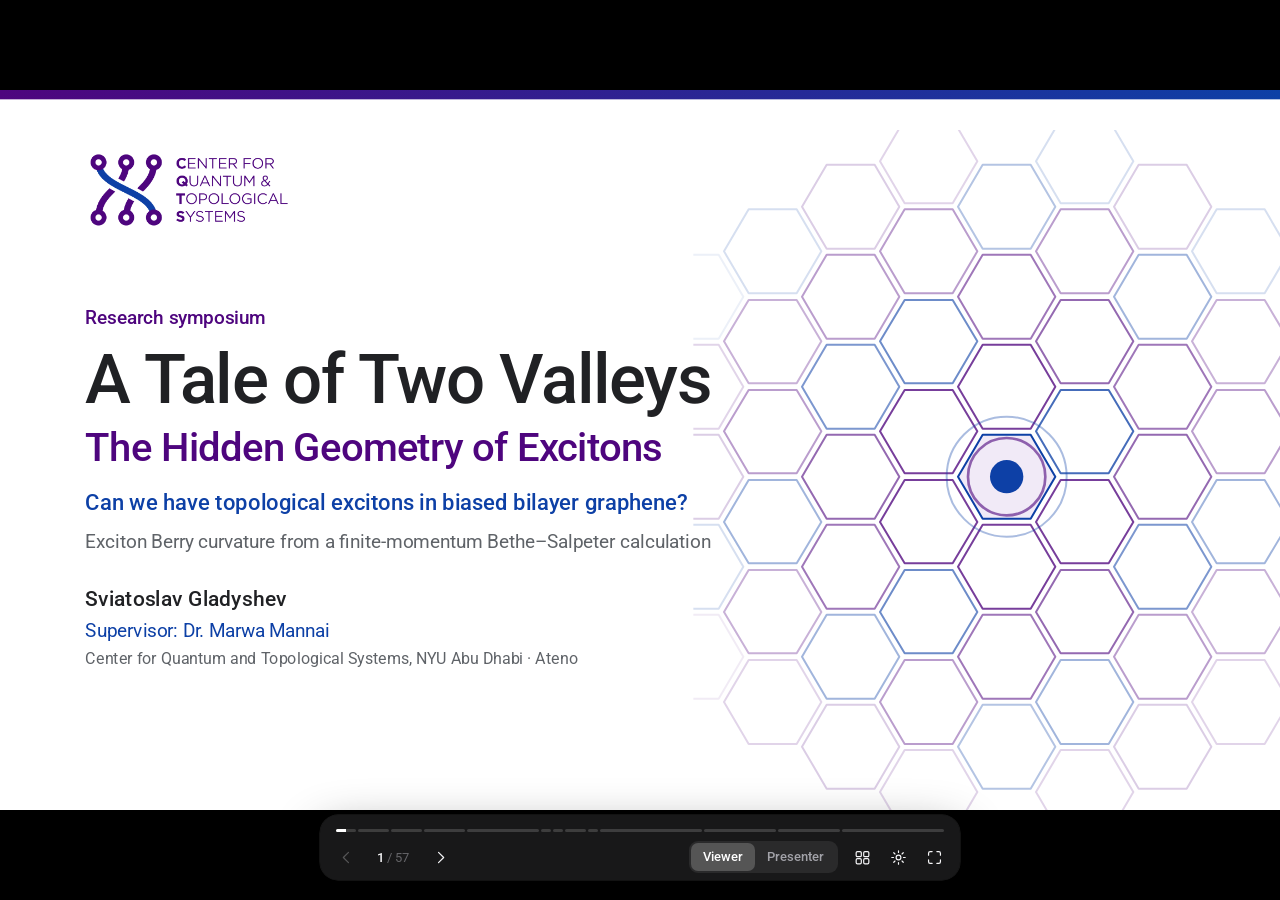
<file: index.html>
<!doctype html>
<html lang="en">
<head>
<meta charset="utf-8">
<meta name="viewport" content="width=device-width,initial-scale=1">
<title>A Tale of Two Valleys: The Hidden Geometry of Excitons</title>
<meta name="description" content="Research symposium talk, Center for Quantum and Topological Systems, NYU Abu Dhabi">
<meta name="theme-color" content="#000000">
<meta property="og:type" content="website">
<meta property="og:title" content="A Tale of Two Valleys: The Hidden Geometry of Excitons">
<meta property="og:description" content="Research symposium talk, Center for Quantum and Topological Systems, NYU Abu Dhabi">
<meta property="og:image" content="https://sviatoslavgladyshev.github.io/cqts-exciton-talk/thumbs/cover.jpg">
<link rel="icon" type="image/png" href="assets/favicon.png">
<link rel="apple-touch-icon" href="assets/apple-touch-icon.png">
<link rel="stylesheet" href="fonts/roboto.css">
<style>
/* ---------- page ---------- */
*{box-sizing:border-box}
:root{
  --ui:-apple-system,BlinkMacSystemFont,"SF Pro Text","Segoe UI",Roboto,"Helvetica Neue",Arial,sans-serif;
  --ease:cubic-bezier(.32,.72,0,1);
  --ink:#f5f5f7;--ink-2:rgba(235,235,245,.62);--ink-3:rgba(235,235,245,.36);
  --tint:#0a84ff;
}
html,body{margin:0;height:100%;overflow:hidden;font-family:var(--ui);-webkit-font-smoothing:antialiased;
  background:#000;}
body.idle{cursor:none}
#stage{position:fixed;inset:0;overflow:hidden}
#deck{position:absolute;left:50%;top:50%;width:1920px;height:1080px;transform-origin:center center;background:#fff;overflow:hidden;border-radius:14px;
  opacity:0;transition:opacity .7s ease}
body.ready #deck{opacity:1}
:fullscreen #deck{border-radius:0;box-shadow:none}
body.full #deck{border-radius:0;box-shadow:none}

/* ---------- slide content defaults (matches the slide format) ---------- */
.slide{position:absolute;left:0;top:0;width:1920px;height:1080px;overflow:hidden;visibility:hidden;opacity:0;
  transition:opacity .45s ease,transform .62s var(--ease),visibility 0s linear .62s}
.slide.active{visibility:visible;opacity:1;transition:opacity .45s ease,transform .62s var(--ease),visibility 0s}
.slide p,.slide h1,.slide h2,.slide h3,.slide ul,.slide ol{margin:0}
.slide h1{font-size:96px;font-weight:600;line-height:1.1}
.slide h2{font-size:64px;font-weight:600;line-height:1.15}
.slide h3{font-size:44px;font-weight:600;line-height:1.2}
.slide p{font-size:32px;line-height:1.4}
.slide img{display:block}
.slide table{border-collapse:collapse;width:100%}
.slide th,.slide td{padding:.35em .6em;text-align:left;border-bottom:1px solid #DADCE0;vertical-align:top}
.slide aside{display:none}
.slide .embed{background:#fff;pointer-events:none}

/* ---------- surfaces ---------- */
.glass{background:rgba(30,30,32,.8);-webkit-backdrop-filter:saturate(180%) blur(30px);backdrop-filter:saturate(180%) blur(30px);
  box-shadow:0 0 0 .5px rgba(255,255,255,.14),0 16px 48px rgba(0,0,0,.45);color:var(--ink)}
button{font-family:inherit}

/* ---------- control bar ---------- */
#bar{position:fixed;left:50%;bottom:20px;width:min(640px,calc(100vw - 24px));transform:translateX(-50%);padding:9px 8px 6px;border-radius:18px;z-index:10;
  transition:opacity .34s ease,transform .5s var(--ease);font-size:13px;user-select:none;-webkit-user-select:none}
body.idle #bar{opacity:0;transform:translate(-50%,10px);pointer-events:none}
#row{display:flex;align-items:center;gap:0;margin-top:4px}
#bar button{all:unset;box-sizing:border-box;position:relative;width:36px;height:34px;display:grid;place-items:center;border-radius:9px;cursor:pointer;color:var(--ink);
  transition:background .16s,opacity .16s;-webkit-tap-highlight-color:transparent}
#bar button svg{width:19px;height:19px;fill:none;stroke:currentColor;stroke-width:1.5;stroke-linecap:round;stroke-linejoin:round}
#bar button:hover{background:rgba(255,255,255,.1)}
#bar button:focus-visible{outline:2px solid var(--tint);outline-offset:1px}
#bar button:disabled{opacity:.28;cursor:default;background:none}
#count{min-width:58px;text-align:center;font-variant-numeric:tabular-nums;color:var(--ink);font-weight:500;white-space:nowrap}
#count i{font-style:normal;color:var(--ink-3);font-weight:400}

/* Viewer | Presenter */
#bstat{display:flex;gap:12px;align-items:center;flex:1;min-width:0;padding:0 10px;overflow:hidden}
#bstat .st{color:var(--ink-2);font-size:12.5px}
#seg{display:flex;flex:none;padding:2px;margin:0 6px 0 auto;border-radius:9px;background:rgba(255,255,255,.08)}
#bar #seg button{width:auto;height:28px;padding:0 12px;border-radius:7px;font-size:13px;font-weight:500;color:var(--ink-2);display:block;line-height:28px}
#bar #seg button:hover{background:none;color:var(--ink)}
#bar #seg button.on{background:rgba(255,255,255,.2);color:#fff}

/* timeline */
#scrub{display:flex;gap:2px;height:12px;align-items:center;cursor:pointer;padding:0 8px;touch-action:none}
.ch{position:relative;height:3px;flex:var(--n) 1 0;border-radius:3px;background:rgba(255,255,255,.16);overflow:hidden;transition:height .18s var(--ease)}
.ch b{position:absolute;inset:0 auto 0 0;width:0;background:#fff;transition:width .35s var(--ease)}
#scrub:hover .ch{height:6px}
#peek{position:fixed;width:240px;padding:5px;border-radius:14px;z-index:11;opacity:0;pointer-events:none;transform:translateY(4px);transition:opacity .14s,transform .22s var(--ease);font-size:12px}
#peek.on{opacity:1;transform:none}
#peek img{display:block;width:100%;aspect-ratio:16/9;border-radius:10px;background:#fff}
#peek div{padding:6px 6px 3px;color:var(--ink);font-weight:500;white-space:nowrap;overflow:hidden;text-overflow:ellipsis}
#peek span{color:var(--ink-3);font-variant-numeric:tabular-nums;margin-right:6px}

/* notes in Viewer */
#notes{white-space:pre-line;position:fixed;left:50%;bottom:112px;transform:translate(-50%,8px);width:min(640px,calc(100vw - 24px));max-height:34vh;overflow:auto;border-radius:18px;padding:16px 20px;
  font-size:16px;line-height:1.5;opacity:0;visibility:hidden;transition:opacity .2s,transform .4s var(--ease),visibility 0s linear .2s,bottom .5s var(--ease);z-index:9}
body.show-notes #notes{opacity:1;visibility:visible;transform:translateX(-50%);transition:opacity .2s,transform .4s var(--ease),visibility 0s,bottom .5s var(--ease)}
body.idle #notes{bottom:20px}

/* all slides */
#grid{position:fixed;inset:0;overflow:auto;z-index:20;padding:clamp(20px,4vw,56px);background:rgba(0,0,0,.92);-webkit-backdrop-filter:blur(30px);backdrop-filter:blur(30px);
  opacity:0;visibility:hidden;transition:opacity .24s ease,visibility 0s linear .24s;color:var(--ink)}
body.show-grid #grid{opacity:1;visibility:visible;transition:opacity .24s ease,visibility 0s}
#gridin{max-width:1480px;margin:0 auto}
#grid h2{margin:36px 0 14px;font-size:13px;font-weight:500;color:var(--ink-3)}
#grid h2:first-child{margin-top:0}
.tiles{display:grid;grid-template-columns:repeat(auto-fill,minmax(236px,1fr));gap:24px 20px}
#grid a{display:block;color:var(--ink);text-decoration:none;font-size:13px;outline:none;-webkit-tap-highlight-color:transparent}
#grid a img{width:100%;aspect-ratio:16/9;border-radius:9px;display:block;background:#fff;transition:transform .3s var(--ease)}
#grid a:hover img{transform:scale(1.015)}
#grid a.cur img{box-shadow:0 0 0 2px #000,0 0 0 3.5px rgba(255,255,255,.5)}
#grid a.sel img,#grid a:focus-visible img{box-shadow:0 0 0 2px #000,0 0 0 4px var(--tint)}
#grid a span{display:flex;gap:7px;margin-top:8px;line-height:1.3;color:var(--ink-2)}
#grid a span b{font-weight:400;color:var(--ink-3);font-variant-numeric:tabular-nums}

/* sheets */
.scrim{position:fixed;inset:0;z-index:40;display:grid;place-items:center;padding:16px;background:rgba(0,0,0,.45);opacity:0;visibility:hidden;transition:opacity .22s,visibility 0s linear .22s}
body.show-start #start,body.show-remote #remote,body.show-help #help{opacity:1;visibility:visible;transition:opacity .22s,visibility 0s}
.sheet{width:min(440px,100%);max-height:calc(100vh - 32px);overflow:auto;padding:20px;border-radius:22px;background:#1c1c1e;box-shadow:0 0 0 .5px rgba(255,255,255,.1),0 24px 70px rgba(0,0,0,.6);color:var(--ink);transform:scale(.97);transition:transform .4s var(--ease)}
body.show-start #start .sheet,body.show-remote #remote .sheet,body.show-help #help .sheet{transform:none}
.sheethead{display:flex;align-items:center;justify-content:space-between;margin-bottom:14px}
.sheet h2{margin:0;font-size:17px;font-weight:600;letter-spacing:-.01em}
.link{all:unset;cursor:pointer;font-size:15px;font-weight:400;color:var(--tint)}
.link:focus-visible{outline:2px solid var(--tint);outline-offset:2px}
.quiet{color:var(--ink-2);font-size:13px}
#dstatus{margin:0 0 12px;font-size:13px;line-height:1.45;color:var(--ink-2)}
#dstatus:empty{display:none}

/* grouped list, as in System Settings */
.group{border-radius:11px;background:#2c2c2e;overflow:hidden;margin-bottom:14px}
.group[hidden]{display:none}
.rowi>span:first-child{flex:none;max-width:100%}
#picker .rowi>span:first-child{flex:1}
.rowi{all:unset;box-sizing:border-box;display:flex;align-items:center;justify-content:space-between;gap:14px;width:100%;min-height:42px;padding:8px 13px;font-size:14px;color:var(--ink)}
.rowi[hidden]{display:none}
.rowi+.rowi{box-shadow:inset 0 .5px 0 rgba(255,255,255,.1)}
button.rowi{cursor:pointer}
button.rowi:hover{background:rgba(255,255,255,.05)}
button.rowi:focus-visible{outline:2px solid var(--tint);outline-offset:-2px}
.val{color:var(--ink-2);display:flex;align-items:center;gap:7px;min-width:0;text-align:right;overflow-wrap:anywhere;line-height:1.3}
.chev::after{content:"›";margin-left:2px;color:var(--ink-3);font-size:17px;line-height:1}
.val.ok{color:var(--ink)}
.val.ok::before{content:"";width:7px;height:7px;border-radius:50%;background:#30d158}
.grouplabel{margin:0 0 6px 13px;font-size:12px;color:var(--ink-3)}
.grouplabel[hidden]{display:none}
#picker:empty{display:none}
#picker .rowi span:first-child{min-width:0;overflow-wrap:anywhere;line-height:1.3}
#picker .rowi::after{content:"";flex:none;width:16px;height:16px;background:no-repeat center/contain}
#picker .rowi.on::after{background-image:url("data:image/svg+xml,%3Csvg xmlns='http://www.w3.org/2000/svg' viewBox='0 0 16 16'%3E%3Cpath d='m3 8.500 3.300 3.300L13 4.500' fill='none' stroke='%230a84ff' stroke-width='2' stroke-linecap='round' stroke-linejoin='round'/%3E%3C/svg%3E")}
#sfull{all:unset;flex:none;position:relative;width:40px;height:24px;border-radius:12px;cursor:pointer;background:rgba(255,255,255,.18);transition:background .2s}
#sfull::after{content:"";position:absolute;left:2px;top:2px;width:20px;height:20px;border-radius:50%;background:#fff;box-shadow:0 1px 2px rgba(0,0,0,.35);transition:transform .26s var(--ease)}
#sfull[aria-checked=true]{background:#30d158}
#sfull[aria-checked=true]::after{transform:translateX(16px)}
#sfull:focus-visible{outline:2px solid var(--tint);outline-offset:2px}
.mini{display:flex;gap:6px}
.mini button{all:unset;cursor:pointer;min-width:30px;padding:4px 10px;border-radius:7px;text-align:center;font-size:13px;color:var(--ink);background:rgba(255,255,255,.1)}
.mini button:hover{background:rgba(255,255,255,.17)}
.mini button:focus-visible{outline:2px solid var(--tint)}
#modes{display:grid;grid-template-columns:1fr 1fr;gap:8px}
#modes[hidden]{display:none}
.btn{all:unset;box-sizing:border-box;cursor:pointer;display:block;text-align:center;padding:10px;border-radius:10px;font-size:14px;font-weight:500;color:var(--ink);background:rgba(255,255,255,.1);transition:background .16s}
.btn:hover{background:rgba(255,255,255,.16)}
.btn.primary{background:#f5f5f7;color:#000}
.btn.primary:hover{background:#fff}
.btn:focus-visible{outline:2px solid var(--tint);outline-offset:2px}
.btn[hidden]{display:none}
#clkrow .val{margin-left:auto}
#clkfind[hidden]{display:none}
#mreset{display:block;margin:14px auto 0;font-size:13px;color:var(--ink-3)}
#mreset:hover{color:var(--ink-2)}

/* remote */
#remote .sheet{width:min(340px,100%);text-align:center}
#remote .sheethead{justify-content:flex-end;margin-bottom:0}
#rqrwrap{position:relative;width:196px;margin:0 auto 18px}
#rqr{background:#fff;padding:12px;border-radius:14px;aspect-ratio:1;display:grid;place-items:center;color:#202124;font-size:13px}
#rqr svg{width:100%;height:100%;display:block}
#remote h2{font-size:19px}
#rhint{margin:5px 0 14px;font-size:13px;line-height:1.4;color:var(--ink-2)}
#rdevs{text-align:left}
#rdevs:empty{display:none}
#rstatus{display:none}
#rfoot{display:flex;justify-content:center;gap:18px;font-size:13px}
#rfoot button{all:unset;cursor:pointer;color:var(--ink-3)}
#rfoot button:hover{color:var(--ink-2)}
#rfoot button:focus-visible{outline:2px solid var(--tint);outline-offset:2px}
#rok{position:absolute;inset:0;display:grid;place-items:center;border-radius:14px;background:rgba(255,255,255,.96);opacity:0;pointer-events:none}
#rok svg{width:64px;height:64px;fill:#30d158}
#rok path{fill:none;stroke:#fff;stroke-width:4.5;stroke-linecap:round;stroke-linejoin:round;stroke-dasharray:40;stroke-dashoffset:40}
#rok.on{animation:rokfade 2.2s ease both}
#rok.on svg{animation:rokpop .5s cubic-bezier(.34,1.4,.64,1) both}
#rok.on path{animation:rokdraw .36s .2s ease forwards}
@keyframes rokfade{0%{opacity:0}8%,80%{opacity:1}100%{opacity:0}}
@keyframes rokpop{from{transform:scale(.5)}to{transform:none}}
@keyframes rokdraw{to{stroke-dashoffset:0}}

/* shortcuts */
#help .sheet{width:min(400px,100%)}
#help dl{display:grid;grid-template-columns:1fr auto;gap:9px 20px;margin:0;font-size:13.5px;align-items:center;color:var(--ink-2)}
#help dd{margin:0;text-align:right;white-space:nowrap}
kbd{display:inline-block;min-width:22px;padding:2px 6px;margin-left:3px;border-radius:5px;background:rgba(255,255,255,.1);font:500 12px var(--ui);text-align:center;color:var(--ink)}
#jump{position:fixed;left:50%;top:18px;transform:translate(-50%,-6px);padding:8px 15px;border-radius:999px;font-size:13px;font-weight:500;font-variant-numeric:tabular-nums;z-index:45;opacity:0;pointer-events:none;transition:opacity .18s,transform .36s var(--ease)}
#jump.on{opacity:1;transform:translate(-50%,0)}
#jump i{font-style:normal;color:var(--ink-2);font-weight:400;margin-right:6px}
#black{position:fixed;inset:0;background:#000;z-index:15;opacity:0;pointer-events:none;transition:opacity .4s ease}
body.black #black{opacity:1;pointer-events:auto}

/* laser pointer, placed in slide coordinates */
#laser{position:absolute;left:-17px;top:-17px;width:34px;height:34px;border-radius:50%;z-index:50;pointer-events:none;opacity:0;transition:opacity .14s;will-change:transform;
  background:radial-gradient(circle,#fff 0,#ff3b30 26%,rgba(255,59,48,.7) 42%,rgba(255,59,48,0) 72%)}
#laser.on{opacity:1}
/* results slides: a dot travels along each pipeline arrow while the slide is showing */
.flow{opacity:0}
.slide.active .flow{animation:flow 1.8s linear infinite}
@keyframes flow{0%{transform:translateX(0);opacity:0}15%{opacity:1}85%{opacity:1}100%{transform:translateX(44px);opacity:0}}
.slide.active .kb{animation:kb 22s ease-out both}
@keyframes kb{from{transform:scale(1.12) translateX(30px)}to{transform:none}}
.slide.active .glow{animation:glow 3.2s ease-in-out infinite}
@keyframes glow{50%{filter:drop-shadow(0 0 18px rgba(78,5,126,.55))}}
/* ink drawn from the phone, kept per slide */
#ink{position:absolute;inset:0;width:1920px;height:1080px;z-index:49;pointer-events:none;overflow:visible}
#ink path{fill:none;stroke-width:7;stroke-linecap:round;stroke-linejoin:round}

/* the slides window */
body.audience,body.audience #stage{cursor:none;background:#000}
body.audience #bar,body.audience #notes,body.audience #jump,body.audience #peek{display:none}

/* ---------- presenter view ---------- */
#phead,#pv,#pnotes{display:none}
body.presenter{cursor:auto}
body.presenter .slide,body.presenter .slide.active{transition:none!important}
body.presenter #stage{right:40%;top:68px;bottom:92px}
body.presenter #deck{border-radius:10px}
body.presenter #bar{left:30%;bottom:18px;background:none;-webkit-backdrop-filter:none;backdrop-filter:none;box-shadow:none}
body.presenter #notes,body.presenter #bstat{display:none}
body.presenter #bar{width:min(520px,calc(60vw - 32px))}
body.presenter #seg{margin:0 auto}
body.presenter #phead{display:flex;position:fixed;left:0;right:0;top:0;height:68px;align-items:center;gap:22px;padding:0 28px 0 32px;color:var(--ink)}
#timer{all:unset;cursor:pointer;font-size:32px;font-weight:300;letter-spacing:-.01em;font-variant-numeric:tabular-nums}
#timer.paused{color:var(--ink-3)}
#clock{font-size:15px;color:var(--ink-3);font-variant-numeric:tabular-nums}
#rehearse{flex:1;min-width:0;font-size:13px;line-height:1.3;color:var(--ink-3);overflow-wrap:anywhere}
#pfs{all:unset;flex:none;cursor:pointer;padding:6px 12px;border-radius:8px;font-size:13px;font-weight:500;color:#000;background:#f5f5f7}
#pfs[hidden],#ppush[hidden]{display:none}
#ppush{all:unset;flex:none;cursor:pointer;padding:6px 12px;border-radius:8px;font-size:13px;font-weight:500;color:#fff;background:#4E057E}
#ppush.wait{background:#E37400}
#ppush:focus-visible{outline:2px solid var(--tint);outline-offset:2px}
#pfs:focus-visible{outline:2px solid var(--tint);outline-offset:2px}
#pstat{display:flex;align-items:center;gap:16px;flex:none}
#pdevs,#pclk{all:unset;cursor:pointer;display:inline-flex;align-items:center;gap:16px;font-size:14px;color:var(--ink-2);white-space:nowrap}
#pclk{gap:8px}
#pdevs:focus-visible,#pclk:focus-visible{outline:2px solid var(--tint);outline-offset:3px}
#pdevs .st,#pclk{font-size:14px;color:var(--ink-2)}
#pdevs .st{gap:8px}
#pclk i,#pdevs i{width:8px;height:8px}
#pdevs .st.on,#pclk.on{color:var(--ink)}
#pclk i{border-radius:50%;box-shadow:inset 0 0 0 1.2px var(--ink-3)}
#pclk.on i{background:#30d158;box-shadow:none}
#pdevs .st i{box-shadow:inset 0 0 0 1.2px var(--ink-3);background:none}
#pdevs .st.on i{background:#30d158;box-shadow:none}
#pclk.ping i{animation:stping .6s var(--ease)}
.st{display:inline-flex;align-items:center;gap:6px;font-size:13px;color:var(--ink-3);white-space:nowrap}
.st i{width:6px;height:6px;border-radius:50%;background:rgba(255,255,255,.2)}
.st.on{color:var(--ink-2)}
.st.on i{background:#30d158}
.st.off i{background:rgba(255,255,255,.2)}
.st.ping i{animation:stping .6s var(--ease)}
@keyframes stping{0%{transform:scale(1)}40%{transform:scale(2.2)}100%{transform:scale(1)}}
#pgear{all:unset;cursor:pointer;display:grid;place-items:center;width:32px;height:32px;border-radius:8px;color:var(--ink-2)}
#pgear:hover{background:rgba(255,255,255,.1);color:var(--ink)}
#pgear:focus-visible{outline:2px solid var(--tint)}
#pgear svg{width:19px;height:19px;fill:none;stroke:currentColor;stroke-width:1.5;stroke-linecap:round;stroke-linejoin:round}
body.presenter #pv{display:block;position:fixed;right:0;top:68px;width:40%;padding:16px 32px 0 12px;color:var(--ink)}
#pv .lab{font-size:13px;color:var(--ink-3);margin-bottom:8px}
#nextwrap{position:relative;width:100%;aspect-ratio:16/9;border-radius:8px;overflow:hidden;background:#fff;display:grid;place-items:center;color:var(--ink-3);font-size:14px}
#nextwrap .slide{visibility:visible;opacity:1;transition:none;transform-origin:0 0;pointer-events:none}
#nextwrap.end{background:rgba(255,255,255,.05)}
body.presenter #pnotes{white-space:pre-line;display:block;position:fixed;right:0;bottom:0;width:40%;top:calc(68px + 16px + 26px + (40vw - 44px) * .5625 + 20px);overflow:auto;padding:0 32px 24px 12px;font-size:var(--notes,22px);line-height:1.45;letter-spacing:-.006em;color:var(--ink)}

/* ---------- small screens ---------- */
@media (max-width:720px){
  #seg,#bstat,#bar #bpres{display:none}
  #row{justify-content:space-between}
  #count{flex:1}
  #deck{border-radius:8px}
  #bar{bottom:calc(10px + env(safe-area-inset-bottom))}
  .tiles{grid-template-columns:repeat(auto-fill,minmax(150px,1fr));gap:18px 14px}
}
@media (hover:none){#scrub:hover .ch{height:3px}#peek{display:none}}

/* print: one slide per page */
@page{size:1920px 1080px;margin:0}
@media print{
  html,body{overflow:visible;background:#fff}
  #bar,#notes,#grid,#phead,#pv,#pnotes,#help,#jump,#black,#peek,#start,#seg,#remote,#laser,#ink{display:none!important}
  #stage{position:static}
  #deck{position:static;transform:none!important;box-shadow:none;width:auto;height:auto;overflow:visible;border-radius:0;opacity:1}
  .slide{position:relative;visibility:visible;opacity:1!important;transform:none!important;page-break-after:always;break-after:page}
  .slide [data-build-in]{opacity:1!important;transform:none!important}
}
@media (prefers-reduced-motion:reduce){.slide,.slide.active,#bar,#notes,#help,#gridin{transition:none}}
</style>
</head>
<body>
<div id="stage"><div id="deck">
<section class="slide" id="cover" data-section="Introduction" data-transition="fade" style="background:#FFFFFF;color:#202124;font-family:'Roboto', Arial, sans-serif;padding:240px 128px 128px;display:flex;flex-direction:column;justify-content:center">
<div style="position:absolute;left:0;top:0;width:1920px;height:14px;background:linear-gradient(90deg, #4E057E 0%, #0D40A6 100%)"></div>
<svg aria-label="Honeycomb lattice motif with a highlighted exciton site" width="880" height="1020" viewBox="0 0 880 1020" style="position:absolute;left:1040px;top:60px;width:880px;height:1020px"><polygon points="75,250 38,313 -34,313 -71,250 -34,187 38,187" fill="none" stroke="#0D40A6" stroke-width="3" stroke-linejoin="round" opacity="0.08"/><polygon points="75,385 38,448 -34,448 -71,385 -34,322 38,322" fill="none" stroke="#4E057E" stroke-width="3" stroke-linejoin="round" opacity="0.17"/><polygon points="75,520 38,583 -34,583 -71,520 -34,457 38,457" fill="none" stroke="#4E057E" stroke-width="3" stroke-linejoin="round" opacity="0.20"/><polygon points="75,655 38,718 -34,718 -71,655 -34,592 38,592" fill="none" stroke="#0D40A6" stroke-width="3" stroke-linejoin="round" opacity="0.17"/><polygon points="75,790 38,853 -34,853 -71,790 -34,727 38,727" fill="none" stroke="#4E057E" stroke-width="3" stroke-linejoin="round" opacity="0.08"/><polygon points="192,182 155,245 83,245 46,182 83,119 155,119" fill="none" stroke="#0D40A6" stroke-width="3" stroke-linejoin="round" opacity="0.17"/><polygon points="192,317 155,380 83,380 46,317 83,255 155,255" fill="none" stroke="#4E057E" stroke-width="3" stroke-linejoin="round" opacity="0.31"/><polygon points="192,452 155,515 83,515 46,452 83,390 155,390" fill="none" stroke="#4E057E" stroke-width="3" stroke-linejoin="round" opacity="0.39"/><polygon points="192,588 155,650 83,650 46,588 83,525 155,525" fill="none" stroke="#0D40A6" stroke-width="3" stroke-linejoin="round" opacity="0.39"/><polygon points="192,723 155,785 83,785 46,723 83,660 155,660" fill="none" stroke="#4E057E" stroke-width="3" stroke-linejoin="round" opacity="0.31"/><polygon points="192,858 155,921 83,921 46,858 83,795 155,795" fill="none" stroke="#4E057E" stroke-width="3" stroke-linejoin="round" opacity="0.17"/><polygon points="309,115 272,178 200,178 163,115 200,52 272,52" fill="none" stroke="#4E057E" stroke-width="3" stroke-linejoin="round" opacity="0.20"/><polygon points="309,250 272,313 200,313 163,250 200,187 272,187" fill="none" stroke="#4E057E" stroke-width="3" stroke-linejoin="round" opacity="0.39"/><polygon points="309,385 272,448 200,448 163,385 200,322 272,322" fill="none" stroke="#0D40A6" stroke-width="3" stroke-linejoin="round" opacity="0.54"/><polygon points="309,520 272,583 200,583 163,520 200,457 272,457" fill="none" stroke="#4E057E" stroke-width="3" stroke-linejoin="round" opacity="0.60"/><polygon points="309,655 272,718 200,718 163,655 200,592 272,592" fill="none" stroke="#4E057E" stroke-width="3" stroke-linejoin="round" opacity="0.54"/><polygon points="309,790 272,853 200,853 163,790 200,727 272,727" fill="none" stroke="#0D40A6" stroke-width="3" stroke-linejoin="round" opacity="0.39"/><polygon points="309,925 272,988 200,988 163,925 200,862 272,862" fill="none" stroke="#4E057E" stroke-width="3" stroke-linejoin="round" opacity="0.20"/><polygon points="426,47 389,110 317,110 280,47 317,-16 389,-16" fill="none" stroke="#4E057E" stroke-width="3" stroke-linejoin="round" opacity="0.17"/><polygon points="426,182 389,245 317,245 280,182 317,119 389,119" fill="none" stroke="#4E057E" stroke-width="3" stroke-linejoin="round" opacity="0.39"/><polygon points="426,317 389,380 317,380 280,317 317,255 389,255" fill="none" stroke="#0D40A6" stroke-width="3" stroke-linejoin="round" opacity="0.60"/><polygon points="426,452 389,515 317,515 280,452 317,390 389,390" fill="none" stroke="#4E057E" stroke-width="3" stroke-linejoin="round" opacity="0.77"/><polygon points="426,588 389,650 317,650 280,588 317,525 389,525" fill="none" stroke="#4E057E" stroke-width="3" stroke-linejoin="round" opacity="0.77"/><polygon points="426,723 389,785 317,785 280,723 317,660 389,660" fill="none" stroke="#0D40A6" stroke-width="3" stroke-linejoin="round" opacity="0.60"/><polygon points="426,858 389,921 317,921 280,858 317,795 389,795" fill="none" stroke="#4E057E" stroke-width="3" stroke-linejoin="round" opacity="0.39"/><polygon points="426,993 389,1056 317,1056 280,993 317,930 389,930" fill="none" stroke="#4E057E" stroke-width="3" stroke-linejoin="round" opacity="0.17"/><polygon points="543,115 506,178 434,178 397,115 434,52 506,52" fill="none" stroke="#0D40A6" stroke-width="3" stroke-linejoin="round" opacity="0.31"/><polygon points="543,250 506,313 434,313 397,250 434,187 506,187" fill="none" stroke="#4E057E" stroke-width="3" stroke-linejoin="round" opacity="0.54"/><polygon points="543,385 506,448 434,448 397,385 434,322 506,322" fill="none" stroke="#4E057E" stroke-width="3" stroke-linejoin="round" opacity="0.77"/><polygon points="543,520 506,583 434,583 397,520 434,457 506,457" fill="#F1EAF7" stroke="#0D40A6" stroke-width="3" stroke-linejoin="round" opacity="1.00"/><polygon points="543,655 506,718 434,718 397,655 434,592 506,592" fill="none" stroke="#4E057E" stroke-width="3" stroke-linejoin="round" opacity="0.77"/><polygon points="543,790 506,853 434,853 397,790 434,727 506,727" fill="none" stroke="#4E057E" stroke-width="3" stroke-linejoin="round" opacity="0.54"/><polygon points="543,925 506,988 434,988 397,925 434,862 506,862" fill="none" stroke="#0D40A6" stroke-width="3" stroke-linejoin="round" opacity="0.31"/><polygon points="660,47 623,110 551,110 514,47 551,-16 623,-16" fill="none" stroke="#0D40A6" stroke-width="3" stroke-linejoin="round" opacity="0.17"/><polygon points="660,182 623,245 551,245 514,182 551,119 623,119" fill="none" stroke="#4E057E" stroke-width="3" stroke-linejoin="round" opacity="0.39"/><polygon points="660,317 623,380 551,380 514,317 551,255 623,255" fill="none" stroke="#4E057E" stroke-width="3" stroke-linejoin="round" opacity="0.60"/><polygon points="660,452 623,515 551,515 514,452 551,390 623,390" fill="none" stroke="#0D40A6" stroke-width="3" stroke-linejoin="round" opacity="0.77"/><polygon points="660,588 623,650 551,650 514,588 551,525 623,525" fill="none" stroke="#4E057E" stroke-width="3" stroke-linejoin="round" opacity="0.77"/><polygon points="660,723 623,785 551,785 514,723 551,660 623,660" fill="none" stroke="#4E057E" stroke-width="3" stroke-linejoin="round" opacity="0.60"/><polygon points="660,858 623,921 551,921 514,858 551,795 623,795" fill="none" stroke="#0D40A6" stroke-width="3" stroke-linejoin="round" opacity="0.39"/><polygon points="660,993 623,1056 551,1056 514,993 551,930 623,930" fill="none" stroke="#4E057E" stroke-width="3" stroke-linejoin="round" opacity="0.17"/><polygon points="777,115 740,178 668,178 631,115 668,52 740,52" fill="none" stroke="#4E057E" stroke-width="3" stroke-linejoin="round" opacity="0.20"/><polygon points="777,250 740,313 668,313 631,250 668,187 740,187" fill="none" stroke="#0D40A6" stroke-width="3" stroke-linejoin="round" opacity="0.39"/><polygon points="777,385 740,448 668,448 631,385 668,322 740,322" fill="none" stroke="#4E057E" stroke-width="3" stroke-linejoin="round" opacity="0.54"/><polygon points="777,520 740,583 668,583 631,520 668,457 740,457" fill="none" stroke="#4E057E" stroke-width="3" stroke-linejoin="round" opacity="0.60"/><polygon points="777,655 740,718 668,718 631,655 668,592 740,592" fill="none" stroke="#0D40A6" stroke-width="3" stroke-linejoin="round" opacity="0.54"/><polygon points="777,790 740,853 668,853 631,790 668,727 740,727" fill="none" stroke="#4E057E" stroke-width="3" stroke-linejoin="round" opacity="0.39"/><polygon points="777,925 740,988 668,988 631,925 668,862 740,862" fill="none" stroke="#4E057E" stroke-width="3" stroke-linejoin="round" opacity="0.20"/><polygon points="894,182 857,245 785,245 748,182 785,119 857,119" fill="none" stroke="#0D40A6" stroke-width="3" stroke-linejoin="round" opacity="0.17"/><polygon points="894,317 857,380 785,380 748,317 785,255 857,255" fill="none" stroke="#4E057E" stroke-width="3" stroke-linejoin="round" opacity="0.31"/><polygon points="894,452 857,515 785,515 748,452 785,390 857,390" fill="none" stroke="#4E057E" stroke-width="3" stroke-linejoin="round" opacity="0.39"/><polygon points="894,588 857,650 785,650 748,588 785,525 857,525" fill="none" stroke="#0D40A6" stroke-width="3" stroke-linejoin="round" opacity="0.39"/><polygon points="894,723 857,785 785,785 748,723 785,660 857,660" fill="none" stroke="#4E057E" stroke-width="3" stroke-linejoin="round" opacity="0.31"/><polygon points="894,858 857,921 785,921 748,858 785,795 857,795" fill="none" stroke="#4E057E" stroke-width="3" stroke-linejoin="round" opacity="0.17"/><circle cx="470" cy="520" r="90" fill="none" stroke="#0D40A6" stroke-width="3" opacity=".35"/><circle cx="470" cy="520" r="58" fill="none" stroke="#4E057E" stroke-width="4" opacity=".6"/><circle cx="470" cy="520" r="25" fill="#0D40A6"/></svg>
<img src="assets/cqts-logo.png" alt="Center for Quantum and Topological Systems logo" style="position:absolute;left:120px;top:80px;width:328px;height:140px;object-fit:contain">
<div style="display:flex;flex-direction:column;gap:20px;width:1000px">
<p style="font-size:28px;font-weight:500;color:#4E057E">Research symposium</p>
<h1 style="font-size:104px;font-weight:500;letter-spacing:-2.5px;line-height:1.02;color:#202124">A Tale of Two Valleys<span style="display:block;font-size:60px;letter-spacing:-1px;line-height:1.15;padding-top:14px;color:#4E057E">The Hidden Geometry of Excitons</span></h1>
<p style="font-size:33px;font-weight:500;line-height:1.25;color:#0D40A6;padding-top:8px">Can we have topological excitons in biased bilayer graphene?</p>
<p style="font-size:28px;line-height:1.35;color:#5F6368">Exciton Berry curvature from a finite-momentum Bethe–Salpeter calculation</p>
<div style="display:flex;flex-direction:column;gap:6px;padding-top:24px">
<p style="font-size:32px;font-weight:500;color:#202124">Sviatoslav Gladyshev</p>
<p style="font-size:28px;color:#0D40A6">Supervisor: Dr. Marwa Mannai</p>
<p style="font-size:24px;color:#5F6368">Center for Quantum and Topological Systems, NYU Abu Dhabi  ·  Ateno</p>
</div>
</div>
<aside>[0:20] Title.
The title borrows from Dickens, A Tale of Two Cities: here the two valleys are K and K′, and the hidden geometry is the Berry curvature of the excitons, which, as we will see, comes out opposite in the two valleys.
The question of this talk is in blue: can we have topological excitons in biased bilayer graphene? By that I mean topology or quantum geometry of the exciton states themselves, as functions of the exciton's own centre-of-mass momentum Q, not the well-known topology of the electron bands.
Since the last version of this talk I have carried out the calculation: a finite-momentum Bethe–Salpeter calculation in a four-orbital lattice model, followed by a non-Abelian Berry-curvature calculation for the lowest exciton states. So today the second half of the talk presents actual model results.
I will start from devices that already move excitons and polaritons, go through the electrons and the excitons of biased bilayer graphene, present my calculation, and end with where it could lead. Throughout I will keep four things apart: established electronic topology, published exciton and polariton physics, my own numerical model results, and what is still open. The work is supervised by Dr. Marwa Mannai at CQTS, NYU Abu Dhabi.</aside>
</section>

<section class="slide" id="why-excitons" data-transition="push" style="background:#FFFFFF;color:#202124;font-family:'Roboto', Arial, sans-serif;padding:128px 128px 160px;display:flex;flex-direction:column;justify-content:space-between;gap:48px">
<div style="display:flex;flex-direction:column;gap:12px">
<p style="font-size:24px;font-weight:600;color:#4E057E">Motivation</p>
<h2 style="font-size:72px;font-weight:500;line-height:1.05;letter-spacing:-2px">Why excitons?</h2>
</div>
<div style="display:flex;gap:64px">
<div style="flex:1;display:flex;flex-direction:column;gap:16px"><p style="font-size:72px;font-weight:500;letter-spacing:-2px;color:#0D40A6">Bound.</p><p style="font-size:32px;line-height:1.4;color:#5F6368">An electron and a hole, held by Coulomb attraction. Approximately a boson at low density.</p></div>
<div style="flex:1;display:flex;flex-direction:column;gap:16px"><p style="font-size:72px;font-weight:500;letter-spacing:-2px;color:#D93025">Neutral.</p><p style="font-size:32px;line-height:1.4;color:#5F6368">No net charge current, yet energy and information still move.</p></div>
<div style="flex:1;display:flex;flex-direction:column;gap:16px"><p style="font-size:72px;font-weight:500;letter-spacing:-2px;color:#188038">Geometric.</p><p style="font-size:32px;line-height:1.4;color:#5F6368">Their motion may depend on the geometry of the exciton band.</p></div>
</div>
<p style="font-size:44px;font-weight:600;line-height:1.25;letter-spacing:-1px;width:1500px">Hypothesis: if the composite has its own band geometry, <span style="color:#0D40A6">an electric field could steer how it moves.</span></p>
<img src="assets/cqts-logo.png" alt="Center for Quantum and Topological Systems logo" style="position:absolute;right:120px;bottom:48px;width:131px;height:56px;object-fit:contain">
<p style="position:absolute;right:283px;bottom:64px;width:100px;text-align:right;font-size:24px;color:#5F6368">2</p>
<aside>An exciton is an electron and a hole bound together, so it carries energy but no net charge. That makes it hard to steer with an ordinary voltage. Our hypothesis is that the geometry of the exciton band gives another handle on its motion, and that hypothesis is untested here.</aside>
</section>



<section class="slide" id="devices" data-section="Motivation and applications" data-transition="push" style="background:#FFFFFF;color:#202124;font-family:'Roboto', Arial, sans-serif;padding:128px 128px 160px;display:flex;flex-direction:column;gap:28px">
<div style="display:flex;flex-direction:column;gap:12px;width:1600px"><p style="font-size:24px;font-weight:600;color:#4E057E">Motivation · devices that exist today</p><h2 style="font-size:64px;font-weight:500;line-height:1.05;letter-spacing:-2px">Excitons and polaritons already carry information.</h2></div><div style="display:flex;gap:22px;flex:1"><div data-build-in="rise 1 auto" style="flex:1;min-width:0;background:#F8F9FA;border-radius:20px;padding:22px 24px;display:flex;flex-direction:column;gap:10px"><div style="display:flex;gap:8px;flex-wrap:wrap"><p style="font-size:20px;font-weight:600;color:#FFFFFF;background:#188038;padding:3px 14px;border-radius:999px;white-space:nowrap">Experiment</p><p style="font-size:20px;font-weight:600;color:#188038;border:2px solid #188038;padding:1px 12px;border-radius:999px;white-space:nowrap">Bare excitons</p></div><div style="height:96px;flex:none;display:flex;align-items:center"><svg viewBox="0 0 340 100" width="340" height="100" aria-label="Animated sketch: excitons flowing along a guide through a gate"><rect x="10" y="44" width="320" height="12" rx="6" fill="#E6F4EA"/><rect x="196" y="22" width="14" height="56" rx="4" fill="#188038"><animate attributeName="opacity" values="1;1;0.15;0.15;1" keyTimes="0;0.45;0.5;0.95;1" dur="4s" repeatCount="indefinite"/></rect><text x="203" y="16" text-anchor="middle" font-size="15" fill="#5F6368" font-family="Roboto, Arial">gate</text><circle r="9" cy="50" fill="#188038"><animate attributeName="cx" values="24;186;186;24;186;320" keyTimes="0;0.3;0.45;0.5;0.72;0.95" dur="4s" repeatCount="indefinite"/><animate attributeName="opacity" values="1;1;0;0;1;1;0" keyTimes="0;0.44;0.45;0.5;0.51;0.94;0.95" dur="4s" repeatCount="indefinite"/></circle></svg></div><p style="font-size:30px;font-weight:500;letter-spacing:-0.5px;line-height:1.12">Optoexcitonic switch</p><p style="font-size:40px;font-weight:500;letter-spacing:-1px;line-height:1;color:#4E057E">Gated flow</p><p style="font-size:21px;font-weight:600;color:#5F6368;line-height:1.3">WSe₂ monolayer · room temperature</p><p style="font-size:23px;line-height:1.32">A light-engineered force drives excitons along a 1D guide; a gate switches the flow.</p><p style="font-size:22px;line-height:1.3"><span style="color:#C5221F;font-weight:600">Not:</span> <span style="color:#5F6368">topological, and not graphene.</span></p><p style="font-size:21px;line-height:1.3;margin-top:auto"><a href="https://doi.org/10.1021/acsnano.5c05057" target="_blank" rel="noopener" style="color:#0D40A6;text-decoration:none">Jiang et al., ACS Nano 19, 32123 (2025)</a></p></div><div data-build-in="rise 2 auto" style="flex:1;min-width:0;background:#F8F9FA;border-radius:20px;padding:22px 24px;display:flex;flex-direction:column;gap:10px"><div style="display:flex;gap:8px;flex-wrap:wrap"><p style="font-size:20px;font-weight:600;color:#FFFFFF;background:#188038;padding:3px 14px;border-radius:999px;white-space:nowrap">Experiment</p><p style="font-size:20px;font-weight:600;color:#0D40A6;border:2px solid #0D40A6;padding:1px 12px;border-radius:999px;white-space:nowrap">Polaritons</p></div><div style="height:96px;flex:none;display:flex;align-items:center"><svg viewBox="0 0 340 100" width="340" height="100" aria-label="Animated sketch: a seed cavity switching a transistor cavity"><rect x="30" y="30" width="44" height="44" rx="8" fill="none" stroke="#0D40A6" stroke-width="3"/><text x="52" y="94" text-anchor="middle" font-size="15" fill="#5F6368" font-family="Roboto, Arial">seed</text><rect x="160" y="30" width="44" height="44" rx="8" fill="none" stroke="#0D40A6" stroke-width="3"/><text x="182" y="94" text-anchor="middle" font-size="15" fill="#5F6368" font-family="Roboto, Arial">transistor</text><circle r="7" cy="52" fill="#0D40A6"><animate attributeName="cx" values="52;182;182" keyTimes="0;0.35;1" dur="3s" repeatCount="indefinite"/><animate attributeName="opacity" values="1;1;0;0" keyTimes="0;0.34;0.36;1" dur="3s" repeatCount="indefinite"/></circle><circle cx="182" cy="52" r="8" fill="#0D40A6" opacity="0.25"><animate attributeName="r" values="8;8;30;8" keyTimes="0;0.35;0.6;1" dur="3s" repeatCount="indefinite"/></circle><path d="M214 52 H320" stroke="#0D40A6" stroke-width="4" stroke-linecap="round" stroke-dasharray="6 10"><animate attributeName="opacity" values="0.1;0.1;1;0.1" keyTimes="0;0.38;0.6;1" dur="3s" repeatCount="indefinite"/></path><text x="300" y="40" text-anchor="middle" font-size="15" fill="#5F6368" font-family="Roboto, Arial">60×</text></svg></div><p style="font-size:30px;font-weight:500;letter-spacing:-0.5px;line-height:1.12">Polariton transistor</p><p style="font-size:40px;font-weight:500;letter-spacing:-1px;line-height:1;color:#4E057E">2 × 2 µm²</p><p style="font-size:21px;font-weight:600;color:#5F6368;line-height:1.3">Polymer in silicon-photonics cavities · room temperature</p><p style="font-size:23px;line-height:1.32">Picosecond switching, amplification up to 60×, on a chip.</p><p style="font-size:22px;line-height:1.3"><span style="color:#C5221F;font-weight:600">Not:</span> <span style="color:#5F6368">bare excitons; not topological.</span></p><p style="font-size:21px;line-height:1.3;margin-top:auto"><a href="https://doi.org/10.1038/s41377-025-02050-2" target="_blank" rel="noopener" style="color:#0D40A6;text-decoration:none">Tassan et al., Light Sci. Appl. 15, 65 (2026)</a></p></div><div data-build-in="rise 3 auto" style="flex:1;min-width:0;background:#F8F9FA;border-radius:20px;padding:22px 24px;display:flex;flex-direction:column;gap:10px"><div style="display:flex;gap:8px;flex-wrap:wrap"><p style="font-size:20px;font-weight:600;color:#FFFFFF;background:#188038;padding:3px 14px;border-radius:999px;white-space:nowrap">Experiment</p><p style="font-size:20px;font-weight:600;color:#0D40A6;border:2px solid #0D40A6;padding:1px 12px;border-radius:999px;white-space:nowrap">Polaritons</p></div><div style="height:96px;flex:none;display:flex;align-items:center"><svg viewBox="0 0 340 100" width="340" height="100" aria-label="Animated sketch: a spin-polarized polariton packet flipped by a NOT gate"><rect x="10" y="44" width="320" height="12" rx="6" fill="#F1EAF7"/><g><animateTransform attributeName="transform" type="translate" values="0 0;280 0" dur="3.2s" repeatCount="indefinite"/><circle cx="30" cy="50" r="11" fill="#C5221F"><animate attributeName="fill" values="#C5221F;#C5221F;#0D40A6;#0D40A6" keyTimes="0;0.5;0.52;1" dur="3.2s" repeatCount="indefinite"/></circle><path d="M30 33 a17 17 0 1 1 -12 5" fill="none" stroke="#5F6368" stroke-width="2.5"/></g><rect x="150" y="24" width="50" height="52" rx="8" fill="#FFFFFF" stroke="#4E057E" stroke-width="3"/><text x="175" y="56" text-anchor="middle" font-size="16" font-weight="600" fill="#4E057E" font-family="Roboto, Arial">NOT</text></svg></div><p style="font-size:30px;font-weight:500;letter-spacing:-0.5px;line-height:1.12">Polariton spin logic</p><p style="font-size:40px;font-weight:500;letter-spacing:-1px;line-height:1;color:#4E057E">60 µm</p><p style="font-size:21px;font-weight:600;color:#5F6368;line-height:1.3">Perovskite (FAPbBr₃) microcavity · room temperature</p><p style="font-size:23px;line-height:1.32">Optical spin Hall current over 60 µm; a NOT gate and a spin-polarized beam splitter.</p><p style="font-size:22px;line-height:1.3"><span style="color:#C5221F;font-weight:600">Not:</span> <span style="color:#5F6368">exciton Berry curvature: photonic spin–orbit coupling.</span></p><p style="font-size:21px;line-height:1.3;margin-top:auto"><a href="https://doi.org/10.1038/s41563-024-02028-2" target="_blank" rel="noopener" style="color:#0D40A6;text-decoration:none">Shi et al., Nat. Mater. 24, 56 (2025)</a></p></div><div data-build-in="rise 4 auto" style="flex:1;min-width:0;background:#F8F9FA;border-radius:20px;padding:22px 24px;display:flex;flex-direction:column;gap:10px"><div style="display:flex;gap:8px;flex-wrap:wrap"><p style="font-size:20px;font-weight:600;color:#FFFFFF;background:#188038;padding:3px 14px;border-radius:999px;white-space:nowrap">Experiment</p><p style="font-size:20px;font-weight:600;color:#0D40A6;border:2px solid #0D40A6;padding:1px 12px;border-radius:999px;white-space:nowrap">Polaritons</p></div><div style="height:96px;flex:none;display:flex;align-items:center"><svg viewBox="0 0 340 100" width="340" height="100" aria-label="Animated sketch: K and K-prime states moving in opposite directions along an interface"><path d="M10 50 H330" stroke="#DADCE0" stroke-width="3" stroke-dasharray="8 6"/><circle r="10" cy="40" fill="#0D40A6"><animate attributeName="cx" values="20;320" dur="3s" repeatCount="indefinite"/></circle><circle r="10" cy="62" fill="#C5221F"><animate attributeName="cx" values="320;20" dur="3s" repeatCount="indefinite"/></circle><text x="20" y="22" font-size="15" fill="#0D40A6" font-family="Roboto, Arial">K →</text><text x="320" y="94" text-anchor="end" font-size="15" fill="#C5221F" font-family="Roboto, Arial">← K′</text></svg></div><p style="font-size:30px;font-weight:500;letter-spacing:-0.5px;line-height:1.12">Valley routing</p><p style="font-size:40px;font-weight:500;letter-spacing:-1px;line-height:1;color:#4E057E">gap ≈ 9 meV</p><p style="font-size:21px;font-weight:600;color:#5F6368;line-height:1.3">Patterned perovskite valley-Hall lattice · room temperature</p><p style="font-size:23px;line-height:1.32">Topological kink states; K and K′ states propagate in opposite directions.</p><p style="font-size:22px;line-height:1.3"><span style="color:#C5221F;font-weight:600">Not:</span> <span style="color:#5F6368">excitonic topology: the lattice is engineered.</span></p><p style="font-size:21px;line-height:1.3;margin-top:auto"><a href="https://doi.org/10.1038/s41467-024-54658-4" target="_blank" rel="noopener" style="color:#0D40A6;text-decoration:none">Jin et al., Nat. Commun. 15, 10563 (2024)</a></p></div></div><div data-build-in="pop 5 auto" style="background:#F1EAF7;border:2px solid #4E057E;border-radius:20px;padding:16px 28px"><p style="font-size:28px;line-height:1.3">All four are working experiments. <b style="font-weight:600">None is bilayer graphene, and none uses the Berry curvature of the excitons themselves.</b></p></div><p style="position:absolute;right:128px;top:112px;font-size:24px;font-weight:600;color:#FFFFFF;background:#188038;padding:4px 18px;border-radius:999px;white-space:nowrap">Published experiments</p>
<img src="assets/cqts-logo.png" alt="Center for Quantum and Topological Systems logo" style="position:absolute;right:120px;bottom:48px;width:131px;height:56px;object-fit:contain">
<p style="position:absolute;right:283px;bottom:64px;width:100px;text-align:right;font-size:24px;color:#5F6368">3</p>
<aside>[1:00] Before any mathematics: excitons and their light-dressed cousins, polaritons, are already used to move and process information in the lab. Four examples, all experiments, all at room temperature.
First, the Michigan optoexcitonic switch: bare excitons in a WSe₂ monolayer, pushed along a one-dimensional guide by a light-engineered force and switched by a gate. Second, the integrated polariton transistor from IBM Research Zurich and collaborators: a polymer inside silicon-photonics cavities, two by two microns, switching in picoseconds with up to sixty-fold amplification. Third, polariton spin logic from Shi and colleagues: in a perovskite microcavity the circular polarization, which plays the role of spin, travels sixty microns, and they build a NOT gate and a spin-polarized beam splitter. Fourth, valley routing: a patterned perovskite lattice in which states from the two valleys travel in opposite directions along an interface.
The tags matter. Three of the four are polaritons, not bare excitons. None is bilayer graphene. And none uses the Berry curvature of the exciton states themselves: the spin and valley effects here come from engineered photonic structures. Keep that in mind; my contribution is on the exciton side.
The next slide is the experiment Dr. Mannai recommended to me, because it pushes the spin distance much further.</aside>
</section>
<section class="slide" id="shang" data-transition="push" style="background:#FFFFFF;color:#202124;font-family:'Roboto', Arial, sans-serif;padding:128px 128px 160px;display:flex;flex-direction:column;gap:28px">
<div style="display:flex;flex-direction:column;gap:12px;width:1600px"><p style="font-size:24px;font-weight:600;color:#4E057E">Motivation · spin currents in polariton waveguides</p><h2 style="font-size:64px;font-weight:500;line-height:1.05;letter-spacing:-2px">Spin information travels 92 µm at room temperature.</h2></div><div style="display:flex;gap:44px;flex:1;min-height:0"><div style="width:800px;flex:none;display:flex;flex-direction:column;gap:12px"><div style="display:flex;gap:20px"><figure data-build-in="fade 1 auto" style="flex:1;display:flex;flex-direction:column;gap:8px;margin:0"><div style="position:relative"><img src="assets/ext-shang-8fold.jpg" alt="Measured map of the degree of circular polarization in a 20 micrometre square WS2 waveguide cavity, showing eight alternating yellow and blue lobes around the central pump spot" style="width:100%;display:block;border-radius:12px"></div><figcaption style="font-size:21px;line-height:1.3;color:#5F6368"><b style="color:#202124;font-weight:600">Eight spin domains</b> around the pump (red dot), 20 × 20 µm² cavity</figcaption></figure><figure data-build-in="fade 2 auto" style="flex:1;display:flex;flex-direction:column;gap:8px;margin:0"><div style="position:relative"><img src="assets/ext-shang-100um.jpg" alt="Measured map of the degree of circular polarization in a 100 micrometre square WS2 waveguide cavity, with polarization reaching the far side from the pump spot near the top edge" style="width:100%;display:block;border-radius:12px"></div><figcaption style="font-size:21px;line-height:1.3;color:#5F6368"><b style="color:#202124;font-weight:600">Spin across the cavity</b>, 100 × 100 µm², pump near the top edge</figcaption></figure></div><p style="font-size:21px;line-height:1.3;color:#5F6368">Colour: degree of circular polarization, yellow σ⁺ to blue σ⁻. Measured, hBN/WS₂/SiN/SiO₂.</p></div><div style="flex:1;display:flex;flex-direction:column;gap:18px;min-width:0"><div><p style="font-size:30px;line-height:1.25;color:#5F6368">Non-resonant pump · circular polarization above 75 % · nonlinear polaritons</p></div><div data-build-in="rise 3 auto" style="display:flex;gap:18px;align-items:flex-start"><p style="flex:none;width:46px;height:46px;border-radius:50%;background:#4E057E;color:#FFFFFF;font-size:26px;font-weight:600;display:flex;align-items:center;justify-content:center">1</p><p style="font-size:25px;line-height:1.32"><b style="font-weight:600">Bright excitons + guided light.</b> <span style="color:#3C4043">In-plane exciton dipoles mix with waveguide photons into polaritons that stay below the light cone, so they live longer and move faster.</span></p></div><div data-build-in="rise 4 auto" style="display:flex;gap:18px;align-items:flex-start"><p style="flex:none;width:46px;height:46px;border-radius:50%;background:#4E057E;color:#FFFFFF;font-size:26px;font-weight:600;display:flex;align-items:center;justify-content:center">2</p><p style="font-size:25px;line-height:1.32"><b style="font-weight:600">Dark excitons as the source.</b> <span style="color:#3C4043">Out-of-plane, lower-energy excitons fill up under ordinary pumping and feed quasi-TE and quasi-TM modes coherently, as if pumped by linearly polarized light.</span></p></div><div data-build-in="rise 5 auto" style="display:flex;gap:18px;align-items:flex-start"><p style="flex:none;width:46px;height:46px;border-radius:50%;background:#4E057E;color:#FFFFFF;font-size:26px;font-weight:600;display:flex;align-items:center;justify-content:center">3</p><p style="font-size:25px;line-height:1.32"><b style="font-weight:600">Light’s own spin–orbit coupling.</b> <span style="color:#3C4043">TE and TM modes propagate differently, turning linear into circular polarization: the optical spin Hall effect, with eight domains in a square cavity.</span></p></div></div></div><div data-build-in="pop 6 auto" style="background:#FEF7E0;border:2px solid #E37400;border-radius:20px;padding:14px 26px"><p style="font-size:25px;line-height:1.32"><b style="font-weight:600;color:#E37400">Different physics from ours:</b> the spin texture comes from photonic TE–TM splitting in WS₂, not from exciton Berry curvature, and not from bilayer graphene. <b style="font-weight:600">The link is motivation:</b> excitons carry spin and valley information over long distances, and dark states matter.</p></div><p style="position:absolute;right:128px;top:112px;font-size:24px;font-weight:600;color:#FFFFFF;background:#188038;padding:4px 18px;border-radius:999px;white-space:nowrap">Experiment · WS₂</p><p style="position:absolute;left:128px;bottom:64px;width:1340px;font-size:22px;line-height:1.3;color:#5F6368">Figure: Research Briefing, <a href="https://doi.org/10.1038/s41563-026-02802-4" target="_blank" rel="noopener" style="color:#0D40A6;text-decoration:none">Nat. Mater. (2026)</a>, © 2026 Shang, Q. et al. · Paper: <a href="https://doi.org/10.1038/s41563-026-02782-5" target="_blank" rel="noopener" style="color:#0D40A6;text-decoration:none">Q. Shang et al., Nat. Mater. (2026)</a></p>
<img src="assets/cqts-logo.png" alt="Center for Quantum and Topological Systems logo" style="position:absolute;right:120px;bottom:48px;width:131px;height:56px;object-fit:contain">
<p style="position:absolute;right:283px;bottom:64px;width:100px;text-align:right;font-size:24px;color:#5F6368">4</p>
<aside>[1:15] This is the paper Dr. Mannai pointed me to, published in Nature Materials on the second of November: Shang and colleagues, spin currents in polariton waveguides driven by bright and dark excitons.
The headline: spin-polarized polariton currents propagate 92 ± 1 micrometres at room temperature, with ordinary non-resonant pumping and a degree of circular polarization above 75 %. The authors' briefing says this is one to two orders of magnitude further than electron spins travel, while the polaritons keep their nonlinearity, which is what one needs for spin logic.
How it works, in three steps. One: WS₂ monolayers sit on a silicon nitride waveguide. The bright excitons, whose dipoles lie in the plane, couple strongly to the guided light and form polaritons. Because the photons are below the light cone they cannot leak out, so the polaritons live longer and move faster than in a vertical cavity.
Two, and this is the surprise: WS₂ also has dark excitons with out-of-plane dipoles at lower energy. A normal off-resonant laser fills them, and they act as a built-in, linearly polarized source that feeds a coherent superposition of quasi-TE and quasi-TM waveguide modes. Normally you need resonant excitation or a condensate for that.
Three: TE and TM modes propagate differently. This photonic spin–orbit coupling rotates linear polarization into circular as the polaritons spread: the optical spin Hall effect. In a square cavity it gives the eight-domain spin texture on the left, which has not been seen in vertical cavities. On the right, spin reaches across a hundred-micron cavity.
Why it matters for applications: the authors propose concatenated spin logic gates and integrated spin-polaritonic circuits; they also list what is missing, such as spin amplifiers and memories.
And the honest caveat, in the orange box. The mechanism is the spin–orbit coupling of light modes. It is not the non-Abelian exciton Berry curvature I will show, and the material is WS₂, not bilayer graphene. What I take from it is motivation: excitons can carry spin and valley information over long distances, and dark excitons can matter in a real device. Figure from the Nature Materials research briefing, copyright the authors.</aside>
</section>
<section class="slide" id="why-blg" data-transition="push" style="background:#FFFFFF;color:#202124;font-family:'Roboto', Arial, sans-serif;padding:128px 128px 160px;display:flex;flex-direction:column;gap:28px">
<div style="display:flex;flex-direction:column;gap:12px;width:1300px"><p style="font-size:24px;font-weight:600;color:#4E057E">Motivation · why biased bilayer graphene?</p><h2 style="font-size:64px;font-weight:500;line-height:1.05;letter-spacing:-2px">Bilayer graphene already works inside a cavity.</h2></div><div style="display:flex;gap:28px;flex:1;min-height:0"><div data-build-in="rise 1 auto" style="flex:1.12;background:#F8F9FA;border-radius:20px;padding:22px 26px;display:flex;gap:24px"><img src="assets/ext-helmrich-spectra.png" alt="Measured terahertz transmission spectra of bilayer graphene in a cavity for displacement fields from 0 to minus 0.32 volts per nanometre, with lower and upper polariton branches and the closing band gap marked" style="height:500px;width:auto;flex:none;align-self:center;border-radius:10px;background:#FFFFFF"><div style="display:flex;flex-direction:column;gap:12px;min-width:0"><div style="display:flex;gap:8px;flex-wrap:wrap"><p style="font-size:20px;font-weight:600;color:#FFFFFF;background:#188038;padding:3px 14px;border-radius:999px;white-space:nowrap">Experiment</p><p style="font-size:20px;font-weight:600;color:#4E057E;border:2px solid #4E057E;padding:1px 12px;border-radius:999px;white-space:nowrap">Bilayer graphene</p></div><p style="font-size:30px;font-weight:500;line-height:1.15">Dual-gated AB bilayer in a terahertz cavity</p><p style="font-size:23px;line-height:1.32">The gate field D tunes the gap through the cavity frequency. <b style="font-weight:600">Ultrastrong coupling, g/ω<sub>c</sub> ≈ 40 %.</b></p><p style="font-size:23px;line-height:1.32">A cavity-induced, <b style="font-weight:600">exciton-like state</b> is pulled out of the electron–hole continuum (LP).</p><p style="font-size:22px;line-height:1.3"><span style="color:#C5221F;font-weight:600">Not:</span> <span style="color:#5F6368">our exciton. The binding is photon-mediated, at meV-scale gaps, 5 K; no Coulomb excitons were resolved.</span></p><p style="font-size:20px;line-height:1.3;margin-top:auto"><a href="https://doi.org/10.1038/s41586-026-10609-1" target="_blank" rel="noopener" style="color:#0D40A6;text-decoration:none">Helmrich et al., Nature 654, 361 (2026)</a></p></div></div><div data-build-in="rise 2 auto" style="flex:1;background:#F8F9FA;border-radius:20px;padding:22px 26px;display:flex;flex-direction:column;gap:12px"><div style="display:flex;gap:8px;flex-wrap:wrap"><p style="font-size:20px;font-weight:600;color:#FFFFFF;background:#5F6368;padding:3px 14px;border-radius:999px;white-space:nowrap">Theory</p><p style="font-size:20px;font-weight:600;color:#4E057E;border:2px solid #4E057E;padding:1px 12px;border-radius:999px;white-space:nowrap">Biased bilayer graphene</p></div><p style="font-size:30px;font-weight:500;line-height:1.15">Exciton-polaritons tuned by the bias</p><img src="assets/ext-duarte-fig4.png" alt="Calculated exciton-polariton dispersion for biased bilayer graphene in a 10 micrometre microcavity at 100 meV bias: upper and lower branches anticross with the 1s and 2p excitons, with linewidths below" style="height:286px;width:auto;align-self:center;border-radius:10px;background:#FFFFFF"><p style="font-size:22px;line-height:1.3">Polariton branches (UB, LB), Hopfield mixing and Rabi splittings change with the bias. Shown at V<sub>g</sub> = 100 meV, as in our model.</p><p style="font-size:22px;line-height:1.3"><span style="color:#C5221F;font-weight:600">Not:</span> <span style="color:#5F6368">measured yet, and no exciton geometry.</span></p><p style="font-size:20px;line-height:1.3;margin-top:auto"><a href="https://doi.org/10.1103/PhysRevB.111.075411" target="_blank" rel="noopener" style="color:#0D40A6;text-decoration:none">Duarte et al., Phys. Rev. B 111, 075411 (2025)</a></p></div></div><div data-build-in="pop 3 auto" style="background:#F1EAF7;border:2px solid #4E057E;border-radius:20px;padding:14px 28px"><p style="font-size:27px;line-height:1.3">Experiment: the platform exists. Theory: the bias tunes its polaritons. <b style="font-weight:600">Missing: the geometry of the exciton states themselves.</b></p></div><p style="position:absolute;left:128px;bottom:64px;width:1360px;font-size:22px;line-height:1.3;color:#5F6368">Figures: Helmrich et al., arXiv:2408.00189 version, n = 0, 5 K (CC BY 4.0) · Duarte et al., arXiv:2502.06640, Fig. 4 (CC BY 4.0)</p>
<img src="assets/cqts-logo.png" alt="Center for Quantum and Topological Systems logo" style="position:absolute;right:120px;bottom:48px;width:131px;height:56px;object-fit:contain">
<p style="position:absolute;right:283px;bottom:64px;width:100px;text-align:right;font-size:24px;color:#5F6368">5</p>
<aside>[0:45] Why bilayer graphene? Because it is tunable with a gate, and because it has already been put inside a cavity.
Left, an experiment published in Nature this year by Helmrich, Imamoğlu, Nova and colleagues at ETH Zürich. They put dual-gated AB bilayer graphene under a terahertz bow-tie resonator. The displacement field tunes the band gap through the cavity frequency, and they reach ultrastrong coupling, about forty percent of the photon frequency. Most strikingly, a cavity-induced, exciton-like state is pulled out of the continuum of electron–hole transitions: that is the lower polariton labelled LP. Two cautions: this binding is mediated by the cavity photons, at gaps of a few meV and at 5 K, and they did not resolve ordinary Coulomb excitons. So it is not the 70 meV exciton doublet of my calculation.
Right, theory: Duarte and colleagues predict exciton-polaritons in biased bilayer graphene in an optical microcavity. The panel shows the upper and lower branches anticrossing with the exciton lines at a bias of 100 meV, which happens to be the bias I use. The bias changes the exciton energy, the light–matter mixing and the Rabi splitting. This is a prediction, not a measurement, and it treats the excitons through a fitted Elliott model, with no geometry.
So the platform exists and the bias can tune it. What nobody had computed is the geometry of the exciton states themselves. To get there we need the electrons first.</aside>
</section>
<section class="slide" id="bbg-hamiltonian" data-transition="push" data-section="Biased bilayer graphene" style="background:#FFFFFF;color:#202124;font-family:'Roboto', Arial, sans-serif;padding:128px 128px 160px;display:flex;flex-direction:column;gap:32px">
<div style="display:flex;flex-direction:column;gap:12px;width:1300px"><p style="font-size:24px;font-weight:600;color:#4E057E">Biased bilayer graphene · 1 · the Hamiltonian</p><h2 style="font-size:64px;font-weight:500;line-height:1.05;letter-spacing:-2px">Four orbitals and one gate-controlled bias.</h2></div><div style="display:flex;gap:56px;align-items:center;flex:1"><div data-build-in="fade 1 auto" style="width:640px;flex:none"><svg viewBox="0 0 640 440" width="640" height="440" role="img" aria-label="Side view of AB-stacked bilayer graphene: top layer sites A1 and B1 at plus U over 2, bottom layer sites A2 and B2 at minus U over 2; gamma0 within layers, gamma1 vertical dimer bond between B1 and A2, gamma3 skew bond between A1 and B2; perpendicular field arrow"><line x1="40" y1="130" x2="600" y2="130" stroke="#DADCE0" stroke-width="3"/><line x1="40" y1="330" x2="600" y2="330" stroke="#DADCE0" stroke-width="3"/><line x1="150" y1="130" x2="320" y2="130" stroke="#4E057E" stroke-width="6"/><line x1="320" y1="330" x2="490" y2="330" stroke="#4E057E" stroke-width="6"/><line x1="320" y1="130" x2="320" y2="330" stroke="#0D40A6" stroke-width="6"/><line x1="150" y1="130" x2="490" y2="330" stroke="#E37400" stroke-width="4" stroke-dasharray="12 10"/><circle cx="150" cy="130" r="34" fill="#4E057E"/><circle cx="320" cy="130" r="34" fill="#7B3FA6"/><circle cx="320" cy="330" r="34" fill="#3D6BC2"/><circle cx="490" cy="330" r="34" fill="#0D40A6"/><g font-family="Roboto, Arial, sans-serif" font-size="28" font-weight="600" fill="#FFFFFF" text-anchor="middle"><text x="150" y="140">A₁</text><text x="320" y="140">B₁</text><text x="320" y="340">A₂</text><text x="490" y="340">B₂</text></g><g font-family="Roboto, Arial, sans-serif" font-size="28" fill="#202124"><text x="215" y="112">γ₀</text><text x="395" y="372">γ₀</text><text x="334" y="238" fill="#0D40A6">γ₁</text><text x="410" y="252" fill="#E37400">γ₃</text><text x="540" y="120" fill="#4E057E">+U/2</text><text x="540" y="320" fill="#0D40A6">−U/2</text><text x="8" y="120" font-size="24" fill="#5F6368">layer 1</text><text x="8" y="320" font-size="24" fill="#5F6368">layer 2</text></g><line x1="610" y1="300" x2="610" y2="170" stroke="#5F6368" stroke-width="4"/><path d="M598 184 L610 160 L622 184 Z" fill="#5F6368"/><text x="636" y="420" text-anchor="end" font-family="Roboto, Arial, sans-serif" font-size="26" fill="#5F6368">E field</text></svg></div><div style="flex:1;display:flex;flex-direction:column;gap:22px"><div data-build-in="rise 2 auto" style="background:#F1EAF7;border:2px solid #4E057E;border-radius:20px;padding:22px 28px;display:flex;justify-content:center"><img src="assets/eq-r-ham-accent.png" alt="Four-by-four Hamiltonian in the basis A1, B1, A2, B2: plus or minus U over 2 on the diagonal, minus gamma0 g within each layer, gamma1 between B1 and A2, minus gamma3 g between A1 and B2" style="width:680px;height:207px;object-fit:contain"></div><div data-build-in="rise 3 auto" style="display:flex;justify-content:center"><img src="assets/eq-r-g.png" alt="g of k is the sum over the three nearest-neighbour vectors of exp(i k dot delta j); near valley K, g is approximately minus root 3 a over 2 times (px minus i py)" style="width:644px;height:89px;object-fit:contain"></div><p data-build-in="rise 4 auto" style="font-size:28px;line-height:1.35;color:#5F6368">γ₀ = 3.0 eV, γ₁ = 0.40 eV, γ₃ = 0.30 eV, a = 2.46 Å. The perpendicular field enters only as the layer potential ±U/2.</p></div></div><p style="position:absolute;right:128px;top:112px;font-size:24px;font-weight:600;color:#FFFFFF;background:#0D40A6;padding:4px 18px;border-radius:999px;white-space:nowrap">Established model</p><p style="position:absolute;left:128px;bottom:64px;width:1340px;font-size:24px;color:#5F6368">Basis (A₁, B₁, A₂, B₂) · lattice form used for the whole Brillouin zone · <a href="#" data-go="hamiltonian" style="color:#0D40A6;text-decoration:none">Appendix A: continuum form and derivations</a></p>
<img src="assets/cqts-logo.png" alt="Center for Quantum and Topological Systems logo" style="position:absolute;right:120px;bottom:48px;width:131px;height:56px;object-fit:contain">
<p style="position:absolute;right:283px;bottom:64px;width:100px;text-align:right;font-size:24px;color:#5F6368">6</p>
<aside>[1:10] The electronic starting point. AB bilayer graphene has four carbon sites per unit cell: A1 and B1 in the top layer, A2 and B2 in the bottom layer. B1 sits directly above A2, and that pair forms the strong vertical dimer bond γ1 = 0.4 eV. γ0 = 3 eV is the usual in-plane hopping, and γ3 = 0.3 eV is the skew hop between the two non-dimer sites, which causes trigonal warping.
A perpendicular electric field is represented by a layer potential: +U/2 on the top layer and −U/2 on the bottom layer. That is the only place the gate enters the model.
The matrix is written with the lattice structure factor g(k), the sum over the three nearest-neighbour vectors. This form is valid across the whole Brillouin zone, which the exciton calculation needs because the screening and exchange sums run over the entire zone, including both valleys K and K′. Near K, g is approximately −(√3a/2)(px − i py), and the matrix reduces exactly to the continuum Hamiltonian used in my earlier analytic work. The code checks this numerically to 10⁻¹¹ eV. The full continuum derivations are in Appendix A.
This is the established tight-binding model of McCann and Koshino; the parameter values are standard, not fitted to a device.</aside>
</section>

<section class="slide" id="platform" data-transition="push" style="background:#FFFFFF;color:#202124;font-family:'Roboto', Arial, sans-serif;padding:128px 128px 160px;display:flex;flex-direction:column;gap:40px">
<div style="display:flex;flex-direction:column;gap:12px">
<p style="font-size:24px;font-weight:600;color:#4E057E">Biased bilayer graphene · 2 · bands and gap</p>
<h2 style="font-size:72px;font-weight:500;line-height:1.05;letter-spacing:-2px">A band gap you can dial.</h2>
</div>
<div style="display:flex;gap:64px;align-items:center">
<div style="flex:1;display:flex;flex-direction:column;gap:24px">
<p style="font-size:32px;line-height:1.4"><b style="font-weight:600">At U = 0:</b> <span style="color:#5F6368">two bands touch quadratically, approximately parabolic near K and K′.</span></p>
<div style="background:#F8F9FA;border-radius:20px;padding:24px 28px"><img src="assets/eq-r-par.png" alt="E plus or minus of p approximately plus or minus the square root of U squared over 4 plus (hbar squared p squared over 2 m star) squared, for gamma3 equal 0 and U much smaller than gamma1" style="width:598px;height:70px;object-fit:contain"></div>
<p style="font-size:32px;line-height:1.4"><b style="font-weight:600">With bias:</b> <span style="color:#5F6368">a gap of order U opens; the band edge moves onto a small ring.</span></p>
<p style="font-size:28px;line-height:1.4;color:#5F6368">Up to ≈ 300 meV in DFT at strong field. Our exciton calculation uses <b style="color:#4E057E;font-weight:600">U = 100 meV</b>.</p>
</div>
<img src="assets/anim-bands.gif" alt="Animation: four-band dispersion near K as U sweeps from 0 to 300 meV and back, with the gap value" style="width:840px;height:605px;object-fit:contain">
</div>
<p style="position:absolute;left:128px;bottom:64px;width:1300px;font-size:24px;color:#5F6368">Gap: Sauer &amp; Pedersen (DFT) · Plot: author’s four-band model, γ₀ = 3.0, γ₁ = 0.40, γ₃ = 0.30 eV</p>
<img src="assets/cqts-logo.png" alt="Center for Quantum and Topological Systems logo" style="position:absolute;right:120px;bottom:48px;width:131px;height:56px;object-fit:contain">
<p style="position:absolute;right:283px;bottom:64px;width:100px;text-align:right;font-size:24px;color:#5F6368">7</p>
<p style="position:absolute;right:128px;top:112px;font-size:24px;font-weight:600;color:#FFFFFF;background:#0D40A6;padding:4px 18px;border-radius:999px;white-space:nowrap">Published gap · model bands</p>
<aside>[1:05] The bands. Without bias the two low-energy bands touch at K and K′ and are approximately parabolic, with effective mass m* ≈ γ1/2v², because the dimer orbitals are pushed away to ±γ1. γ3 adds trigonal warping very close to the touching point (Appendix A).
Switching on U opens a gap. The formula on the slide is the leading-order two-band result: E ≈ ±√(U²/4 + (ħ²p²/2m*)²). The full four-band result has a slight Mexican-hat shape, so the band edge sits on a small ring rather than exactly at K; the animation, from the four-band model, shows this as U sweeps up to 300 meV and back.
Published DFT gives gaps up to about 300 meV at strong fields (Sauer and Pedersen). For the exciton calculation I fix U = 100 meV. In the discretized model the lowest electron–hole pair energy at Q = 0 is about 93 meV, which will be the continuum threshold in the results.
Key point for later: the conduction and valence states near K and K′ are what the exciton is built from, so their energies and their wavefunctions both matter.</aside>
</section>

<section class="slide" id="berry" data-transition="push" style="background:#FFFFFF;color:#202124;font-family:'Roboto', Arial, sans-serif;padding:128px 128px 160px;display:flex;flex-direction:column;gap:40px">
<div style="display:flex;flex-direction:column;gap:12px">
<p style="font-size:24px;font-weight:600;color:#4E057E">Biased bilayer graphene · 3 · electron topology</p>
<h2 style="font-size:64px;font-weight:500;line-height:1.05;letter-spacing:-2px">Electron Berry curvature and valley Chern numbers flip with the bias.</h2>
</div>
<div style="display:flex;gap:40px;align-items:center"><img src="assets/anim-berry.gif" alt="Animation: conduction-band Berry curvature in K and K prime as U sweeps between plus and minus 100 meV; lobes flip sign with U and the valleys are always opposite" style="width:1040px;height:537px;object-fit:contain"><div style="flex:1;display:flex;flex-direction:column;gap:20px"><div data-build-in="pop 1 auto" style="background:#F1EAF7;border:2px solid #4E057E;border-radius:20px;padding:22px 28px;display:flex;justify-content:center"><img src="assets/eq-ch4-accent.png" alt="C plus or minus in valley K equals minus or plus sign of U; C in K prime equals minus C in K" style="width:522px;height:63px;object-fit:contain"></div><div data-build-in="rise 2 auto" style="display:grid;grid-template-columns:150px 1fr 1fr;row-gap:10px;font-size:30px;text-align:center"><p style="color:#5F6368;font-size:24px;text-align:left">conduction</p><p style="font-weight:600">K</p><p style="font-weight:600">K′</p><p style="text-align:left">U &gt; 0</p><p style="color:#0D40A6;font-weight:600">−1</p><p style="color:#C5221F;font-weight:600">+1</p><p style="text-align:left">U &lt; 0</p><p style="color:#C5221F;font-weight:600">+1</p><p style="color:#0D40A6;font-weight:600">−1</p></div><p data-build-in="rise 3 auto" style="font-size:28px;line-height:1.35;color:#5F6368">Valleys cancel, so the total Chern number is zero; the valley difference is what reverses with the bias.</p></div></div>
<p style="position:absolute;left:128px;bottom:64px;width:1340px;font-size:24px;color:#5F6368">Author’s two-band model · U from +100 to −100 meV · blue Ω &lt; 0, red Ω &gt; 0 · <a href="#" data-go="chern" style="color:#0D40A6;text-decoration:none">Appendix A: Chern derivation</a></p>
<img src="assets/cqts-logo.png" alt="Center for Quantum and Topological Systems logo" style="position:absolute;right:120px;bottom:48px;width:131px;height:56px;object-fit:contain">
<p style="position:absolute;right:283px;bottom:64px;width:100px;text-align:right;font-size:24px;color:#5F6368">8</p>
<p style="position:absolute;right:128px;top:112px;font-size:24px;font-weight:600;color:#FFFFFF;background:#0D40A6;padding:4px 18px;border-radius:999px;white-space:nowrap">Established physics · derived here</p>
<aside>[1:30] Electronic topology, which is established physics; I re-derived it as my starting point.
The Berry curvature Ω(k) of the conduction band acts like a magnetic field in momentum space. The animation shows it in both valleys as U sweeps from +100 to −100 meV: it is concentrated near the band edge, it has three lobes because of trigonal warping, it is opposite in K and K′ by time reversal, and it flips sign when the bias reverses.
Integrating it over one valley gives the valley Chern number. For the conduction band, C(K) = −sgn U and C(K′) = +sgn U (two-band model, Appendix A, which also shows that trigonal warping does not change the result). So the total Chern number is zero — there is no quantum anomalous Hall effect — but the valley difference is ±2 and reverses with the gate. This is the origin of valley Hall physics and of topological kink states at domain walls in bilayer graphene.
Important for what follows: these are properties of single electrons. They do not tell us the Berry curvature of an exciton as a function of its own momentum Q. That has to be computed separately, and that is what I did.</aside>
</section>

<section class="slide" id="recreation" data-section="Excitons" data-transition="push" style="background:#FFFFFF;color:#202124;font-family:'Roboto', Arial, sans-serif;padding:128px 128px 160px;display:flex;flex-direction:column;gap:40px">
<div style="display:flex;flex-direction:column;gap:12px">
<p style="font-size:24px;font-weight:600;color:#4E057E">Schematic</p>
<h2 style="font-size:72px;font-weight:500;line-height:1.05;letter-spacing:-2px">The story, in one picture.</h2>
</div>
<iframe class="embed" title="Live illustration" data-src="embed-recreation.html" style="position:absolute;left:128px;top:270px;width:1664px;height:660px;border:0"></iframe>
<p style="position:absolute;left:128px;bottom:64px;width:1300px;font-size:24px;color:#5F6368">Schematic · illustrative · not a computed result · not to scale</p>
<img src="assets/cqts-logo.png" alt="Center for Quantum and Topological Systems logo" style="position:absolute;right:120px;bottom:48px;width:131px;height:56px;object-fit:contain">
<p style="position:absolute;right:283px;bottom:64px;width:100px;text-align:right;font-size:24px;color:#5F6368">9</p>
<p style="position:absolute;right:128px;top:112px;font-size:24px;font-weight:600;color:#FFFFFF;background:#5F6368;padding:4px 18px;border-radius:999px;white-space:nowrap">Schematic</p>
<aside>[0:45] This is my existing animation, unchanged: a cartoon, not a calculation.
Light creates an electron in the conduction band and leaves a hole in the valence band. Coulomb attraction binds them into an exciton, a neutral composite that moves as one object.
The picture draws the electron in the top layer and the hole in the bottom layer for clarity. In the real calculation each exciton state is a superposition of many electron–hole configurations, including both layers and both valleys.
The sideways bend at the end is the question we want to answer: does the exciton band have Berry curvature that could deflect it? The next slides set up how to compute that.</aside>
</section>

<section class="slide" id="composite" data-transition="push" style="background:#FFFFFF;color:#202124;font-family:'Roboto', Arial, sans-serif;padding:128px 128px 160px;display:flex;flex-direction:column;gap:36px">
<div style="display:flex;flex-direction:column;gap:12px">
<p style="font-size:24px;font-weight:600;color:#4E057E">Excitons · what kind of particle?</p>
<h2 style="font-size:64px;font-weight:500;line-height:1.05;letter-spacing:-2px">A composite boson with its own momentum Q.</h2>
</div><div style="display:flex;gap:40px;flex:1"><div data-build-in="rise 1 auto" style="flex:1;background:#F8F9FA;border-top:6px solid #188038;border-radius:20px;padding:32px;display:flex;flex-direction:column;gap:14px"><p style="font-size:44px;font-weight:500;color:#188038;letter-spacing:-1px">Bare exciton</p><p style="font-size:32px;line-height:1.35">Electron plus hole, bound by Coulomb attraction.</p><p style="font-size:30px;line-height:1.35;color:#5F6368">Approximately bosonic at low density, when pairs do not overlap. This talk is about these.</p></div><div data-build-in="rise 2 auto" style="flex:1;background:#F8F9FA;border-top:6px solid #0D40A6;border-radius:20px;padding:32px;display:flex;flex-direction:column;gap:14px"><p style="font-size:44px;font-weight:500;color:#0D40A6;letter-spacing:-1px">Exciton-polariton</p><p style="font-size:32px;line-height:1.35">Exciton strongly coupled to a confined photon.</p><p style="font-size:30px;line-height:1.35;color:#5F6368">Part light, part matter. It needs a cavity or similar structure, so its physics differs from a bare exciton.</p></div></div><div data-build-in="rise 3 auto" style="background:#F8F9FA;border-radius:20px;padding:24px 28px;display:flex;align-items:center;gap:32px"><p style="font-size:30px;line-height:1.3;width:520px;flex:none"><b style="font-weight:600">Centre-of-mass momentum.</b> <span style="color:#5F6368">Every pair in one exciton state shares the same total momentum.</span></p><img src="assets/eq-r-comp.png" alt="electron at k plus Q over 2, valence state at k minus Q over 2, pair momentum Q" style="width:992px;height:34px;object-fit:contain"></div><div data-build-in="pop 4 auto" style="background:#F1EAF7;border:2px solid #4E057E;border-radius:20px;padding:20px 32px"><p style="font-size:30px;line-height:1.35">Being bosonic does <b style="font-weight:600">not</b> imply condensation, topological order or fault-tolerant transport.</p></div><p style="position:absolute;right:128px;top:112px;font-size:24px;font-weight:600;color:#FFFFFF;background:#0D40A6;padding:4px 18px;border-radius:999px;white-space:nowrap">Established physics</p>
<img src="assets/cqts-logo.png" alt="Center for Quantum and Topological Systems logo" style="position:absolute;right:120px;bottom:48px;width:131px;height:56px;object-fit:contain">
<p style="position:absolute;right:283px;bottom:64px;width:100px;text-align:right;font-size:24px;color:#5F6368">10</p>
<aside>[0:30] What kind of particle is an exciton? Two fermions bound together. At low density, when the pairs do not overlap, they behave approximately as bosons; at high density the fermionic constituents matter again.
A bare exciton is just the electron–hole pair; that is what this talk is about. An exciton-polariton additionally mixes in a cavity photon, so its dispersion, mass and lifetime are different. The device examples at the start were mostly polaritons, and the WS₂ experiment was polaritons too.
The crucial new variable is Q, the centre-of-mass momentum of the pair. In my calculation I use the symmetric convention: the electron sits at k + Q/2 and the valence state is at k − Q/2, so the pair carries total momentum Q while k labels the relative motion. Each exciton state is a band E_S(Q), and exciton topology means Berry curvature and Chern numbers in Q, not in the electron momentum k.
Bosonic statistics alone gives none of condensation, topological order or protected transport.</aside>
</section>

<section class="slide" id="bse-main" data-transition="push" style="background:#FFFFFF;color:#202124;font-family:'Roboto', Arial, sans-serif;padding:128px 128px 160px;display:flex;flex-direction:column;gap:32px">
<div style="display:flex;flex-direction:column;gap:12px;width:1300px"><p style="font-size:24px;font-weight:600;color:#4E057E">Excitons · the finite-Q Bethe–Salpeter equation</p><h2 style="font-size:64px;font-weight:500;line-height:1.05;letter-spacing:-2px">From electron–hole pairs to exciton bands.</h2></div><div style="display:flex;flex-direction:column;gap:26px;flex:1;justify-content:center"><div data-build-in="rise 1 auto" style="display:flex;align-items:center;gap:40px"><div style="width:1000px;flex:none;background:#F8F9FA;border-left:6px solid #4E057E;border-radius:16px;padding:22px 28px"><img src="assets/eq-r-x.png" alt="Exciton state X S of Q equals the sum over k, c, v of A S k c v of Q times c dagger c at k plus Q over 2 times c v at k minus Q over 2 acting on the ground state" style="width:714px;height:80px;object-fit:contain"></div><p style="flex:1;font-size:28px;line-height:1.3;color:#5F6368">A superposition of electron–hole pairs, all with total momentum Q.</p></div><div data-build-in="rise 2 auto" style="display:flex;align-items:center;gap:40px"><div style="width:1000px;flex:none;background:#F8F9FA;border-left:6px solid #0D40A6;border-radius:16px;padding:22px 28px;display:flex;flex-direction:column;gap:12px"><img src="assets/eq-r-bse.png" alt="Finite-Q Bethe-Salpeter equation in the Tamm-Dancoff approximation: pair energy difference minus direct kernel plus twice the exchange kernel acting on A gives E S of Q times A" style="width:938px;height:77px;object-fit:contain"><img src="assets/eq-r-idx.png" alt="index i stands for k, c, v: two valence times two conduction equals four transitions per k" style="width:779px;height:29px;object-fit:contain"></div><p style="flex:1;font-size:28px;line-height:1.3;color:#5F6368">Pair energies, minus screened attraction K<sup>d</sup>, plus singlet exchange 2K<sup>x</sup>.</p></div><div data-build-in="pop 3 auto" style="display:flex;align-items:center;gap:40px"><div style="width:1000px;flex:none;background:#F1EAF7;border:2px solid #4E057E;border-radius:20px;padding:22px 28px"><p style="font-size:30px;line-height:1.35">Output: energies <b style="font-weight:600;color:#188038">E<sub>S</sub>(Q)</b> and weights <b style="font-weight:600">A<sup>S</sup>(Q)</b>. The geometry needs the weights <i>and</i> the electron Bloch states they multiply.</p></div><p style="flex:1;font-size:28px;line-height:1.3;color:#5F6368">Exchange couples K and K′ excitons.</p></div></div><p style="position:absolute;right:128px;top:112px;font-size:24px;font-weight:600;color:#FFFFFF;background:#0D40A6;padding:4px 18px;border-radius:999px;white-space:nowrap">Established method</p><p style="position:absolute;left:128px;bottom:64px;width:1340px;font-size:24px;color:#5F6368"><a href="#" data-go="bse" style="color:#0D40A6;text-decoration:none">Appendix B: exciton mathematics</a> · <a href="#" data-go="bk-kernels" style="color:#0D40A6;text-decoration:none">Appendix C: kernels and screening used here</a></p>
<img src="assets/cqts-logo.png" alt="Center for Quantum and Topological Systems logo" style="position:absolute;right:120px;bottom:48px;width:131px;height:56px;object-fit:contain">
<p style="position:absolute;right:283px;bottom:64px;width:100px;text-align:right;font-size:24px;color:#5F6368">11</p>
<aside>[1:20] The method that turns electron bands into exciton bands.
First line: an exciton state at centre-of-mass momentum Q is a superposition of electron–hole pairs. c† creates an electron in conduction band c at k + Q/2; c removes an electron from valence band v at k − Q/2, which leaves the hole. The coefficients A are the exciton envelope in the space of pairs. In my calculation there are two conduction and two valence bands, so four transitions at every k, and k runs over the whole Brillouin zone, so both valleys are in the same matrix.
Second line: the Bethe–Salpeter equation in the Tamm–Dancoff approximation. The diagonal is the pair energy E_c(k+Q/2) − E_v(k−Q/2). K^d is the direct term: the screened Coulomb attraction between electron and hole, which binds them. K^x is the exchange term: the electron–hole pair annihilating and re-creating, which is repulsive; the factor 2 is for spin singlets. Exchange can transfer the pair between valleys, so it couples K and K′ excitons.
Output: exciton energies E_S(Q) — the exciton bands — and the weights A. A point to keep in mind: the coefficients A are defined relative to a choice of phase for each electronic Bloch state, so the geometry cannot be obtained from A alone. It needs A together with the Bloch states. I will come back to this in the results.
The structure is the standard one (see ABINIT and Sauer–Pedersen); the specific kernels are in Appendix C.</aside>
</section>

<section class="slide" id="dark-bright" data-transition="push" style="background:#F8F9FA;color:#202124;font-family:'Roboto', Arial, sans-serif;padding:128px 128px 160px;display:flex;flex-direction:column;gap:40px">
<div style="display:flex;flex-direction:column;gap:12px">
<p style="font-size:24px;font-weight:600;color:#4E057E">Excitons · published optics</p>
<h2 style="font-size:72px;font-weight:500;line-height:1.05;letter-spacing:-2px">Bright, dark, and a field-driven crossing.</h2>
</div>
<div style="display:flex;gap:80px;align-items:center">
<img src="assets/paper-fig2.png" alt="Im chi versus photon energy for 60 to 300 mV per angstrom" style="width:700px;height:587px;object-fit:contain;border-radius:24px;background:#FFFFFF;padding:24px">
<div style="flex:1;display:flex;flex-direction:column;gap:24px">
<p style="font-size:110px;font-weight:500;letter-spacing:-2px;line-height:1;color:#4E057E">240 mV/Å</p>
<p style="font-size:32px;line-height:1.4;color:#5F6368">Dark and bright excitons swap order. The crossing barely moves between suspended and hBN-encapsulated samples.</p>
<div style="background:#FFFFFF;border:2px solid #4E057E;border-radius:20px;padding:20px 24px;display:flex;flex-direction:column;gap:8px"><p style="font-size:24px;font-weight:600;color:#4E057E">This work · model, U = 100 meV</p><p style="font-size:26px;line-height:1.35">Our lowest doublet is optically weak: ≈ 0.14 of the dipole strength of the brightest of the six lowest states (456-point check grid). No field sweep, so no crossing is claimed.</p></div><p style="font-size:24px;line-height:1.35;color:#5F6368"><b style="color:#188038;font-weight:600">Dark states matter in devices too:</b> out-of-plane dark excitons drive the <a href="#" data-go="shang" style="color:#0D40A6;text-decoration:none">WS₂ spin currents</a>. Different material, different mechanism.</p>
</div>
</div>
<p style="position:absolute;left:128px;bottom:64px;width:1300px;font-size:24px;color:#5F6368">Figure: <a href="https://doi.org/10.1103/PhysRevB.105.115416" target="_blank" rel="noopener" style="color:#0D40A6;text-decoration:none">Sauer &amp; Pedersen, Phys. Rev. B 105, 115416 (2022)</a></p>
<img src="assets/cqts-logo.png" alt="Center for Quantum and Topological Systems logo" style="position:absolute;right:120px;bottom:48px;width:131px;height:56px;object-fit:contain">
<p style="position:absolute;right:283px;bottom:64px;width:100px;text-align:right;font-size:24px;color:#5F6368">12</p>
<p style="position:absolute;right:128px;top:112px;font-size:24px;font-weight:600;color:#FFFFFF;background:#0D40A6;padding:4px 18px;border-radius:999px;white-space:nowrap">Published</p>
<aside>[1:10] Bright and dark excitons; this is published work by Sauer and Pedersen (PRB 105, 115416), a DFT-based Bethe–Salpeter calculation for biased bilayer graphene.
Bright excitons couple to normally incident light; dark ones do not. In the rotationally symmetric picture the band pseudospin contributes angular momentum ∓2 in K and K′, so a 1s exciton has total angular momentum ±2 and is dark, while light needs ±1; trigonal warping relaxes this weakly (Appendix B).
Their figure shows the absorption spectrum at fields from 60 to 300 mV/Å. At low field the lowest exciton is mostly dark; near 240 mV/Å a bright state crosses below it. The crossing position is nearly the same for suspended and hBN-encapsulated samples. This is their result, not mine.
My own model gives one consistent data point, shown in the box: at U = 100 meV the lowest exciton doublet has only about 0.14 of the dipole strength of the brightest of the six lowest states, on a coarse 456-point check grid. I did not sweep the field, so I make no claim about where a crossing occurs in my model. Note also that their field in mV/Å and my U are not directly interchangeable because of screening.
One line to connect back to the WS₂ experiment: there too, dark excitons turned out to matter, as the internal source that feeds the spin currents. The microscopic reason is different — in WS₂ the dark state has an out-of-plane dipole that couples to TM-like waveguide modes; in bilayer graphene darkness comes from the angular-momentum selection rule — but the lesson is the same: in a real device the dark states cannot be ignored.</aside>
</section>

<section class="slide" id="question" data-section="Main results: exciton Berry curvature" data-transition="fade" style="background:linear-gradient(120deg, #4E057E 0%, #0D40A6 100%);color:#FFFFFF;font-family:'Roboto', Arial, sans-serif;padding:128px;display:flex;flex-direction:column;justify-content:center;gap:40px">
<p style="font-size:24px;font-weight:600;color:#E6DAF2">Main results</p>
<h1 style="font-size:72px;font-weight:500;letter-spacing:-2px;line-height:1.05;width:1500px;color:#E6DAF2">Electron valley Chern numbers are established.</h1>
<h1 style="font-size:104px;font-weight:500;letter-spacing:-2px;line-height:1.02;width:1600px;color:#FFFFFF">Can we have topological excitons in biased bilayer graphene?</h1>
<p style="font-size:36px;line-height:1.35;width:1500px;color:#E6DAF2">We computed the Berry curvature of the exciton states themselves, over the exciton momentum Q.</p>
<aside>[0:15] Here is the pivot. Electron valley Chern numbers in biased bilayer graphene are established physics. The research question is whether the excitons — the bound, neutral composites — have topology or quantum geometry of their own, in their own momentum Q.
The rest of the talk is my calculation. Six slides: the model, the exciton energies, the curvature result, why it has to be done in a non-Abelian way, the numerical checks, and what it does and does not tell us about topological excitons. Then one slide on where it could lead.</aside>
</section>

<section class="slide" id="res-model" data-transition="push" style="background:#FFFFFF;color:#202124;font-family:'Roboto', Arial, sans-serif;padding:128px 128px 160px;display:flex;flex-direction:column;gap:32px">
<div style="display:flex;flex-direction:column;gap:12px;width:1300px"><p style="font-size:24px;font-weight:600;color:#4E057E">Results · 1 · the numerical model</p><h2 style="font-size:64px;font-weight:500;line-height:1.05;letter-spacing:-2px">What was computed.</h2></div><div style="display:flex;align-items:stretch;gap:6px"><div data-build-in="pop 1 auto" style="flex:1;background:#F8F9FA;border-top:6px solid #4E057E;border-radius:16px;padding:16px 16px;display:flex;flex-direction:column;gap:8px"><p style="font-size:26px;font-weight:600;color:#4E057E;line-height:1.15">Electronic Hamiltonian</p><p style="font-size:24px;line-height:1.3;color:#5F6368">H(k, U): four orbitals, whole Brillouin zone</p></div><svg data-build-in="wipe 1.55" viewBox="0 0 56 28" style="width:56px;height:28px;align-self:center;flex:none;overflow:visible" aria-hidden="true"><path d="M3 14H46" stroke="#7B3FA6" stroke-width="4" stroke-linecap="round" opacity=".55"/><path d="M37 5l11 9-11 9" fill="none" stroke="#7B3FA6" stroke-width="4" stroke-linecap="round" stroke-linejoin="round"/><circle class="flow" cx="4" cy="14" r="5" fill="#7B3FA6" style="animation-delay:2.60s"/></svg><div data-build-in="pop 2 auto" style="flex:1;background:#F8F9FA;border-top:6px solid #7B3FA6;border-radius:16px;padding:16px 16px;display:flex;flex-direction:column;gap:8px"><p style="font-size:26px;font-weight:600;color:#7B3FA6;line-height:1.15">Electronic eigenstates</p><p style="font-size:24px;line-height:1.3;color:#5F6368">E<sub>nk</sub>, u<sub>nk</sub>: 2 valence + 2 conduction, K and K′</p></div><svg data-build-in="wipe 2.55" viewBox="0 0 56 28" style="width:56px;height:28px;align-self:center;flex:none;overflow:visible" aria-hidden="true"><path d="M3 14H46" stroke="#0D40A6" stroke-width="4" stroke-linecap="round" opacity=".55"/><path d="M37 5l11 9-11 9" fill="none" stroke="#0D40A6" stroke-width="4" stroke-linecap="round" stroke-linejoin="round"/><circle class="flow" cx="4" cy="14" r="5" fill="#0D40A6" style="animation-delay:2.98s"/></svg><div data-build-in="pop 3 auto" style="flex:1;background:#F8F9FA;border-top:6px solid #0D40A6;border-radius:16px;padding:16px 16px;display:flex;flex-direction:column;gap:8px"><p style="font-size:26px;font-weight:600;color:#0D40A6;line-height:1.15">Finite-Q BSE</p><p style="font-size:24px;line-height:1.3;color:#5F6368">Screened attraction + singlet exchange; 4 transitions per k</p></div><svg data-build-in="wipe 3.55" viewBox="0 0 56 28" style="width:56px;height:28px;align-self:center;flex:none;overflow:visible" aria-hidden="true"><path d="M3 14H46" stroke="#188038" stroke-width="4" stroke-linecap="round" opacity=".55"/><path d="M37 5l11 9-11 9" fill="none" stroke="#188038" stroke-width="4" stroke-linecap="round" stroke-linejoin="round"/><circle class="flow" cx="4" cy="14" r="5" fill="#188038" style="animation-delay:3.36s"/></svg><div data-build-in="pop 4 auto" style="flex:1;background:#F8F9FA;border-top:6px solid #188038;border-radius:16px;padding:16px 16px;display:flex;flex-direction:column;gap:8px"><p style="font-size:26px;font-weight:600;color:#188038;line-height:1.15">Exciton doublet</p><p style="font-size:24px;line-height:1.3;color:#5F6368">The lowest two states, isolated from the rest</p></div><svg data-build-in="wipe 4.55" viewBox="0 0 56 28" style="width:56px;height:28px;align-self:center;flex:none;overflow:visible" aria-hidden="true"><path d="M3 14H46" stroke="#3D6BC2" stroke-width="4" stroke-linecap="round" opacity=".55"/><path d="M37 5l11 9-11 9" fill="none" stroke="#3D6BC2" stroke-width="4" stroke-linecap="round" stroke-linejoin="round"/><circle class="flow" cx="4" cy="14" r="5" fill="#3D6BC2" style="animation-delay:3.74s"/></svg><div data-build-in="pop 5 auto" style="flex:1;background:#F8F9FA;border-top:6px solid #3D6BC2;border-radius:16px;padding:16px 16px;display:flex;flex-direction:column;gap:8px"><p style="font-size:26px;font-weight:600;color:#3D6BC2;line-height:1.15">Wilson loops</p><p style="font-size:24px;line-height:1.3;color:#5F6368">Gauge-covariant overlaps around small loops in Q</p></div><svg data-build-in="wipe 5.55" viewBox="0 0 56 28" style="width:56px;height:28px;align-self:center;flex:none;overflow:visible" aria-hidden="true"><path d="M3 14H46" stroke="#C5221F" stroke-width="4" stroke-linecap="round" opacity=".55"/><path d="M37 5l11 9-11 9" fill="none" stroke="#C5221F" stroke-width="4" stroke-linecap="round" stroke-linejoin="round"/><circle class="flow" cx="4" cy="14" r="5" fill="#C5221F" style="animation-delay:4.12s"/></svg><div data-build-in="pop 6 auto" style="flex:1;background:#F8F9FA;border-top:6px solid #C5221F;border-radius:16px;padding:16px 16px;display:flex;flex-direction:column;gap:8px"><p style="font-size:26px;font-weight:600;color:#C5221F;line-height:1.15">Exciton curvature</p><p style="font-size:24px;line-height:1.3;color:#5F6368">Eigenvalues λ<sub>±</sub> of the 2 × 2 matrix F<sub>xy</sub></p></div></div><div style="display:flex;gap:40px;flex:1"><div data-build-in="fade 7 auto" style="flex:1.25;display:flex;flex-direction:column;gap:12px"><p style="font-size:28px;line-height:1.3"><span style="color:#188038">●</span>  Full four-orbital tight binding over the whole electronic Brillouin zone</p><p style="font-size:28px;line-height:1.3"><span style="color:#188038">●</span>  Both valleys K and K′ in one Bethe–Salpeter matrix</p><p style="font-size:28px;line-height:1.3"><span style="color:#188038">●</span>  Direct attraction with static, layer-resolved RPA screening</p><p style="font-size:28px;line-height:1.3"><span style="color:#188038">●</span>  Singlet exchange, which couples the valleys</p><p style="font-size:28px;line-height:1.3"><span style="color:#188038">●</span>  Non-Abelian Wilson loops for the lowest two-state subspace</p><p style="font-size:24px;line-height:1.35;color:#5F6368;margin-top:6px">Largest run: 1980 k points × 4 transitions = 7920 coupled pairs, solved iteratively.</p></div><div data-build-in="fade 8 auto" style="flex:1;align-self:flex-start;background:#F8F9FA;border-radius:20px;padding:24px 28px;display:flex;flex-direction:column;gap:12px"><p style="font-size:26px;font-weight:600;color:#4E057E">Model parameters (assumed)</p><div style="display:grid;grid-template-columns:1fr auto 1fr auto;column-gap:22px;row-gap:8px"><p style="font-size:26px;color:#5F6368">γ₀</p><p style="font-size:26px;font-weight:600;text-align:right;white-space:nowrap">3.0 eV</p><p style="font-size:26px;color:#5F6368">U</p><p style="font-size:26px;font-weight:600;text-align:right;white-space:nowrap">+0.100 eV</p><p style="font-size:26px;color:#5F6368">γ₁</p><p style="font-size:26px;font-weight:600;text-align:right;white-space:nowrap">0.40 eV</p><p style="font-size:26px;color:#5F6368">κ</p><p style="font-size:26px;font-weight:600;text-align:right;white-space:nowrap">4.5</p><p style="font-size:26px;color:#5F6368">γ₃</p><p style="font-size:26px;font-weight:600;text-align:right;white-space:nowrap">0.30 eV</p><p style="font-size:26px;color:#5F6368">Layer spacing</p><p style="font-size:26px;font-weight:600;text-align:right;white-space:nowrap">3.35 Å</p><p style="font-size:26px;color:#5F6368">a</p><p style="font-size:26px;font-weight:600;text-align:right;white-space:nowrap">2.46 Å</p><p style="font-size:26px;color:#5F6368">Orbital radius</p><p style="font-size:26px;font-weight:600;text-align:right;white-space:nowrap">0.6 Å</p></div><p style="font-size:24px;line-height:1.3;color:#5F6368">Chosen for the model, not measured for a specific device. Neutral, T = 0, no explicit gates.</p></div></div><p style="position:absolute;right:128px;top:112px;font-size:24px;font-weight:600;color:#FFFFFF;background:#4E057E;padding:4px 18px;border-radius:999px;white-space:nowrap">This work · model calculation</p><p style="position:absolute;left:128px;bottom:64px;width:1340px;font-size:24px;color:#5F6368">Electron at k + Q/2, valence state at k − Q/2 · <a href="#" data-go="bk-kernels" style="color:#0D40A6;text-decoration:none">Appendix C: kernels, screening and conventions</a></p>
<img src="assets/cqts-logo.png" alt="Center for Quantum and Topological Systems logo" style="position:absolute;right:120px;bottom:48px;width:131px;height:56px;object-fit:contain">
<p style="position:absolute;right:283px;bottom:64px;width:100px;text-align:right;font-size:24px;color:#5F6368">14</p>
<aside>[1:00] This is the calculation I carried out. Read the top row left to right.
1. Electronic Hamiltonian: the four-orbital lattice model from the previous section, over the whole Brillouin zone, not just a patch around K.
2. Diagonalize it at every k: energies and Bloch eigenvectors for two valence and two conduction bands, in both valleys. The k grid is non-uniform: it covers the full zone and is much denser around K and K′, because the low-energy valleys are narrow. A coarse uniform grid does not resolve them and gives wrong exciton energies.
3. Build and solve the finite-Q BSE. Four interband transitions per k point. The direct attraction is screened by a static RPA polarization computed from the same electronic states, resolved by layer, so the intra- and interlayer interactions are screened differently. Exchange is included for spin singlets, with 19 reciprocal-lattice vectors (37 checked). The largest problem has 7920 coupled pair states and is solved with a block Davidson method; it was checked against dense diagonalization on a smaller grid.
4. Take the two lowest exciton states. They form a nearly degenerate doublet, well separated from the rest.
5. Compute gauge-covariant overlaps between exciton states at neighbouring Q, multiply them around small squares in Q: Wilson loops.
6. Their eigenphases give the eigenvalues of the 2×2 non-Abelian Berry curvature.
Parameters on the right: standard hoppings; U = +100 meV as the working point; κ = 4.5 a uniform dielectric environment; 3.35 Å layer spacing; 0.6 Å Gaussian orbital radius as a short-distance form factor. These are assumptions of the model, not measured properties of a fabricated device. U is set directly; gates and anisotropic hBN are not modelled.</aside>
</section>

<section class="slide" id="res-energies" data-transition="push" style="background:#FFFFFF;color:#202124;font-family:'Roboto', Arial, sans-serif;padding:128px 128px 160px;display:flex;flex-direction:column;gap:18px">
<div style="display:flex;flex-direction:column;gap:12px;width:1300px"><p style="font-size:24px;font-weight:600;color:#4E057E">Results · 2 · exciton energies at Q = 0</p><h2 style="font-size:64px;font-weight:500;line-height:1.05;letter-spacing:-2px">Excitons are bound, and come in pairs.</h2></div><div style="display:flex;gap:40px;align-items:center;justify-content:space-between;flex:1;margin-left:-20px"><svg viewBox="0 0 1000 640" style="width:1000px;height:640px;flex:none;overflow:visible" role="img" aria-label="Exciton energy ladder at Q = 0 on a meV scale: lowest exciton pair at 70.0 meV, next states 79.3 to 80.8 meV, free electron-hole threshold 92.8 meV; binding 22.8 meV, gap 9.3 meV"><defs><linearGradient id="l14c" x1="0" y1="0" x2="0" y2="1"><stop offset="0" stop-color="#4E057E" stop-opacity=".02"/><stop offset="1" stop-color="#4E057E" stop-opacity=".16"/></linearGradient><pattern id="l14h" width="14" height="14" patternUnits="userSpaceOnUse" patternTransform="rotate(45)"><line x1="0" y1="0" x2="0" y2="14" stroke="#4E057E" stroke-opacity=".10" stroke-width="3"/></pattern><filter id="l14g" x="-20%" y="-300%" width="140%" height="700%"><feGaussianBlur stdDeviation="7"/></filter></defs><g data-build-in="fade 1.4 auto"><rect x="340" y="24" width="380" height="93.8" rx="10" fill="url(#l14c)"/><rect x="340" y="24" width="380" height="93.8" rx="10" fill="url(#l14h)"/><line x1="340" x2="720" y1="117.8" y2="117.8" stroke="#4E057E" stroke-width="3" stroke-dasharray="12 8"/><text x="530.0" y="79.9" font-size="26" font-weight="600" fill="#4E057E" text-anchor="middle">free electron + hole</text><text x="732" y="125.8" font-size="24" fill="#4E057E">92.8 meV</text></g><g data-build-in="drop 2 auto"><line x1="400" x2="660" y1="359.9" y2="359.9" stroke="#9AA0A6" stroke-width="4" stroke-linecap="round"/><line x1="400" x2="660" y1="336.7" y2="336.7" stroke="#9AA0A6" stroke-width="4" stroke-linecap="round"/><line x1="400" x2="660" y1="334.2" y2="334.2" stroke="#9AA0A6" stroke-width="4" stroke-linecap="round"/><text x="400" y="318.2" font-size="22" fill="#5F6368">next exciton states</text></g><g data-build-in="drop 2.8 auto"><rect x="380" y="517.7" width="300" height="20" rx="10" fill="#34A853" opacity=".55" filter="url(#l14g)" class="glow"/><line x1="380" x2="680" y1="522.7" y2="522.7" stroke="#188038" stroke-width="7" stroke-linecap="round"/><line x1="380" x2="680" y1="532.7" y2="532.7" stroke="#34A853" stroke-width="7" stroke-linecap="round"/><text x="380" y="573.7" font-size="28" font-weight="600" fill="#188038">lowest exciton · 70.0 meV</text><text x="380" y="605.7" font-size="22" fill="#5F6368">two states, K and K′, split by only 10⁻⁹ eV</text></g><g data-build-in="pop 3.6 auto"><line x1="320" x2="320" y1="121.8" y2="523.7" stroke="#4E057E" stroke-width="4"/><path d="M310 131.8l10 -11 10 11M310 513.7l10 11 10 -11" fill="none" stroke="#4E057E" stroke-width="4" stroke-linecap="round" stroke-linejoin="round"/><text x="298" y="328.7" font-size="60" font-weight="500" letter-spacing="-1.5" fill="#4E057E" text-anchor="end">22.8 meV</text><text x="298" y="364.7" font-size="24" fill="#5F6368" text-anchor="end">binding energy</text></g><g data-build-in="pop 4.2 auto"><line x1="740" x2="740" y1="363.9" y2="523.7" stroke="#0D40A6" stroke-width="4"/><path d="M730 373.9l10 -11 10 11M730 513.7l10 11 10 -11" fill="none" stroke="#0D40A6" stroke-width="4" stroke-linecap="round" stroke-linejoin="round"/><text x="762" y="449.8" font-size="60" font-weight="500" letter-spacing="-1.5" fill="#0D40A6" text-anchor="start">9.3 meV</text><text x="762" y="485.8" font-size="24" fill="#5F6368" text-anchor="start">gap to the next states</text></g></svg><div data-build-in="rise 4.8 auto" style="width:600px;flex:none;align-self:center;background:#F8F9FA;border-radius:24px;padding:26px 20px 18px;display:flex;flex-direction:column;gap:6px"><p style="font-size:28px;font-weight:600;padding-left:12px">When the exciton moves</p><p style="font-size:22px;line-height:1.3;color:#5F6368;padding-left:12px">its energy rises like a particle with mass, and the pair splits slightly.</p><div style="position:relative;width:560px;height:420px;margin-top:8px"><svg viewBox="0 0 560 420" style="position:absolute;inset:0;width:560px;height:420px;overflow:visible" aria-hidden="true"><line x1="64" x2="540" y1="328.5" y2="328.5" stroke="#E3E5E8" stroke-width="2"/><text x="52" y="335.5" font-size="20" fill="#80868B" text-anchor="end">70</text><line x1="64" x2="540" y1="220.7" y2="220.7" stroke="#E3E5E8" stroke-width="2"/><text x="52" y="227.7" font-size="20" fill="#80868B" text-anchor="end">75</text><line x1="64" x2="540" y1="113.0" y2="113.0" stroke="#E3E5E8" stroke-width="2"/><text x="52" y="120.0" font-size="20" fill="#80868B" text-anchor="end">80</text><text x="90.4" y="380" font-size="20" fill="#80868B" text-anchor="middle">-8</text><text x="196.2" y="380" font-size="20" fill="#80868B" text-anchor="middle">-4</text><text x="302.0" y="380" font-size="20" fill="#80868B" text-anchor="middle">0</text><text x="407.8" y="380" font-size="20" fill="#80868B" text-anchor="middle">+4</text><text x="513.6" y="380" font-size="20" fill="#80868B" text-anchor="middle">+8</text><text x="302.0" y="412" font-size="21" fill="#5F6368" text-anchor="middle">momentum Q<tspan font-size="15" dy="5">x</tspan><tspan dy="-5"> (10⁻³ Å⁻¹)</tspan></text></svg><svg data-build-in="wipe 5.4 auto" viewBox="0 0 560 420" style="position:absolute;inset:0;width:560px;height:420px;overflow:visible" role="img" aria-label="Exciton energies along Qx, 864-point grid: lowest pair rises from 70.8 meV at Q = 0 to about 72.1 meV at plus or minus 0.008 per angstrom"><path d="M90.4 283.7C108.1 286.9 161.0 298.7 196.2 303.1C231.5 307.5 266.7 310.2 302.0 310.2C337.3 310.2 372.5 307.5 407.8 303.1C443.0 298.7 495.9 286.9 513.6 283.7" fill="none" stroke="#188038" stroke-width="5" stroke-linecap="round"/><circle cx="90.4" cy="283.7" r="6" fill="#F8F9FA" stroke="#188038" stroke-width="3"/><circle cx="196.2" cy="303.1" r="6" fill="#F8F9FA" stroke="#188038" stroke-width="3"/><circle cx="302.0" cy="310.2" r="6" fill="#F8F9FA" stroke="#188038" stroke-width="3"/><circle cx="407.8" cy="303.1" r="6" fill="#F8F9FA" stroke="#188038" stroke-width="3"/><circle cx="513.6" cy="283.7" r="6" fill="#F8F9FA" stroke="#188038" stroke-width="3"/><path d="M90.4 280.3C108.1 283.5 161.0 294.6 196.2 299.6C231.5 304.6 266.7 310.2 302.0 310.2C337.3 310.2 372.5 304.6 407.8 299.6C443.0 294.6 495.9 283.5 513.6 280.3" fill="none" stroke="#34A853" stroke-width="5" stroke-linecap="round"/><circle cx="90.4" cy="280.3" r="6" fill="#F8F9FA" stroke="#34A853" stroke-width="3"/><circle cx="196.2" cy="299.6" r="6" fill="#F8F9FA" stroke="#34A853" stroke-width="3"/><circle cx="302.0" cy="310.2" r="6" fill="#F8F9FA" stroke="#34A853" stroke-width="3"/><circle cx="407.8" cy="299.6" r="6" fill="#F8F9FA" stroke="#34A853" stroke-width="3"/><circle cx="513.6" cy="280.3" r="6" fill="#F8F9FA" stroke="#34A853" stroke-width="3"/><path d="M90.4 78.8C108.1 83.1 161.0 98.7 196.2 104.6C231.5 110.5 266.7 114.1 302.0 114.1C337.3 114.1 372.5 110.5 407.8 104.6C443.0 98.7 495.9 83.1 513.6 78.8" fill="none" stroke="#9AA0A6" stroke-width="3.5" stroke-linecap="round"/><circle cx="90.4" cy="78.8" r="4.5" fill="#F8F9FA" stroke="#9AA0A6" stroke-width="3"/><circle cx="196.2" cy="104.6" r="4.5" fill="#F8F9FA" stroke="#9AA0A6" stroke-width="3"/><circle cx="302.0" cy="114.1" r="4.5" fill="#F8F9FA" stroke="#9AA0A6" stroke-width="3"/><circle cx="407.8" cy="104.6" r="4.5" fill="#F8F9FA" stroke="#9AA0A6" stroke-width="3"/><circle cx="513.6" cy="78.8" r="4.5" fill="#F8F9FA" stroke="#9AA0A6" stroke-width="3"/><path d="M90.4 46.2C108.1 51.3 161.0 65.5 196.2 76.8C231.5 88.1 266.7 114.1 302.0 114.1C337.3 114.1 372.5 88.1 407.8 76.8C443.0 65.5 495.9 51.3 513.6 46.2" fill="none" stroke="#BDC1C6" stroke-width="3.5" stroke-linecap="round"/><circle cx="90.4" cy="46.2" r="4.5" fill="#F8F9FA" stroke="#BDC1C6" stroke-width="3"/><circle cx="196.2" cy="76.8" r="4.5" fill="#F8F9FA" stroke="#BDC1C6" stroke-width="3"/><circle cx="302.0" cy="114.1" r="4.5" fill="#F8F9FA" stroke="#BDC1C6" stroke-width="3"/><circle cx="407.8" cy="76.8" r="4.5" fill="#F8F9FA" stroke="#BDC1C6" stroke-width="3"/><circle cx="513.6" cy="46.2" r="4.5" fill="#F8F9FA" stroke="#BDC1C6" stroke-width="3"/><text x="302.0" y="344.2" font-size="21" font-weight="600" fill="#188038" text-anchor="middle">lowest pair</text><text x="302.0" y="146.1" font-size="21" fill="#5F6368" text-anchor="middle">next states</text></svg></div><p style="font-size:18px;color:#80868B;padding-left:12px">864 k points, so 70.8 meV at Q = 0</p></div></div><p style="position:absolute;right:128px;top:112px;font-size:24px;font-weight:600;color:#FFFFFF;background:#4E057E;padding:4px 18px;border-radius:999px;white-space:nowrap">This work · model calculation</p><p style="position:absolute;left:128px;bottom:64px;width:1340px;font-size:24px;color:#5F6368">Model results, not measurements · ladder: 1980 BSE k points, screening on 5712 k</p>
<img src="assets/cqts-logo.png" alt="Center for Quantum and Topological Systems logo" style="position:absolute;right:120px;bottom:48px;width:131px;height:56px;object-fit:contain">
<p style="position:absolute;right:283px;bottom:64px;width:100px;text-align:right;font-size:24px;color:#5F6368">15</p>
<aside>[1:00] Left: the energy ladder at Q = 0. Right: how the energy changes when the whole exciton moves.
Say it simply: the lowest exciton sits at 70 meV; you need 23 meV more to tear it apart into a free electron and hole; and the lowest level is really two states with the same energy, one from each valley. The next states are 9 meV higher, so this pair is well isolated. On the right, the pair rises as Q grows, like a particle with mass, and the two partners split slightly away from Q = 0 because exchange couples the valleys. The right panel is the 864-point grid, so it starts at 70.8 rather than 70.0.
Details if asked. First result: the exciton energies at Q = 0, from the most refined run — 1980 k points in the BSE, screening computed on 5712 k points.
The lowest exciton lies at 70.016 meV. The lowest free electron–hole pair energy on the same discrete grid is 92.790 meV. So, relative to that threshold, the exciton is bound by 22.77 meV. I quote the threshold of the discretized model deliberately: it is the consistent reference for a binding energy within this calculation. Practically: about 70 meV for the excitation and about 23 meV of binding.
The two lowest states are almost exactly degenerate: their splitting at Q = 0 is 1.3 × 10⁻⁹ eV, a nano-electron-volt, which is numerically zero for our purposes. Physically they are the K-like and K′-like excitons, related by time reversal, mixed by exchange.
The next exciton level is 9.3 meV higher at Q = 0. Including the corners of the standard Wilson loop around Q = 0 (side 1.5 × 10⁻³ Å⁻¹) the minimum separation is 9.25 meV, and over the whole local map it never drops below 9.0 meV. This gap is what makes the doublet a well-defined two-dimensional subspace — the precondition for the curvature calculation.
These are numerical results of the model on the previous slide, with its assumed parameters; they are not measurements and not GW-corrected.</aside>
</section>

<section class="slide" id="res-curvature" data-transition="push" style="background:#FFFFFF;color:#202124;font-family:'Roboto', Arial, sans-serif;padding:128px 128px 160px;display:flex;flex-direction:column;gap:26px">
<div style="display:flex;flex-direction:column;gap:12px;width:1300px"><p style="font-size:24px;font-weight:600;color:#4E057E">Results · 3 · exciton Berry curvature</p><h2 style="font-size:64px;font-weight:500;line-height:1.05;letter-spacing:-2px">The lowest excitons curve in opposite ways in the two valleys.</h2></div><div style="display:flex;gap:40px;flex:1"><div style="width:520px;flex:none;display:flex;flex-direction:column;gap:18px"><div data-build-in="pop 1 auto" style="background:#F1EAF7;border:2px solid #4E057E;border-radius:20px;padding:20px 26px;display:flex;flex-direction:column;gap:4px"><p style="font-size:24px;color:#4E057E;font-weight:600">Size of the effect at Q = 0</p><p style="font-size:72px;font-weight:500;letter-spacing:-2px;color:#0D40A6;line-height:1.05;white-space:nowrap">± 7.3 × 10² Å²</p><p style="font-size:22px;line-height:1.3;color:#5F6368">finest run: ∓733.8 Å²</p></div><p data-build-in="rise 1.6 auto" style="font-size:27px;line-height:1.32"><b style="font-weight:600">Opposite signs.</b> <span style="color:#5F6368">K-valley excitons get <span style="color:#0D40A6;font-weight:600">−</span>, K′-valley excitons get <span style="color:#C5221F;font-weight:600">+</span>. Each is 99.99 % one valley.</span></p><p data-build-in="rise 2 auto" style="font-size:27px;line-height:1.32"><b style="font-weight:600">Near Q = 0 only.</b> <span style="color:#5F6368">A small patch of momenta, not the whole band.</span></p><div data-build-in="rise 4.6 auto" style="border-left:6px solid #E37400;padding:4px 0 4px 18px"><p style="font-size:24px;line-height:1.35">The lowest two excitons share one energy, so their curvature is computed <b style="font-weight:600">as a pair</b>: two values, λ₋ and λ₊, not one per band.</p></div></div><div style="flex:1;display:flex;flex-direction:column;gap:14px;align-items:center"><div style="display:flex;gap:40px"><div style="display:flex;flex-direction:column;gap:10px;align-items:flex-start"><p style="font-size:24px;font-weight:600;line-height:1.2;width:464px">Non-Abelian curvature eigenvalue λ₋</p><p style="font-size:22px;font-weight:600;color:#fff;background:#0D40A6;padding:3px 14px;border-radius:999px">K-valley exciton</p><div style="display:flex;gap:10px;align-items:center"><div style="display:flex;flex-direction:column;justify-content:space-between;height:404px;font-size:20px;color:#5F6368;text-align:right;width:44px"><span>+8</span><span>Q<sub>y</sub></span><span>−8</span></div><div style="display:grid;grid-template-columns:repeat(5,76px);gap:6px"><div data-build-in="pop 3.30 auto" style="width:76px;height:76px;border-radius:10px;background:#4C76C7;display:grid;place-items:center;font-size:20px;font-weight:500;color:#fff">-477</div><div data-build-in="pop 3.30 auto" style="width:76px;height:76px;border-radius:10px;background:#4B75C7;display:grid;place-items:center;font-size:20px;font-weight:500;color:#fff">-482</div><div data-build-in="pop 3.30 auto" style="width:76px;height:76px;border-radius:10px;background:#527CCA;display:grid;place-items:center;font-size:20px;font-weight:500;color:#fff">-444</div><div data-build-in="pop 3.30 auto" style="width:76px;height:76px;border-radius:10px;background:#4B75C7;display:grid;place-items:center;font-size:20px;font-weight:500;color:#fff">-482</div><div data-build-in="pop 3.30 auto" style="width:76px;height:76px;border-radius:10px;background:#4C76C7;display:grid;place-items:center;font-size:20px;font-weight:500;color:#fff">-477</div><div data-build-in="pop 3.30 auto" style="width:76px;height:76px;border-radius:10px;background:#5079C9;display:grid;place-items:center;font-size:20px;font-weight:500;color:#fff">-458</div><div data-build-in="pop 2.75 auto" style="width:76px;height:76px;border-radius:10px;background:#567FCD;display:grid;place-items:center;font-size:20px;font-weight:500;color:#202124">-424</div><div data-build-in="pop 2.75 auto" style="width:76px;height:76px;border-radius:10px;background:#7C9BD5;display:grid;place-items:center;font-size:20px;font-weight:500;color:#202124">-312</div><div data-build-in="pop 2.75 auto" style="width:76px;height:76px;border-radius:10px;background:#567FCD;display:grid;place-items:center;font-size:20px;font-weight:500;color:#202124">-424</div><div data-build-in="pop 3.30 auto" style="width:76px;height:76px;border-radius:10px;background:#5079C9;display:grid;place-items:center;font-size:20px;font-weight:500;color:#fff">-458</div><div data-build-in="pop 3.30 auto" style="width:76px;height:76px;border-radius:10px;background:#4B75C7;display:grid;place-items:center;font-size:20px;font-weight:500;color:#fff">-483</div><div data-build-in="pop 2.75 auto" style="width:76px;height:76px;border-radius:10px;background:#7596D4;display:grid;place-items:center;font-size:20px;font-weight:500;color:#202124">-331</div><div data-build-in="pop 2.20 auto" style="width:76px;height:76px;border-radius:10px;background:#194AAC;display:grid;place-items:center;font-size:24px;font-weight:700;color:#fff;box-shadow:0 0 0 3px #202124">-741</div><div data-build-in="pop 2.75 auto" style="width:76px;height:76px;border-radius:10px;background:#7596D4;display:grid;place-items:center;font-size:20px;font-weight:500;color:#202124">-331</div><div data-build-in="pop 3.30 auto" style="width:76px;height:76px;border-radius:10px;background:#4B75C7;display:grid;place-items:center;font-size:20px;font-weight:500;color:#fff">-483</div><div data-build-in="pop 3.30 auto" style="width:76px;height:76px;border-radius:10px;background:#5079C9;display:grid;place-items:center;font-size:20px;font-weight:500;color:#fff">-458</div><div data-build-in="pop 2.75 auto" style="width:76px;height:76px;border-radius:10px;background:#567FCD;display:grid;place-items:center;font-size:20px;font-weight:500;color:#202124">-424</div><div data-build-in="pop 2.75 auto" style="width:76px;height:76px;border-radius:10px;background:#7C9BD5;display:grid;place-items:center;font-size:20px;font-weight:500;color:#202124">-312</div><div data-build-in="pop 2.75 auto" style="width:76px;height:76px;border-radius:10px;background:#567FCD;display:grid;place-items:center;font-size:20px;font-weight:500;color:#202124">-424</div><div data-build-in="pop 3.30 auto" style="width:76px;height:76px;border-radius:10px;background:#5079C9;display:grid;place-items:center;font-size:20px;font-weight:500;color:#fff">-458</div><div data-build-in="pop 3.30 auto" style="width:76px;height:76px;border-radius:10px;background:#4C76C7;display:grid;place-items:center;font-size:20px;font-weight:500;color:#fff">-477</div><div data-build-in="pop 3.30 auto" style="width:76px;height:76px;border-radius:10px;background:#4B75C7;display:grid;place-items:center;font-size:20px;font-weight:500;color:#fff">-482</div><div data-build-in="pop 3.30 auto" style="width:76px;height:76px;border-radius:10px;background:#527CCA;display:grid;place-items:center;font-size:20px;font-weight:500;color:#fff">-444</div><div data-build-in="pop 3.30 auto" style="width:76px;height:76px;border-radius:10px;background:#4B75C7;display:grid;place-items:center;font-size:20px;font-weight:500;color:#fff">-482</div><div data-build-in="pop 3.30 auto" style="width:76px;height:76px;border-radius:10px;background:#4C76C7;display:grid;place-items:center;font-size:20px;font-weight:500;color:#fff">-477</div></div></div><div style="display:flex;justify-content:space-between;width:404px;margin-left:54px;font-size:20px;color:#5F6368"><span>−8</span><span>Q<sub>x</sub> (10⁻³ Å⁻¹)</span><span>+8</span></div></div><div style="display:flex;flex-direction:column;gap:10px;align-items:flex-start"><p style="font-size:24px;font-weight:600;line-height:1.2;width:464px">Non-Abelian curvature eigenvalue λ₊</p><p style="font-size:22px;font-weight:600;color:#fff;background:#C5221F;padding:3px 14px;border-radius:999px">K′-valley exciton</p><div style="display:flex;gap:10px;align-items:center"><div style="display:flex;flex-direction:column;justify-content:space-between;height:404px;font-size:20px;color:#5F6368;text-align:right;width:44px"><span>+8</span><span>Q<sub>y</sub></span><span>−8</span></div><div style="display:grid;grid-template-columns:repeat(5,76px);gap:6px"><div data-build-in="pop 3.45 auto" style="width:76px;height:76px;border-radius:10px;background:#DB635C;display:grid;place-items:center;font-size:20px;font-weight:500;color:#fff">+477</div><div data-build-in="pop 3.45 auto" style="width:76px;height:76px;border-radius:10px;background:#DA625B;display:grid;place-items:center;font-size:20px;font-weight:500;color:#fff">+482</div><div data-build-in="pop 3.45 auto" style="width:76px;height:76px;border-radius:10px;background:#DD6963;display:grid;place-items:center;font-size:20px;font-weight:500;color:#fff">+444</div><div data-build-in="pop 3.45 auto" style="width:76px;height:76px;border-radius:10px;background:#DA625B;display:grid;place-items:center;font-size:20px;font-weight:500;color:#fff">+482</div><div data-build-in="pop 3.45 auto" style="width:76px;height:76px;border-radius:10px;background:#DB635C;display:grid;place-items:center;font-size:20px;font-weight:500;color:#fff">+477</div><div data-build-in="pop 3.45 auto" style="width:76px;height:76px;border-radius:10px;background:#DC6660;display:grid;place-items:center;font-size:20px;font-weight:500;color:#fff">+458</div><div data-build-in="pop 2.90 auto" style="width:76px;height:76px;border-radius:10px;background:#DE6D66;display:grid;place-items:center;font-size:20px;font-weight:500;color:#202124">+424</div><div data-build-in="pop 2.90 auto" style="width:76px;height:76px;border-radius:10px;background:#E48D87;display:grid;place-items:center;font-size:20px;font-weight:500;color:#202124">+312</div><div data-build-in="pop 2.90 auto" style="width:76px;height:76px;border-radius:10px;background:#DE6D66;display:grid;place-items:center;font-size:20px;font-weight:500;color:#202124">+424</div><div data-build-in="pop 3.45 auto" style="width:76px;height:76px;border-radius:10px;background:#DC6660;display:grid;place-items:center;font-size:20px;font-weight:500;color:#fff">+458</div><div data-build-in="pop 3.45 auto" style="width:76px;height:76px;border-radius:10px;background:#DA615B;display:grid;place-items:center;font-size:20px;font-weight:500;color:#fff">+483</div><div data-build-in="pop 2.90 auto" style="width:76px;height:76px;border-radius:10px;background:#E38881;display:grid;place-items:center;font-size:20px;font-weight:500;color:#202124">+331</div><div data-build-in="pop 2.35 auto" style="width:76px;height:76px;border-radius:10px;background:#C92E2A;display:grid;place-items:center;font-size:24px;font-weight:700;color:#fff;box-shadow:0 0 0 3px #202124">+741</div><div data-build-in="pop 2.90 auto" style="width:76px;height:76px;border-radius:10px;background:#E38881;display:grid;place-items:center;font-size:20px;font-weight:500;color:#202124">+331</div><div data-build-in="pop 3.45 auto" style="width:76px;height:76px;border-radius:10px;background:#DA615B;display:grid;place-items:center;font-size:20px;font-weight:500;color:#fff">+483</div><div data-build-in="pop 3.45 auto" style="width:76px;height:76px;border-radius:10px;background:#DC6660;display:grid;place-items:center;font-size:20px;font-weight:500;color:#fff">+458</div><div data-build-in="pop 2.90 auto" style="width:76px;height:76px;border-radius:10px;background:#DE6D66;display:grid;place-items:center;font-size:20px;font-weight:500;color:#202124">+424</div><div data-build-in="pop 2.90 auto" style="width:76px;height:76px;border-radius:10px;background:#E48D87;display:grid;place-items:center;font-size:20px;font-weight:500;color:#202124">+312</div><div data-build-in="pop 2.90 auto" style="width:76px;height:76px;border-radius:10px;background:#DE6D66;display:grid;place-items:center;font-size:20px;font-weight:500;color:#202124">+424</div><div data-build-in="pop 3.45 auto" style="width:76px;height:76px;border-radius:10px;background:#DC6660;display:grid;place-items:center;font-size:20px;font-weight:500;color:#fff">+458</div><div data-build-in="pop 3.45 auto" style="width:76px;height:76px;border-radius:10px;background:#DB635C;display:grid;place-items:center;font-size:20px;font-weight:500;color:#fff">+477</div><div data-build-in="pop 3.45 auto" style="width:76px;height:76px;border-radius:10px;background:#DA625B;display:grid;place-items:center;font-size:20px;font-weight:500;color:#fff">+482</div><div data-build-in="pop 3.45 auto" style="width:76px;height:76px;border-radius:10px;background:#DD6963;display:grid;place-items:center;font-size:20px;font-weight:500;color:#fff">+444</div><div data-build-in="pop 3.45 auto" style="width:76px;height:76px;border-radius:10px;background:#DA625B;display:grid;place-items:center;font-size:20px;font-weight:500;color:#fff">+482</div><div data-build-in="pop 3.45 auto" style="width:76px;height:76px;border-radius:10px;background:#DB635C;display:grid;place-items:center;font-size:20px;font-weight:500;color:#fff">+477</div></div></div><div style="display:flex;justify-content:space-between;width:404px;margin-left:54px;font-size:20px;color:#5F6368"><span>−8</span><span>Q<sub>x</sub> (10⁻³ Å⁻¹)</span><span>+8</span></div></div></div><div data-build-in="wipe 4.2 auto" style="display:flex;flex-direction:column;gap:6px;width:520px"><div style="height:16px;border-radius:8px;background:linear-gradient(90deg,#0D40A6,#5B83CF,#F0EFEC,#E0726B,#C5221F)"></div><div style="display:flex;justify-content:space-between;font-size:20px;color:#5F6368"><span>−800 Å²</span><span>0</span><span>+800 Å²</span></div></div><p data-build-in="fade 4.6 auto" style="font-size:22px;line-height:1.3;color:#5F6368;text-align:center">Each tile is one computed point (a small Wilson loop at that Q, 864 k points). No interpolation.</p></div></div><p style="position:absolute;right:128px;top:112px;font-size:24px;font-weight:600;color:#FFFFFF;background:#4E057E;padding:4px 18px;border-radius:999px;white-space:nowrap">This work · model calculation</p><p style="position:absolute;left:128px;bottom:64px;width:1340px;font-size:24px;color:#5F6368">Local map: lattice_local_map.npz · <a href="#" data-go="bk-reversal" style="color:#0D40A6;text-decoration:none">Bias reversal check</a> · <a href="#" data-go="bk-links" style="color:#0D40A6;text-decoration:none">single states vs doublet</a></p>
<img src="assets/cqts-logo.png" alt="Center for Quantum and Topological Systems logo" style="position:absolute;right:120px;bottom:48px;width:131px;height:56px;object-fit:contain">
<p style="position:absolute;right:283px;bottom:64px;width:100px;text-align:right;font-size:24px;color:#5F6368">16</p>
<aside>[1:30] The central result. Plain version first.
Berry curvature measures how the quantum state of the exciton twists as its momentum changes. Here the twist is large, about 730 square ångström, and it has opposite signs in the two valleys: K-valley excitons blue, K′-valley excitons red. Each tile is one point I computed; the strongest twist is at Q = 0, the centre tile, and it stays the same sign across the patch.
Because the two lowest excitons have exactly the same energy, I treat them together as a pair. That gives two curvature values, λ₋ and λ₊, which is what the map titles say.
Technical version, if asked.
For the lowest two-state exciton subspace I compute the 2×2 non-Abelian Berry curvature matrix F_xy(Q). Its two eigenvalues at Q = 0 are approximately −7.3 × 10² Å² and +7.3 × 10² Å². The most refined number — 1980 k points and the smallest Wilson loop, side 3.75 × 10⁻⁴ Å⁻¹ — is ∓733.85 Å². I quote it as 7.3 × 10² because the numerical uncertainty is far larger than the last decimals.
For scale: Berry curvature has units of area; √734 Å² ≈ 27 Å, which is a length of the order of an exciton size in this system. It is large compared with typical electron Berry curvatures near the band edge of strongly gapped materials, but I would not compare magnitudes across definitions without care.
Valley structure: each eigenvalue comes with an eigenvector inside the doublet. Measuring how much of that eigenvector sits in valley K versus K′ gives valley polarizations +0.999912 and −0.999912. So λ₋ belongs to an essentially pure K exciton and λ₊ to an essentially pure K′ exciton. That is what "opposite valley-associated excitonic geometry" means: K-like and K′-like excitons have opposite Berry curvature, as time reversal requires, and the calculation resolves this even though exchange mixes the valleys in the energy eigenstates.
The map: 5 × 5 points with |Qx| and |Qy| up to 0.008 Å⁻¹ — under 0.7 percent of the distance from Γ to K even at the corners. It uses the 864-point grid, hence 741 at the centre rather than 734. The curvature is largest at Q = 0 and falls to 300–480 Å² at the other points; the sampling is too coarse to resolve the profile between points, so I show discrete tiles, not a smooth surface.
Two cautions, written on the slide. These are eigenvalues of a matrix for a two-dimensional subspace, not the curvatures of exciton band 1 and band 2. And this is a local calculation around Γ, not over the whole exciton Brillouin zone.</aside>
</section>

<section class="slide" id="res-nonabelian" data-transition="push" style="background:#FFFFFF;color:#202124;font-family:'Roboto', Arial, sans-serif;padding:128px 128px 160px;display:flex;flex-direction:column;gap:32px">
<div style="display:flex;flex-direction:column;gap:12px;width:1300px"><p style="font-size:24px;font-weight:600;color:#4E057E">Results · 4 · why a non-Abelian calculation</p><h2 style="font-size:64px;font-weight:500;line-height:1.05;letter-spacing:-2px">Follow the pair, not the individual states.</h2></div><div data-build-in="rise 1 auto" style="background:#F8F9FA;border-radius:20px;padding:24px 28px;display:flex;flex-direction:column;gap:6px;align-items:center"><img src="assets/eq-r-m.png" alt="Exciton overlap matrix M S T between Q and Q prime: sum over k and bands of A S star at Q times A T at Q prime, times the electron Bloch overlap of conduction states at k plus Q over 2 and k plus Q prime over 2, times the hole Bloch overlap of valence states at k minus Q prime over 2 and k minus Q over 2" style="width:1308px;height:91px;object-fit:contain"><p style="font-size:24px;color:#5F6368">BSE weights alone are not gauge-consistent: the electron and hole Bloch overlaps carry the phases.</p></div><div style="display:flex;gap:40px;flex:1;align-items:flex-start"><div data-build-in="fade 2 auto" style="width:600px;flex:none;display:flex;flex-direction:column;gap:12px"><svg viewBox="0 0 600 300" width="600" height="300" role="img" aria-label="Schematic: three green discs at Q1, Q0 and Q2 stand for the same smoothly moving two-dimensional subspace; inside each, the sorted lowest state X1 (dark arrow) points in a very different direction"><g transform="translate(100,140)"><ellipse rx="86" ry="86" fill="#E6F4EA" stroke="#188038" stroke-width="3"/><line x1="0" y1="0" x2="65.8" y2="-23.9" stroke="#0F5C2A" stroke-width="7" stroke-linecap="round"/><line x1="0" y1="0" x2="-23.9" y2="-65.8" stroke="#9AA0A6" stroke-width="5" stroke-dasharray="8 7" stroke-linecap="round"/><text x="0" y="128" text-anchor="middle" font-family="Roboto, Arial, sans-serif" font-size="26" fill="#5F6368">Q₁</text></g><g transform="translate(300,140)"><ellipse rx="86" ry="86" fill="#E6F4EA" stroke="#188038" stroke-width="3"/><line x1="0" y1="0" x2="-18.1" y2="-67.6" stroke="#0F5C2A" stroke-width="7" stroke-linecap="round"/><line x1="0" y1="0" x2="-67.6" y2="18.1" stroke="#9AA0A6" stroke-width="5" stroke-dasharray="8 7" stroke-linecap="round"/><text x="0" y="128" text-anchor="middle" font-family="Roboto, Arial, sans-serif" font-size="26" fill="#5F6368">Q ≈ 0</text></g><g transform="translate(500,140)"><ellipse rx="86" ry="86" fill="#E6F4EA" stroke="#188038" stroke-width="3"/><line x1="0" y1="0" x2="-65.8" y2="23.9" stroke="#0F5C2A" stroke-width="7" stroke-linecap="round"/><line x1="0" y1="0" x2="23.9" y2="65.8" stroke="#9AA0A6" stroke-width="5" stroke-dasharray="8 7" stroke-linecap="round"/><text x="0" y="128" text-anchor="middle" font-family="Roboto, Arial, sans-serif" font-size="26" fill="#5F6368">Q₂</text></g><text x="300" y="30" text-anchor="middle" font-family="Roboto, Arial, sans-serif" font-size="24" fill="#188038">same smooth plane: span{X₁, X₂}</text></svg><p style="font-size:26px;line-height:1.3"><b style="font-weight:600;color:#0F5C2A">Sorted lowest state:</b> <span style="color:#5F6368">overlap around the central loop drops to 0.012.</span></p><p style="font-size:26px;line-height:1.3"><b style="font-weight:600;color:#188038">The doublet:</b> <span style="color:#5F6368">smallest singular value of M ≥ 0.9996 everywhere.</span></p></div><div style="flex:1;display:flex;flex-direction:column;gap:16px"><div data-build-in="rise 3 auto" style="display:flex;flex-direction:column;gap:12px"><img src="assets/eq-r-svd.png" alt="M equals L Sigma R dagger; the unitary part U equals L R dagger; the Wilson matrix W is the product U12 U23 U34 U41 around a small square" style="width:750px;height:36px;object-fit:contain"><img src="assets/eq-r-lam-accent.png" alt="lambda plus or minus of F x y approximately equals minus the argument of the eigenvalues of W divided by delta Qx delta Qy" style="width:378px;height:82px;object-fit:contain"></div><p data-build-in="rise 4 auto" style="font-size:27px;line-height:1.35;color:#5F6368">Any U(2) change of basis inside the doublet conjugates <i>W</i> and <i>F</i>: the eigenvalues λ<sub>±</sub> do not change.</p><div data-build-in="pop 5 auto" style="display:grid;grid-template-columns:auto 1fr;column-gap:20px;row-gap:8px;background:#F1EAF7;border:2px solid #4E057E;border-radius:20px;padding:22px 28px"><p style="font-size:27px;font-weight:600">Doublet</p><p style="font-size:27px">λ<sub>±</sub> ≈ ±7.3 × 10² Å²</p><p style="font-size:27px;font-weight:600">Single branches</p><p style="font-size:27px">|Ω| &lt; 4 × 10⁻⁷ Å² off-centre: compatible with zero</p></div></div></div><p style="position:absolute;right:128px;top:112px;font-size:24px;font-weight:600;color:#FFFFFF;background:#4E057E;padding:4px 18px;border-radius:999px;white-space:nowrap">This work · model calculation</p><p style="position:absolute;left:128px;bottom:64px;width:1340px;font-size:24px;color:#5F6368"><a href="#" data-go="bk-links" style="color:#0D40A6;text-decoration:none">Appendix C: overlap maps</a> · Schematic on the left; numbers from lattice_local_map.npz</p>
<img src="assets/cqts-logo.png" alt="Center for Quantum and Topological Systems logo" style="position:absolute;right:120px;bottom:48px;width:131px;height:56px;object-fit:contain">
<p style="position:absolute;right:283px;bottom:64px;width:100px;text-align:right;font-size:24px;color:#5F6368">17</p>
<aside>[1:00] Why the calculation has to be non-Abelian. This is one of the main messages.
The two lowest excitons are degenerate to 10⁻⁹ eV at Q = 0. Near a degeneracy, the individual energy eigenvectors are not smooth functions of Q: a tiny change of Q can rotate the lowest state into the second one. Sorting states by energy therefore does not follow a single physical branch. The cartoon shows this: the green disc is the two-dimensional subspace, which moves smoothly; the dark arrow, the sorted lowest state, points in very different directions at nearby Q.
The numbers confirm it. Around the smallest loop at Q = 0, the overlap of the sorted lowest state with itself drops to 0.012 — it is almost orthogonal to its neighbour — so its ordinary (Abelian) Berry phase is meaningless there. For the pair as a whole, the smallest singular value of the overlap matrix is at least 0.9996 everywhere on the map: the subspace is transported perfectly well.
So I treat the doublet as one object. The overlap matrix M_ST(Q,Q′) at the top is the correct gauge-covariant overlap between exciton states: the BSE weights A of the two states, times the overlap of the electron Bloch states at k+Q/2 and k+Q′/2, times the overlap of the valence Bloch states at k−Q′/2 and k−Q/2, summed over all band pairs. The raw coefficients A alone are not enough: each A is defined relative to an arbitrary phase of each Bloch state, and those phases only cancel when the Bloch overlaps are included. Differentiating A directly would give a gauge-dependent, wrong answer.
From each M take the closest unitary matrix via the SVD, multiply around a small square: that is the Wilson loop W. With the convention A = i⟨X|∇_Q X⟩, the eigenphases of W divided by the loop area give the eigenvalues of the curvature matrix F_xy. A U(2) rotation inside the doublet changes W and F only by conjugation, so the eigenvalues are basis-independent; this was tested with random U(2) rotations.
Contrast at the bottom: the doublet has eigenvalues of ±7.3 × 10² Å², while the individual exchange-mixed energy branches, away from the central degeneracy, have curvature below 4 × 10⁻⁷ Å² at all tested points — compatible with zero. A natural reading, which I offer as interpretation: exchange makes the energy eigenstates nearly equal mixtures of K and K′, whose opposite curvatures cancel. The geometry lives in the valley-resolved combinations, not in the energy branches. A single-branch number from an earlier one-valley model cannot simply be assigned to either mixed branch.</aside>
</section>

<section class="slide" id="res-validation" data-transition="push" style="background:#FFFFFF;color:#202124;font-family:'Roboto', Arial, sans-serif;padding:128px 128px 160px;display:flex;flex-direction:column;gap:32px">
<div style="display:flex;flex-direction:column;gap:12px;width:1300px"><p style="font-size:24px;font-weight:600;color:#4E057E">Results · 5 · numerical checks</p><h2 style="font-size:64px;font-weight:500;line-height:1.05;letter-spacing:-2px">Stable under refinement and gauge changes.</h2></div><div style="display:flex;gap:48px;flex:1"><div data-build-in="fade 1 auto" style="width:1010px;flex:none;display:flex;flex-direction:column;gap:10px"><div style="display:flex;padding-left:20px"><p style="width:560px;font-size:26px;font-weight:600">(a) Electronic k grid, loop side 1.5 × 10⁻³ Å⁻¹</p><p style="font-size:26px;font-weight:600">(b) Loop size, 1980 k points, RPA 7</p></div><img src="assets/res-convergence.png" alt="Left: magnitude of lambda versus BSE k points: 771.3 at 456, 741.5 at 864, 735.9 at 1980. Right: versus Wilson loop side at 1980 points: 735.93, 734.93 and 733.85 for sides 15, 7.5 and 3.75 times 10 to the minus 4 inverse angstrom." style="width:1010px;height:450px;object-fit:contain"><p style="font-size:26px;line-height:1.35;color:#5F6368">A finite loop measures the average flux through it; shrinking the loop approaches the local value at Q = 0, hence 733.8 Å².</p></div><div style="flex:1;display:flex;flex-direction:column;gap:14px"><div data-build-in="rise 2 auto" style="display:flex;gap:14px;align-items:flex-start"><x-icon name="CheckCircle" style="color:#188038;width:36px;height:36px"></x-icon><p style="font-size:26px;line-height:1.3">Random electronic phases: curvature changes by 6 × 10⁻¹⁰ Å²</p></div><div data-build-in="rise 3 auto" style="display:flex;gap:14px;align-items:flex-start"><x-icon name="CheckCircle" style="color:#188038;width:36px;height:36px"></x-icon><p style="font-size:26px;line-height:1.3">Random U(2) rotations of the doublet: change ≈ 10⁻⁹ Å²</p></div><div data-build-in="rise 4 auto" style="display:flex;gap:14px;align-items:flex-start"><x-icon name="CheckCircle" style="color:#188038;width:36px;height:36px"></x-icon><p style="font-size:26px;line-height:1.3">Screening grid (RPA level 7 → 8): Δ|λ| ≈ 0.002 Å²</p></div><div data-build-in="rise 5 auto" style="display:flex;gap:14px;align-items:flex-start"><x-icon name="CheckCircle" style="color:#188038;width:36px;height:36px"></x-icon><p style="font-size:26px;line-height:1.3">19 → 37 reciprocal vectors: Δ|λ| ≈ 0.0006 Å²</p></div><div data-build-in="rise 6 auto" style="display:flex;gap:14px;align-items:flex-start"><x-icon name="CheckCircle" style="color:#188038;width:36px;height:36px"></x-icon><p style="font-size:26px;line-height:1.3">Doublet stays ≥ 9.0 meV below the next state on the whole local map</p></div><div data-build-in="rise 7 auto" style="display:flex;gap:14px;align-items:flex-start"><x-icon name="CheckCircle" style="color:#188038;width:36px;height:36px"></x-icon><p style="font-size:26px;line-height:1.3">Iterative solver agrees with dense diagonalization</p></div><div data-build-in="pop 8 auto" style="border-left:6px solid #E37400;padding:6px 0 6px 18px;margin-top:6px"><p style="font-size:26px;line-height:1.3"><b style="font-weight:600">Not established:</b> full convergence, or stability once the model approximations are removed.</p></div></div></div><p style="position:absolute;right:128px;top:112px;font-size:24px;font-weight:600;color:#FFFFFF;background:#4E057E;padding:4px 18px;border-radius:999px;white-space:nowrap">This work · model calculation</p><p style="position:absolute;left:128px;bottom:64px;width:1340px;font-size:24px;color:#5F6368"><a href="#" data-go="bk-convergence" style="color:#0D40A6;text-decoration:none">Appendix C: full convergence tables</a> · <a href="#" data-go="bk-checks" style="color:#0D40A6;text-decoration:none">all validation checks</a></p>
<img src="assets/cqts-logo.png" alt="Center for Quantum and Topological Systems logo" style="position:absolute;right:120px;bottom:48px;width:131px;height:56px;object-fit:contain">
<p style="position:absolute;right:283px;bottom:64px;width:100px;text-align:right;font-size:24px;color:#5F6368">18</p>
<aside>[0:30] How much should we trust 7.3 × 10² Å²?
Panel (a): refining the electronic k grid of the BSE at a fixed loop side of 1.5 × 10⁻³ Å⁻¹. 456 points give 771.3 Å², 864 give 741.5, 1980 give 735.9. The change is 30 Å² for the first refinement and 5.5 Å² for the second, so the scale 7.3–7.4 × 10² Å² is stable, but the value is not converged to the last digit. The exciton energy over the same refinement goes from 71.0 to 70.0 meV.
Panel (b): at 1980 points, halving the loop side twice: 735.9, 734.9, 733.8 Å². A finite Wilson loop measures the average curvature flux through the square; the curvature is peaked at Q = 0, so smaller loops approach the local value at the centre from above. That is why the most refined local estimate, 733.85 Å², is slightly below the fixed-loop numbers.
Right column, the checks. The result is gauge-invariant as it must be: assigning random phases to all electronic Bloch states changes the curvature by 6 × 10⁻¹⁰ Å²; random U(2) rotations of the exciton doublet change the eigenvalues by about 10⁻⁹ Å². Refining the screening grid from level 7 to 8 changes |λ| by 0.002 Å² and the energy by 0.003 meV. Doubling the reciprocal-lattice sum in the exchange changes |λ| by 0.0006 Å². The doublet remains at least 9.0 meV below the third state over the whole map, so the two-state subspace is well defined everywhere it was used. The iterative eigensolver reproduces dense diagonalization on a test grid.
What I do not claim: full convergence of the k grid, and above all that the number survives once the physical approximations — static screening, no GW, Tamm–Dancoff, model orbitals — are removed. Numerical convergence within a model is not agreement with experiment.</aside>
</section>

<section class="slide" id="res-meaning" data-transition="push" style="background:#FFFFFF;color:#202124;font-family:'Roboto', Arial, sans-serif;padding:128px 128px 160px;display:flex;flex-direction:column;gap:32px">
<div style="display:flex;flex-direction:column;gap:12px;width:1300px"><p style="font-size:24px;font-weight:600;color:#4E057E">Results · 6 · interpretation</p><h2 style="font-size:64px;font-weight:500;line-height:1.05;letter-spacing:-2px">Topological excitons? What this does and does not show.</h2></div><div style="display:flex;gap:40px"><div data-build-in="rise 1 auto" style="flex:1;display:flex;flex-direction:column;gap:14px;border-top:5px solid #188038;padding-top:18px"><p style="font-size:34px;font-weight:500;color:#188038">Shown, in this model</p><p style="font-size:27px;line-height:1.32"><b style="font-weight:600">1.</b> The lowest exciton doublet has nontrivial, valley-resolved geometry: λ<sub>±</sub> ≈ ±7.3 × 10² Å² near Q = 0.</p><p style="font-size:27px;line-height:1.32"><b style="font-weight:600">2.</b> Its curvature eigenvectors are K- and K′-polarized (|P| ≈ 0.9999).</p><p style="font-size:27px;line-height:1.32"><b style="font-weight:600">3.</b> Reversing U swaps which valley carries which sign (one reverse-bias check).</p></div><div data-build-in="rise 2 auto" style="flex:1;display:flex;flex-direction:column;gap:14px;border-top:5px solid #E37400;padding-top:18px"><p style="font-size:34px;font-weight:500;color:#E37400">Not shown</p><p style="font-size:27px;line-height:1.32"><b style="font-weight:600">4.</b> The pair’s total curvature vanishes locally: <img src="assets/eq-r-trace.png" alt="lambda plus plus lambda minus equals the trace of F x y, approximately 0" style="width:312px;height:33px;object-fit:contain;display:inline-block;vertical-align:middle"> — so no net Chern number is implied.</p><p style="font-size:27px;line-height:1.32"><b style="font-weight:600">5.</b> The curvature is local, |Q<sub>x</sub>|, |Q<sub>y</sub>| ≤ 0.008 Å⁻¹; no global exciton invariant has been calculated.</p><p style="font-size:27px;line-height:1.32"><b style="font-weight:600">6.</b> No protected exciton edge states or topological transport have been demonstrated.</p></div></div><div data-build-in="pop 3 auto" style="background:#F1EAF7;border:2px solid #4E057E;border-radius:20px;padding:22px 28px"><p style="font-size:30px;line-height:1.38">Our calculations reveal substantial, valley-contrasting non-Abelian excitonic Berry curvature in a model of biased bilayer graphene. Whether this leads to a nontrivial global excitonic topological phase or measurable anomalous transport remains an open question.</p></div><p style="position:absolute;right:128px;top:112px;font-size:24px;font-weight:600;color:#FFFFFF;background:#4E057E;padding:4px 18px;border-radius:999px;white-space:nowrap">This work · model calculation</p><p style="position:absolute;left:128px;bottom:64px;width:1340px;font-size:24px;color:#5F6368">Not in the model: GW corrections · dynamic screening · spin–orbit coupling · triplets · phonons and disorder · full ab initio dielectric response · calibrated device environment</p>
<img src="assets/cqts-logo.png" alt="Center for Quantum and Topological Systems logo" style="position:absolute;right:120px;bottom:48px;width:131px;height:56px;object-fit:contain">
<p style="position:absolute;right:283px;bottom:64px;width:100px;text-align:right;font-size:24px;color:#5F6368">19</p>
<aside>[0:45] Back to the question: can we have topological excitons in biased bilayer graphene?
What the model shows. One: the lowest exciton doublet has substantial, nontrivial Berry curvature, with eigenvalues of about ±7.3 × 10² Å² near Q = 0. Two: the curvature eigenvectors are almost purely K or K′, so this is valley-contrasting geometry of the excitons — the exciton analogue of the electron valley structure, but now computed for the bound composite in its own momentum. Three: reversing the bias swaps the valley assignment of the two signs; this was tested once, on a coarser grid.
What it does not show. Four: the trace of the curvature matrix, λ₊ + λ₋, is zero to 6 × 10⁻⁹ Å² over the map. The total Chern number of the doublet is the integral of that trace, so nothing here suggests a net Chern number; opposite eigenvalues are what time reversal leads one to expect. Five: the curvature was computed only in a small square patch around Γ. A global invariant — say a valley-resolved exciton Chern number — would need the curvature over the whole exciton Brillouin zone, with the doublet isolated everywhere, or a Wilson-loop spectrum on closed paths. That has not been done. Six: no edge-state calculation and no transport calculation or measurement exist.
So my answer is the boxed sentence. We have computed substantial, valley-contrasting non-Abelian exciton Berry curvature in a model of biased bilayer graphene. Whether this becomes a nontrivial global excitonic topological phase, or a measurable anomalous transport signature — for example a valley-selective sideways drift when the valleys are populated unequally — remains open.
Footer: the main approximations. No GW, no dynamic screening, no spin–orbit coupling or triplets, no phonons or disorder, no full ab initio dielectric matrix, no calibrated device. I do not claim a topological exciton insulator.
Which brings me back to the devices from the beginning: could this geometry ever be used?</aside>
</section>
<section class="slide" id="steer" data-section="Towards applications" data-transition="push" style="background:#FFFFFF;color:#202124;font-family:'Roboto', Arial, sans-serif;padding:128px 128px 160px;display:flex;flex-direction:column;gap:28px">
<div style="display:flex;flex-direction:column;gap:12px;width:1300px"><p style="font-size:24px;font-weight:600;color:#4E057E">Towards applications · research directions, not results</p><h2 style="font-size:64px;font-weight:500;line-height:1.05;letter-spacing:-2px">Can exciton geometry steer information?</h2></div><div style="display:flex;gap:56px;flex:1;min-height:0"><div data-build-in="rise 1 auto" style="flex:1;min-width:0;display:flex;flex-direction:column;gap:12px"><div style="display:flex;gap:14px;align-items:baseline"><p style="font-size:44px;font-weight:600;color:#4E057E">A</p><p style="font-size:32px;font-weight:500;letter-spacing:-0.5px;line-height:1.12">Valley-dependent exciton transport</p></div><svg viewBox="0 0 660 230" width="660" height="230" style="flex:none" aria-label="Cartoon: K and K-prime exciton packets pushed by the same force drift sideways in opposite directions"><defs><linearGradient id="potg" x1="0" x2="1"><stop offset="0" stop-color="#F8F9FA"/><stop offset="1" stop-color="#E8EAED"/></linearGradient><marker id="arF" viewBox="0 0 10 10" refX="8" refY="5" markerWidth="7" markerHeight="7" orient="auto"><path d="M0 0L10 5L0 10z" fill="#202124"/></marker></defs><rect x="0" y="0" width="660" height="230" rx="16" fill="url(#potg)"/><path d="M40 208 H210" stroke="#202124" stroke-width="3" marker-end="url(#arF)"/><text x="40" y="196" font-size="20" fill="#202124" font-family="Roboto, Arial">force F (e.g. a field gradient)</text><path d="M70 112 Q330 106 600 40" fill="none" stroke="#C5221F" stroke-width="3" stroke-dasharray="6 8" opacity="0.55"/><path d="M70 112 Q330 118 600 185" fill="none" stroke="#0D40A6" stroke-width="3" stroke-dasharray="6 8" opacity="0.55"/><circle r="13" fill="#C5221F" opacity="0.9"><animateMotion dur="3.4s" repeatCount="indefinite" path="M70 112 Q330 106 600 40" keyPoints="0;1;1" keyTimes="0;0.8;1" calcMode="linear"/></circle><text x="640" y="22" text-anchor="end" font-size="20" font-weight="600" fill="#C5221F" font-family="Roboto, Arial">K′ exciton</text><circle r="13" fill="#0D40A6" opacity="0.9"><animateMotion dur="3.4s" repeatCount="indefinite" path="M70 112 Q330 118 600 185" keyPoints="0;1;1" keyTimes="0;0.8;1" calcMode="linear"/></circle><text x="640" y="224" text-anchor="end" font-size="20" font-weight="600" fill="#0D40A6" font-family="Roboto, Arial">K exciton</text><circle cx="70" cy="112" r="16" fill="none" stroke="#4E057E" stroke-width="3"/><text x="70" y="82" text-anchor="middle" font-size="18" fill="#4E057E" font-family="Roboto, Arial">prepared</text></svg><p style="font-size:19px;color:#5F6368;margin-top:-6px">Cartoon: sideways drift set by the curvature, the semiclassical expectation. Not computed.</p><p style="font-size:24px;line-height:1.32">Would a valley-polarized exciton packet drift sideways under a force, in opposite directions in K and K′?</p><div><p style="font-size:21px;font-weight:600;color:#5F6368;margin-bottom:6px">Would need:</p><span style="display:inline-block;font-size:20px;line-height:1.2;background:#FFFFFF;border:1.5px solid #DADCE0;border-radius:999px;padding:4px 12px;margin:0 6px 6px 0">non-Abelian wavepacket dynamics</span><span style="display:inline-block;font-size:20px;line-height:1.2;background:#FFFFFF;border:1.5px solid #DADCE0;border-radius:999px;padding:4px 12px;margin:0 6px 6px 0">a realistic force on a neutral exciton</span><span style="display:inline-block;font-size:20px;line-height:1.2;background:#FFFFFF;border:1.5px solid #DADCE0;border-radius:999px;padding:4px 12px;margin:0 6px 6px 0">intervalley mixing and relaxation</span></div></div><div data-build-in="rise 2 auto" style="flex:1;min-width:0;display:flex;flex-direction:column;gap:12px"><div style="display:flex;gap:14px;align-items:baseline"><p style="font-size:44px;font-weight:600;color:#0D40A6">B</p><p style="font-size:32px;font-weight:500;letter-spacing:-0.5px;line-height:1.12">Electrically tunable BLG exciton-polaritons</p></div><svg viewBox="0 0 660 230" width="660" height="230" style="flex:none" aria-label="Schematic: polariton branches anticrossing as the exciton energy is tuned by the bias"><rect x="0" y="0" width="660" height="230" rx="16" fill="#F8F9FA"/><path d="M50 190 H640 M50 190 V18" stroke="#5F6368" stroke-width="2" fill="none"/><text x="640" y="216" text-anchor="end" font-size="18" fill="#5F6368" font-family="Roboto, Arial">in-plane momentum</text><text x="36" y="24" text-anchor="end" font-size="18" fill="#5F6368" font-family="Roboto, Arial">E</text><path d="M50.0,159.0 L59.8,159.0 L69.7,158.8 L79.5,158.6 L89.3,158.3 L99.2,157.8 L109.0,157.3 L118.8,156.7 L128.7,156.0 L138.5,155.2 L148.3,154.3 L158.2,153.3 L168.0,152.2 L177.8,151.0 L187.7,149.7 L197.5,148.3 L207.3,146.8 L217.2,145.2 L227.0,143.6 L236.8,141.8 L246.7,139.9 L256.5,138.0 L266.3,135.9 L276.2,133.8 L286.0,131.5 L295.8,129.2 L305.7,126.7 L315.5,124.2 L325.3,121.6 L335.2,118.9 L345.0,116.0 L354.8,113.1 L364.7,110.1 L374.5,107.0 L384.3,103.8 L394.2,100.5 L404.0,97.1 L413.8,93.6 L423.7,90.0 L433.5,86.4 L443.3,82.6 L453.2,78.7 L463.0,74.8 L472.8,70.7 L482.7,66.5 L492.5,62.3 L502.3,57.9 L512.2,53.5 L522.0,49.0 L531.8,44.3 L541.7,39.6 L551.5,34.8 L561.3,29.8 L571.2,24.8 L581.0,19.7 L590.8,14.5 L600.7,9.4 L610.5,9.4 L620.3,9.4 L630.2,9.4 L640.0,9.4" fill="none" stroke="#9AA0A6" stroke-width="2.5" stroke-dasharray="7 7"/><path d="M50,117.8 L640,117.8" stroke="#188038" stroke-width="2.5" stroke-dasharray="7 7"><animate attributeName="d" values="M50,117.8 L640,117.8;M50,95.4 L640,95.4;M50,73.0 L640,73.0;M50,95.4 L640,95.4;M50,117.8 L640,117.8" dur="6s" repeatCount="indefinite"/></path><path d="M50.0,110.4 L59.8,110.4 L69.7,110.4 L79.5,110.3 L89.3,110.3 L99.2,110.2 L109.0,110.2 L118.8,110.1 L128.7,110.0 L138.5,109.9 L148.3,109.7 L158.2,109.6 L168.0,109.4 L177.8,109.2 L187.7,109.0 L197.5,108.7 L207.3,108.4 L217.2,108.1 L227.0,107.8 L236.8,107.4 L246.7,106.9 L256.5,106.4 L266.3,105.9 L276.2,105.2 L286.0,104.5 L295.8,103.7 L305.7,102.8 L315.5,101.8 L325.3,100.7 L335.2,99.4 L345.0,98.0 L354.8,96.4 L364.7,94.6 L374.5,92.7 L384.3,90.6 L394.2,88.3 L404.0,85.9 L413.8,83.3 L423.7,80.5 L433.5,77.5 L443.3,74.3 L453.2,71.1 L463.0,67.6 L472.8,64.0 L482.7,60.3 L492.5,56.5 L502.3,52.5 L512.2,48.3 L522.0,44.1 L531.8,39.7 L541.7,35.3 L551.5,30.7 L561.3,25.9 L571.2,21.1 L581.0,16.2 L590.8,11.2 L600.7,9.4 L610.5,9.4 L620.3,9.4 L630.2,9.4 L640.0,9.4" fill="none" stroke="#4E057E" stroke-width="4"><animate attributeName="d" values="M50.0,110.4 L59.8,110.4 L69.7,110.4 L79.5,110.3 L89.3,110.3 L99.2,110.2 L109.0,110.2 L118.8,110.1 L128.7,110.0 L138.5,109.9 L148.3,109.7 L158.2,109.6 L168.0,109.4 L177.8,109.2 L187.7,109.0 L197.5,108.7 L207.3,108.4 L217.2,108.1 L227.0,107.8 L236.8,107.4 L246.7,106.9 L256.5,106.4 L266.3,105.9 L276.2,105.2 L286.0,104.5 L295.8,103.7 L305.7,102.8 L315.5,101.8 L325.3,100.7 L335.2,99.4 L345.0,98.0 L354.8,96.4 L364.7,94.6 L374.5,92.7 L384.3,90.6 L394.2,88.3 L404.0,85.9 L413.8,83.3 L423.7,80.5 L433.5,77.5 L443.3,74.3 L453.2,71.1 L463.0,67.6 L472.8,64.0 L482.7,60.3 L492.5,56.5 L502.3,52.5 L512.2,48.3 L522.0,44.1 L531.8,39.7 L541.7,35.3 L551.5,30.7 L561.3,25.9 L571.2,21.1 L581.0,16.2 L590.8,11.2 L600.7,9.4 L610.5,9.4 L620.3,9.4 L630.2,9.4 L640.0,9.4;M50.0,90.2 L59.8,90.2 L69.7,90.2 L79.5,90.2 L89.3,90.1 L99.2,90.1 L109.0,90.1 L118.8,90.0 L128.7,90.0 L138.5,89.9 L148.3,89.8 L158.2,89.8 L168.0,89.7 L177.8,89.6 L187.7,89.5 L197.5,89.3 L207.3,89.2 L217.2,89.0 L227.0,88.9 L236.8,88.7 L246.7,88.4 L256.5,88.2 L266.3,87.9 L276.2,87.6 L286.0,87.3 L295.8,86.9 L305.7,86.5 L315.5,86.0 L325.3,85.5 L335.2,84.9 L345.0,84.2 L354.8,83.4 L364.7,82.5 L374.5,81.4 L384.3,80.2 L394.2,78.9 L404.0,77.3 L413.8,75.6 L423.7,73.6 L433.5,71.4 L443.3,69.0 L453.2,66.4 L463.0,63.5 L472.8,60.5 L482.7,57.2 L492.5,53.7 L502.3,50.0 L512.2,46.2 L522.0,42.2 L531.8,38.1 L541.7,33.8 L551.5,29.4 L561.3,24.8 L571.2,20.1 L581.0,15.3 L590.8,10.3 L600.7,9.4 L610.5,9.4 L620.3,9.4 L630.2,9.4 L640.0,9.4;M50.0,69.1 L59.8,69.1 L69.7,69.1 L79.5,69.0 L89.3,69.0 L99.2,69.0 L109.0,69.0 L118.8,69.0 L128.7,68.9 L138.5,68.9 L148.3,68.8 L158.2,68.8 L168.0,68.7 L177.8,68.7 L187.7,68.6 L197.5,68.6 L207.3,68.5 L217.2,68.4 L227.0,68.3 L236.8,68.2 L246.7,68.1 L256.5,67.9 L266.3,67.8 L276.2,67.6 L286.0,67.5 L295.8,67.3 L305.7,67.0 L315.5,66.8 L325.3,66.5 L335.2,66.2 L345.0,65.9 L354.8,65.5 L364.7,65.1 L374.5,64.6 L384.3,64.0 L394.2,63.4 L404.0,62.7 L413.8,61.8 L423.7,60.8 L433.5,59.6 L443.3,58.3 L453.2,56.8 L463.0,55.0 L472.8,52.9 L482.7,50.6 L492.5,48.0 L502.3,45.1 L512.2,42.0 L522.0,38.6 L531.8,34.9 L541.7,31.1 L551.5,27.0 L561.3,22.7 L571.2,18.3 L581.0,13.7 L590.8,9.4 L600.7,9.4 L610.5,9.4 L620.3,9.4 L630.2,9.4 L640.0,9.4;M50.0,90.2 L59.8,90.2 L69.7,90.2 L79.5,90.2 L89.3,90.1 L99.2,90.1 L109.0,90.1 L118.8,90.0 L128.7,90.0 L138.5,89.9 L148.3,89.8 L158.2,89.8 L168.0,89.7 L177.8,89.6 L187.7,89.5 L197.5,89.3 L207.3,89.2 L217.2,89.0 L227.0,88.9 L236.8,88.7 L246.7,88.4 L256.5,88.2 L266.3,87.9 L276.2,87.6 L286.0,87.3 L295.8,86.9 L305.7,86.5 L315.5,86.0 L325.3,85.5 L335.2,84.9 L345.0,84.2 L354.8,83.4 L364.7,82.5 L374.5,81.4 L384.3,80.2 L394.2,78.9 L404.0,77.3 L413.8,75.6 L423.7,73.6 L433.5,71.4 L443.3,69.0 L453.2,66.4 L463.0,63.5 L472.8,60.5 L482.7,57.2 L492.5,53.7 L502.3,50.0 L512.2,46.2 L522.0,42.2 L531.8,38.1 L541.7,33.8 L551.5,29.4 L561.3,24.8 L571.2,20.1 L581.0,15.3 L590.8,10.3 L600.7,9.4 L610.5,9.4 L620.3,9.4 L630.2,9.4 L640.0,9.4;M50.0,110.4 L59.8,110.4 L69.7,110.4 L79.5,110.3 L89.3,110.3 L99.2,110.2 L109.0,110.2 L118.8,110.1 L128.7,110.0 L138.5,109.9 L148.3,109.7 L158.2,109.6 L168.0,109.4 L177.8,109.2 L187.7,109.0 L197.5,108.7 L207.3,108.4 L217.2,108.1 L227.0,107.8 L236.8,107.4 L246.7,106.9 L256.5,106.4 L266.3,105.9 L276.2,105.2 L286.0,104.5 L295.8,103.7 L305.7,102.8 L315.5,101.8 L325.3,100.7 L335.2,99.4 L345.0,98.0 L354.8,96.4 L364.7,94.6 L374.5,92.7 L384.3,90.6 L394.2,88.3 L404.0,85.9 L413.8,83.3 L423.7,80.5 L433.5,77.5 L443.3,74.3 L453.2,71.1 L463.0,67.6 L472.8,64.0 L482.7,60.3 L492.5,56.5 L502.3,52.5 L512.2,48.3 L522.0,44.1 L531.8,39.7 L541.7,35.3 L551.5,30.7 L561.3,25.9 L571.2,21.1 L581.0,16.2 L590.8,11.2 L600.7,9.4 L610.5,9.4 L620.3,9.4 L630.2,9.4 L640.0,9.4" dur="6s" repeatCount="indefinite"/></path><path d="M50.0,166.4 L59.8,166.4 L69.7,166.2 L79.5,166.0 L89.3,165.7 L99.2,165.4 L109.0,164.9 L118.8,164.4 L128.7,163.8 L138.5,163.1 L148.3,162.3 L158.2,161.5 L168.0,160.5 L177.8,159.5 L187.7,158.5 L197.5,157.3 L207.3,156.1 L217.2,154.9 L227.0,153.6 L236.8,152.2 L246.7,150.8 L256.5,149.3 L266.3,147.8 L276.2,146.3 L286.0,144.8 L295.8,143.2 L305.7,141.7 L315.5,140.2 L325.3,138.7 L335.2,137.2 L345.0,135.8 L354.8,134.5 L364.7,133.2 L374.5,132.1 L384.3,130.9 L394.2,129.9 L404.0,129.0 L413.8,128.1 L423.7,127.4 L433.5,126.6 L443.3,126.0 L453.2,125.4 L463.0,124.9 L472.8,124.4 L482.7,124.0 L492.5,123.6 L502.3,123.2 L512.2,122.9 L522.0,122.6 L531.8,122.3 L541.7,122.1 L551.5,121.9 L561.3,121.7 L571.2,121.5 L581.0,121.3 L590.8,121.1 L600.7,121.0 L610.5,120.8 L620.3,120.7 L630.2,120.6 L640.0,120.4" fill="none" stroke="#0D40A6" stroke-width="4"><animate attributeName="d" values="M50.0,166.4 L59.8,166.4 L69.7,166.2 L79.5,166.0 L89.3,165.7 L99.2,165.4 L109.0,164.9 L118.8,164.4 L128.7,163.8 L138.5,163.1 L148.3,162.3 L158.2,161.5 L168.0,160.5 L177.8,159.5 L187.7,158.5 L197.5,157.3 L207.3,156.1 L217.2,154.9 L227.0,153.6 L236.8,152.2 L246.7,150.8 L256.5,149.3 L266.3,147.8 L276.2,146.3 L286.0,144.8 L295.8,143.2 L305.7,141.7 L315.5,140.2 L325.3,138.7 L335.2,137.2 L345.0,135.8 L354.8,134.5 L364.7,133.2 L374.5,132.1 L384.3,130.9 L394.2,129.9 L404.0,129.0 L413.8,128.1 L423.7,127.4 L433.5,126.6 L443.3,126.0 L453.2,125.4 L463.0,124.9 L472.8,124.4 L482.7,124.0 L492.5,123.6 L502.3,123.2 L512.2,122.9 L522.0,122.6 L531.8,122.3 L541.7,122.1 L551.5,121.9 L561.3,121.7 L571.2,121.5 L581.0,121.3 L590.8,121.1 L600.7,121.0 L610.5,120.8 L620.3,120.7 L630.2,120.6 L640.0,120.4;M50.0,164.2 L59.8,164.2 L69.7,164.1 L79.5,163.8 L89.3,163.5 L99.2,163.1 L109.0,162.6 L118.8,162.1 L128.7,161.4 L138.5,160.7 L148.3,159.8 L158.2,158.9 L168.0,157.9 L177.8,156.8 L187.7,155.6 L197.5,154.4 L207.3,153.0 L217.2,151.6 L227.0,150.1 L236.8,148.5 L246.7,146.9 L256.5,145.2 L266.3,143.4 L276.2,141.5 L286.0,139.6 L295.8,137.7 L305.7,135.6 L315.5,133.6 L325.3,131.5 L335.2,129.4 L345.0,127.3 L354.8,125.2 L364.7,123.1 L374.5,121.0 L384.3,119.0 L394.2,117.0 L404.0,115.2 L413.8,113.5 L423.7,111.8 L433.5,110.3 L443.3,109.0 L453.2,107.7 L463.0,106.6 L472.8,105.6 L482.7,104.8 L492.5,104.0 L502.3,103.3 L512.2,102.7 L522.0,102.1 L531.8,101.6 L541.7,101.2 L551.5,100.8 L561.3,100.5 L571.2,100.2 L581.0,99.9 L590.8,99.6 L600.7,99.4 L610.5,99.2 L620.3,99.0 L630.2,98.8 L640.0,98.6;M50.0,163.0 L59.8,163.0 L69.7,162.8 L79.5,162.6 L89.3,162.3 L99.2,161.9 L109.0,161.4 L118.8,160.8 L128.7,160.1 L138.5,159.3 L148.3,158.5 L158.2,157.5 L168.0,156.5 L177.8,155.3 L187.7,154.1 L197.5,152.8 L207.3,151.4 L217.2,149.9 L227.0,148.3 L236.8,146.7 L246.7,144.9 L256.5,143.1 L266.3,141.2 L276.2,139.2 L286.0,137.1 L295.8,135.0 L305.7,132.7 L315.5,130.4 L325.3,128.1 L335.2,125.7 L345.0,123.2 L354.8,120.6 L364.7,118.1 L374.5,115.5 L384.3,112.8 L394.2,110.2 L404.0,107.5 L413.8,104.9 L423.7,102.3 L433.5,99.8 L443.3,97.3 L453.2,95.0 L463.0,92.8 L472.8,90.8 L482.7,89.0 L492.5,87.3 L502.3,85.9 L512.2,84.6 L522.0,83.4 L531.8,82.4 L541.7,81.6 L551.5,80.8 L561.3,80.2 L571.2,79.6 L581.0,79.1 L590.8,78.6 L600.7,78.2 L610.5,77.9 L620.3,77.6 L630.2,77.3 L640.0,77.0;M50.0,164.2 L59.8,164.2 L69.7,164.1 L79.5,163.8 L89.3,163.5 L99.2,163.1 L109.0,162.6 L118.8,162.1 L128.7,161.4 L138.5,160.7 L148.3,159.8 L158.2,158.9 L168.0,157.9 L177.8,156.8 L187.7,155.6 L197.5,154.4 L207.3,153.0 L217.2,151.6 L227.0,150.1 L236.8,148.5 L246.7,146.9 L256.5,145.2 L266.3,143.4 L276.2,141.5 L286.0,139.6 L295.8,137.7 L305.7,135.6 L315.5,133.6 L325.3,131.5 L335.2,129.4 L345.0,127.3 L354.8,125.2 L364.7,123.1 L374.5,121.0 L384.3,119.0 L394.2,117.0 L404.0,115.2 L413.8,113.5 L423.7,111.8 L433.5,110.3 L443.3,109.0 L453.2,107.7 L463.0,106.6 L472.8,105.6 L482.7,104.8 L492.5,104.0 L502.3,103.3 L512.2,102.7 L522.0,102.1 L531.8,101.6 L541.7,101.2 L551.5,100.8 L561.3,100.5 L571.2,100.2 L581.0,99.9 L590.8,99.6 L600.7,99.4 L610.5,99.2 L620.3,99.0 L630.2,98.8 L640.0,98.6;M50.0,166.4 L59.8,166.4 L69.7,166.2 L79.5,166.0 L89.3,165.7 L99.2,165.4 L109.0,164.9 L118.8,164.4 L128.7,163.8 L138.5,163.1 L148.3,162.3 L158.2,161.5 L168.0,160.5 L177.8,159.5 L187.7,158.5 L197.5,157.3 L207.3,156.1 L217.2,154.9 L227.0,153.6 L236.8,152.2 L246.7,150.8 L256.5,149.3 L266.3,147.8 L276.2,146.3 L286.0,144.8 L295.8,143.2 L305.7,141.7 L315.5,140.2 L325.3,138.7 L335.2,137.2 L345.0,135.8 L354.8,134.5 L364.7,133.2 L374.5,132.1 L384.3,130.9 L394.2,129.9 L404.0,129.0 L413.8,128.1 L423.7,127.4 L433.5,126.6 L443.3,126.0 L453.2,125.4 L463.0,124.9 L472.8,124.4 L482.7,124.0 L492.5,123.6 L502.3,123.2 L512.2,122.9 L522.0,122.6 L531.8,122.3 L541.7,122.1 L551.5,121.9 L561.3,121.7 L571.2,121.5 L581.0,121.3 L590.8,121.1 L600.7,121.0 L610.5,120.8 L620.3,120.7 L630.2,120.6 L640.0,120.4" dur="6s" repeatCount="indefinite"/></path></svg><p style="font-size:19px;color:#5F6368;margin-top:-6px"><span style="color:#4E057E;font-weight:600">upper</span> and <span style="color:#0D40A6;font-weight:600">lower polariton</span>, <span style="color:#80868B">photon</span>, <span style="color:#188038">exciton (moves with bias)</span>. Schematic only.</p><p style="font-size:24px;line-height:1.32">Can our exciton states be coupled to a cavity mode for bias-tunable polariton dispersion and polarization?</p><div><p style="font-size:21px;font-weight:600;color:#5F6368;margin-bottom:6px">Would need:</p><span style="display:inline-block;font-size:20px;line-height:1.2;background:#FFFFFF;border:1.5px solid #DADCE0;border-radius:999px;padding:4px 12px;margin:0 6px 6px 0">optical transition dipoles</span><span style="display:inline-block;font-size:20px;line-height:1.2;background:#FFFFFF;border:1.5px solid #DADCE0;border-radius:999px;padding:4px 12px;margin:0 6px 6px 0">light–matter coupling g</span><span style="display:inline-block;font-size:20px;line-height:1.2;background:#FFFFFF;border:1.5px solid #DADCE0;border-radius:999px;padding:4px 12px;margin:0 6px 6px 0">cavity detuning</span><span style="display:inline-block;font-size:20px;line-height:1.2;background:#FFFFFF;border:1.5px solid #DADCE0;border-radius:999px;padding:4px 12px;margin:0 6px 6px 0">Hopfield mixing</span><span style="display:inline-block;font-size:20px;line-height:1.2;background:#FFFFFF;border:1.5px solid #DADCE0;border-radius:999px;padding:4px 12px;margin:0 6px 6px 0">linewidths and losses</span></div></div></div><div data-build-in="pop 3 auto" style="background:#F8F9FA;border-radius:20px;padding:14px 26px"><p style="font-size:23px;line-height:1.35"><b style="font-weight:600">Already demonstrated elsewhere:</b> spin carried 60–92 µm (<a href="#" data-go="devices" style="color:#0D40A6;text-decoration:none">perovskite</a>, <a href="#" data-go="shang" style="color:#0D40A6;text-decoration:none">WS₂</a>) · valley routing (<a href="#" data-go="devices" style="color:#0D40A6;text-decoration:none">perovskite lattice</a>) · BLG ultrastrongly coupled to a cavity (<a href="#" data-go="why-blg" style="color:#0D40A6;text-decoration:none">THz</a>) · theory: exciton quantum geometry can enhance diffusion (<a href="https://doi.org/10.1038/s41467-025-66276-9" target="_blank" rel="noopener" style="color:#0D40A6;text-decoration:none">Thompson et al., Nat. Commun. 16, 11448 (2025)</a>). Details: <a href="#" data-go="drift" style="color:#0D40A6;text-decoration:none">backup</a>.</p></div><p style="position:absolute;right:128px;top:112px;font-size:24px;font-weight:600;color:#FFFFFF;background:#E37400;padding:4px 18px;border-radius:999px;white-space:nowrap">Proposal · next steps</p>
<img src="assets/cqts-logo.png" alt="Center for Quantum and Topological Systems logo" style="position:absolute;right:120px;bottom:48px;width:131px;height:56px;object-fit:contain">
<p style="position:absolute;right:283px;bottom:64px;width:100px;text-align:right;font-size:24px;color:#5F6368">20</p>
<aside>[1:15] So where could this lead? I want to be careful here: these are research directions, not results.
Direction A: valley-dependent exciton transport. In the semiclassical picture, a wavepacket in a band with Berry curvature picks up a sideways velocity when a force acts on it, proportional to the curvature. Our two valleys have opposite curvature, so a packet prepared in K and one prepared in K′ would drift to opposite sides, like the cartoon. To turn that into a prediction I would need three things: the non-Abelian wavepacket dynamics of the doublet, because the curvature lives in the pair, not in one band; a realistic force on a neutral exciton, for example a field gradient, strain or a dielectric pattern; and the intervalley coherence and relaxation, because exchange mixes K and K′, so a valley-polarized packet will not stay polarized for ever.
Direction B: electrically tunable bilayer-graphene exciton-polaritons, the route of Duarte and colleagues but starting from our exciton states. The next quantities are the optical transition dipoles of these states, the light–matter coupling to a given cavity, the detuning, the Hopfield mixing and the losses. Then one could ask whether the bias-tunable polaritons inherit any of the valley-contrasting geometry, for example in their polarization response.
Connecting back to the start: spin has been carried 60 to 92 microns in perovskite and WS₂ polaritons; valley routing works in an engineered perovskite lattice; bilayer graphene has been coupled ultrastrongly to a cavity; and theory by Thompson and colleagues predicts that exciton quantum geometry can enhance exciton diffusion. None of that is in bilayer graphene with intrinsic exciton geometry yet. That is the opening.</aside>
</section>

<section class="slide" id="ateno" data-section="Beyond the lab" data-transition="fade" style="background:#000;color:#F5F5F7;font-family:'Roboto', Arial, sans-serif;overflow:hidden">
<div style="position:absolute;right:0;top:0;width:1300px;height:1080px;overflow:hidden"><img class="kb" src="assets/ateno/chip-render.webp" alt="Render of the Ateno AX chip" style="width:100%;height:100%;object-fit:cover;object-position:60% 50%;transform-origin:70% 50%"></div><div style="position:absolute;inset:0;background:linear-gradient(90deg,#000 0%,#000 30%,rgba(0,0,0,.82) 48%,rgba(0,0,0,.15) 78%,rgba(0,0,0,.35) 100%)"></div><div style="position:absolute;left:0;right:0;bottom:0;height:420px;background:linear-gradient(0deg,#000 10%,rgba(0,0,0,0))"></div><div style="position:absolute;left:128px;top:120px;width:900px;display:flex;flex-direction:column;gap:22px"><p data-build-in="fade 0.5 auto" style="font-size:24px;font-weight:600;letter-spacing:3px;text-transform:uppercase;color:#B794D6">Beyond the lab</p><div data-build-in="rise 1 auto" style="display:flex;align-items:center;gap:28px"><img src="assets/ateno/ateno-logo.png" alt="" style="width:100px;height:80px;object-fit:contain"><h1 style="font-size:132px;font-weight:500;letter-spacing:-4px;line-height:1;background:linear-gradient(90deg,#FFFFFF 30%,#B9A6FF);-webkit-background-clip:text;background-clip:text;color:transparent">Ateno AX</h1></div><p data-build-in="rise 1.5 auto" style="font-size:54px;font-weight:600;letter-spacing:-1.5px;line-height:1.1">Robots need a map<br>where GPS fails.</p><p data-build-in="rise 2 auto" style="font-size:28px;line-height:1.4;color:rgba(245,245,247,.72);width:820px">A dedicated chip for on-device 3D mapping: robots and drones build and render Gaussian-splat maps as they move, with no datacenter GPU.</p></div><div style="position:absolute;left:128px;top:690px;display:flex;gap:56px"><div data-build-in="pop 2.6 auto"><p style="font-size:88px;font-weight:500;letter-spacing:-3px;line-height:1">173,161</p><p style="font-size:22px;line-height:1.35;color:rgba(245,245,247,.62);width:300px;margin-top:8px">Gaussians in one 1080p frame on our FPGA prototype</p></div><div data-build-in="pop 3 auto"><p style="font-size:88px;font-weight:500;letter-spacing:-3px;line-height:1;color:#8AB4F8">3.9×</p><p style="font-size:22px;line-height:1.35;color:rgba(245,245,247,.62);width:300px;margin-top:8px">faster per frame in 10 days: 1.02 s → 262 ms</p></div><div data-build-in="pop 3.4 auto"><p style="font-size:88px;font-weight:500;letter-spacing:-3px;line-height:1;color:#F28B82">Next</p><p style="font-size:22px;line-height:1.35;color:rgba(245,245,247,.62);width:300px;margin-top:8px">silicon tape-out with design partners; no chip yet</p></div></div><div data-build-in="rise 3.8 auto" style="position:absolute;right:128px;top:420px;width:600px;border-radius:22px;overflow:hidden;box-shadow:0 30px 80px rgba(0,0,0,.6);border:1px solid rgba(255,255,255,.16);background:#000"><video src="assets/ateno/scene-orbit-loop_1440.mp4" muted loop playsinline preload="none" style="display:block;width:600px;height:306px;object-fit:cover"></video><p style="position:absolute;left:18px;bottom:12px;font-size:18px;color:rgba(255,255,255,.8)">A Gaussian-splat scene</p></div><div style="position:absolute;right:128px;top:752px;display:flex;gap:16px"><div data-build-in="rise 4.2 auto" style="position:relative;width:292px;height:150px;border-radius:16px;overflow:hidden;border:1px solid rgba(255,255,255,.14)"><img src="assets/ateno/map-tunnel.jpg" alt="Map of a tunnel" style="width:100%;height:100%;object-fit:cover"><p style="position:absolute;left:14px;bottom:10px;font-size:18px;font-weight:600;text-shadow:0 1px 6px #000">Tunnels</p></div><div data-build-in="rise 4.5 auto" style="position:relative;width:292px;height:150px;border-radius:16px;overflow:hidden;border:1px solid rgba(255,255,255,.14)"><img src="assets/ateno/map-warehouse.jpg" alt="Map of a warehouse" style="width:100%;height:100%;object-fit:cover"><p style="position:absolute;left:14px;bottom:10px;font-size:18px;font-weight:600;text-shadow:0 1px 6px #000">Warehouses</p></div></div><p style="position:absolute;left:128px;bottom:64px;width:1100px;font-size:24px;color:rgba(245,245,247,.55)">ateno.co · Sviatoslav Gladyshev, co-founder &amp; CEO</p>
<div style="position:absolute;right:112px;bottom:42px;width:147px;height:68px;border-radius:14px;background:#fff;display:grid;place-items:center"><img src="assets/cqts-logo.png" alt="Center for Quantum and Topological Systems logo" style="width:131px;height:56px;object-fit:contain"></div>
<p style="position:absolute;right:283px;bottom:64px;width:100px;text-align:right;font-size:24px;color:rgba(245,245,247,.55)">21</p>
<aside>[0:20] Thirty seconds on Ateno, which I co-founded, before I close. We are building a dedicated chip for on-device 3D mapping based on Gaussian splatting, for warehouses, mines and tunnels, construction and inspection drones. The FPGA prototype renders a 1080p frame of 173,161 Gaussians; per-frame time went from 1.02 s to 262 ms in ten days. Early stage: no silicon yet, tape-out with design partners is next. The common thread with the physics: understand the structure, then put the computation where it is needed.</aside>
</section>
<section class="slide" id="takeaway" data-section="Conclusion" data-transition="push" style="background:#FFFFFF;color:#202124;font-family:'Roboto', Arial, sans-serif;padding:112px 128px;display:flex;flex-direction:column;justify-content:center;gap:28px">
<div style="position:absolute;left:0;top:0;width:1920px;height:14px;background:linear-gradient(90deg, #4E057E 0%, #0D40A6 100%)"></div>
<svg aria-label="Honeycomb lattice motif with a highlighted exciton site" width="740" height="860" viewBox="0 0 740 860" style="position:absolute;left:1180px;top:120px;width:740px;height:860px"><polygon points="152,153 122,204 62,204 32,153 62,101 122,101" fill="none" stroke="#0D40A6" stroke-width="3" stroke-linejoin="round" opacity="0.17"/><polygon points="152,264 122,315 62,315 32,264 62,212 122,212" fill="none" stroke="#4E057E" stroke-width="3" stroke-linejoin="round" opacity="0.31"/><polygon points="152,375 122,426 62,426 32,375 62,323 122,323" fill="none" stroke="#4E057E" stroke-width="3" stroke-linejoin="round" opacity="0.39"/><polygon points="152,485 122,537 62,537 32,485 62,434 122,434" fill="none" stroke="#0D40A6" stroke-width="3" stroke-linejoin="round" opacity="0.39"/><polygon points="152,596 122,648 62,648 32,596 62,545 122,545" fill="none" stroke="#4E057E" stroke-width="3" stroke-linejoin="round" opacity="0.31"/><polygon points="152,707 122,759 62,759 32,707 62,656 122,656" fill="none" stroke="#4E057E" stroke-width="3" stroke-linejoin="round" opacity="0.17"/><polygon points="248,97 218,149 158,149 128,97 158,46 218,46" fill="none" stroke="#4E057E" stroke-width="3" stroke-linejoin="round" opacity="0.20"/><polygon points="248,208 218,260 158,260 128,208 158,157 218,157" fill="none" stroke="#4E057E" stroke-width="3" stroke-linejoin="round" opacity="0.39"/><polygon points="248,319 218,371 158,371 128,319 158,268 218,268" fill="none" stroke="#0D40A6" stroke-width="3" stroke-linejoin="round" opacity="0.54"/><polygon points="248,430 218,482 158,482 128,430 158,378 218,378" fill="none" stroke="#4E057E" stroke-width="3" stroke-linejoin="round" opacity="0.60"/><polygon points="248,541 218,592 158,592 128,541 158,489 218,489" fill="none" stroke="#4E057E" stroke-width="3" stroke-linejoin="round" opacity="0.54"/><polygon points="248,652 218,703 158,703 128,652 158,600 218,600" fill="none" stroke="#0D40A6" stroke-width="3" stroke-linejoin="round" opacity="0.39"/><polygon points="248,763 218,814 158,814 128,763 158,711 218,711" fill="none" stroke="#4E057E" stroke-width="3" stroke-linejoin="round" opacity="0.20"/><polygon points="344,42 314,94 254,94 224,42 254,-10 314,-10" fill="none" stroke="#4E057E" stroke-width="3" stroke-linejoin="round" opacity="0.17"/><polygon points="344,153 314,204 254,204 224,153 254,101 314,101" fill="none" stroke="#4E057E" stroke-width="3" stroke-linejoin="round" opacity="0.39"/><polygon points="344,264 314,315 254,315 224,264 254,212 314,212" fill="none" stroke="#0D40A6" stroke-width="3" stroke-linejoin="round" opacity="0.60"/><polygon points="344,375 314,426 254,426 224,375 254,323 314,323" fill="none" stroke="#4E057E" stroke-width="3" stroke-linejoin="round" opacity="0.77"/><polygon points="344,485 314,537 254,537 224,485 254,434 314,434" fill="none" stroke="#4E057E" stroke-width="3" stroke-linejoin="round" opacity="0.77"/><polygon points="344,596 314,648 254,648 224,596 254,545 314,545" fill="none" stroke="#0D40A6" stroke-width="3" stroke-linejoin="round" opacity="0.60"/><polygon points="344,707 314,759 254,759 224,707 254,656 314,656" fill="none" stroke="#4E057E" stroke-width="3" stroke-linejoin="round" opacity="0.39"/><polygon points="344,818 314,870 254,870 224,818 254,766 314,766" fill="none" stroke="#4E057E" stroke-width="3" stroke-linejoin="round" opacity="0.17"/><polygon points="440,97 410,149 350,149 320,97 350,46 410,46" fill="none" stroke="#0D40A6" stroke-width="3" stroke-linejoin="round" opacity="0.31"/><polygon points="440,208 410,260 350,260 320,208 350,157 410,157" fill="none" stroke="#4E057E" stroke-width="3" stroke-linejoin="round" opacity="0.54"/><polygon points="440,319 410,371 350,371 320,319 350,268 410,268" fill="none" stroke="#4E057E" stroke-width="3" stroke-linejoin="round" opacity="0.77"/><polygon points="440,430 410,482 350,482 320,430 350,378 410,378" fill="#F1EAF7" stroke="#0D40A6" stroke-width="3" stroke-linejoin="round" opacity="1.00"/><polygon points="440,541 410,592 350,592 320,541 350,489 410,489" fill="none" stroke="#4E057E" stroke-width="3" stroke-linejoin="round" opacity="0.77"/><polygon points="440,652 410,703 350,703 320,652 350,600 410,600" fill="none" stroke="#4E057E" stroke-width="3" stroke-linejoin="round" opacity="0.54"/><polygon points="440,763 410,814 350,814 320,763 350,711 410,711" fill="none" stroke="#0D40A6" stroke-width="3" stroke-linejoin="round" opacity="0.31"/><polygon points="536,42 506,94 446,94 416,42 446,-10 506,-10" fill="none" stroke="#0D40A6" stroke-width="3" stroke-linejoin="round" opacity="0.17"/><polygon points="536,153 506,204 446,204 416,153 446,101 506,101" fill="none" stroke="#4E057E" stroke-width="3" stroke-linejoin="round" opacity="0.39"/><polygon points="536,264 506,315 446,315 416,264 446,212 506,212" fill="none" stroke="#4E057E" stroke-width="3" stroke-linejoin="round" opacity="0.60"/><polygon points="536,375 506,426 446,426 416,375 446,323 506,323" fill="none" stroke="#0D40A6" stroke-width="3" stroke-linejoin="round" opacity="0.77"/><polygon points="536,485 506,537 446,537 416,485 446,434 506,434" fill="none" stroke="#4E057E" stroke-width="3" stroke-linejoin="round" opacity="0.77"/><polygon points="536,596 506,648 446,648 416,596 446,545 506,545" fill="none" stroke="#4E057E" stroke-width="3" stroke-linejoin="round" opacity="0.60"/><polygon points="536,707 506,759 446,759 416,707 446,656 506,656" fill="none" stroke="#0D40A6" stroke-width="3" stroke-linejoin="round" opacity="0.39"/><polygon points="536,818 506,870 446,870 416,818 446,766 506,766" fill="none" stroke="#4E057E" stroke-width="3" stroke-linejoin="round" opacity="0.17"/><polygon points="632,97 602,149 542,149 512,97 542,46 602,46" fill="none" stroke="#4E057E" stroke-width="3" stroke-linejoin="round" opacity="0.20"/><polygon points="632,208 602,260 542,260 512,208 542,157 602,157" fill="none" stroke="#0D40A6" stroke-width="3" stroke-linejoin="round" opacity="0.39"/><polygon points="632,319 602,371 542,371 512,319 542,268 602,268" fill="none" stroke="#4E057E" stroke-width="3" stroke-linejoin="round" opacity="0.54"/><polygon points="632,430 602,482 542,482 512,430 542,378 602,378" fill="none" stroke="#4E057E" stroke-width="3" stroke-linejoin="round" opacity="0.60"/><polygon points="632,541 602,592 542,592 512,541 542,489 602,489" fill="none" stroke="#0D40A6" stroke-width="3" stroke-linejoin="round" opacity="0.54"/><polygon points="632,652 602,703 542,703 512,652 542,600 602,600" fill="none" stroke="#4E057E" stroke-width="3" stroke-linejoin="round" opacity="0.39"/><polygon points="632,763 602,814 542,814 512,763 542,711 602,711" fill="none" stroke="#4E057E" stroke-width="3" stroke-linejoin="round" opacity="0.20"/><polygon points="728,153 698,204 638,204 608,153 638,101 698,101" fill="none" stroke="#0D40A6" stroke-width="3" stroke-linejoin="round" opacity="0.17"/><polygon points="728,264 698,315 638,315 608,264 638,212 698,212" fill="none" stroke="#4E057E" stroke-width="3" stroke-linejoin="round" opacity="0.31"/><polygon points="728,375 698,426 638,426 608,375 638,323 698,323" fill="none" stroke="#4E057E" stroke-width="3" stroke-linejoin="round" opacity="0.39"/><polygon points="728,485 698,537 638,537 608,485 638,434 698,434" fill="none" stroke="#0D40A6" stroke-width="3" stroke-linejoin="round" opacity="0.39"/><polygon points="728,596 698,648 638,648 608,596 638,545 698,545" fill="none" stroke="#4E057E" stroke-width="3" stroke-linejoin="round" opacity="0.31"/><polygon points="728,707 698,759 638,759 608,707 638,656 698,656" fill="none" stroke="#4E057E" stroke-width="3" stroke-linejoin="round" opacity="0.17"/><circle cx="380" cy="430" r="74" fill="none" stroke="#0D40A6" stroke-width="3" opacity=".35"/><circle cx="380" cy="430" r="48" fill="none" stroke="#4E057E" stroke-width="4" opacity=".6"/><circle cx="380" cy="430" r="20" fill="#0D40A6"/></svg>
<img src="assets/cqts-logo.png" alt="Center for Quantum and Topological Systems logo" style="position:absolute;right:120px;bottom:48px;width:187px;height:80px;object-fit:contain">
<p style="font-size:28px;font-weight:500;color:#4E057E">Conclusion</p>
<h2 style="font-size:60px;font-weight:500;letter-spacing:-2px;line-height:1.08;width:1040px">Can we have topological excitons in biased bilayer graphene?</h2>
<div style="display:flex;flex-direction:column;gap:8px">
<p style="font-size:27px;width:1080px;padding-left:30px;text-indent:-30px"><span style="color:#0D40A6">●</span>  <b style="font-weight:600">Established:</b> electron valley Chern numbers that reverse with the bias</p>
<p style="font-size:27px;width:1080px;padding-left:30px;text-indent:-30px"><span style="color:#0D40A6">●</span>  <b style="font-weight:600">Published:</b> bright and dark BLG excitons; room-temperature polariton spin and valley transport; BLG in a THz cavity</p>
<p style="font-size:27px;width:1080px;padding-left:30px;text-indent:-30px"><span style="color:#4E057E">●</span>  <b style="font-weight:600">Computed here:</b> valley-contrasting non-Abelian exciton curvature λ<sub>±</sub> ≈ ±7.3&nbsp;×&nbsp;10²&nbsp;Å² near Q = 0</p>
<p style="font-size:27px;width:1080px;padding-left:30px;text-indent:-30px"><span style="color:#E37400">●</span>  <b style="font-weight:600">Open:</b> a global exciton invariant, a measurable response, and whether it can steer excitons or polaritons in a device</p>
</div>
<div style="display:flex;flex-direction:column;gap:8px">
<p style="font-size:64px;font-weight:500;letter-spacing:-2px;color:#4E057E">Thank you.</p>
<p style="font-size:28px;color:#5F6368">With thanks to my supervisor, Dr. Marwa Mannai, and CQTS, NYU Abu Dhabi</p>
</div>
<aside>[0:55] To conclude, back to the question on the cover: can we have topological excitons in biased bilayer graphene?
Established: the electrons of biased bilayer graphene have valley Chern numbers that reverse with the bias.
Published by others: the excitons are strongly bound and field-tunable, with bright and dark states that cross at strong field; polaritons in other materials already carry spin and valley information at room temperature, over tens of microns; and bilayer graphene has been coupled ultrastrongly to a terahertz cavity, with exciton-polaritons predicted for the optical range.
Computed here: in a four-orbital, two-valley, finite-Q Bethe–Salpeter model with RPA screening and exchange, the lowest exciton doublet carries valley-contrasting non-Abelian Berry curvature of about ±7.3&nbsp;×&nbsp;10²&nbsp;Å² near Q = 0, stable to gauge changes and to grid refinement within the model.
Open: whether that local geometry adds up to a global exciton invariant; whether it gives a measurable response, such as a valley-selective drift; and whether it can be used to steer excitons or polaritons in a device.
So: excitons in this model have substantial valley-contrasting geometry; we cannot yet say they are topological in the strong sense, and the applications are a direction, not a result.
Thank you to Dr. Marwa Mannai and to CQTS. I am happy to take questions; derivations, convergence tables and checks are in the appendix.</aside>
</section>

<section class="slide" id="references" data-transition="push" style="background:#F8F9FA;color:#202124;font-family:'Roboto', Arial, sans-serif;padding:128px 128px 160px;display:flex;flex-direction:column;gap:36px">
<div style="display:flex;flex-direction:column;gap:12px">
<p style="font-size:24px;font-weight:600;color:#4E057E">References</p>
<h2 style="font-size:72px;font-weight:500;line-height:1.05;letter-spacing:-2px">Sources.</h2>
</div><div style="display:flex;gap:44px"><div style="flex:1;display:flex;flex-direction:column;gap:14px;min-width:0"><p style="font-size:26px;font-weight:600;color:#4E057E">Foundations and methods</p><div style="display:flex;flex-direction:column;gap:10px"><p style="font-size:21px;line-height:1.32;color:#5F6368"><b style="color:#202124;font-weight:500">M. O. Sauer &amp; T. G. Pedersen</b>, <a href="https://doi.org/10.1103/PhysRevB.105.115416" target="_blank" rel="noopener" style="color:#0D40A6;text-decoration:none">Phys. Rev. B 105, 115416 (2022).</a></p><p style="font-size:21px;line-height:1.32;color:#5F6368"><b style="color:#202124;font-weight:500">C.-H. Park &amp; S. G. Louie</b>, <a href="https://doi.org/10.1021/nl902932k" target="_blank" rel="noopener" style="color:#0D40A6;text-decoration:none">Nano Lett. 10, 426 (2010).</a></p><p style="font-size:21px;line-height:1.32;color:#5F6368"><b style="color:#202124;font-weight:500">E. McCann &amp; M. Koshino</b>, <a href="https://doi.org/10.1088/0034-4885/76/5/056503" target="_blank" rel="noopener" style="color:#0D40A6;text-decoration:none">Rep. Prog. Phys. 76, 056503 (2013).</a></p><p style="font-size:21px;line-height:1.32;color:#5F6368"><b style="color:#202124;font-weight:500">E. McCann &amp; V. I. Fal’ko</b>, <a href="https://doi.org/10.1103/PhysRevLett.96.086805" target="_blank" rel="noopener" style="color:#0D40A6;text-decoration:none">Phys. Rev. Lett. 96, 086805 (2006).</a></p><p style="font-size:21px;line-height:1.32;color:#5F6368"><b style="color:#202124;font-weight:500">R. Yu, X.-L. Qi, A. Bernevig, Z. Fang &amp; X. Dai</b>, <a href="https://doi.org/10.1103/PhysRevB.84.075119" target="_blank" rel="noopener" style="color:#0D40A6;text-decoration:none">Phys. Rev. B 84, 075119 (2011).</a> Wilson loops.</p><p style="font-size:21px;line-height:1.32;color:#5F6368"><b style="color:#202124;font-weight:500">T. Fukui, Y. Hatsugai &amp; H. Suzuki</b>, <a href="https://doi.org/10.1143/JPSJ.74.1674" target="_blank" rel="noopener" style="color:#0D40A6;text-decoration:none">J. Phys. Soc. Jpn. 74, 1674 (2005).</a></p><p style="font-size:21px;line-height:1.32;color:#5F6368"><b style="color:#202124;font-weight:500">Exciton Berryology</b>, <a href="https://arxiv.org/abs/2507.22983" target="_blank" rel="noopener" style="color:#0D40A6;text-decoration:none">arXiv:2507.22983 (2025).</a></p></div></div><div style="flex:1;display:flex;flex-direction:column;gap:14px;min-width:0"><p style="font-size:26px;font-weight:600;color:#4E057E">Experiments</p><div style="display:flex;flex-direction:column;gap:10px"><p style="font-size:21px;line-height:1.32;color:#5F6368"><b style="color:#202124;font-weight:500">Q. Shang et al.</b>, <a href="https://doi.org/10.1038/s41563-026-02782-5" target="_blank" rel="noopener" style="color:#0D40A6;text-decoration:none">Nat. Mater. (2026), doi:10.1038/s41563-026-02782-5.</a></p><p style="font-size:21px;line-height:1.32;color:#5F6368"><b style="color:#202124;font-weight:500">J. Zúñiga-Pérez &amp; G. Malpuech</b>, <a href="https://doi.org/10.1038/s41563-026-02802-4" target="_blank" rel="noopener" style="color:#0D40A6;text-decoration:none">Nat. Mater. research briefing (2026).</a></p><p style="font-size:21px;line-height:1.32;color:#5F6368"><b style="color:#202124;font-weight:500">F. Helmrich et al.</b>, <a href="https://doi.org/10.1038/s41586-026-10609-1" target="_blank" rel="noopener" style="color:#0D40A6;text-decoration:none">Nature 654, 361 (2026).</a></p><p style="font-size:21px;line-height:1.32;color:#5F6368"><b style="color:#202124;font-weight:500">Y. Shi et al.</b>, <a href="https://doi.org/10.1038/s41563-024-02028-2" target="_blank" rel="noopener" style="color:#0D40A6;text-decoration:none">Nat. Mater. 24, 56 (2025).</a></p><p style="font-size:21px;line-height:1.32;color:#5F6368"><b style="color:#202124;font-weight:500">F. Jin et al.</b>, <a href="https://doi.org/10.1038/s41467-024-54658-4" target="_blank" rel="noopener" style="color:#0D40A6;text-decoration:none">Nat. Commun. 15, 10563 (2024).</a></p><p style="font-size:21px;line-height:1.32;color:#5F6368"><b style="color:#202124;font-weight:500">P. Tassan et al.</b>, <a href="https://doi.org/10.1038/s41377-025-02050-2" target="_blank" rel="noopener" style="color:#0D40A6;text-decoration:none">Light Sci. Appl. 15, 65 (2026).</a></p><p style="font-size:21px;line-height:1.32;color:#5F6368"><b style="color:#202124;font-weight:500">Z. Jiang et al.</b>, <a href="https://doi.org/10.1021/acsnano.5c05057" target="_blank" rel="noopener" style="color:#0D40A6;text-decoration:none">ACS Nano 19, 32123 (2025).</a></p></div></div><div style="flex:1;display:flex;flex-direction:column;gap:14px;min-width:0"><p style="font-size:26px;font-weight:600;color:#4E057E">Theory and context</p><div style="display:flex;flex-direction:column;gap:10px"><p style="font-size:21px;line-height:1.32;color:#5F6368"><b style="color:#202124;font-weight:500">V. G. M. Duarte et al.</b>, <a href="https://doi.org/10.1103/PhysRevB.111.075411" target="_blank" rel="noopener" style="color:#0D40A6;text-decoration:none">Phys. Rev. B 111, 075411 (2025).</a></p><p style="font-size:21px;line-height:1.32;color:#5F6368"><b style="color:#202124;font-weight:500">J. J. P. Thompson et al.</b>, <a href="https://doi.org/10.1038/s41467-025-66276-9" target="_blank" rel="noopener" style="color:#0D40A6;text-decoration:none">Nat. Commun. 16, 11448 (2025).</a></p><p style="font-size:21px;line-height:1.32;color:#5F6368"><b style="color:#202124;font-weight:500">H. Davenport, F. Schindler &amp; J. Knolle</b>, <a href="https://arxiv.org/abs/2508.03290" target="_blank" rel="noopener" style="color:#0D40A6;text-decoration:none">Phys. Rev. B 113, 115102 (2026).</a></p><p style="font-size:21px;line-height:1.32;color:#5F6368"><b style="color:#202124;font-weight:500">T. Eini et al.</b>, <a href="https://doi.org/10.1103/PhysRevLett.134.196903" target="_blank" rel="noopener" style="color:#0D40A6;text-decoration:none">Phys. Rev. Lett. 134, 196903 (2025).</a></p><p style="font-size:21px;line-height:1.32;color:#5F6368"><b style="color:#202124;font-weight:500">PolArt project</b>, <a href="https://cordis.europa.eu/project/id/101130304" target="_blank" rel="noopener" style="color:#0D40A6;text-decoration:none">EIC Pathfinder, grant 101130304.</a></p></div></div></div>
<p style="position:absolute;left:128px;bottom:64px;width:1360px;font-size:22px;line-height:1.3;color:#5F6368">Figures from other work: Sauer &amp; Pedersen (PRB 105, 115416), Helmrich et al. (CC BY 4.0), Duarte et al. (CC BY 4.0), Shang et al. via the Nat. Mater. research briefing (© 2026 the authors).</p>
<img src="assets/cqts-logo.png" alt="Center for Quantum and Topological Systems logo" style="position:absolute;right:120px;bottom:48px;width:131px;height:56px;object-fit:contain">
<p style="position:absolute;right:283px;bottom:64px;width:100px;text-align:right;font-size:24px;color:#5F6368">23</p>
<aside>Every entry links to its source. Electronic figures come from my own continuum and lattice models with McCann–Koshino parameters; the exciton figures on the published-physics slides are reproduced from Sauer and Pedersen with attribution. All exciton Berry-curvature numbers and plots are from my own lattice Bethe–Salpeter calculation, generated directly from its saved output files.
The device and polariton papers are grouped as experiments or theory. The WS₂ spin-current figure is from the Nature Materials research briefing, copyright the authors; the bilayer-graphene cavity and polariton figures are reused under CC BY 4.0.</aside>
</section>

<section class="slide" id="appendix" data-transition="fade" data-section="Appendix" style="background:#F8F9FA;color:#202124;font-family:'Roboto', Arial, sans-serif;padding:128px 128px 160px;display:flex;flex-direction:column;gap:36px">
<div style="display:flex;flex-direction:column;gap:12px">
<p style="font-size:24px;font-weight:600;color:#4E057E">Back-up slides</p>
<h2 style="font-size:72px;font-weight:500;line-height:1.05;letter-spacing:-2px">Appendix.</h2>
</div><div style="display:flex;flex-direction:column"><div style="display:flex;gap:32px;align-items:center;padding:16px 0;border-top:1px solid #DADCE0"><p style="font-size:44px;font-weight:500;color:#4E057E;width:70px">A</p><div><p style="font-size:32px;font-weight:500"><a href="#" data-go="electron-start" style="color:#0D40A6;text-decoration:none">Electronic derivations</a></p><p style="font-size:26px;color:#5F6368">Reduction, warping, winding, Berry curvature, valley Chern number</p></div></div><div style="display:flex;gap:32px;align-items:center;padding:16px 0;border-top:1px solid #DADCE0"><p style="font-size:44px;font-weight:500;color:#4E057E;width:70px">B</p><div><p style="font-size:32px;font-weight:500"><a href="#" data-go="bse" style="color:#0D40A6;text-decoration:none">Exciton mathematics</a></p><p style="font-size:26px;color:#5F6368">Sauer–Pedersen BSE framework, selection rules, exchange, light cone, minivalleys</p></div></div><div style="display:flex;gap:32px;align-items:center;padding:16px 0;border-top:1px solid #DADCE0"><p style="font-size:44px;font-weight:500;color:#4E057E;width:70px">C</p><div><p style="font-size:32px;font-weight:500"><a href="#" data-go="bk-kernels" style="color:#0D40A6;text-decoration:none">Results: method details and checks</a></p><p style="font-size:26px;color:#5F6368">Kernels, screening, conventions, convergence, validation, bias reversal, next steps</p></div></div><div style="display:flex;gap:32px;align-items:center;padding:16px 0;border-top:1px solid #DADCE0"><p style="font-size:44px;font-weight:500;color:#4E057E;width:70px">D</p><div><p style="font-size:32px;font-weight:500"><a href="#" data-go="three-geometries" style="color:#0D40A6;text-decoration:none">Earlier proposal and context</a></p><p style="font-size:26px;color:#5F6368">Concept slides, transport levels, drift proposal, precedents, earlier device slides</p></div></div></div><p style="position:absolute;left:128px;bottom:64px;width:1300px;font-size:24px;color:#5F6368"><a href="#" data-go="cover" style="color:#0D40A6;text-decoration:none">Back to the start</a> · Optional, for questions</p>
<img src="assets/cqts-logo.png" alt="Center for Quantum and Topological Systems logo" style="position:absolute;right:120px;bottom:48px;width:131px;height:56px;object-fit:contain">
<p style="position:absolute;right:283px;bottom:64px;width:100px;text-align:right;font-size:24px;color:#5F6368">24</p>
<aside>Stop here in the main talk. These slides are for questions. Click a section title to jump straight to it. Section C holds every number behind the results slides.</aside>
</section>

<section class="slide" id="electron-start" data-section="A · Electronic derivations" data-transition="push" style="background:#FFFFFF;color:#202124;font-family:'Roboto', Arial, sans-serif;padding:128px 128px 160px;display:flex;flex-direction:column;gap:36px">
<div style="display:flex;flex-direction:column;gap:12px">
<p style="font-size:24px;font-weight:600;color:#4E057E">Appendix A · electronic starting point</p>
<h2 style="font-size:64px;font-weight:500;line-height:1.05;letter-spacing:-2px">Four bands, then two, with threefold warping.</h2>
</div><div style="display:flex;gap:56px;align-items:center;flex:1"><div style="flex:1;display:flex;flex-direction:column;gap:28px"><div data-build-in="rise 1 auto" style="background:#F1EAF7;border:2px solid #4E057E;border-radius:20px;padding:28px"><img src="assets/eq-red4-accent.png" alt="Effective two-band Hamiltonian with h of k equal to alpha 3 pi minus alpha 0 squared over gamma 1 times pi dagger squared" style="width:800px;height:105px;object-fit:contain"></div><p data-build-in="rise 2 auto" style="font-size:32px;line-height:1.35"><b style="font-weight:600">From four sites to two.</b> <span style="color:#5F6368">The strong interlayer bond removes the dimer sites at low energy.</span></p><p data-build-in="rise 3 auto" style="font-size:32px;line-height:1.35"><b style="font-weight:600">Threefold warping.</b> <span style="color:#5F6368">Skew hopping turns a circular band edge into a C₃ pattern, which the exciton can feel.</span></p></div><img data-build-in="fade 1 auto" src="assets/anim-warping.gif" alt="Animation: as gamma 3 grows from 0 to 0.30 eV, the quadratic touching splits into one central and three satellite Dirac points" style="width:680px;height:476px;object-fit:contain"></div><p style="position:absolute;right:128px;top:112px;font-size:24px;font-weight:600;color:#FFFFFF;background:#4E057E;padding:4px 18px;border-radius:999px;white-space:nowrap">Derived</p><p style="position:absolute;left:128px;bottom:64px;width:1300px;font-size:24px;color:#5F6368"><a href="#" data-go="hamiltonian" style="color:#0D40A6;text-decoration:none">Appendix A: full derivation</a> · Analytic working calculation, not independently validated</p>
<img src="assets/cqts-logo.png" alt="Center for Quantum and Topological Systems logo" style="position:absolute;right:120px;bottom:48px;width:131px;height:56px;object-fit:contain">
<p style="position:absolute;right:283px;bottom:64px;width:100px;text-align:right;font-size:24px;color:#5F6368">25</p>
<aside>We start from the standard four-band model of bilayer graphene and reduce it to two low-energy bands. Skew hopping warps the band edge into a threefold pattern, which matters because excitons are built from these states. This is my own analytic working calculation, and the seven-step derivation is in the appendix.</aside>
</section>

<section class="slide" id="hamiltonian" data-transition="push" style="background:#FFFFFF;color:#202124;font-family:'Roboto', Arial, sans-serif;padding:128px 128px 160px;display:flex;flex-direction:column;gap:40px">
<div style="display:flex;flex-direction:column;gap:12px">
<p style="font-size:24px;font-weight:600;color:#4E057E">Derivation · step 0</p>
<h2 style="font-size:72px;font-weight:500;line-height:1.05;letter-spacing:-2px">The four-band Hamiltonian.</h2>
</div>
<div style="display:flex;gap:96px;align-items:center">
<div style="display:flex;flex-direction:column;gap:24px"><img src="assets/eq-hmat-accent.png" alt="Four-band Hamiltonian matrix near K with bias on the diagonal, intralayer hopping alpha0, dimer gamma1 and skew alpha3 terms" style="width:1212px;height:440px;object-fit:contain"><img src="assets/eq-hcap.png" alt="pi = kx + i ky, alpha_j = root3/2 a gamma_j, basis A1 B1 A2 B2" style="width:1230px;height:95px;object-fit:contain"></div>
<div style="flex:1;display:flex;flex-direction:column;gap:20px"><p style="font-size:32px;line-height:1.35"><span style="color:#202124;font-weight:700">α₀</span>  <span style="color:#5F6368">intralayer A ↔ B</span></p><p style="font-size:32px;line-height:1.35"><span style="color:#0D40A6;font-weight:700">γ₁</span>  <span style="color:#5F6368">dimer B₁ ↔ A₂</span></p><p style="font-size:32px;line-height:1.35"><span style="color:#188038;font-weight:700">α₃</span>  <span style="color:#5F6368">skew A₁ ↔ B₂</span></p><p style="font-size:32px;line-height:1.35"><span style="color:#D93025;font-weight:700">±U/2</span>  <span style="color:#5F6368">layer bias</span></p></div>
</div>
<img src="assets/cqts-logo.png" alt="Center for Quantum and Topological Systems logo" style="position:absolute;right:120px;bottom:48px;width:131px;height:56px;object-fit:contain">
<p style="position:absolute;right:283px;bottom:64px;width:100px;text-align:right;font-size:24px;color:#5F6368">26</p>
<aside>Basis A1, B1, A2, B2 near valley K. Intralayer Dirac hopping alpha0 pi on the off-diagonal blocks, the dimer coupling gamma1 between B1 and A2, the skew hopping alpha3 between the non-dimer sites, and plus or minus U over 2 on the diagonal. K-prime follows by time reversal. Every result in the next slides is derived from this matrix.</aside>
</section>

<section class="slide" id="reduction" data-transition="magic" style="background:#FFFFFF;color:#202124;font-family:'Roboto', Arial, sans-serif;padding:128px 128px 160px;display:flex;flex-direction:column">
<div id="proof-head" style="position:absolute;left:128px;top:104px;width:1180px;height:132px;display:flex;flex-direction:column;gap:12px"><p style="font-size:24px;font-weight:600;color:#4E057E">Derivation · step 1</p><h2 style="font-size:64px;font-weight:500;line-height:1.1;letter-spacing:-1px">Eliminating the dimer sites.</h2></div>
<p id="proof-label" style="position:absolute;right:128px;top:112px;width:400px;text-align:right;font-size:24px;font-weight:500;color:#5F6368">Derivation · step 1 of 7</p>
<div id="proof-track" style="position:absolute;left:1392px;top:160px;width:400px;height:10px;background:#E8EAED;border-radius:5px"></div>
<div id="proof-bar" style="position:absolute;left:1392px;top:160px;width:57px;height:10px;background:linear-gradient(90deg, #4E057E 0%, #0D40A6 100%);border-radius:5px"></div>
<div style="position:absolute;left:128px;top:284px;width:1664px;height:119px;display:flex;align-items:center;gap:24px" data-build-in="rise 1 auto"><div style="width:56px;height:56px;border-radius:50%;background:#4E057E;display:flex;align-items:center;justify-content:center"><p style="font-size:24px;font-weight:700;color:#FFFFFF">1</p></div><div style="flex:1;display:flex;align-items:center;background:#F8F9FA;border-left:6px solid #4E057E;border-radius:16px;padding:16px 28px"><img src="assets/eq-red1.png" alt="Schur complement onto the low-energy sites" style="width:708px;height:83px;object-fit:contain"></div><p style="width:460px;font-size:26px;line-height:1.35;color:#5F6368">Project onto ℓ = (A₁, B₂); d = (B₁, A₂).</p></div>
<div style="position:absolute;left:128px;top:431px;width:1664px;height:143px;display:flex;align-items:center;gap:24px" data-build-in="rise 2 auto"><div style="width:56px;height:56px;border-radius:50%;background:#0D40A6;display:flex;align-items:center;justify-content:center"><p style="font-size:24px;font-weight:700;color:#FFFFFF">2</p></div><div style="flex:1;display:flex;align-items:center;background:#F8F9FA;border-left:6px solid #0D40A6;border-radius:16px;padding:16px 28px"><img src="assets/eq-red2.png" alt="dimer block inverse" style="width:869px;height:107px;object-fit:contain"></div><p style="width:460px;font-size:26px;line-height:1.35;color:#5F6368">Valid for |E|, |u| ≪ γ₁ ≈ 0.4 eV.</p></div>
<div style="position:absolute;left:128px;top:602px;width:1664px;height:125px;display:flex;align-items:center;gap:24px" data-build-in="rise 3 auto"><div style="width:56px;height:56px;border-radius:50%;background:#7B3FA6;display:flex;align-items:center;justify-content:center"><p style="font-size:24px;font-weight:700;color:#FFFFFF">3</p></div><div style="flex:1;display:flex;align-items:center;background:#F8F9FA;border-left:6px solid #7B3FA6;border-radius:16px;padding:16px 28px"><img src="assets/eq-red3.png" alt="second-order path" style="width:845px;height:89px;object-fit:contain"></div><p style="width:460px;font-size:26px;line-height:1.35;color:#5F6368">Only path: A₁ → B₁ ⇒ A₂ → B₂.</p></div>
<div style="position:absolute;left:128px;top:755px;width:1664px;height:161px;display:flex;align-items:center;gap:24px" data-build-in="pop 4 auto"><div style="width:56px;height:56px;border-radius:50%;background:#3D6BC2;display:flex;align-items:center;justify-content:center"><p style="font-size:24px;font-weight:700;color:#FFFFFF">4</p></div><div style="flex:1;display:flex;align-items:center;gap:20px;background:#F1EAF7;border:2px solid #4E057E;border-radius:20px;padding:16px 28px"><img src="assets/eq-red4-accent.png" alt="effective two-band Hamiltonian" style="width:952px;height:125px;object-fit:contain"><div style="flex:1"></div><x-icon name="CheckCircle" style="color:#188038;width:48px;height:48px"></x-icon></div><p style="width:460px;font-size:26px;line-height:1.35;color:#5F6368">β ≡ α₀²/γ₁ ≈ 102 eV Å².</p></div>
<img src="assets/cqts-logo.png" alt="Center for Quantum and Topological Systems logo" style="position:absolute;right:120px;bottom:48px;width:131px;height:56px;object-fit:contain">
<p style="position:absolute;right:283px;bottom:64px;width:100px;text-align:right;font-size:24px;color:#5F6368">27</p>
<aside>The dimer sites B1 and A2 are pushed to plus or minus gamma1 by the strong interlayer bond. Eliminating them with a Schur complement and expanding to leading order in E over gamma1 gives an effective two-band Hamiltonian on the non-dimer sites A1 and B2. The only second-order path is A1 to B1, across the dimer bond, then A2 to B2, which produces the quadratic term minus alpha0 squared over gamma1 times pi-dagger squared; the skew hop gives the linear alpha3 pi term directly.</aside>
</section>

<section class="slide" id="spectrum" data-transition="magic" style="background:#FFFFFF;color:#202124;font-family:'Roboto', Arial, sans-serif;padding:128px 128px 160px;display:flex;flex-direction:column">
<div id="proof-head" style="position:absolute;left:128px;top:104px;width:1180px;height:132px;display:flex;flex-direction:column;gap:12px"><p style="font-size:24px;font-weight:600;color:#4E057E">Derivation · step 2</p><h2 style="font-size:64px;font-weight:500;line-height:1.1;letter-spacing:-1px">Spectrum and threefold symmetry.</h2></div>
<p id="proof-label" style="position:absolute;right:128px;top:112px;width:400px;text-align:right;font-size:24px;font-weight:500;color:#5F6368">Derivation · step 2 of 7</p>
<div id="proof-track" style="position:absolute;left:1392px;top:160px;width:400px;height:10px;background:#E8EAED;border-radius:5px"></div>
<div id="proof-bar" style="position:absolute;left:1392px;top:160px;width:114px;height:10px;background:linear-gradient(90deg, #4E057E 0%, #0D40A6 100%);border-radius:5px"></div>
<div style="position:absolute;left:128px;top:278px;width:1664px;height:123px;display:flex;align-items:center;gap:24px" data-build-in="rise 1 auto"><div style="width:56px;height:56px;border-radius:50%;background:#4E057E;display:flex;align-items:center;justify-content:center"><p style="font-size:24px;font-weight:700;color:#FFFFFF">1</p></div><div style="flex:1;display:flex;align-items:center;background:#F8F9FA;border-left:6px solid #4E057E;border-radius:16px;padding:16px 28px"><img src="assets/eq-sp1.png" alt="h in polar form" style="width:543px;height:87px;object-fit:contain"></div><p style="width:460px;font-size:26px;line-height:1.35;color:#5F6368">Polar form, π = k e^{iθ}.</p></div>
<div style="position:absolute;left:128px;top:429px;width:1664px;height:86px;display:flex;align-items:center;gap:24px" data-build-in="rise 2 auto"><div style="width:56px;height:56px;border-radius:50%;background:#0D40A6;display:flex;align-items:center;justify-content:center"><p style="font-size:24px;font-weight:700;color:#FFFFFF">2</p></div><div style="flex:1;display:flex;align-items:center;background:#F8F9FA;border-left:6px solid #0D40A6;border-radius:16px;padding:16px 28px"><img src="assets/eq-sp2.png" alt="modulus of h squared" style="width:472px;height:50px;object-fit:contain"></div><p style="width:460px;font-size:26px;line-height:1.35;color:#5F6368">Two windings interfere: e^{iθ} and e^{−2iθ}.</p></div>
<div style="position:absolute;left:128px;top:543px;width:1664px;height:113px;display:flex;align-items:center;gap:24px" data-build-in="rise 3 auto"><div style="width:56px;height:56px;border-radius:50%;background:#7B3FA6;display:flex;align-items:center;justify-content:center"><p style="font-size:24px;font-weight:700;color:#FFFFFF">3</p></div><div style="flex:1;display:flex;align-items:center;background:#F8F9FA;border-left:6px solid #7B3FA6;border-radius:16px;padding:16px 28px"><img src="assets/eq-sp3.png" alt="two-band eigenvalues" style="width:552px;height:77px;object-fit:contain"></div><p style="width:460px;font-size:26px;line-height:1.35;color:#5F6368">Gap Δ = 2√(u² + |h|²) ≥ |U|.</p></div>
<div style="position:absolute;left:128px;top:684px;width:1664px;height:86px;display:flex;align-items:center;gap:24px" data-build-in="rise 4 auto"><div style="width:56px;height:56px;border-radius:50%;background:#3D6BC2;display:flex;align-items:center;justify-content:center"><p style="font-size:24px;font-weight:700;color:#FFFFFF">4</p></div><div style="flex:1;display:flex;align-items:center;background:#F8F9FA;border-left:6px solid #3D6BC2;border-radius:16px;padding:16px 28px"><img src="assets/eq-sp4.png" alt="four-band quartic" style="width:627px;height:50px;object-fit:contain"></div><p style="width:460px;font-size:26px;line-height:1.35;color:#5F6368">The same cos 3θ survives the exact 4 × 4 problem.</p></div>
<div style="position:absolute;left:128px;top:798px;width:1664px;height:124px;display:flex;align-items:center;gap:24px" data-build-in="pop 5 auto"><div style="width:56px;height:56px;border-radius:50%;background:#4E057E;display:flex;align-items:center;justify-content:center"><p style="font-size:24px;font-weight:700;color:#FFFFFF">5</p></div><div style="flex:1;display:flex;align-items:center;gap:20px;background:#F1EAF7;border:2px solid #4E057E;border-radius:20px;padding:16px 28px"><img src="assets/eq-sp5-accent.png" alt="C3 symmetry" style="width:542px;height:88px;object-fit:contain"><div style="flex:1"></div><x-icon name="CheckCircle" style="color:#188038;width:48px;height:48px"></x-icon></div><p style="width:460px;font-size:26px;line-height:1.35;color:#5F6368">γ₃ = 0 removes θ entirely: C∞.</p></div>
<img src="assets/cqts-logo.png" alt="Center for Quantum and Topological Systems logo" style="position:absolute;right:120px;bottom:48px;width:131px;height:56px;object-fit:contain">
<p style="position:absolute;right:283px;bottom:64px;width:100px;text-align:right;font-size:24px;color:#5F6368">28</p>
<aside>Writing pi = k e^(i theta), h has two terms with different winding. Their interference gives the cos 3 theta term in |h| squared, which is the analytic origin of trigonal warping. The exact four-band secular equation is quadratic in E squared, and its constant term contains the same cos 3 theta piece, minus 2 gamma1 alpha3 alpha0 squared k cubed cos 3 theta. Because cos 3(theta + 2 pi/3) = cos 3 theta, the spectrum is invariant under 2 pi/3 rotations only: C infinity is reduced to C3. With gamma3 = 0 the angle drops out of the determinant altogether.</aside>
</section>

<section class="slide" id="warping" data-transition="magic" style="background:#FFFFFF;color:#202124;font-family:'Roboto', Arial, sans-serif;padding:128px 128px 160px;display:flex;flex-direction:column">
<div id="proof-head" style="position:absolute;left:128px;top:104px;width:1180px;height:132px;display:flex;flex-direction:column;gap:12px"><p style="font-size:24px;font-weight:600;color:#4E057E">Derivation · step 3</p><h2 style="font-size:64px;font-weight:500;line-height:1.1;letter-spacing:-1px">Where the bands touch.</h2></div>
<p id="proof-label" style="position:absolute;right:128px;top:112px;width:400px;text-align:right;font-size:24px;font-weight:500;color:#5F6368">Derivation · step 3 of 7</p>
<div id="proof-track" style="position:absolute;left:1392px;top:160px;width:400px;height:10px;background:#E8EAED;border-radius:5px"></div>
<div id="proof-bar" style="position:absolute;left:1392px;top:160px;width:171px;height:10px;background:linear-gradient(90deg, #4E057E 0%, #0D40A6 100%);border-radius:5px"></div>
<div style="position:absolute;left:128px;top:284px;width:1088px;height:112px;display:flex;align-items:center;gap:24px" data-build-in="rise 1 auto"><div style="width:56px;height:56px;border-radius:50%;background:#4E057E;display:flex;align-items:center;justify-content:center"><p style="font-size:24px;font-weight:700;color:#FFFFFF">1</p></div><div style="flex:1;display:flex;align-items:center;background:#F8F9FA;border-left:6px solid #4E057E;border-radius:16px;padding:16px 28px"><img src="assets/eq-di1.png" alt="zero of h at zero bias" style="width:731px;height:76px;object-fit:contain"></div></div>
<div style="position:absolute;left:128px;top:424px;width:1088px;height:143px;display:flex;align-items:center;gap:24px" data-build-in="rise 2 auto"><div style="width:56px;height:56px;border-radius:50%;background:#0D40A6;display:flex;align-items:center;justify-content:center"><p style="font-size:24px;font-weight:700;color:#FFFFFF">2</p></div><div style="flex:1;display:flex;align-items:center;background:#F8F9FA;border-left:6px solid #0D40A6;border-radius:16px;padding:16px 28px"><img src="assets/eq-di2.png" alt="solutions" style="width:557px;height:107px;object-fit:contain"></div></div>
<div style="position:absolute;left:128px;top:595px;width:1088px;height:135px;display:flex;align-items:center;gap:24px" data-build-in="rise 3 auto"><div style="width:56px;height:56px;border-radius:50%;background:#7B3FA6;display:flex;align-items:center;justify-content:center"><p style="font-size:24px;font-weight:700;color:#FFFFFF">3</p></div><div style="flex:1;display:flex;align-items:center;background:#F8F9FA;border-left:6px solid #7B3FA6;border-radius:16px;padding:16px 28px"><img src="assets/eq-di3.png" alt="satellite angles" style="width:345px;height:99px;object-fit:contain"></div></div>
<div style="position:absolute;left:128px;top:758px;width:1088px;height:158px;display:flex;align-items:center;gap:24px" data-build-in="pop 4 auto"><div style="width:56px;height:56px;border-radius:50%;background:#3D6BC2;display:flex;align-items:center;justify-content:center"><p style="font-size:24px;font-weight:700;color:#FFFFFF">4</p></div><div style="flex:1;display:flex;align-items:center;gap:20px;background:#F1EAF7;border:2px solid #4E057E;border-radius:20px;padding:16px 28px"><img src="assets/eq-di4-accent.png" alt="satellite radius" style="width:607px;height:122px;object-fit:contain"><div style="flex:1"></div><x-icon name="CheckCircle" style="color:#188038;width:48px;height:48px"></x-icon></div></div>
<img data-build-in="fade 1 auto" src="assets/anim-warping.gif" alt="Animation: as gamma3 grows from 0 to 0.30 eV, the quadratic touching splits into a central Dirac point and three satellites. Central Dirac point with winding minus one and three satellites with winding plus one" style="position:absolute;left:1272px;top:358px;width:520px;height:484px;object-fit:contain">
<img src="assets/cqts-logo.png" alt="Center for Quantum and Topological Systems logo" style="position:absolute;right:120px;bottom:48px;width:131px;height:56px;object-fit:contain">
<p style="position:absolute;right:283px;bottom:64px;width:100px;text-align:right;font-size:24px;color:#5F6368">29</p>
<aside>At zero bias, a band touching requires h = 0. Factoring out k e^(-2i theta) leaves alpha3 e^(3i theta) = beta k. Since k is real and positive, e^(3i theta) = 1, so theta = 0, 2 pi/3, 4 pi/3, at radius k_s = alpha3/beta = 2 gamma1 gamma3 over root 3 a gamma0 squared, about 6.26 times 10^-3 inverse angstrom. Together with k = 0 this gives one central and three satellite Dirac points, plotted on the right.</aside>
</section>

<section class="slide" id="winding" data-transition="push" style="background:#FFFFFF;color:#202124;font-family:'Roboto', Arial, sans-serif;padding:128px 128px 160px;display:flex;flex-direction:column">
<div id="proof-head" style="position:absolute;left:128px;top:104px;width:1180px;height:132px;display:flex;flex-direction:column;gap:12px"><p style="font-size:24px;font-weight:600;color:#4E057E">Derivation · step 4</p><h2 style="font-size:64px;font-weight:500;line-height:1.1;letter-spacing:-1px">Winding numbers, computed.</h2></div>
<p id="proof-label" style="position:absolute;right:128px;top:112px;width:400px;text-align:right;font-size:24px;font-weight:500;color:#5F6368">Derivation · step 4 of 7</p>
<div id="proof-track" style="position:absolute;left:1392px;top:160px;width:400px;height:10px;background:#E8EAED;border-radius:5px"></div>
<div id="proof-bar" style="position:absolute;left:1392px;top:160px;width:229px;height:10px;background:linear-gradient(90deg, #4E057E 0%, #0D40A6 100%);border-radius:5px"></div>
<div style="position:absolute;left:128px;top:276px;width:1664px;height:120px;display:flex;align-items:center;gap:24px" data-build-in="rise 1 auto"><div style="width:56px;height:56px;border-radius:50%;background:#4E057E;display:flex;align-items:center;justify-content:center"><p style="font-size:24px;font-weight:700;color:#FFFFFF">1</p></div><div style="flex:1;display:flex;align-items:center;background:#F8F9FA;border-left:6px solid #4E057E;border-radius:16px;padding:16px 28px"><img src="assets/eq-wi1.png" alt="winding definition" style="width:401px;height:84px;object-fit:contain"></div><p style="width:460px;font-size:26px;line-height:1.35;color:#5F6368">Pseudospin d = (Re h, −Im h).</p></div>
<div style="position:absolute;left:128px;top:424px;width:1664px;height:126px;display:flex;align-items:center;gap:24px" data-build-in="rise 2 auto"><div style="width:56px;height:56px;border-radius:50%;background:#0D40A6;display:flex;align-items:center;justify-content:center"><p style="font-size:24px;font-weight:700;color:#FFFFFF">2</p></div><div style="flex:1;display:flex;align-items:center;background:#F8F9FA;border-left:6px solid #0D40A6;border-radius:16px;padding:16px 28px"><img src="assets/eq-wi2.png" alt="quadratic touching winding 2" style="width:822px;height:90px;object-fit:contain"></div><p style="width:460px;font-size:26px;line-height:1.35;color:#5F6368">Integrand is exactly 2.</p></div>
<div style="position:absolute;left:128px;top:578px;width:1664px;height:84px;display:flex;align-items:center;gap:24px" data-build-in="rise 3 auto"><div style="width:56px;height:56px;border-radius:50%;background:#7B3FA6;display:flex;align-items:center;justify-content:center"><p style="font-size:24px;font-weight:700;color:#FFFFFF">3</p></div><div style="flex:1;display:flex;align-items:center;background:#F8F9FA;border-left:6px solid #7B3FA6;border-radius:16px;padding:16px 28px"><img src="assets/eq-wi3.png" alt="central point winding minus 1" style="width:523px;height:48px;object-fit:contain"></div><p style="width:460px;font-size:26px;line-height:1.35;color:#5F6368">Linear term dominates as k → 0.</p></div>
<div style="position:absolute;left:128px;top:690px;width:1664px;height:123px;display:flex;align-items:center;gap:24px" data-build-in="rise 4 auto"><div style="width:56px;height:56px;border-radius:50%;background:#3D6BC2;display:flex;align-items:center;justify-content:center"><p style="font-size:24px;font-weight:700;color:#FFFFFF">4</p></div><div style="flex:1;display:flex;align-items:center;background:#F8F9FA;border-left:6px solid #3D6BC2;border-radius:16px;padding:16px 28px"><img src="assets/eq-wi4.png" alt="satellite Jacobian" style="width:968px;height:87px;object-fit:contain"></div><p style="width:460px;font-size:26px;line-height:1.35;color:#5F6368">w = sgn det J for a linear node.</p></div>
<div style="position:absolute;left:128px;top:841px;width:1664px;height:83px;display:flex;align-items:center;gap:24px" data-build-in="pop 5 auto"><div style="width:56px;height:56px;border-radius:50%;background:#4E057E;display:flex;align-items:center;justify-content:center"><p style="font-size:24px;font-weight:700;color:#FFFFFF">5</p></div><div style="flex:1;display:flex;align-items:center;gap:20px;background:#F1EAF7;border:2px solid #4E057E;border-radius:20px;padding:16px 28px"><img src="assets/eq-wi5-accent.png" alt="total winding conserved" style="width:369px;height:47px;object-fit:contain"><div style="flex:1"></div><x-icon name="CheckCircle" style="color:#188038;width:48px;height:48px"></x-icon></div><p style="width:460px;font-size:26px;line-height:1.35;color:#5F6368">γ₃ redistributes, never changes.</p></div>
<img src="assets/cqts-logo.png" alt="Center for Quantum and Topological Systems logo" style="position:absolute;right:120px;bottom:48px;width:131px;height:56px;object-fit:contain">
<p style="position:absolute;right:283px;bottom:64px;width:100px;text-align:right;font-size:24px;color:#5F6368">30</p>
<aside>Definition: the winding number counts how many times the pseudospin vector d rotates as k goes once around a contour. Without gamma3, d = minus beta k squared (cos 2 theta, sin 2 theta); the numerator of the winding integrand is 2 beta squared k^4 and the denominator beta squared k^4, so w = +2 exactly. With gamma3, near k = 0 the linear term dominates, d is approximately alpha3 (kx, -ky), which rotates clockwise: w = -1. Expanding around the satellite at (k_s, 0), the constant terms cancel because beta k_s = alpha3, and the Jacobian is diag(-alpha3, -3 alpha3) with positive determinant, so w = +1. C3 maps the satellites onto each other preserving orientation. Total: -1 + 3 = +2.</aside>
</section>

<section class="slide" id="winding-visual" data-transition="push" style="background:#FFFFFF;color:#202124;font-family:'Roboto', Arial, sans-serif;padding:128px 128px 160px;display:flex;flex-direction:column;gap:40px">
<div style="display:flex;flex-direction:column;gap:12px">
<p style="font-size:24px;font-weight:600;color:#4E057E">Visual · winding</p>
<h2 style="font-size:72px;font-weight:500;line-height:1.05;letter-spacing:-2px">Watch the pseudospin wind.</h2>
</div>
<img src="assets/anim-winding.gif" alt="Animation: as k circles K once, the pseudospin d turns twice for the quadratic touching (w = +2) and once backwards around the central Dirac point (w = −1)" style="width:1664px;height:604px;object-fit:contain">
<p style="position:absolute;left:128px;bottom:64px;width:1300px;font-size:24px;color:#5F6368">Computed from h(k) of the effective two-band model</p>
<img src="assets/cqts-logo.png" alt="Center for Quantum and Topological Systems logo" style="position:absolute;right:120px;bottom:48px;width:131px;height:56px;object-fit:contain">
<p style="position:absolute;right:283px;bottom:64px;width:100px;text-align:right;font-size:24px;color:#5F6368">31</p>
<aside>Animation of the winding numbers derived on the previous slide. Left: k goes once around K. Middle: for the quadratic touching (gamma3 = 0), d = -beta k^2 (cos 2 theta, sin 2 theta) turns twice in the same direction: w = +2. Right: near the central Dirac point with gamma3, d is approximately alpha3 (kx, -ky), which turns once the other way: w = -1. The counters show the accumulated winding.</aside>
</section>

<section class="slide" id="berry-proof" data-transition="magic" style="background:#FFFFFF;color:#202124;font-family:'Roboto', Arial, sans-serif;padding:128px 128px 160px;display:flex;flex-direction:column">
<div id="proof-head" style="position:absolute;left:128px;top:104px;width:1180px;height:132px;display:flex;flex-direction:column;gap:12px"><p style="font-size:24px;font-weight:600;color:#4E057E">Derivation · step 5</p><h2 style="font-size:64px;font-weight:500;line-height:1.1;letter-spacing:-1px">Berry curvature in closed form.</h2></div>
<p id="proof-label" style="position:absolute;right:128px;top:112px;width:400px;text-align:right;font-size:24px;font-weight:500;color:#5F6368">Derivation · step 5 of 7</p>
<div id="proof-track" style="position:absolute;left:1392px;top:160px;width:400px;height:10px;background:#E8EAED;border-radius:5px"></div>
<div id="proof-bar" style="position:absolute;left:1392px;top:160px;width:286px;height:10px;background:linear-gradient(90deg, #4E057E 0%, #0D40A6 100%);border-radius:5px"></div>
<div style="position:absolute;left:128px;top:268px;width:1664px;height:128px;display:flex;align-items:center;gap:24px" data-build-in="rise 1 auto"><div style="width:56px;height:56px;border-radius:50%;background:#4E057E;display:flex;align-items:center;justify-content:center"><p style="font-size:24px;font-weight:700;color:#FFFFFF">1</p></div><div style="flex:1;display:flex;align-items:center;background:#F8F9FA;border-left:6px solid #4E057E;border-radius:16px;padding:16px 28px"><img src="assets/eq-be1.png" alt="Berry curvature of a two-band d dot sigma Hamiltonian" style="width:727px;height:92px;object-fit:contain"></div><p style="width:460px;font-size:26px;line-height:1.35;color:#5F6368">Standard result for H = d · σ.</p></div>
<div style="position:absolute;left:128px;top:424px;width:1664px;height:89px;display:flex;align-items:center;gap:24px" data-build-in="rise 2 auto"><div style="width:56px;height:56px;border-radius:50%;background:#0D40A6;display:flex;align-items:center;justify-content:center"><p style="font-size:24px;font-weight:700;color:#FFFFFF">2</p></div><div style="flex:1;display:flex;align-items:center;background:#F8F9FA;border-left:6px solid #0D40A6;border-radius:16px;padding:16px 28px"><img src="assets/eq-be2.png" alt="cross product of derivatives" style="width:455px;height:53px;object-fit:contain"></div><p style="width:460px;font-size:26px;line-height:1.35;color:#5F6368">From ∂d over k: J(k) = 4β²k² − α₃².</p></div>
<div style="position:absolute;left:128px;top:541px;width:1664px;height:140px;display:flex;align-items:center;gap:24px" data-build-in="pop 3 auto"><div style="width:56px;height:56px;border-radius:50%;background:#7B3FA6;display:flex;align-items:center;justify-content:center"><p style="font-size:24px;font-weight:700;color:#FFFFFF">3</p></div><div style="flex:1;display:flex;align-items:center;gap:20px;background:#F1EAF7;border:2px solid #4E057E;border-radius:20px;padding:16px 28px"><img src="assets/eq-be3-accent.png" alt="closed-form Berry curvature" style="width:674px;height:104px;object-fit:contain"><div style="flex:1"></div><x-icon name="CheckCircle" style="color:#188038;width:48px;height:48px"></x-icon></div><p style="width:460px;font-size:26px;line-height:1.35;color:#5F6368">Triple product = u (4β²k² − α₃²).</p></div>
<div style="position:absolute;left:128px;top:709px;width:1664px;height:83px;display:flex;align-items:center;gap:24px" data-build-in="rise 4 auto"><div style="width:56px;height:56px;border-radius:50%;background:#3D6BC2;display:flex;align-items:center;justify-content:center"><p style="font-size:24px;font-weight:700;color:#FFFFFF">4</p></div><div style="flex:1;display:flex;align-items:center;background:#F8F9FA;border-left:6px solid #3D6BC2;border-radius:16px;padding:16px 28px"><img src="assets/eq-be4.png" alt="odd in U" style="width:342px;height:47px;object-fit:contain"></div><p style="width:460px;font-size:26px;line-height:1.35;color:#5F6368">Numerator odd in u, denominator even.</p></div>
<div style="position:absolute;left:128px;top:820px;width:1664px;height:112px;display:flex;align-items:center;gap:24px" data-build-in="rise 5 auto"><div style="width:56px;height:56px;border-radius:50%;background:#4E057E;display:flex;align-items:center;justify-content:center"><p style="font-size:24px;font-weight:700;color:#FFFFFF">5</p></div><div style="flex:1;display:flex;align-items:center;background:#F8F9FA;border-left:6px solid #4E057E;border-radius:16px;padding:16px 28px"><img src="assets/eq-be5.png" alt="zero ring" style="width:296px;height:76px;object-fit:contain"></div><p style="width:460px;font-size:26px;line-height:1.35;color:#5F6368">Sign-changing ring: the lobes.</p></div>
<img src="assets/cqts-logo.png" alt="Center for Quantum and Topological Systems logo" style="position:absolute;right:120px;bottom:48px;width:131px;height:56px;object-fit:contain">
<p style="position:absolute;right:283px;bottom:64px;width:100px;text-align:right;font-size:24px;color:#5F6368">32</p>
<aside>For a two-band Hamiltonian d dot sigma, the Berry curvature is minus-plus one half d dot the cross product of its momentum derivatives over |d| cubed. With d = (alpha3 kx - beta(kx^2 - ky^2), -alpha3 ky - 2 beta kx ky, u) the cross product has only a z component, 4 beta^2 k^2 - alpha3^2, and the triple product is u times that. Hence the closed form. Two corollaries: the curvature is odd in U, so reversing the bias reverses the valley Hall response while the energies are even; and the curvature changes sign on the ring k = alpha3 / 2 beta, which is where the lobes in the Berry-curvature animation come from.</aside>
</section>

<section class="slide" id="chern" data-transition="magic" style="background:#FFFFFF;color:#202124;font-family:'Roboto', Arial, sans-serif;padding:128px 128px 160px;display:flex;flex-direction:column">
<div id="proof-head" style="position:absolute;left:128px;top:104px;width:1180px;height:132px;display:flex;flex-direction:column;gap:12px"><p style="font-size:24px;font-weight:600;color:#4E057E">Derivation · step 6</p><h2 style="font-size:64px;font-weight:500;line-height:1.1;letter-spacing:-1px">Valley Chern number, integrated.</h2></div>
<p id="proof-label" style="position:absolute;right:128px;top:112px;width:400px;text-align:right;font-size:24px;font-weight:500;color:#5F6368">Derivation · step 6 of 7</p>
<div id="proof-track" style="position:absolute;left:1392px;top:160px;width:400px;height:10px;background:#E8EAED;border-radius:5px"></div>
<div id="proof-bar" style="position:absolute;left:1392px;top:160px;width:343px;height:10px;background:linear-gradient(90deg, #4E057E 0%, #0D40A6 100%);border-radius:5px"></div>
<div style="position:absolute;left:128px;top:282px;width:1664px;height:156px;display:flex;align-items:center;gap:24px" data-build-in="rise 1 auto"><div style="width:56px;height:56px;border-radius:50%;background:#4E057E;display:flex;align-items:center;justify-content:center"><p style="font-size:24px;font-weight:700;color:#FFFFFF">1</p></div><div style="flex:1;display:flex;align-items:center;background:#F8F9FA;border-left:6px solid #4E057E;border-radius:16px;padding:16px 28px"><img src="assets/eq-ch1.png" alt="Chern integral at gamma3 equals 0" style="width:790px;height:120px;object-fit:contain"></div><p style="width:460px;font-size:26px;line-height:1.35;color:#5F6368">γ₃ = 0: curvature is θ-independent.</p></div>
<div style="position:absolute;left:128px;top:465px;width:1664px;height:135px;display:flex;align-items:center;gap:24px" data-build-in="rise 2 auto"><div style="width:56px;height:56px;border-radius:50%;background:#0D40A6;display:flex;align-items:center;justify-content:center"><p style="font-size:24px;font-weight:700;color:#FFFFFF">2</p></div><div style="flex:1;display:flex;align-items:center;background:#F8F9FA;border-left:6px solid #0D40A6;border-radius:16px;padding:16px 28px"><img src="assets/eq-ch2.png" alt="substitution" style="width:406px;height:99px;object-fit:contain"></div><p style="width:460px;font-size:26px;line-height:1.35;color:#5F6368">Substitute t = βk².</p></div>
<div style="position:absolute;left:128px;top:628px;width:1664px;height:156px;display:flex;align-items:center;gap:24px" data-build-in="rise 3 auto"><div style="width:56px;height:56px;border-radius:50%;background:#7B3FA6;display:flex;align-items:center;justify-content:center"><p style="font-size:24px;font-weight:700;color:#FFFFFF">3</p></div><div style="flex:1;display:flex;align-items:center;background:#F8F9FA;border-left:6px solid #7B3FA6;border-radius:16px;padding:16px 28px"><img src="assets/eq-ch3.png" alt="evaluate the integral" style="width:907px;height:120px;object-fit:contain"></div><p style="width:460px;font-size:26px;line-height:1.35;color:#5F6368">Elementary antiderivative.</p></div>
<div style="position:absolute;left:128px;top:812px;width:1664px;height:106px;display:flex;align-items:center;gap:24px" data-build-in="pop 4 auto"><div style="width:56px;height:56px;border-radius:50%;background:#3D6BC2;display:flex;align-items:center;justify-content:center"><p style="font-size:24px;font-weight:700;color:#FFFFFF">4</p></div><div style="flex:1;display:flex;align-items:center;gap:20px;background:#F1EAF7;border:2px solid #4E057E;border-radius:20px;padding:16px 28px"><img src="assets/eq-ch4-accent.png" alt="result" style="width:578px;height:70px;object-fit:contain"><div style="flex:1"></div><x-icon name="CheckCircle" style="color:#188038;width:48px;height:48px"></x-icon></div><p style="width:460px;font-size:26px;line-height:1.35;color:#5F6368">Time reversal: net Chern number = 0.</p></div>
<img src="assets/cqts-logo.png" alt="Center for Quantum and Topological Systems logo" style="position:absolute;right:120px;bottom:48px;width:131px;height:56px;object-fit:contain">
<p style="position:absolute;right:283px;bottom:64px;width:100px;text-align:right;font-size:24px;color:#5F6368">33</p>
<aside>Integrate the curvature over the plane at gamma3 = 0, where it is independent of theta. The angular integral gives 2 pi; the radial integral is minus-plus 2 u beta squared times integral of k cubed over (u^2 + beta^2 k^4)^(3/2). Substituting t = beta k^2 turns it into minus-plus u times integral of t over (u^2 + t^2)^(3/2), whose antiderivative is minus 1 over root(u^2 + t^2). Evaluated from 0 to infinity this gives minus-plus u over |u|, so C = minus-plus sgn U. K-prime has the opposite sign by time reversal, so the net charge Chern number vanishes; what survives is a valley Chern number.</aside>
</section>

<section class="slide" id="robust" data-transition="fade" style="background:#FFFFFF;color:#202124;font-family:'Roboto', Arial, sans-serif;padding:128px 128px 160px;display:flex;flex-direction:column">
<div id="proof-head" style="position:absolute;left:128px;top:104px;width:1180px;height:132px;display:flex;flex-direction:column;gap:12px"><p style="font-size:24px;font-weight:600;color:#4E057E">Derivation · step 7</p><h2 style="font-size:64px;font-weight:500;line-height:1.1;letter-spacing:-1px">Why γ₃ cannot change it.</h2></div>
<p id="proof-label" style="position:absolute;right:128px;top:112px;width:400px;text-align:right;font-size:24px;font-weight:500;color:#5F6368">Derivation · step 7 of 7</p>
<div id="proof-track" style="position:absolute;left:1392px;top:160px;width:400px;height:10px;background:#E8EAED;border-radius:5px"></div>
<div id="proof-bar" style="position:absolute;left:1392px;top:160px;width:400px;height:10px;background:linear-gradient(90deg, #4E057E 0%, #0D40A6 100%);border-radius:5px"></div>
<div style="position:absolute;left:128px;top:281px;width:1664px;height:114px;display:flex;align-items:center;gap:24px" data-build-in="rise 1 auto"><div style="width:56px;height:56px;border-radius:50%;background:#4E057E;display:flex;align-items:center;justify-content:center"><p style="font-size:24px;font-weight:700;color:#FFFFFF">1</p></div><div style="flex:1;display:flex;align-items:center;background:#F8F9FA;border-left:6px solid #4E057E;border-radius:16px;padding:16px 28px"><img src="assets/eq-ro1.png" alt="gap never closes" style="width:678px;height:78px;object-fit:contain"></div><p style="width:460px;font-size:26px;line-height:1.35;color:#5F6368">The gap never closes as γ₃ is switched on.</p></div>
<div style="position:absolute;left:128px;top:423px;width:1664px;height:135px;display:flex;align-items:center;gap:24px" data-build-in="rise 2 auto"><div style="width:56px;height:56px;border-radius:50%;background:#0D40A6;display:flex;align-items:center;justify-content:center"><p style="font-size:24px;font-weight:700;color:#FFFFFF">2</p></div><div style="flex:1;display:flex;align-items:center;background:#F8F9FA;border-left:6px solid #0D40A6;border-radius:16px;padding:16px 28px"><img src="assets/eq-ro2.png" alt="fixed by large-k winding" style="width:968px;height:99px;object-fit:contain"></div><p style="width:460px;font-size:26px;line-height:1.35;color:#5F6368">Fixed by the winding at large k.</p></div>
<div style="position:absolute;left:128px;top:587px;width:1664px;height:130px;display:flex;align-items:center;gap:24px" data-build-in="rise 3 auto"><div style="width:56px;height:56px;border-radius:50%;background:#7B3FA6;display:flex;align-items:center;justify-content:center"><p style="font-size:24px;font-weight:700;color:#FFFFFF">3</p></div><div style="flex:1;display:flex;align-items:center;background:#F8F9FA;border-left:6px solid #7B3FA6;border-radius:16px;padding:16px 28px"><img src="assets/eq-ro3.png" alt="massive Dirac point contribution" style="width:968px;height:94px;object-fit:contain"></div><p style="width:460px;font-size:26px;line-height:1.35;color:#5F6368">Each massive Dirac node contributes ∓ w/2.</p></div>
<div style="position:absolute;left:128px;top:744px;width:1664px;height:175px;display:flex;align-items:center;gap:24px" data-build-in="pop 4 auto"><div style="width:56px;height:56px;border-radius:50%;background:#3D6BC2;display:flex;align-items:center;justify-content:center"><p style="font-size:24px;font-weight:700;color:#FFFFFF">4</p></div><div style="flex:1;display:flex;align-items:center;gap:20px;background:#F1EAF7;border:2px solid #4E057E;border-radius:20px;padding:16px 28px"><img src="assets/eq-ro4-accent.png" alt="sum over four Dirac points" style="width:742px;height:139px;object-fit:contain"><div style="flex:1"></div><x-icon name="CheckCircle" style="color:#188038;width:48px;height:48px"></x-icon></div><p style="width:460px;font-size:26px;line-height:1.35;color:#5F6368">Central + three satellites.</p></div>
<img src="assets/cqts-logo.png" alt="Center for Quantum and Topological Systems logo" style="position:absolute;right:120px;bottom:48px;width:131px;height:56px;object-fit:contain">
<p style="position:absolute;right:283px;bottom:64px;width:100px;text-align:right;font-size:24px;color:#5F6368">34</p>
<aside>Two independent arguments that trigonal warping leaves the valley Chern number unchanged. First, topological: for nonzero bias the gap 2 root(u^2 + |h|^2) is at least |U| everywhere, so turning on gamma3 is an adiabatic deformation, and the Chern number is fixed by the asymptotic winding, w infinity = 2, giving minus-plus sgn u. Second, local: each massive Dirac point contributes minus-plus w_D over 2 times sgn u. The central point (w = -1) gives plus-minus one half, the three satellites (w = +1) give minus-plus three halves; the sum is minus-plus sgn U, the same answer. These are two-band results; the four-band values remain predictions to be checked with a converged four-band integration.</aside>
</section>

<section class="slide" id="bse" data-section="B · Exciton mathematics" data-transition="push" style="background:#FFFFFF;color:#202124;font-family:'Roboto', Arial, sans-serif;padding:128px 128px 160px;display:flex;flex-direction:column">
<div id="exc-head" style="position:absolute;left:128px;top:104px;width:1180px;height:132px;display:flex;flex-direction:column;gap:12px"><p style="font-size:24px;font-weight:600;color:#4E057E">Excitons · equations</p><h2 style="font-size:64px;font-weight:500;line-height:1.1;letter-spacing:-1px">The exciton, as an equation.</h2></div>
<p id="exc-label" style="position:absolute;right:128px;top:112px;width:400px;text-align:right;font-size:24px;font-weight:500;color:#5F6368">Exciton maths · step 1 of 4</p>
<div id="exc-track" style="position:absolute;left:1392px;top:160px;width:400px;height:10px;background:#E8EAED;border-radius:5px"></div>
<div id="exc-bar" style="position:absolute;left:1392px;top:160px;width:100px;height:10px;background:linear-gradient(90deg, #4E057E 0%, #0D40A6 100%);border-radius:5px"></div>
<div style="position:absolute;left:128px;top:245px;width:1664px;height:123px;display:flex;align-items:center;gap:24px" data-build-in="rise 1 auto"><div style="width:56px;height:56px;border-radius:50%;background:#4E057E;display:flex;align-items:center;justify-content:center"><p style="font-size:24px;font-weight:700;color:#FFFFFF">1</p></div><div style="flex:1;display:flex;align-items:center;background:#F8F9FA;border-left:6px solid #4E057E;border-radius:16px;padding:16px 28px"><img src="assets/eq-bs1.png" alt="exciton state" style="width:474px;height:87px;object-fit:contain"></div><p style="width:460px;font-size:26px;line-height:1.35;color:#5F6368">A superposition of e–h transitions.</p></div>
<div style="position:absolute;left:128px;top:395px;width:1664px;height:123px;display:flex;align-items:center;gap:24px" data-build-in="rise 2 auto"><div style="width:56px;height:56px;border-radius:50%;background:#0D40A6;display:flex;align-items:center;justify-content:center"><p style="font-size:24px;font-weight:700;color:#FFFFFF">2</p></div><div style="flex:1;display:flex;align-items:center;background:#F8F9FA;border-left:6px solid #0D40A6;border-radius:16px;padding:16px 28px"><img src="assets/eq-bs2.png" alt="Bethe Salpeter equation" style="width:870px;height:87px;object-fit:contain"></div><p style="width:460px;font-size:26px;line-height:1.35;color:#5F6368">Kᵈ: screened attraction. Kˣ: exchange.</p></div>
<div style="position:absolute;left:128px;top:546px;width:1664px;height:130px;display:flex;align-items:center;gap:24px" data-build-in="rise 3 auto"><div style="width:56px;height:56px;border-radius:50%;background:#7B3FA6;display:flex;align-items:center;justify-content:center"><p style="font-size:24px;font-weight:700;color:#FFFFFF">3</p></div><div style="flex:1;display:flex;align-items:center;background:#F8F9FA;border-left:6px solid #7B3FA6;border-radius:16px;padding:16px 28px"><img src="assets/eq-bs3.png" alt="intra and interlayer Coulomb" style="width:755px;height:94px;object-fit:contain"></div><p style="width:460px;font-size:26px;line-height:1.35;color:#5F6368">Interlayer: 2d ≈ 3.48 Å apart.</p></div>
<div style="position:absolute;left:128px;top:704px;width:1664px;height:141px;display:flex;align-items:center;gap:24px" data-build-in="rise 4 auto"><div style="width:56px;height:56px;border-radius:50%;background:#3D6BC2;display:flex;align-items:center;justify-content:center"><p style="font-size:24px;font-weight:700;color:#FFFFFF">4</p></div><div style="flex:1;display:flex;align-items:center;background:#F8F9FA;border-left:6px solid #3D6BC2;border-radius:16px;padding:16px 28px"><img src="assets/eq-bs4.png" alt="optical matrix element" style="width:698px;height:105px;object-fit:contain"></div><p style="width:460px;font-size:26px;line-height:1.35;color:#5F6368">Brightness is a coherent sum.</p></div>
<div style="position:absolute;left:128px;top:873px;width:1664px;height:82px;display:flex;align-items:center;gap:24px" data-build-in="pop 5 auto"><div style="width:56px;height:56px;border-radius:50%;background:#4E057E;display:flex;align-items:center;justify-content:center"><p style="font-size:24px;font-weight:700;color:#FFFFFF">5</p></div><div style="flex:1;display:flex;align-items:center;gap:20px;background:#F1EAF7;border:2px solid #4E057E;border-radius:20px;padding:16px 28px"><img src="assets/eq-bs5-accent.png" alt="binding" style="width:380px;height:46px;object-fit:contain"><div style="flex:1"></div><x-icon name="CheckCircle" style="color:#188038;width:48px;height:48px"></x-icon></div><p style="width:460px;font-size:26px;line-height:1.35;color:#5F6368">Bound below the continuum.</p></div>
<img src="assets/cqts-logo.png" alt="Center for Quantum and Topological Systems logo" style="position:absolute;right:120px;bottom:48px;width:131px;height:56px;object-fit:contain">
<p style="position:absolute;right:283px;bottom:64px;width:100px;text-align:right;font-size:24px;color:#5F6368">35</p>
<aside>Note on conventions: this slide follows the Sauer–Pedersen notation with the electron at k + Q and the hole at k. My own calculation uses the symmetric choice, electron at k + Q/2 and valence state at k − Q/2 (Appendix C). The two labelings are related by a shift of k; the geometry calculation must use one convention consistently, and mine is the symmetric one. The exciton at centre-of-mass momentum Q is a superposition of electron-hole transitions with Bethe-Salpeter coefficients A. The BSE is an eigenvalue problem: band energy differences plus a kernel with a screened direct attraction and a repulsive exchange part. In a bilayer the direct kernel splits into intralayer and interlayer pieces; the interlayer one is softened by the vertical separation 2d of about 3.48 angstroms. The optical matrix element P is a coherent sum of single-transition matrix elements weighted by A, so contributions can cancel (dark) or add (bright). The exciton energy is the gap minus the binding energy.</aside>
</section>

<section class="slide" id="selection" data-transition="push" style="background:#FFFFFF;color:#202124;font-family:'Roboto', Arial, sans-serif;padding:128px 128px 160px;display:flex;flex-direction:column">
<div id="exc-head" style="position:absolute;left:128px;top:104px;width:1180px;height:132px;display:flex;flex-direction:column;gap:12px"><p style="font-size:24px;font-weight:600;color:#4E057E">Derivation · selection rule</p><h2 style="font-size:64px;font-weight:500;line-height:1.1;letter-spacing:-1px">Why the ground exciton is dark.</h2></div>
<p id="exc-label" style="position:absolute;right:128px;top:112px;width:400px;text-align:right;font-size:24px;font-weight:500;color:#5F6368">Exciton maths · step 2 of 4</p>
<div id="exc-track" style="position:absolute;left:1392px;top:160px;width:400px;height:10px;background:#E8EAED;border-radius:5px"></div>
<div id="exc-bar" style="position:absolute;left:1392px;top:160px;width:200px;height:10px;background:linear-gradient(90deg, #4E057E 0%, #0D40A6 100%);border-radius:5px"></div>
<div style="position:absolute;left:128px;top:285px;width:1664px;height:156px;display:flex;align-items:center;gap:24px" data-build-in="rise 1 auto"><div style="width:56px;height:56px;border-radius:50%;background:#4E057E;display:flex;align-items:center;justify-content:center"><p style="font-size:24px;font-weight:700;color:#FFFFFF">1</p></div><div style="flex:1;display:flex;align-items:center;background:#F8F9FA;border-left:6px solid #4E057E;border-radius:16px;padding:16px 28px"><img src="assets/eq-se1.png" alt="total angular momentum" style="width:723px;height:120px;object-fit:contain"></div><p style="width:460px;font-size:26px;line-height:1.35;color:#5F6368">Pseudospin + envelope.</p></div>
<div style="position:absolute;left:128px;top:468px;width:1664px;height:85px;display:flex;align-items:center;gap:24px" data-build-in="rise 2 auto"><div style="width:56px;height:56px;border-radius:50%;background:#0D40A6;display:flex;align-items:center;justify-content:center"><p style="font-size:24px;font-weight:700;color:#FFFFFF">2</p></div><div style="flex:1;display:flex;align-items:center;background:#F8F9FA;border-left:6px solid #0D40A6;border-radius:16px;padding:16px 28px"><img src="assets/eq-se2.png" alt="1s is dark" style="width:700px;height:49px;object-fit:contain"></div><p style="width:460px;font-size:26px;line-height:1.35;color:#5F6368">1s: dark.</p></div>
<div style="position:absolute;left:128px;top:582px;width:1664px;height:85px;display:flex;align-items:center;gap:24px" data-build-in="rise 3 auto"><div style="width:56px;height:56px;border-radius:50%;background:#7B3FA6;display:flex;align-items:center;justify-content:center"><p style="font-size:24px;font-weight:700;color:#FFFFFF">3</p></div><div style="flex:1;display:flex;align-items:center;background:#F8F9FA;border-left:6px solid #7B3FA6;border-radius:16px;padding:16px 28px"><img src="assets/eq-se3.png" alt="2p is bright" style="width:640px;height:49px;object-fit:contain"></div><p style="width:460px;font-size:26px;line-height:1.35;color:#5F6368">2p: bright.</p></div>
<div style="position:absolute;left:128px;top:695px;width:1664px;height:89px;display:flex;align-items:center;gap:24px" data-build-in="rise 4 auto"><div style="width:56px;height:56px;border-radius:50%;background:#3D6BC2;display:flex;align-items:center;justify-content:center"><p style="font-size:24px;font-weight:700;color:#FFFFFF">4</p></div><div style="flex:1;display:flex;align-items:center;background:#F8F9FA;border-left:6px solid #3D6BC2;border-radius:16px;padding:16px 28px"><img src="assets/eq-se4.png" alt="C3 relaxes the rule" style="width:820px;height:53px;object-fit:contain"></div><p style="width:460px;font-size:26px;line-height:1.35;color:#5F6368">Warping allows weak coupling: mostly dark.</p></div>
<div style="position:absolute;left:128px;top:813px;width:1664px;height:103px;display:flex;align-items:center;gap:24px" data-build-in="pop 5 auto"><div style="width:56px;height:56px;border-radius:50%;background:#4E057E;display:flex;align-items:center;justify-content:center"><p style="font-size:24px;font-weight:700;color:#FFFFFF">5</p></div><div style="flex:1;display:flex;align-items:center;gap:20px;background:#F1EAF7;border:2px solid #4E057E;border-radius:20px;padding:16px 28px"><img src="assets/eq-se5-accent.png" alt="emission rate" style="width:331px;height:67px;object-fit:contain"><div style="flex:1"></div><x-icon name="CheckCircle" style="color:#188038;width:48px;height:48px"></x-icon></div><p style="width:460px;font-size:26px;line-height:1.35;color:#5F6368">Dipole pattern, φ = ∠(q, P).</p></div>
<img src="assets/cqts-logo.png" alt="Center for Quantum and Topological Systems logo" style="position:absolute;right:120px;bottom:48px;width:131px;height:56px;object-fit:contain">
<p style="position:absolute;right:283px;bottom:64px;width:100px;text-align:right;font-size:24px;color:#5F6368">36</p>
<aside>In the rotationally symmetric continuum picture, the exciton carries total angular momentum m = m_pseudo + m_env, with m_pseudo = -2 in K and +2 in K-prime. Normal-incidence light needs m = plus or minus 1. A 1s envelope has m_env = 0, so m = plus or minus 2: forbidden, dark. A 2p envelope with m_env = plus or minus 1 gives m = plus or minus 1: bright. Trigonal warping reduces C infinity to C3, where angular momentum is only defined modulo 3, and -2 is congruent to +1 mod 3, so the coupling is allowed by symmetry but small, set by the warping strength. That is why the ground state is mostly, not completely, dark. The emission rate goes as |P| squared times sin squared phi, the classical dipole pattern.</aside>
</section>

<section class="slide" id="anti-aligned" data-transition="push" style="background:#F8F9FA;color:#202124;font-family:'Roboto', Arial, sans-serif;padding:128px 128px 160px;display:flex;flex-direction:column;gap:40px">
<div style="display:flex;flex-direction:column;gap:12px">
<p style="font-size:24px;font-weight:600;color:#4E057E">Known · layer structure</p>
<h2 style="font-size:72px;font-weight:500;line-height:1.05;letter-spacing:-2px">Interlayer, anti-aligned excitons.</h2>
</div>
<div style="display:flex;gap:80px;align-items:center">
<img src="assets/paper-fig4c.png" alt="Probabilities of four layer configurations of the ground exciton versus field" style="width:960px;height:555px;object-fit:contain;border-radius:24px;background:#FFFFFF;padding:24px">
<div style="flex:1;display:flex;flex-direction:column;gap:24px">
<p style="font-size:44px;font-weight:500;letter-spacing:-1px;line-height:1.15">Mostly hole bottom, electron top.</p>
<p style="font-size:32px;line-height:1.4;color:#5F6368">The dipole points against F. More field means more intralayer weight, larger overlap and a brighter exciton.</p>
</div>
</div>
<p style="position:absolute;left:128px;bottom:64px;width:1300px;font-size:24px;color:#5F6368">Figure: <a href="https://doi.org/10.1103/PhysRevB.105.115416" target="_blank" rel="noopener" style="color:#0D40A6;text-decoration:none">Sauer &amp; Pedersen, Phys. Rev. B 105, 115416 (2022)</a></p>
<img src="assets/cqts-logo.png" alt="Center for Quantum and Topological Systems logo" style="position:absolute;right:120px;bottom:48px;width:131px;height:56px;object-fit:contain">
<p style="position:absolute;right:283px;bottom:64px;width:100px;text-align:right;font-size:24px;color:#5F6368">37</p>
<aside>At low field the anti-aligned interlayer configuration dominates: hole bottom, electron top, dipole opposite to the field, because of the bias-induced charge redistribution. As the field grows, intralayer weight increases, the electron-hole overlap and so |P| grow: this links to the dark-to-bright switch. The field controls the layer composition, hence the dipole, of the composite.</aside>
</section>

<section class="slide" id="exchange" data-transition="push" style="background:#FFFFFF;color:#202124;font-family:'Roboto', Arial, sans-serif;padding:128px 128px 160px;display:flex;flex-direction:column">
<div id="exc-head" style="position:absolute;left:128px;top:104px;width:1180px;height:132px;display:flex;flex-direction:column;gap:12px"><p style="font-size:24px;font-weight:600;color:#4E057E">Derivation · exciton dispersion</p><h2 style="font-size:64px;font-weight:500;line-height:1.1;letter-spacing:-1px">Light-like excitons from exchange.</h2></div>
<p id="exc-label" style="position:absolute;right:128px;top:112px;width:400px;text-align:right;font-size:24px;font-weight:500;color:#5F6368">Exciton maths · step 3 of 4</p>
<div id="exc-track" style="position:absolute;left:1392px;top:160px;width:400px;height:10px;background:#E8EAED;border-radius:5px"></div>
<div id="exc-bar" style="position:absolute;left:1392px;top:160px;width:300px;height:10px;background:linear-gradient(90deg, #4E057E 0%, #0D40A6 100%);border-radius:5px"></div>
<div style="position:absolute;left:128px;top:280px;width:1664px;height:155px;display:flex;align-items:center;gap:24px" data-build-in="rise 1 auto"><div style="width:56px;height:56px;border-radius:50%;background:#4E057E;display:flex;align-items:center;justify-content:center"><p style="font-size:24px;font-weight:700;color:#FFFFFF">1</p></div><div style="flex:1;display:flex;align-items:center;background:#F8F9FA;border-left:6px solid #4E057E;border-radius:16px;padding:16px 28px"><img src="assets/eq-ex1.png" alt="intervalley exchange matrix element" style="width:681px;height:119px;object-fit:contain"></div><p style="width:460px;font-size:26px;line-height:1.35;color:#5F6368">Eq. (1): intervalley exchange.</p></div>
<div style="position:absolute;left:128px;top:463px;width:1664px;height:162px;display:flex;align-items:center;gap:24px" data-build-in="rise 2 auto"><div style="width:56px;height:56px;border-radius:50%;background:#0D40A6;display:flex;align-items:center;justify-content:center"><p style="font-size:24px;font-weight:700;color:#FFFFFF">2</p></div><div style="flex:1;display:flex;align-items:center;background:#F8F9FA;border-left:6px solid #0D40A6;border-radius:16px;padding:16px 28px"><img src="assets/eq-ex2.png" alt="linear in Q" style="width:882px;height:126px;object-fit:contain"></div><p style="width:460px;font-size:26px;line-height:1.35;color:#5F6368">Two powers of Q over one.</p></div>
<div style="position:absolute;left:128px;top:653px;width:1664px;height:132px;display:flex;align-items:center;gap:24px" data-build-in="pop 3 auto"><div style="width:56px;height:56px;border-radius:50%;background:#7B3FA6;display:flex;align-items:center;justify-content:center"><p style="font-size:24px;font-weight:700;color:#FFFFFF">3</p></div><div style="flex:1;display:flex;align-items:center;gap:20px;background:#F1EAF7;border:2px solid #4E057E;border-radius:20px;padding:16px 28px"><img src="assets/eq-ex3-accent.png" alt="two bright branches" style="width:968px;height:96px;object-fit:contain"><div style="flex:1"></div><x-icon name="CheckCircle" style="color:#188038;width:48px;height:48px"></x-icon></div><p style="width:460px;font-size:26px;line-height:1.35;color:#5F6368">Linear and parabolic branches.</p></div>
<div style="position:absolute;left:128px;top:813px;width:1664px;height:106px;display:flex;align-items:center;gap:24px" data-build-in="rise 4 auto"><div style="width:56px;height:56px;border-radius:50%;background:#3D6BC2;display:flex;align-items:center;justify-content:center"><p style="font-size:24px;font-weight:700;color:#FFFFFF">4</p></div><div style="flex:1;display:flex;align-items:center;background:#F8F9FA;border-left:6px solid #3D6BC2;border-radius:16px;padding:16px 28px"><img src="assets/eq-ex4.png" alt="dark exciton does not split" style="width:956px;height:70px;object-fit:contain"></div><p style="width:460px;font-size:26px;line-height:1.35;color:#5F6368">Dark: p ≈ 0.</p></div>
<img src="assets/cqts-logo.png" alt="Center for Quantum and Topological Systems logo" style="position:absolute;right:120px;bottom:48px;width:131px;height:56px;object-fit:contain">
<p style="position:absolute;right:283px;bottom:64px;width:100px;text-align:right;font-size:24px;color:#5F6368">38</p>
<aside>Exchange couples the K and K-prime excitons. Its matrix element is proportional to 1/Q times (Q dot p_K star)(Q dot p_K-prime), where p is the interband momentum matrix element at the valley. The numerator is quadratic in Q and the prefactor removes one power, so the coupling is linear in Q, and the splitting 2|&lt;K|v_x|K-prime&gt;| is linear in Q. One combination becomes light-like, E0 + alpha|Q|, with P parallel to Q; the other is particle-like, E0 + hbar^2 Q^2 / 2M, with P perpendicular to Q. For the dark exciton p is approximately zero, so the same formula predicts almost no splitting, which is what the DFT-BSE calculation finds.</aside>
</section>

<section class="slide" id="lightcone" data-transition="push" style="background:#FFFFFF;color:#202124;font-family:'Roboto', Arial, sans-serif;padding:128px 128px 160px;display:flex;flex-direction:column">
<div id="exc-head" style="position:absolute;left:128px;top:104px;width:1180px;height:132px;display:flex;flex-direction:column;gap:12px"><p style="font-size:24px;font-weight:600;color:#4E057E">Derivation · emission</p><h2 style="font-size:64px;font-weight:500;line-height:1.1;letter-spacing:-1px">Light cone, lifetime, temperature.</h2></div>
<p id="exc-label" style="position:absolute;right:128px;top:112px;width:400px;text-align:right;font-size:24px;font-weight:500;color:#5F6368">Exciton maths · step 4 of 4</p>
<div id="exc-track" style="position:absolute;left:1392px;top:160px;width:400px;height:10px;background:#E8EAED;border-radius:5px"></div>
<div id="exc-bar" style="position:absolute;left:1392px;top:160px;width:400px;height:10px;background:linear-gradient(90deg, #4E057E 0%, #0D40A6 100%);border-radius:5px"></div>
<div style="position:absolute;left:128px;top:284px;width:1664px;height:122px;display:flex;align-items:center;gap:24px" data-build-in="rise 1 auto"><div style="width:56px;height:56px;border-radius:50%;background:#4E057E;display:flex;align-items:center;justify-content:center"><p style="font-size:24px;font-weight:700;color:#FFFFFF">1</p></div><div style="flex:1;display:flex;align-items:center;background:#F8F9FA;border-left:6px solid #4E057E;border-radius:16px;padding:16px 28px"><img src="assets/eq-lc1.png" alt="energy and momentum conservation" style="width:501px;height:86px;object-fit:contain"></div><p style="width:460px;font-size:26px;line-height:1.35;color:#5F6368">Only small-Q excitons radiate.</p></div>
<div style="position:absolute;left:128px;top:434px;width:1664px;height:134px;display:flex;align-items:center;gap:24px" data-build-in="rise 2 auto"><div style="width:56px;height:56px;border-radius:50%;background:#0D40A6;display:flex;align-items:center;justify-content:center"><p style="font-size:24px;font-weight:700;color:#FFFFFF">2</p></div><div style="flex:1;display:flex;align-items:center;background:#F8F9FA;border-left:6px solid #0D40A6;border-radius:16px;padding:16px 28px"><img src="assets/eq-lc2.png" alt="order of magnitude" style="width:819px;height:98px;object-fit:contain"></div><p style="width:460px;font-size:26px;line-height:1.35;color:#5F6368">The light cone is tiny.</p></div>
<div style="position:absolute;left:128px;top:597px;width:1664px;height:160px;display:flex;align-items:center;gap:24px" data-build-in="rise 3 auto"><div style="width:56px;height:56px;border-radius:50%;background:#7B3FA6;display:flex;align-items:center;justify-content:center"><p style="font-size:24px;font-weight:700;color:#FFFFFF">3</p></div><div style="flex:1;display:flex;align-items:center;background:#F8F9FA;border-left:6px solid #7B3FA6;border-radius:16px;padding:16px 28px"><img src="assets/eq-lc3.png" alt="thermal average" style="width:799px;height:124px;object-fit:contain"></div><p style="width:460px;font-size:26px;line-height:1.35;color:#5F6368">Boltzmann-averaged rate.</p></div>
<div style="position:absolute;left:128px;top:785px;width:1664px;height:131px;display:flex;align-items:center;gap:24px" data-build-in="pop 4 auto"><div style="width:56px;height:56px;border-radius:50%;background:#3D6BC2;display:flex;align-items:center;justify-content:center"><p style="font-size:24px;font-weight:700;color:#FFFFFF">4</p></div><div style="flex:1;display:flex;align-items:center;gap:20px;background:#F1EAF7;border:2px solid #4E057E;border-radius:20px;padding:16px 28px"><img src="assets/eq-lc4-accent.png" alt="onset temperature and emission angle" style="width:595px;height:95px;object-fit:contain"><div style="flex:1"></div><x-icon name="CheckCircle" style="color:#188038;width:48px;height:48px"></x-icon></div><p style="width:460px;font-size:26px;line-height:1.35;color:#5F6368">τ(T) is non-monotonic.</p></div>
<img src="assets/cqts-logo.png" alt="Center for Quantum and Topological Systems logo" style="position:absolute;right:120px;bottom:48px;width:131px;height:56px;object-fit:contain">
<p style="position:absolute;right:283px;bottom:64px;width:100px;text-align:right;font-size:24px;color:#5F6368">39</p>
<aside>Radiative decay must conserve energy and in-plane momentum, so only excitons with Q below omega over c can emit directly: the light cone. With hbar omega = 0.2 eV and hbar c = 1973 eV angstrom this is about 10^-4 inverse angstrom, a hundred times smaller than the inter-minivalley scale, so the trigonal anisotropy barely matters for emission. The observable rate is a Boltzmann average over exciton bands and momenta; the lifetime is its inverse. With a dark ground state, tau first drops as bright states are populated above the onset temperature (E3 - E1)/4 k_B, then rises again as excitons spread outside the light cone. The emission angle follows from sin theta = cQ/omega.</aside>
</section>

<section class="slide" id="lifetime-visual" data-transition="push" style="background:#FFFFFF;color:#202124;font-family:'Roboto', Arial, sans-serif;padding:128px 128px 160px;display:flex;flex-direction:column;gap:40px">
<div style="display:flex;flex-direction:column;gap:12px">
<p style="font-size:24px;font-weight:600;color:#4E057E">Visual · emission</p>
<h2 style="font-size:72px;font-weight:500;line-height:1.05;letter-spacing:-2px">Why τ(T) drops, then rises.</h2>
</div>
<img src="assets/anim-lightcone.gif" alt="Schematic animation: as temperature rises, the bright band is populated and the lifetime drops; at higher T excitons spread outside the light cone and the lifetime rises again" style="width:1560px;height:672px;object-fit:contain;align-self:center">
<p style="position:absolute;left:128px;bottom:64px;width:1300px;font-size:24px;color:#5F6368">Schematic model, illustrative parameters</p>
<img src="assets/cqts-logo.png" alt="Center for Quantum and Topological Systems logo" style="position:absolute;right:120px;bottom:48px;width:131px;height:56px;object-fit:contain">
<p style="position:absolute;right:283px;bottom:64px;width:100px;text-align:right;font-size:24px;color:#5F6368">40</p>
<aside>Schematic with illustrative parameters, not the paper data. Left: dark and bright exciton bands with their thermal populations; the yellow strip is the light cone, exaggerated for visibility. Right: the resulting radiative lifetime. At low T almost everything sits in the dark state, so tau is long. As T rises the bright band is populated and tau drops. At higher T excitons spread to large Q, outside the light cone, and tau rises again. This reproduces qualitatively the non-monotonic tau(T) found by Sauer and Pedersen.</aside>
</section>

<section class="slide" id="inheritance" data-transition="push" style="background:#F8F9FA;color:#202124;font-family:'Roboto', Arial, sans-serif;padding:128px 128px 160px;display:flex;flex-direction:column;gap:40px">
<div style="display:flex;flex-direction:column;gap:12px">
<p style="font-size:24px;font-weight:600;color:#4E057E">Appendix B · published exciton band over Q</p>
<h2 style="font-size:72px;font-weight:500;line-height:1.05;letter-spacing:-2px">Minivalleys imprint on the exciton band.</h2>
</div>
<img src="assets/paper-fig6w.png" alt="Ground exciton energy surface over Q at 120 and 180 mV per angstrom" style="width:1320px;height:445px;object-fit:contain;align-self:center;border-radius:24px;background:#FFFFFF;padding:24px">
<p style="font-size:32px;line-height:1.4;color:#5F6368;text-align:center;align-self:center;width:1500px">Isotropic at 120 mV/Å, trigonal at 180 mV/Å, on the inter-minivalley scale. <b style="color:#202124">This is the energy, not yet the Berry curvature.</b></p>
<p style="position:absolute;left:128px;bottom:64px;width:1300px;font-size:24px;color:#5F6368">Figure: <a href="https://doi.org/10.1103/PhysRevB.105.115416" target="_blank" rel="noopener" style="color:#0D40A6;text-decoration:none">Sauer &amp; Pedersen, Phys. Rev. B 105, 115416 (2022)</a></p>
<img src="assets/cqts-logo.png" alt="Center for Quantum and Topological Systems logo" style="position:absolute;right:120px;bottom:48px;width:131px;height:56px;object-fit:contain">
<p style="position:absolute;right:283px;bottom:64px;width:100px;text-align:right;font-size:24px;color:#5F6368">41</p>
<p style="position:absolute;right:128px;top:112px;font-size:24px;font-weight:600;color:#FFFFFF;background:#0D40A6;padding:4px 18px;border-radius:999px;white-space:nowrap">Published</p>
<aside>This is the exciton energy plotted against its own momentum Q. The threefold pattern of the electrons shows up in the exciton band at higher field. But this is only energy, so it says nothing yet about exciton Berry curvature, which is the quantity we want.</aside>
</section>

<section class="slide" id="bk-kernels" data-transition="push" data-section="C · Results: methods and checks" style="background:#FFFFFF;color:#202124;font-family:'Roboto', Arial, sans-serif;padding:128px 128px 160px;display:flex;flex-direction:column;gap:32px">
<div style="display:flex;flex-direction:column;gap:12px;width:1300px"><p style="font-size:24px;font-weight:600;color:#4E057E">Appendix C · screening and kernels</p><h2 style="font-size:64px;font-weight:500;line-height:1.05;letter-spacing:-2px">Interaction model used in the calculation.</h2></div><div style="display:flex;flex-direction:column;gap:18px"><div style="background:#F8F9FA;border-radius:20px;padding:24px 28px;display:flex;flex-direction:column;gap:10px"><p style="font-size:26px;font-weight:600;color:#4E057E">Static layer-resolved RPA polarization (2 = spin; both valleys in the k sum)</p><img src="assets/eq-r-pi.png" alt="Pi l l prime of q equals 2 times the sum over k, n, m of weights times occupation difference over energy difference times layer form factors" style="width:1236px;height:88px;object-fit:contain"></div><div style="background:#F8F9FA;border-radius:20px;padding:24px 28px;display:flex;flex-direction:column;gap:10px"><p style="font-size:26px;font-weight:600;color:#4E057E">Screened interaction; e² = 14.3996 eV Å, Gaussian orbital form factor</p><img src="assets/eq-r-w.png" alt="W of q equals the inverse of I minus V Pi times V; V l l prime equals 2 pi e squared over kappa q times exp of minus q times the layer separation times exp of minus r o squared q squared over 2" style="width:1015px;height:79px;object-fit:contain"></div><div style="background:#F8F9FA;border-radius:20px;padding:24px 28px;display:flex;flex-direction:column;gap:10px"><p style="font-size:26px;font-weight:600;color:#4E057E">Direct kernel with orbital embedding (exchange: transition densities, unscreened V at Q + G, 19 G)</p><img src="assets/eq-r-kd.png" alt="Direct kernel K d i j equals root of weights times sum over orbitals a b of D a b times products of Bloch components; D sums W over reciprocal vectors G with phase exp i G dot tau a minus tau b" style="width:1385px;height:67px;object-fit:contain"></div></div><p style="font-size:24px;line-height:1.4;color:#5F6368">Π averaged over six q directions, 110 log-spaced |q| from 10⁻⁵ to 18 Å⁻¹ · no full G, G′ dielectric matrix · no frequency dependence · q = 0 direct term replaced by its cell average (12 × 12 quadrature) · Tamm–Dancoff, singlet only</p><p style="position:absolute;right:128px;top:112px;font-size:24px;font-weight:600;color:#FFFFFF;background:#4E057E;padding:4px 18px;border-radius:999px;white-space:nowrap">This work · method</p><p style="position:absolute;left:128px;bottom:64px;width:1340px;font-size:24px;color:#5F6368">Source: LATTICE_METHOD_RU.md · lattice_bse.py</p>
<img src="assets/cqts-logo.png" alt="Center for Quantum and Topological Systems logo" style="position:absolute;right:120px;bottom:48px;width:131px;height:56px;object-fit:contain">
<p style="position:absolute;right:283px;bottom:64px;width:100px;text-align:right;font-size:24px;color:#5F6368">42</p>
<aside>Backup: the interaction model. The polarization Π is computed from the same four-band electronic states as the BSE, at T = 0 for the neutral insulator, resolved into the two layers, with a factor 2 for spin; both valleys are already in the full-zone k sum. V is the bare layer-resolved Coulomb interaction in a uniform dielectric κ = 4.5, with the Gaussian orbital form factor exp(−r_o²q²/2), r_o = 0.6 Å, which sets the short-distance behaviour; it is a model form factor, not an ab initio pz orbital. W = (1 − VΠ)⁻¹V.
Approximations: Π is averaged over six directions of q and interpolated on 110 logarithmic points, so it keeps the dependence on |q| and the layer matrix but not the full angular dependence; the full dielectric matrix in G, G′ is not computed; W is static. No adjustable screening wavevector from my earlier models is used.
Direct kernel: D sums W over reciprocal vectors with the orbital phase factors exp(iG·(τa − τb)), with orbital positions τ = (0, δ1, δ1, 2δ1). Exchange uses transition densities u*_c u_v, the unscreened V and momentum Q + G with 19 vectors G (37 checked); at Q = G = 0 the divergent term cancels by orthogonality of c and v while a finite interlayer term survives.</aside>
</section>

<section class="slide" id="bk-convergence" data-transition="push" style="background:#FFFFFF;color:#202124;font-family:'Roboto', Arial, sans-serif;padding:128px 128px 160px;display:flex;flex-direction:column;gap:32px">
<div style="display:flex;flex-direction:column;gap:12px;width:1300px"><p style="font-size:24px;font-weight:600;color:#4E057E">Appendix C · convergence records</p><h2 style="font-size:64px;font-weight:500;line-height:1.05;letter-spacing:-2px">Every run behind the results.</h2></div><div style="display:flex;gap:48px"><div style="flex:1.6"><p style="font-size:26px;font-weight:600;color:#4E057E;margin-bottom:10px">Grid refinement (loop side 1.5 × 10⁻³ Å⁻¹)</p><table><tr><th style="font-size:24px;font-weight:600;color:#5F6368;padding:8px 14px;border-bottom:2px solid #DADCE0;text-align:right">BSE k</th><th style="font-size:24px;font-weight:600;color:#5F6368;padding:8px 14px;border-bottom:2px solid #DADCE0;text-align:right">RPA level</th><th style="font-size:24px;font-weight:600;color:#5F6368;padding:8px 14px;border-bottom:2px solid #DADCE0;text-align:right">E₁(0), meV</th><th style="font-size:24px;font-weight:600;color:#5F6368;padding:8px 14px;border-bottom:2px solid #DADCE0;text-align:right">threshold, meV</th><th style="font-size:24px;font-weight:600;color:#5F6368;padding:8px 14px;border-bottom:2px solid #DADCE0;text-align:right">|λ|, Å²</th><th style="font-size:24px;font-weight:600;color:#5F6368;padding:8px 14px;border-bottom:2px solid #DADCE0;text-align:right">min link</th></tr><tr><td style="font-size:26px;padding:8px 14px;text-align:right;border-bottom:1px solid #F1F3F4">456</td><td style="font-size:26px;padding:8px 14px;text-align:right;border-bottom:1px solid #F1F3F4">6</td><td style="font-size:26px;padding:8px 14px;text-align:right;border-bottom:1px solid #F1F3F4">71.002</td><td style="font-size:26px;padding:8px 14px;text-align:right;border-bottom:1px solid #F1F3F4">93.20</td><td style="font-size:26px;padding:8px 14px;text-align:right;border-bottom:1px solid #F1F3F4">771.27</td><td style="font-size:26px;padding:8px 14px;text-align:right;border-bottom:1px solid #F1F3F4">0.9976</td></tr><tr><td style="font-size:26px;padding:8px 14px;text-align:right;border-bottom:1px solid #F1F3F4">864</td><td style="font-size:26px;padding:8px 14px;text-align:right;border-bottom:1px solid #F1F3F4">6</td><td style="font-size:26px;padding:8px 14px;text-align:right;border-bottom:1px solid #F1F3F4">70.855</td><td style="font-size:26px;padding:8px 14px;text-align:right;border-bottom:1px solid #F1F3F4">93.51</td><td style="font-size:26px;padding:8px 14px;text-align:right;border-bottom:1px solid #F1F3F4">741.46</td><td style="font-size:26px;padding:8px 14px;text-align:right;border-bottom:1px solid #F1F3F4">0.9985</td></tr><tr><td style="font-size:26px;padding:8px 14px;text-align:right;border-bottom:1px solid #F1F3F4">864</td><td style="font-size:26px;padding:8px 14px;text-align:right;border-bottom:1px solid #F1F3F4">7</td><td style="font-size:26px;padding:8px 14px;text-align:right;border-bottom:1px solid #F1F3F4">70.847</td><td style="font-size:26px;padding:8px 14px;text-align:right;border-bottom:1px solid #F1F3F4">93.51</td><td style="font-size:26px;padding:8px 14px;text-align:right;border-bottom:1px solid #F1F3F4">741.47</td><td style="font-size:26px;padding:8px 14px;text-align:right;border-bottom:1px solid #F1F3F4">0.9985</td></tr><tr><td style="font-size:26px;padding:8px 14px;text-align:right;border-bottom:1px solid #F1F3F4">1980</td><td style="font-size:26px;padding:8px 14px;text-align:right;border-bottom:1px solid #F1F3F4">7</td><td style="font-size:26px;padding:8px 14px;text-align:right;border-bottom:1px solid #F1F3F4">70.019</td><td style="font-size:26px;padding:8px 14px;text-align:right;border-bottom:1px solid #F1F3F4">92.79</td><td style="font-size:26px;padding:8px 14px;text-align:right;border-bottom:1px solid #F1F3F4">735.93</td><td style="font-size:26px;padding:8px 14px;text-align:right;border-bottom:1px solid #F1F3F4">0.9986</td></tr><tr><td style="font-size:26px;padding:8px 14px;text-align:right;border-bottom:1px solid #F1F3F4">1980</td><td style="font-size:26px;padding:8px 14px;text-align:right;border-bottom:1px solid #F1F3F4">8</td><td style="font-size:26px;padding:8px 14px;text-align:right;border-bottom:1px solid #F1F3F4">70.016</td><td style="font-size:26px;padding:8px 14px;text-align:right;border-bottom:1px solid #F1F3F4">92.79</td><td style="font-size:26px;padding:8px 14px;text-align:right;border-bottom:1px solid #F1F3F4">735.94</td><td style="font-size:26px;padding:8px 14px;text-align:right;border-bottom:1px solid #F1F3F4">0.9986</td></tr></table><p style="font-size:24px;line-height:1.35;color:#5F6368;margin-top:12px">RPA levels 6, 7, 8 = 864, 1980, 5712 electronic k points. The largest BSE is 7920 × 7920.</p></div><div style="flex:1"><p style="font-size:26px;font-weight:600;color:#4E057E;margin-bottom:10px">Loop size (1980 k, RPA 7)</p><table><tr><th style="font-size:24px;font-weight:600;color:#5F6368;padding:8px 14px;border-bottom:2px solid #DADCE0;text-align:right">δQ, Å⁻¹</th><th style="font-size:24px;font-weight:600;color:#5F6368;padding:8px 14px;border-bottom:2px solid #DADCE0;text-align:right">|λ|, Å²</th><th style="font-size:24px;font-weight:600;color:#5F6368;padding:8px 14px;border-bottom:2px solid #DADCE0;text-align:right">valley pol.</th></tr><tr><td style="font-size:26px;padding:8px 14px;text-align:right;border-bottom:1px solid #F1F3F4">0.0015</td><td style="font-size:26px;padding:8px 14px;text-align:right;border-bottom:1px solid #F1F3F4">735.93</td><td style="font-size:26px;padding:8px 14px;text-align:right;border-bottom:1px solid #F1F3F4">—</td></tr><tr><td style="font-size:26px;padding:8px 14px;text-align:right;border-bottom:1px solid #F1F3F4">0.00075</td><td style="font-size:26px;padding:8px 14px;text-align:right;border-bottom:1px solid #F1F3F4">734.93</td><td style="font-size:26px;padding:8px 14px;text-align:right;border-bottom:1px solid #F1F3F4">±0.99970</td></tr><tr><td style="font-size:26px;padding:8px 14px;text-align:right;border-bottom:1px solid #F1F3F4">0.000375</td><td style="font-size:26px;padding:8px 14px;text-align:right;border-bottom:1px solid #F1F3F4">733.85</td><td style="font-size:26px;padding:8px 14px;text-align:right;border-bottom:1px solid #F1F3F4">±0.99991</td></tr></table><p style="font-size:24px;line-height:1.35;color:#5F6368;margin-top:12px">All three loops on the same 1980-point, RPA-7 calculation (the RPA-8 run gives 735.94 at 0.0015).</p></div></div><div style="background:#F8F9FA;border-radius:20px;padding:24px 28px"><p style="font-size:26px;line-height:1.4"><b style="font-weight:600">Coarse 192-point grid:</b> <span style="color:#5F6368">does not resolve the valleys (E₁ = 128 meV, |λ| = 35 Å², min link 0.44). Used only to test the solver, never as a physical result.</span></p></div><p style="position:absolute;right:128px;top:112px;font-size:24px;font-weight:600;color:#FFFFFF;background:#4E057E;padding:4px 18px;border-radius:999px;white-space:nowrap">This work · model calculation</p><p style="position:absolute;left:128px;bottom:64px;width:1340px;font-size:24px;color:#5F6368">Sources: lattice_d5/d6/d7/map/screen8/fine_checks/itercheck_results.json</p>
<img src="assets/cqts-logo.png" alt="Center for Quantum and Topological Systems logo" style="position:absolute;right:120px;bottom:48px;width:131px;height:56px;object-fit:contain">
<p style="position:absolute;right:283px;bottom:64px;width:100px;text-align:right;font-size:24px;color:#5F6368">43</p>
<aside>Backup: the full convergence record. All rows are from the JSON output files. The trend with BSE grid is monotonic: 771 → 741 → 736 Å², with the energy settling near 70.0 meV; the screening grid matters far less than the BSE grid (the two 1980 rows differ by 0.002 Å² and 0.003 meV). The loop-size series shows the finite-loop average approaching the local value. The min-link column is the smallest singular value of the doublet overlap on the loop: always above 0.997, so the subspace is well transported. The 192-point grid is a cautionary example: a coarse uniform grid misses the narrow valleys and gives an unphysical answer (128 meV, 35 Å²), which is why the production grids are dense near K and K′. I did not extrapolate to infinite k-point density, and I do not claim full convergence.</aside>
</section>

<section class="slide" id="bk-checks" data-transition="push" style="background:#FFFFFF;color:#202124;font-family:'Roboto', Arial, sans-serif;padding:128px 128px 160px;display:flex;flex-direction:column;gap:32px">
<div style="display:flex;flex-direction:column;gap:12px;width:1300px"><p style="font-size:24px;font-weight:600;color:#4E057E">Appendix C · validation</p><h2 style="font-size:64px;font-weight:500;line-height:1.05;letter-spacing:-2px">Checks of gauge invariance and numerics.</h2></div><div style="display:grid;grid-template-columns:1fr 1fr;column-gap:56px;row-gap:0"><div style="display:flex;justify-content:space-between;gap:24px;padding:14px 0;border-top:1px solid #DADCE0"><p style="font-size:26px;line-height:1.3">Electronic phase change: exciton energies</p><p style="font-size:26px;font-weight:600;white-space:nowrap">3.6 × 10⁻¹⁶ eV</p></div><div style="display:flex;justify-content:space-between;gap:24px;padding:14px 0;border-top:1px solid #DADCE0"><p style="font-size:26px;line-height:1.3">Electronic phase change: curvature</p><p style="font-size:26px;font-weight:600;white-space:nowrap">6.2 × 10⁻¹⁰ Å²</p></div><div style="display:flex;justify-content:space-between;gap:24px;padding:14px 0;border-top:1px solid #DADCE0"><p style="font-size:26px;line-height:1.3">Random U(2) rotation of the doublet</p><p style="font-size:26px;font-weight:600;white-space:nowrap">≈ 10⁻⁹ Å²</p></div><div style="display:flex;justify-content:space-between;gap:24px;padding:14px 0;border-top:1px solid #DADCE0"><p style="font-size:26px;line-height:1.3">Bloch sewing across the zone boundary</p><p style="font-size:26px;font-weight:600;white-space:nowrap">6.1 × 10⁻¹⁵ eV</p></div><div style="display:flex;justify-content:space-between;gap:24px;padding:14px 0;border-top:1px solid #DADCE0"><p style="font-size:26px;line-height:1.3">Recovery of the continuum H near K</p><p style="font-size:26px;font-weight:600;white-space:nowrap">1.1 × 10⁻¹¹ eV</p></div><div style="display:flex;justify-content:space-between;gap:24px;padding:14px 0;border-top:1px solid #DADCE0"><p style="font-size:26px;line-height:1.3">Eigenstate residual on the local map</p><p style="font-size:26px;font-weight:600;white-space:nowrap">≤ 2.0 × 10⁻¹⁰ eV</p></div><div style="display:flex;justify-content:space-between;gap:24px;padding:14px 0;border-top:1px solid #DADCE0"><p style="font-size:26px;line-height:1.3">Wilson loops rebuilt from stored overlaps</p><p style="font-size:26px;font-weight:600;white-space:nowrap">6 × 10⁻¹⁰ Å²</p></div><div style="display:flex;justify-content:space-between;gap:24px;padding:14px 0;border-top:1px solid #DADCE0"><p style="font-size:26px;line-height:1.3">Trace of F on the local map</p><p style="font-size:26px;font-weight:600;white-space:nowrap">≤ 5.8 × 10⁻⁹ Å²</p></div><div style="display:flex;justify-content:space-between;gap:24px;padding:14px 0;border-top:1px solid #DADCE0"><p style="font-size:26px;line-height:1.3">Min singular value, doublet, local map</p><p style="font-size:26px;font-weight:600;white-space:nowrap">0.99956</p></div><div style="display:flex;justify-content:space-between;gap:24px;padding:14px 0;border-top:1px solid #DADCE0"><p style="font-size:26px;line-height:1.3">Min gap to the third state, local map</p><p style="font-size:26px;font-weight:600;white-space:nowrap">9.03 meV</p></div></div><p style="font-size:26px;line-height:1.4;color:#5F6368">Phase and U(2) checks show the result does not depend on arbitrary choices of basis. They do not test the choice of pair coordinate: the symmetric centre (r<sub>e</sub> + r<sub>h</sub>)/2 and the orbital embedding τ are fixed conventions, and other conventions define different exciton geometries (<a href="https://arxiv.org/abs/2507.22983" target="_blank" rel="noopener" style="color:#0D40A6;text-decoration:none">Exciton Berryology</a>).</p><p style="position:absolute;right:128px;top:112px;font-size:24px;font-weight:600;color:#FFFFFF;background:#4E057E;padding:4px 18px;border-radius:999px;white-space:nowrap">This work · model calculation</p><p style="position:absolute;left:128px;bottom:64px;width:1340px;font-size:24px;color:#5F6368">Sources: lattice_validation.json · lattice_local_map_checks.json · rebuild in tools/make_result_figures.py</p>
<img src="assets/cqts-logo.png" alt="Center for Quantum and Topological Systems logo" style="position:absolute;right:120px;bottom:48px;width:131px;height:56px;object-fit:contain">
<p style="position:absolute;right:283px;bottom:64px;width:100px;text-align:right;font-size:24px;color:#5F6368">44</p>
<aside>Backup: the individual checks, all from the output files. Re-solving the BSE after random phases on every electronic eigenvector changes the energies only at machine precision, and the curvature by 6 × 10⁻¹⁰ Å²; random U(2) rotations of the exciton pair change the curvature eigenvalues by ~10⁻⁹ Å². The Hamiltonian satisfies H(k+G) = D†(G) H(k) D(G) with the orbital phase matrix to 6 × 10⁻¹⁵ eV, and reduces to my continuum Hamiltonian near K to 10⁻¹¹ eV. I independently rebuilt every Wilson loop of the map from the stored raw 2×2 overlap matrices: agreement to 6 × 10⁻¹⁰ Å².
One important caveat: invariance under phases and U(2) rotations does not mean independence of every convention. Exciton Berry curvature depends on which point of the pair is used as the coordinate — electron, hole or centre — and on the orbital embedding. I use the symmetric centre and the embedding τ = (0, δ1, δ1, 2δ1) throughout; results with other conventions would differ by well-understood terms (see Exciton Berryology).</aside>
</section>

<section class="slide" id="bk-reversal" data-transition="push" style="background:#FFFFFF;color:#202124;font-family:'Roboto', Arial, sans-serif;padding:128px 128px 160px;display:flex;flex-direction:column;gap:32px">
<div style="display:flex;flex-direction:column;gap:12px;width:1300px"><p style="font-size:24px;font-weight:600;color:#4E057E">Appendix C · bias reversal and exchange</p><h2 style="font-size:64px;font-weight:500;line-height:1.05;letter-spacing:-2px">Reversing U swaps the valleys, not the pair of values.</h2></div><table><tr><th style="font-size:24px;font-weight:600;color:#5F6368;padding:8px 14px;border-bottom:2px solid #DADCE0;text-align:right;text-align:left">Run (456 k, loop 1.5 × 10⁻³ Å⁻¹)</th><th style="font-size:24px;font-weight:600;color:#5F6368;padding:8px 14px;border-bottom:2px solid #DADCE0;text-align:right;text-align:right">λ₋, Å²</th><th style="font-size:24px;font-weight:600;color:#5F6368;padding:8px 14px;border-bottom:2px solid #DADCE0;text-align:right;text-align:right">valley of λ₋</th><th style="font-size:24px;font-weight:600;color:#5F6368;padding:8px 14px;border-bottom:2px solid #DADCE0;text-align:right;text-align:right">λ₊, Å²</th><th style="font-size:24px;font-weight:600;color:#5F6368;padding:8px 14px;border-bottom:2px solid #DADCE0;text-align:right;text-align:right">valley of λ₊</th></tr><tr><td style="font-size:26px;padding:8px 14px;text-align:right;border-bottom:1px solid #F1F3F4;text-align:left">U = +100 meV</td><td style="font-size:26px;padding:8px 14px;text-align:right;border-bottom:1px solid #F1F3F4;text-align:right">−771.27</td><td style="font-size:26px;padding:8px 14px;text-align:right;border-bottom:1px solid #F1F3F4;text-align:right">+0.99899 (K)</td><td style="font-size:26px;padding:8px 14px;text-align:right;border-bottom:1px solid #F1F3F4;text-align:right">+771.27</td><td style="font-size:26px;padding:8px 14px;text-align:right;border-bottom:1px solid #F1F3F4;text-align:right">−0.99899 (K′)</td></tr><tr><td style="font-size:26px;padding:8px 14px;text-align:right;border-bottom:1px solid #F1F3F4;text-align:left">U = −100 meV</td><td style="font-size:26px;padding:8px 14px;text-align:right;border-bottom:1px solid #F1F3F4;text-align:right">−771.27</td><td style="font-size:26px;padding:8px 14px;text-align:right;border-bottom:1px solid #F1F3F4;text-align:right">−0.99899 (K′)</td><td style="font-size:26px;padding:8px 14px;text-align:right;border-bottom:1px solid #F1F3F4;text-align:right">+771.27</td><td style="font-size:26px;padding:8px 14px;text-align:right;border-bottom:1px solid #F1F3F4;text-align:right">+0.99899 (K)</td></tr><tr><td style="font-size:26px;padding:8px 14px;text-align:right;border-bottom:1px solid #F1F3F4;text-align:left">U = +100 meV, no exchange</td><td style="font-size:26px;padding:8px 14px;text-align:right;border-bottom:1px solid #F1F3F4;text-align:right">−764.83</td><td style="font-size:26px;padding:8px 14px;text-align:right;border-bottom:1px solid #F1F3F4;text-align:right">+0.999998 (K)</td><td style="font-size:26px;padding:8px 14px;text-align:right;border-bottom:1px solid #F1F3F4;text-align:right">+764.83</td><td style="font-size:26px;padding:8px 14px;text-align:right;border-bottom:1px solid #F1F3F4;text-align:right">−0.999998 (K′)</td></tr></table><div style="display:flex;gap:40px"><div style="flex:1;background:#F1EAF7;border:2px solid #4E057E;border-radius:20px;padding:22px 28px"><p style="font-size:28px;line-height:1.38"><b style="font-weight:600">Bias reversal.</b> The unordered pair {−λ, +λ} is unchanged; the valley carrying each sign is exchanged.</p></div><div style="flex:1;background:#F8F9FA;border-radius:20px;padding:24px 28px"><p style="font-size:28px;line-height:1.38"><b style="font-weight:600">Exchange off.</b> |λ| changes by < 1 %: the valley-resolved geometry does not come from exchange; exchange mixes the energy states.</p></div></div><p style="font-size:26px;line-height:1.4;color:#5F6368">One positive- and one negative-bias calculation on the 456-point check grid. No field dependence λ(U) was computed.</p><p style="position:absolute;right:128px;top:112px;font-size:24px;font-weight:600;color:#FFFFFF;background:#4E057E;padding:4px 18px;border-radius:999px;white-space:nowrap">This work · model calculation</p><p style="position:absolute;left:128px;bottom:64px;width:1340px;font-size:24px;color:#5F6368">Source: lattice_validation.json (standard, reversed_bias, without_exchange)</p>
<img src="assets/cqts-logo.png" alt="Center for Quantum and Topological Systems logo" style="position:absolute;right:120px;bottom:48px;width:131px;height:56px;object-fit:contain">
<p style="position:absolute;right:283px;bottom:64px;width:100px;text-align:right;font-size:24px;color:#5F6368">45</p>
<aside>Optional results slide: bias reversal. On the 456-point check grid at loop side 1.5 × 10⁻³ Å⁻¹, U = +100 meV gives λ₋ = −771.27 Å² with a K-polarized eigenvector and λ₊ = +771.27 Å² K′-polarized. At U = −100 meV the values are identical but the valley assignment is swapped: now the negative eigenvalue is K′-like. So the bias reverses the valley-associated sign — just as it reverses the electron valley Chern numbers — while the unordered pair {−λ, +λ} stays the same. This is one reverse-bias test, not a field sweep; I do not draw any curve of λ versus U.
Second check on the same grid: switching exchange off changes |λ| from 771.3 to 764.8 Å², under 1%, and makes the valley polarization even purer (0.999998). So the curvature belongs to the valley-resolved excitons formed by the direct attraction; exchange's main role is to mix K and K′ in the energy eigenstates, which is exactly why the single-branch curvature comes out near zero.</aside>
</section>

<section class="slide" id="bk-links" data-transition="push" style="background:#FFFFFF;color:#202124;font-family:'Roboto', Arial, sans-serif;padding:128px 128px 160px;display:flex;flex-direction:column;gap:32px">
<div style="display:flex;flex-direction:column;gap:12px;width:1300px"><p style="font-size:24px;font-weight:600;color:#4E057E">Appendix C · single states vs the doublet</p><h2 style="font-size:64px;font-weight:500;line-height:1.05;letter-spacing:-2px">The subspace is smooth where its states are not.</h2></div><div style="display:flex;gap:40px;align-items:flex-start"><div style="width:1000px;flex:none;display:flex;flex-direction:column;gap:6px"><div style="display:flex;padding-left:60px"><p style="width:470px;font-size:24px;font-weight:600">Sorted lowest state: min |⟨X₁|X₁′⟩| on loop</p><p style="font-size:24px;font-weight:600">Doublet: min singular value of M</p></div><img src="assets/res-links.png" alt="Two 5 by 5 maps. Left: overlap of the sorted lowest state around each loop, about 0.98 to 0.998 everywhere except 0.012 at Q equals 0. Right: smallest singular value of the doublet overlap, 0.9996 or more everywhere." style="width:1000px;height:481px;object-fit:contain"></div><div style="flex:1;display:flex;flex-direction:column;gap:8px"><p style="font-size:24px;font-weight:600">Lowest four levels along Q<sub>x</sub> (864 k)</p><img src="assets/res-dispersion.png" alt="Excitation energy versus Qx at Qy equals 0 for levels 1 to 4: levels 1 and 2 nearly degenerate near 70.8 to 72.1 meV, levels 3 and 4 near 80 to 83 meV" style="width:560px;height:470px;object-fit:contain"></div></div><p style="font-size:26px;line-height:1.35;color:#5F6368">Off-centre single branches: |Ω| ≤ 3.5 × 10⁻⁷ Å². At Q = 0 the single-state link is 0.012, so no single-branch value is reported. Branch splitting: 0.05–0.17 meV.</p><p style="position:absolute;right:128px;top:112px;font-size:24px;font-weight:600;color:#FFFFFF;background:#4E057E;padding:4px 18px;border-radius:999px;white-space:nowrap">This work · model calculation</p><p style="position:absolute;left:128px;bottom:64px;width:1340px;font-size:24px;color:#5F6368">Source: lattice_local_map.npz (864 k, loop side 7.5 × 10⁻⁴ Å⁻¹) · lattice_map_map.npz (dispersion)</p>
<img src="assets/cqts-logo.png" alt="Center for Quantum and Topological Systems logo" style="position:absolute;right:120px;bottom:48px;width:131px;height:56px;object-fit:contain">
<p style="position:absolute;right:283px;bottom:64px;width:100px;text-align:right;font-size:24px;color:#5F6368">46</p>
<aside>Backup for results slide 4. Left map: for each small loop, the smallest overlap between the energy-sorted lowest state at neighbouring corners. It is 0.98–0.998 away from the centre, but 0.012 for the loop around Q = 0: there the sorted state jumps, so its Abelian Berry phase is undefined. Right map: the smallest singular value of the 2×2 overlap matrix of the doublet, which is at least 0.99956 everywhere: the two-dimensional subspace is transported smoothly.
Right panel: the lowest four exciton levels along Qx on the 864-point grid. Levels 1 and 2 are split by exchange by only 0.05–0.17 meV on the local map, while the third level is about 9 meV higher. The doublet therefore must be treated as a unit near Γ.
Away from the centre, where single-branch links are healthy, the Abelian curvature of each branch is below 3.5 × 10⁻⁷ Å² — compatible with zero on this grid — in sharp contrast to the ±300–480 Å² eigenvalues of the doublet at the same points.</aside>
</section>

<section class="slide" id="bk-next" data-transition="push" style="background:#FFFFFF;color:#202124;font-family:'Roboto', Arial, sans-serif;padding:128px 128px 160px;display:flex;flex-direction:column;gap:32px">
<div style="display:flex;flex-direction:column;gap:12px;width:1300px"><p style="font-size:24px;font-weight:600;color:#4E057E">Appendix C · next steps and open questions</p><h2 style="font-size:64px;font-weight:500;line-height:1.05;letter-spacing:-2px">What would turn local geometry into a topological claim.</h2></div><div style="display:flex;flex-direction:column"><div style="display:flex;gap:40px;align-items:center;padding:16px 0;border-top:1px solid #DADCE0"><p style="font-size:30px;font-weight:600;color:#4E057E;width:290px;flex:none">Global</p><p style="font-size:28px;line-height:1.32">Extend Q over the exciton Brillouin zone; Wilson-loop spectra on closed paths; a valley-resolved invariant where the doublet stays isolated.</p></div><div style="display:flex;gap:40px;align-items:center;padding:16px 0;border-top:1px solid #DADCE0"><p style="font-size:30px;font-weight:600;color:#4E057E;width:290px;flex:none">Bias</p><p style="font-size:28px;line-height:1.32">Several U values and a calibrated link between U and the applied field; follow the dark–bright ordering.</p></div><div style="display:flex;gap:40px;align-items:center;padding:16px 0;border-top:1px solid #DADCE0"><p style="font-size:30px;font-weight:600;color:#4E057E;width:290px;flex:none">Physics</p><p style="font-size:28px;line-height:1.32">GW energies, dynamic screening, beyond Tamm–Dancoff, triplets, spin–orbit coupling, full dielectric matrix.</p></div><div style="display:flex;gap:40px;align-items:center;padding:16px 0;border-top:1px solid #DADCE0"><p style="font-size:30px;font-weight:600;color:#4E057E;width:290px;flex:none">Numerics</p><p style="font-size:28px;line-height:1.32">Finer BSE grids, RPA angular sampling, orbital-radius sensitivity, κ and gate environment.</p></div><div style="display:flex;gap:40px;align-items:center;padding:16px 0;border-top:1px solid #DADCE0"><p style="font-size:30px;font-weight:600;color:#4E057E;width:290px;flex:none">Observable</p><p style="font-size:28px;line-height:1.32">Valley-selective anomalous drift needs valley imbalance; estimate its size; ribbon spectra for edge states.</p></div></div><p style="position:absolute;right:128px;top:112px;font-size:24px;font-weight:600;color:#FFFFFF;background:#E37400;padding:4px 18px;border-radius:999px;white-space:nowrap">Open</p><p style="position:absolute;left:128px;bottom:64px;width:1340px;font-size:24px;color:#5F6368">For discussion with Dr. Mannai</p>
<img src="assets/cqts-logo.png" alt="Center for Quantum and Topological Systems logo" style="position:absolute;right:120px;bottom:48px;width:131px;height:56px;object-fit:contain">
<p style="position:absolute;right:283px;bottom:64px;width:100px;text-align:right;font-size:24px;color:#5F6368">47</p>
<aside>These are the next steps, in rough priority order, and the questions I would like to discuss.
Global topology first: the present curvature is local. To speak of a topological exciton phase we need the curvature, or Wilson-loop spectra, over the whole exciton Brillouin zone, and we need to know where the doublet stays isolated from higher states; a valley-resolved Chern number only makes sense if the valley decomposition stays well defined.
Bias: repeat at several U values, and connect U to an applied field with a realistic screening model; that also lets us connect to the published dark–bright crossing.
Physics and numerics: the listed approximations, each of which could change magnitudes.
Observable: in a time-reversal-symmetric system the two valleys cancel in any Hall-like response, so an anomalous drift needs valley imbalance, for example from circularly polarized excitation; we should estimate its size. Edge states require a ribbon or domain-wall calculation.</aside>
</section>

<section class="slide" id="three-geometries" data-section="D · Earlier proposal and context" data-transition="push" style="background:#FFFFFF;color:#202124;font-family:'Roboto', Arial, sans-serif;padding:128px 128px 160px;display:flex;flex-direction:column;gap:22px">
<div style="display:flex;flex-direction:column;gap:12px">
<p style="font-size:24px;font-weight:600;color:#4E057E">The key distinction</p>
<h2 style="font-size:64px;font-weight:500;line-height:1.05;letter-spacing:-2px">Two different Berry curvatures, one composite.</h2>
</div><div style="display:flex;gap:24px;align-items:stretch"><div data-build-in="rise 1 auto" style="flex:1;background:#F8F9FA;border-radius:20px;padding:20px;display:flex;flex-direction:column;gap:10px;align-items:center"><p style="font-size:28px;font-weight:600;color:#0D40A6;align-self:flex-start">(a) Electron Berry curvature</p><img src="assets/fig-berry-k.png" alt="Conduction-band Berry curvature in electron momentum k near valley K, three blue lobes, from the two-band model at U = +100 meV" style="width:310px;height:310px;object-fit:contain;border-radius:12px"><img src="assets/eq-om-e.png" alt="Omega n of k" style="width:125px;height:50px;object-fit:contain"><p style="font-size:24px;line-height:1.3;color:#5F6368;text-align:center">One band, over electron momentum k</p></div><p style="font-size:44px;color:#9AA0A6;align-self:center" data-build-in="fade 2 auto">→</p><div data-build-in="rise 2 auto" style="flex:1;background:#F8F9FA;border-radius:20px;padding:20px;display:flex;flex-direction:column;gap:10px;align-items:center"><p style="font-size:28px;font-weight:600;color:#188038;align-self:flex-start">(b) Exciton as a composite</p><svg viewBox="0 0 310 310" width="310" height="310" role="img" aria-label="Schematic: an electron and a hole joined by a Coulomb binding link inside a green exciton envelope"><ellipse cx="155" cy="155" rx="146" ry="108" fill="#E6F4EA" stroke="#188038" stroke-width="3" stroke-dasharray="10 8"/><path d="M92 155 q15 -26 30 0 t30 0 t30 0 t30 0" fill="none" stroke="#188038" stroke-width="5" stroke-linecap="round"/><circle cx="72" cy="155" r="38" fill="#0D40A6"/><path d="M57 155h30" stroke="#fff" stroke-width="6" stroke-linecap="round"/><circle cx="238" cy="155" r="38" fill="#D93025"/><path d="M223 155h30M238 140v30" stroke="#fff" stroke-width="6" stroke-linecap="round"/><text x="155" y="96" text-anchor="middle" font-size="24" font-family="Roboto, Arial, sans-serif" fill="#188038">Coulomb binding</text></svg><p style="font-size:24px;color:#5F6368">pair momentum Q</p><p style="font-size:24px;line-height:1.3;color:#5F6368;text-align:center">Electron + hole, many pairs mixed</p></div><p style="font-size:44px;color:#9AA0A6;align-self:center" data-build-in="fade 3 auto">→</p><div data-build-in="rise 3 auto" style="flex:1;background:#F8F9FA;border-radius:20px;padding:20px;display:flex;flex-direction:column;gap:10px;align-items:center"><p style="font-size:28px;font-weight:600;color:#188038;align-self:flex-start">(c) Exciton Berry curvature</p><div style="width:310px;height:310px;display:flex;align-items:center;justify-content:center;background:#fff;border-radius:12px"><img src="assets/res-curvature-map.png" alt="Computed curvature eigenvalue maps of the exciton doublet" style="width:310px;height:129px;object-fit:contain"></div><p style="font-size:26px;color:#188038;font-weight:600">λ<sub>±</sub>(Q) of the doublet</p><p style="font-size:24px;line-height:1.3;color:#5F6368;text-align:center">Now computed: non-Abelian, lowest two states</p></div></div><p data-build-in="pop 4 auto" style="font-size:30px;line-height:1.3">Exciton geometry is <b style="font-weight:600">not</b> inherited from an electron valley Chern number; it was calculated (results 3–4).</p><p style="position:absolute;right:128px;top:112px;font-size:24px;font-weight:600;color:#FFFFFF;background:#5F6368;padding:4px 18px;border-radius:999px;white-space:nowrap">(a) derived · (b) schematic · (c) this work</p><p style="position:absolute;left:128px;bottom:64px;width:1300px;font-size:24px;color:#5F6368">Panel (a): author’s two-band model, U = +100 meV, valley K</p>
<img src="assets/cqts-logo.png" alt="Center for Quantum and Topological Systems logo" style="position:absolute;right:120px;bottom:48px;width:131px;height:56px;object-fit:contain">
<p style="position:absolute;right:283px;bottom:64px;width:100px;text-align:right;font-size:24px;color:#5F6368">48</p>
<aside>Concept slide from the proposal, updated. Panel a is the curvature of one electron band over electron momentum k. Panel b is the exciton as a bound composite. Panel c is now computed: the eigenvalues of the 2×2 non-Abelian curvature of the lowest exciton doublet over the pair momentum Q (results slide 3). The key point survives: exciton geometry is a separate quantity and had to be calculated, not read off from electron valley Chern numbers.</aside>
</section>

<section class="slide" id="exciton-berry" data-transition="magic" style="background:#FFFFFF;color:#202124;font-family:'Roboto', Arial, sans-serif;padding:128px 128px 160px;display:flex;flex-direction:column">
<div id="prop-head" style="position:absolute;left:128px;top:104px;width:1180px;height:132px;display:flex;flex-direction:column;gap:12px"><p style="font-size:24px;font-weight:600;color:#4E057E">Earlier proposal · single-band definition</p><h2 style="font-size:64px;font-weight:500;line-height:1.1;letter-spacing:-1px">Exciton Berry curvature, defined.</h2></div>
<p id="prop-label" style="position:absolute;right:128px;top:112px;width:400px;text-align:right;font-size:24px;font-weight:500;color:#5F6368">Earlier proposal · superseded</p>
<div id="prop-track" style="position:absolute;left:1392px;top:160px;width:400px;height:10px;background:#E8EAED;border-radius:5px"></div>
<div id="prop-bar" style="position:absolute;left:1392px;top:160px;width:200px;height:10px;background:linear-gradient(90deg, #4E057E 0%, #0D40A6 100%);border-radius:5px"></div>
<div style="position:absolute;left:128px;top:281px;width:1664px;height:144px;display:flex;align-items:center;gap:24px" data-build-in="rise 1 auto"><div style="width:56px;height:56px;border-radius:50%;background:#4E057E;display:flex;align-items:center;justify-content:center"><p style="font-size:24px;font-weight:700;color:#FFFFFF">1</p></div><div style="flex:1;display:flex;align-items:center;background:#F8F9FA;border-left:6px solid #4E057E;border-radius:16px;padding:16px 28px"><img src="assets/eq-xb1.png" alt="exciton Berry connection" style="width:968px;height:108px;object-fit:contain"></div><p style="width:460px;font-size:26px;line-height:1.35;color:#5F6368">Envelope part plus electron Bloch part; electron at k + Q, hole at k.</p></div>
<div style="position:absolute;left:128px;top:453px;width:1664px;height:137px;display:flex;align-items:center;gap:24px" data-build-in="pop 2 auto"><div style="width:56px;height:56px;border-radius:50%;background:#0D40A6;display:flex;align-items:center;justify-content:center"><p style="font-size:24px;font-weight:700;color:#FFFFFF">2</p></div><div style="flex:1;display:flex;align-items:center;gap:20px;background:#F1EAF7;border:2px solid #4E057E;border-radius:20px;padding:16px 28px"><img src="assets/eq-xb2-accent.png" alt="exciton Berry curvature and Chern number" style="width:968px;height:101px;object-fit:contain"><div style="flex:1"></div></div><p style="width:460px;font-size:26px;line-height:1.35;color:#5F6368">Lives in Q-space, not k-space.</p></div>
<div style="position:absolute;left:128px;top:618px;width:1664px;height:161px;display:flex;align-items:center;gap:24px" data-build-in="rise 3 auto"><div style="width:56px;height:56px;border-radius:50%;background:#7B3FA6;display:flex;align-items:center;justify-content:center"><p style="font-size:24px;font-weight:700;color:#FFFFFF">3</p></div><div style="flex:1;display:flex;align-items:center;background:#F8F9FA;border-left:6px solid #7B3FA6;border-radius:16px;padding:16px 28px"><img src="assets/eq-xb3.png" alt="gauge-invariant lattice formula" style="width:680px;height:125px;object-fit:contain"></div><p style="width:460px;font-size:26px;line-height:1.35;color:#5F6368">Fukui–Hatsugai–Suzuki plaquettes on a Q grid.</p></div>
<div style="position:absolute;left:128px;top:807px;width:1664px;height:112px;display:flex;align-items:center;gap:24px" data-build-in="rise 4 auto"><div style="width:56px;height:56px;border-radius:50%;background:#3D6BC2;display:flex;align-items:center;justify-content:center"><p style="font-size:24px;font-weight:700;color:#FFFFFF">4</p></div><div style="flex:1;display:flex;align-items:center;background:#F8F9FA;border-left:6px solid #3D6BC2;border-radius:16px;padding:16px 28px"><img src="assets/eq-xb4.png" alt="time reversal" style="width:420px;height:76px;object-fit:contain"></div><p style="width:460px;font-size:26px;line-height:1.35;color:#5F6368">Valley-odd, like the electrons.</p></div>
<img src="assets/cqts-logo.png" alt="Center for Quantum and Topological Systems logo" style="position:absolute;right:120px;bottom:48px;width:131px;height:56px;object-fit:contain">
<p style="position:absolute;right:283px;bottom:64px;width:100px;text-align:right;font-size:24px;color:#5F6368">49</p>
<aside>Superseded. This was the proposal before the calculation: an Abelian, single-band exciton curvature with the electron at k + Q and the hole at k, to be evaluated with Fukui–Hatsugai–Suzuki plaquettes. The calculation showed that the lowest exciton states form a nearly degenerate doublet, so a single-band Abelian curvature is not well defined near Q = 0. The actual calculation uses the symmetric pair coordinate and non-Abelian Wilson loops for the doublet (results slides 1 and 4, Appendix C). Kept for the record.</aside>
</section>

<section class="slide" id="hierarchy" data-transition="push" style="background:#FFFFFF;color:#202124;font-family:'Roboto', Arial, sans-serif;padding:128px 128px 160px;display:flex;flex-direction:column;justify-content:space-between;gap:40px">
<div style="display:flex;flex-direction:column;gap:12px">
<p style="font-size:24px;font-weight:600;color:#4E057E">Three transport levels</p>
<h2 style="font-size:72px;font-weight:500;line-height:1.05;letter-spacing:-2px">Three levels, three kinds of evidence.</h2>
</div>
<div style="display:flex;flex-direction:column"><div style="display:flex;gap:48px;align-items:center;padding:28px 0;border-top:1px solid #DADCE0"><p style="font-size:44px;font-weight:500;color:#5F6368;width:100px">L1</p><p style="font-size:44px;font-weight:500;letter-spacing:-1px;width:620px">Diffusion</p><p style="flex:1;font-size:28px;line-height:1.4;color:#5F6368">Density spreads down a gradient. Evidence: spatial spreading in time. No geometry needed.</p></div><div style="display:flex;gap:48px;align-items:center;padding:28px 0;border-top:1px solid #DADCE0"><p style="font-size:44px;font-weight:500;color:#0D40A6;width:100px">L2</p><p style="font-size:44px;font-weight:500;letter-spacing:-1px;width:620px">Anomalous transverse drift</p><p style="flex:1;font-size:28px;line-height:1.4;color:#5F6368">A force bends the path via Berry curvature. Evidence: valley-selective sideways motion that reverses with the force.</p></div><div style="display:flex;gap:48px;align-items:center;padding:28px 0;border-top:1px solid #DADCE0"><p style="font-size:44px;font-weight:500;color:#188038;width:100px">L3</p><p style="font-size:44px;font-weight:500;letter-spacing:-1px;width:620px">Edge transport</p><p style="flex:1;font-size:28px;line-height:1.4;color:#5F6368">A boundary channel tied to an exciton invariant. Evidence: a computed invariant and edge modes that survive disorder.</p></div></div>
<p style="font-size:32px;line-height:1.4;color:#5F6368">Which is both <span style="color:#202124">calculable</span> in AB bilayer graphene and <span style="color:#202124">distinguishable</span> in experiment?</p>
<img src="assets/cqts-logo.png" alt="Center for Quantum and Topological Systems logo" style="position:absolute;right:120px;bottom:48px;width:131px;height:56px;object-fit:contain">
<p style="position:absolute;right:283px;bottom:64px;width:100px;text-align:right;font-size:24px;color:#5F6368">50</p>
<p style="position:absolute;right:128px;top:112px;font-size:24px;font-weight:600;color:#FFFFFF;background:#E37400;padding:4px 18px;border-radius:999px;white-space:nowrap">Not shown for this project</p>
<aside>These three claims are often blurred, and each needs different evidence. Ordinary diffusion needs no geometry at all. Sideways drift needs exciton Berry curvature, and edge transport needs a true topological invariant plus modes that survive disorder. None of them has been shown for this project.</aside>
</section>

<section class="slide" id="drift" data-transition="push" style="background:#FFFFFF;color:#202124;font-family:'Roboto', Arial, sans-serif;padding:128px 128px 160px;display:flex;flex-direction:column">
<div id="prop-head" style="position:absolute;left:128px;top:104px;width:1180px;height:132px;display:flex;flex-direction:column;gap:12px"><p style="font-size:24px;font-weight:600;color:#4E057E">Proposal · observable</p><h2 style="font-size:64px;font-weight:500;line-height:1.1;letter-spacing:-1px">What nonzero exciton curvature would do.</h2></div>
<p id="prop-label" style="position:absolute;right:128px;top:112px;width:400px;text-align:right;font-size:24px;font-weight:500;color:#5F6368">Proposal · step 2 of 2</p>
<div id="prop-track" style="position:absolute;left:1392px;top:160px;width:400px;height:10px;background:#E8EAED;border-radius:5px"></div>
<div id="prop-bar" style="position:absolute;left:1392px;top:160px;width:400px;height:10px;background:linear-gradient(90deg, #4E057E 0%, #0D40A6 100%);border-radius:5px"></div>
<div style="position:absolute;left:128px;top:280px;width:968px;height:152px;display:flex;align-items:center;gap:24px" data-build-in="rise 1 auto"><div style="width:56px;height:56px;border-radius:50%;background:#4E057E;display:flex;align-items:center;justify-content:center"><p style="font-size:24px;font-weight:700;color:#FFFFFF">1</p></div><div style="flex:1;display:flex;align-items:center;background:#F8F9FA;border-left:6px solid #4E057E;border-radius:16px;padding:16px 28px"><img src="assets/eq-dr1.png" alt="semiclassical equations" style="width:764px;height:116px;object-fit:contain"></div></div>
<div style="position:absolute;left:128px;top:461px;width:968px;height:96px;display:flex;align-items:center;gap:24px" data-build-in="rise 2 auto"><div style="width:56px;height:56px;border-radius:50%;background:#0D40A6;display:flex;align-items:center;justify-content:center"><p style="font-size:24px;font-weight:700;color:#FFFFFF">2</p></div><div style="flex:1;display:flex;align-items:center;background:#F8F9FA;border-left:6px solid #0D40A6;border-radius:16px;padding:16px 28px"><img src="assets/eq-dr2b.png" alt="Energy shift minus p z F z, effective dipole p z equals e d eff with d eff at most about 2 d, so the in-plane force is p z times the in-plane gradient of F z" style="width:764px;height:45px;object-fit:contain"></div></div>
<div style="position:absolute;left:128px;top:585px;width:968px;height:181px;display:flex;align-items:center;gap:24px" data-build-in="pop 3 auto"><div style="width:56px;height:56px;border-radius:50%;background:#7B3FA6;display:flex;align-items:center;justify-content:center"><p style="font-size:24px;font-weight:700;color:#FFFFFF">3</p></div><div style="flex:1;display:flex;align-items:center;gap:20px;background:#F1EAF7;border:2px solid #4E057E;border-radius:20px;padding:16px 28px"><img src="assets/eq-dr3-accent.png" alt="anomalous transverse velocity" style="width:473px;height:145px;object-fit:contain"><div style="flex:1"></div></div></div>
<div style="position:absolute;left:128px;top:794px;width:968px;height:126px;display:flex;align-items:center;gap:24px" data-build-in="rise 4 auto"><div style="width:56px;height:56px;border-radius:50%;background:#3D6BC2;display:flex;align-items:center;justify-content:center"><p style="font-size:24px;font-weight:700;color:#FFFFFF">4</p></div><div style="flex:1;display:flex;align-items:center;background:#F8F9FA;border-left:6px solid #3D6BC2;border-radius:16px;padding:16px 28px"><img src="assets/eq-dr4.png" alt="valley cancellation" style="width:764px;height:90px;object-fit:contain"></div></div>
<img data-build-in="fade 1 auto" src="assets/anim-drift.gif" alt="Schematic animation: under a force to the right, K excitons drift up and K-prime excitons drift down" style="position:absolute;left:1152px;top:376px;width:640px;height:447px;object-fit:contain">
<img src="assets/cqts-logo.png" alt="Center for Quantum and Topological Systems logo" style="position:absolute;right:120px;bottom:48px;width:131px;height:56px;object-fit:contain">
<p style="position:absolute;right:283px;bottom:64px;width:100px;text-align:right;font-size:24px;color:#5F6368">51</p>
<p style="position:absolute;left:128px;bottom:64px;width:1340px;font-size:24px;color:#5F6368">Proposal, not computed · the computed curvature is valley-locked and cancels between valleys unless they are populated unequally</p>
<aside>An exciton is neutral, but if it has an out-of-plane dipole then a spatial gradient of the perpendicular field pushes it in-plane. If an isolated exciton branch has nonzero Berry curvature, that push could produce a sideways velocity, like a Hall effect without charge. This is our proposal, the two valleys would cancel unless populated unequally, and the animation is a schematic rather than a result.</aside>
</section>

<section class="slide" id="precedents" data-transition="push" style="background:#F8F9FA;color:#202124;font-family:'Roboto', Arial, sans-serif;padding:128px 128px 160px;display:flex;flex-direction:column;gap:36px">
<div style="display:flex;flex-direction:column;gap:12px">
<p style="font-size:24px;font-weight:600;color:#4E057E">Literature</p>
<h2 style="font-size:72px;font-weight:500;line-height:1.05;letter-spacing:-2px">Closest scientific precedents.</h2>
</div><div style="display:flex;flex-direction:column;flex:1;justify-content:center"><div data-build-in="rise 1 auto" style="display:flex;gap:40px;padding:18px 0;border-top:1px solid #DADCE0"><div style="width:860px;flex:none"><p style="font-size:30px;font-weight:500;line-height:1.25">Tunable exciton polaritons in biased bilayer graphene</p><p style="font-size:24px;margin-top:4px"><a href="https://doi.org/10.1103/PhysRevB.111.075411" target="_blank" rel="noopener" style="color:#0D40A6;text-decoration:none">Duarte et al., PRB 111, 075411 (2025)</a></p></div><p style="flex:1;font-size:28px;line-height:1.3;color:#5F6368">Same material. Theory of cavity polariton optics, not exciton topology.</p></div><div data-build-in="rise 2 auto" style="display:flex;gap:40px;padding:18px 0;border-top:1px solid #DADCE0"><div style="width:860px;flex:none"><p style="font-size:30px;font-weight:500;line-height:1.25">Berry curvature of low-energy excitons in rhombohedral graphene</p><p style="font-size:24px;margin-top:4px"><a href="https://arxiv.org/abs/2508.03290" target="_blank" rel="noopener" style="color:#0D40A6;text-decoration:none">Davenport et al., PRB 113, 115102 (2026)</a></p></div><p style="flex:1;font-size:28px;line-height:1.3;color:#5F6368">Different platform: moiré multilayer. Precedent for exciton geometry.</p></div><div data-build-in="rise 3 auto" style="display:flex;gap:40px;padding:18px 0;border-top:1px solid #DADCE0"><div style="width:860px;flex:none"><p style="font-size:30px;font-weight:500;line-height:1.25">Topologically enhanced exciton transport</p><p style="font-size:24px;margin-top:4px"><a href="https://doi.org/10.1038/s41467-025-66276-9" target="_blank" rel="noopener" style="color:#0D40A6;text-decoration:none">Thompson et al., Nat. Commun. 16, 11448 (2025)</a></p></div><p style="flex:1;font-size:28px;line-height:1.3;color:#5F6368">Theory: quantum geometry enhances diffusion. Not protected edge transport.</p></div><div data-build-in="rise 4 auto" style="display:flex;gap:40px;padding:18px 0;border-top:1px solid #DADCE0"><div style="width:860px;flex:none"><p style="font-size:30px;font-weight:500;line-height:1.25">Electrically tunable interband collective excitations</p><p style="font-size:24px;margin-top:4px"><a href="https://doi.org/10.1103/PhysRevLett.134.196903" target="_blank" rel="noopener" style="color:#0D40A6;text-decoration:none">Eini et al., PRL 134, 196903 (2025)</a></p></div><p style="flex:1;font-size:28px;line-height:1.3;color:#5F6368">Theory of graphene exciton-polariton collective response.</p></div></div>
<img src="assets/cqts-logo.png" alt="Center for Quantum and Topological Systems logo" style="position:absolute;right:120px;bottom:48px;width:131px;height:56px;object-fit:contain">
<p style="position:absolute;right:283px;bottom:64px;width:100px;text-align:right;font-size:24px;color:#5F6368">52</p>
<aside>These four papers are the closest work to ours, and none of them is the calculation we propose. One covers the same material but studies polaritons, and another finds exciton Berry curvature on a different graphene platform. The other two are theories of enhanced diffusion and of collective polariton response, which helps define what would be new here.</aside>
</section>

<section class="slide" id="three-questions" data-transition="push" style="background:#FFFFFF;color:#202124;font-family:'Roboto', Arial, sans-serif;padding:128px 128px 160px;display:flex;flex-direction:column;justify-content:space-between;gap:48px">
<div style="display:flex;flex-direction:column;gap:12px">
<p style="font-size:24px;font-weight:600;color:#4E057E">What could topology add?</p>
<h2 style="font-size:72px;font-weight:500;line-height:1.05;letter-spacing:-2px">Three questions, kept separate.</h2>
</div>
<div style="display:flex;gap:64px">
<div style="flex:1;display:flex;flex-direction:column;gap:16px"><p style="font-size:72px;font-weight:500;letter-spacing:-2px;color:#0D40A6">Berry curvature</p><p style="font-size:32px;line-height:1.4;color:#5F6368">Does exciton Berry curvature give a transverse velocity under a force?</p></div>
<div style="flex:1;display:flex;flex-direction:column;gap:16px"><p style="font-size:72px;font-weight:500;letter-spacing:-2px;color:#E37400">Quantum geometry</p><p style="font-size:32px;line-height:1.4;color:#5F6368">Can geometric terms enhance ordinary diffusion or drift?</p></div>
<div style="flex:1;display:flex;flex-direction:column;gap:16px"><p style="font-size:72px;font-weight:500;letter-spacing:-2px;color:#D93025">Edge states</p><p style="font-size:32px;line-height:1.4;color:#5F6368">Does an exciton band support robust boundary modes?</p></div>
</div>
<p style="font-size:32px;line-height:1.4;color:#5F6368">“Topological” in the strong sense only once one of these is actually shown.</p>
<img src="assets/cqts-logo.png" alt="Center for Quantum and Topological Systems logo" style="position:absolute;right:120px;bottom:48px;width:131px;height:56px;object-fit:contain">
<p style="position:absolute;right:283px;bottom:64px;width:100px;text-align:right;font-size:24px;color:#5F6368">53</p>
<aside>Conceptual guardrail: Berry curvature, enhanced diffusion, anomalous Hall-like motion and protected edge states are not interchangeable claims.</aside>
</section>

<section class="slide" id="bridge" data-transition="push" style="background:#FFFFFF;color:#202124;font-family:'Roboto', Arial, sans-serif;padding:128px 128px 160px;display:flex;flex-direction:column;justify-content:space-between;gap:40px">
<div style="display:flex;flex-direction:column;gap:12px">
<p style="font-size:24px;font-weight:600;color:#4E057E">The proposal</p>
<h2 style="font-size:72px;font-weight:500;line-height:1.05;letter-spacing:-2px">From electron bands to exciton motion.</h2>
</div>
<div style="display:flex;align-items:center;gap:16px;background:#F1EAF7;border-radius:28px;padding:40px 32px">
<div style="flex:1;display:flex;flex-direction:column;gap:12px;align-items:center"><p style="font-size:32px;font-weight:500;color:#0D40A6;text-align:center">Electron bands</p><img src="assets/eq-c1-accent.png" alt="Electron bands" style="width:252px;height:64px;object-fit:contain"></div><p style="font-size:44px;color:#DADCE0">→</p><div style="flex:1;display:flex;flex-direction:column;gap:12px;align-items:center"><p style="font-size:32px;font-weight:500;color:#D93025;text-align:center">e–h pairs</p><img src="assets/eq-c2.png" alt="e–h pairs" style="width:172px;height:64px;object-fit:contain"></div><p style="font-size:44px;color:#DADCE0">→</p><div style="flex:1;display:flex;flex-direction:column;gap:12px;align-items:center"><p style="font-size:32px;font-weight:500;color:#188038;text-align:center">Exciton band</p><img src="assets/eq-c3.png" alt="Exciton band" style="width:305px;height:64px;object-fit:contain"></div><p style="font-size:44px;color:#DADCE0">→</p><div style="flex:1;display:flex;flex-direction:column;gap:12px;align-items:center"><p style="font-size:32px;font-weight:500;color:#E37400;text-align:center">Transport</p><img src="assets/eq-c4.png" alt="Transport" style="width:160px;height:49px;object-fit:contain"></div>
</div>
<div style="display:flex;justify-content:space-between;align-items:center"><img src="assets/eq-br1.png" alt="exciton state" style="width:640px;height:118px;object-fit:contain"><img src="assets/eq-br2.png" alt="exciton Chern number" style="width:470px;height:115px;object-fit:contain"><img src="assets/eq-br3.png" alt="semiclassical velocity" style="width:445px;height:114px;object-fit:contain"></div>
<p style="font-size:32px;line-height:1.4;color:#5F6368"><span style="color:#D93025;font-weight:600">Earlier proposal.</span> Steps 1–3 are now computed locally (results); the transport step is not. An exciton is not automatically assigned the Chern number of one constituent band.</p>
<img src="assets/cqts-logo.png" alt="Center for Quantum and Topological Systems logo" style="position:absolute;right:120px;bottom:48px;width:131px;height:56px;object-fit:contain">
<p style="position:absolute;right:283px;bottom:64px;width:100px;text-align:right;font-size:24px;color:#5F6368">54</p>
<aside>Central research-direction slide, proposed and unverified. Start from the electronic eigenstates, solve the electron-hole problem in the biased four-band basis at finite Q, evaluate the exciton Berry curvature, and ask whether a force produces an anomalous velocity. The pseudospin winding characterises the electrons; it does not by itself determine the exciton Chern number, and an electron valley Chern number does not set it.</aside>
</section>

<section class="slide" id="roadmap" data-transition="push" style="background:#FFFFFF;color:#202124;font-family:'Roboto', Arial, sans-serif;padding:128px 128px 160px;display:flex;flex-direction:column;justify-content:space-between;gap:48px">
<div style="display:flex;flex-direction:column;gap:12px">
<p style="font-size:24px;font-weight:600;color:#4E057E">Earlier roadmap · before the calculation</p>
<h2 style="font-size:72px;font-weight:500;line-height:1.05;letter-spacing:-2px">From working calculations to a transport claim.</h2>
</div>
<div style="display:flex;gap:40px"><div style="flex:1;display:flex;flex-direction:column;gap:20px;border-top:4px solid #188038;padding-top:32px"><p style="font-size:24px;font-weight:600;color:#FFFFFF;background:#188038;border:1px solid #188038;padding:4px 18px;border-radius:999px;width:160px;text-align:center">Derived</p><p style="font-size:32px;font-weight:500;line-height:1.2">Electronic baseline</p><p style="font-size:28px;line-height:1.4;color:#5F6368">H, warping, winding, Ω(k), Chern: working calculations, Appendix A</p></div><div style="flex:1;display:flex;flex-direction:column;gap:20px;border-top:4px solid #0D40A6;padding-top:32px"><p style="font-size:24px;font-weight:600;color:#FFFFFF;background:#0D40A6;border:1px solid #0D40A6;padding:4px 18px;border-radius:999px;width:160px;text-align:center">Next</p><p style="font-size:32px;font-weight:500;line-height:1.2">Exciton problem</p><p style="font-size:28px;line-height:1.4;color:#5F6368">Basis, screening, BSE at finite Q</p></div><div style="flex:1;display:flex;flex-direction:column;gap:20px;border-top:4px solid #DADCE0;padding-top:32px"><p style="font-size:24px;font-weight:600;color:#5F6368;background:transparent;border:1px solid #DADCE0;padding:4px 18px;border-radius:999px;width:160px;text-align:center">Planned</p><p style="font-size:32px;font-weight:500;line-height:1.2">Exciton geometry &amp; transport</p><p style="font-size:28px;line-height:1.4;color:#5F6368">Lattice Berry curvature, diffusion tensor, edges</p></div><div style="flex:1;display:flex;flex-direction:column;gap:20px;border-top:4px solid #DADCE0;padding-top:32px"><p style="font-size:24px;font-weight:600;color:#5F6368;background:transparent;border:1px solid #DADCE0;padding:4px 18px;border-radius:999px;width:160px;text-align:center">Planned</p><p style="font-size:32px;font-weight:500;line-height:1.2">Experiment</p><p style="font-size:28px;line-height:1.4;color:#5F6368">Bias-tunable optical or spatial signatures</p></div></div>
<p style="font-size:28px;line-height:1.4;color:#5F6368"><span style="color:#D93025;font-weight:600">Risks:</span> basis and screening · valley cancellation · lifetime and disorder · what “topological” means for a neutral composite</p>
<img src="assets/cqts-logo.png" alt="Center for Quantum and Topological Systems logo" style="position:absolute;right:120px;bottom:48px;width:131px;height:56px;object-fit:contain">
<p style="position:absolute;right:283px;bottom:64px;width:100px;text-align:right;font-size:24px;color:#5F6368">55</p>
<aside>Step one is a set of analytic working calculations in Appendix A, not independently validated. Step two formulates the exciton problem at finite Q. Step three computes Omega_X with the plaquette method, the diffusion tensor, the anomalous response and finite-edge spectra, benchmarked against limiting cases. Step four compares with bias-tunable optical or spatial signatures.</aside>
</section>
<section class="slide" id="devices-1" data-transition="push" style="background:#FFFFFF;color:#202124;font-family:'Roboto', Arial, sans-serif;padding:128px 128px 160px;display:flex;flex-direction:column;gap:36px">
<div style="display:flex;flex-direction:column;gap:12px">
<p style="font-size:24px;font-weight:600;color:#4E057E">Context · earlier device slide 1 of 2</p>
<h2 style="font-size:64px;font-weight:500;line-height:1.05;letter-spacing:-2px">Excitons are already being routed and switched.</h2>
</div><div style="display:flex;gap:36px;flex:1"><div data-build-in="rise 1 auto" style="flex:1;background:#F8F9FA;border-radius:20px;padding:28px;display:flex;flex-direction:column;gap:14px"><div style="display:flex;gap:12px"><p style="font-size:24px;font-weight:600;color:#FFFFFF;background:#188038;padding:4px 18px;border-radius:999px;white-space:nowrap">Working prototype</p><p style="font-size:24px;font-weight:600;color:#188038;border:2px solid #188038;padding:2px 16px;border-radius:999px;white-space:nowrap">Bare excitons</p></div><p style="font-size:40px;font-weight:500;letter-spacing:-1px;line-height:1.12">Nanoengineered optoexcitonic switch</p><p style="font-size:24px;font-weight:600;color:#4E057E;line-height:1.3">University of Michigan</p><p style="font-size:28px;line-height:1.32">Neutral excitons guided and gated in a nanoengineered device at room temperature.</p><p style="font-size:28px;line-height:1.32"><span style="color:#188038;font-weight:600">Why it matters:</span> neutral excitons can be routed and switched on a chip-scale structure.</p><p style="font-size:28px;line-height:1.32"><span style="color:#D93025;font-weight:600">Not:</span> <span style="color:#5F6368">topological transport, and not bilayer graphene.</span></p><p style="font-size:24px;line-height:1.3;margin-top:auto"><a href="https://doi.org/10.1021/acsnano.5c05057" target="_blank" rel="noopener" style="color:#0D40A6;text-decoration:none">Jiang et al., ACS Nano 19, 32123 (2025)</a></p></div><div data-build-in="rise 2 auto" style="flex:1;background:#F8F9FA;border-radius:20px;padding:28px;display:flex;flex-direction:column;gap:14px"><div style="display:flex;gap:12px"><p style="font-size:24px;font-weight:600;color:#FFFFFF;background:#188038;padding:4px 18px;border-radius:999px;white-space:nowrap">Working prototype</p><p style="font-size:24px;font-weight:600;color:#0D40A6;border:2px solid #0D40A6;padding:2px 16px;border-radius:999px;white-space:nowrap">Exciton-polaritons</p></div><p style="font-size:40px;font-weight:500;letter-spacing:-1px;line-height:1.12">Integrated polariton transistor</p><p style="font-size:24px;font-weight:600;color:#4E057E;line-height:1.3">IBM Research Europe – Zurich, ETH Zürich, AMO &amp; RWTH Aachen, Wuppertal</p><p style="font-size:28px;line-height:1.32">2 × 2 µm² device on silicon photonics: picosecond switching, amplification up to 60×, extinction up to 8:1.</p><p style="font-size:28px;line-height:1.32"><span style="color:#188038;font-weight:600">Why it matters:</span> exciton-based nonlinearity can be integrated with silicon photonics.</p><p style="font-size:28px;line-height:1.32"><span style="color:#D93025;font-weight:600">Not:</span> <span style="color:#5F6368">bare excitons, and not explicitly topological.</span></p><p style="font-size:24px;line-height:1.3;margin-top:auto"><a href="https://doi.org/10.1038/s41377-025-02050-2" target="_blank" rel="noopener" style="color:#0D40A6;text-decoration:none">Tassan et al., Light Sci. Appl. 15, 65 (2026)</a> · <a href="https://arxiv.org/abs/2404.01868" target="_blank" rel="noopener" style="color:#0D40A6;text-decoration:none">arXiv</a></p></div></div>
<img src="assets/cqts-logo.png" alt="Center for Quantum and Topological Systems logo" style="position:absolute;right:120px;bottom:48px;width:131px;height:56px;object-fit:contain">
<p style="position:absolute;right:283px;bottom:64px;width:100px;text-align:right;font-size:24px;color:#5F6368">56</p>
<aside>Backup. Why should anyone care whether excitons have band geometry? Because excitons are already being used to carry and switch signals.
Left: the University of Michigan optoexcitonic switch. These are bare excitons: neutral electron–hole pairs that are guided and gated in a nanoengineered structure at room temperature. It is a working prototype. It is not topological and not bilayer graphene.
Right: the integrated polariton transistor from IBM Research Zurich and collaborators. This is a different particle: an exciton-polariton, an exciton strongly mixed with a cavity photon. The device switches in picoseconds with gain, on a silicon-photonics platform. Again a working prototype, but polaritonic, not topological.
Message: excitons carry energy and information without net charge. That makes them attractive for low-loss optoelectronics, but also hard to steer with a voltage. Band geometry is one candidate handle. None of these devices demonstrates topological exciton transport in biased bilayer graphene.</aside>
</section>
<section class="slide" id="devices-2" data-transition="push" style="background:#FFFFFF;color:#202124;font-family:'Roboto', Arial, sans-serif;padding:128px 128px 160px;display:flex;flex-direction:column;gap:32px">
<div style="display:flex;flex-direction:column;gap:12px;width:1300px"><p style="font-size:24px;font-weight:600;color:#4E057E">Context · earlier device slide 2 of 2</p><h2 style="font-size:64px;font-weight:500;line-height:1.05;letter-spacing:-2px">Topology and geometry are entering exciton physics.</h2></div><div style="display:flex;gap:28px;flex:1"><div data-build-in="rise 1 auto" style="flex:1;background:#F8F9FA;border-radius:20px;padding:24px 28px;display:flex;flex-direction:column;gap:12px"><div style="display:flex;gap:10px;flex-wrap:wrap"><p style="font-size:24px;font-weight:600;color:#FFFFFF;background:#E37400;padding:4px 16px;border-radius:999px;white-space:nowrap">In development</p><p style="font-size:24px;font-weight:600;color:#0D40A6;border:2px solid #0D40A6;padding:2px 14px;border-radius:999px;white-space:nowrap">Exciton-polaritons</p></div><p style="font-size:36px;font-weight:500;letter-spacing:-1px;line-height:1.12">PolArt neuromorphic accelerator</p><p style="font-size:24px;font-weight:600;color:#4E057E;line-height:1.3">EIC Pathfinder, 2024–2028, coordinated from the University of Warsaw</p><p style="font-size:26px;line-height:1.32">Aims to build hardware neural networks from polariton microcavities.</p><p style="font-size:26px;line-height:1.32"><span style="color:#188038;font-weight:600">Why it matters:</span> a funded effort is testing polaritons for computing hardware.</p><p style="font-size:26px;line-height:1.32"><span style="color:#D93025;font-weight:600">Not:</span> <span style="color:#5F6368">a finished or commercial chip. It is a research project.</span></p><p style="font-size:24px;line-height:1.3;margin-top:auto"><a href="https://www.polart-project.eu/" target="_blank" rel="noopener" style="color:#0D40A6;text-decoration:none">polart-project.eu</a> · <a href="https://cordis.europa.eu/project/id/101130304" target="_blank" rel="noopener" style="color:#0D40A6;text-decoration:none">CORDIS 101130304</a></p></div><div data-build-in="rise 2 auto" style="flex:1;background:#F8F9FA;border-radius:20px;padding:24px 28px;display:flex;flex-direction:column;gap:12px"><div style="display:flex;gap:10px;flex-wrap:wrap"><p style="font-size:24px;font-weight:600;color:#FFFFFF;background:#188038;padding:4px 16px;border-radius:999px;white-space:nowrap">Experiment</p><p style="font-size:24px;font-weight:600;color:#0D40A6;border:2px solid #0D40A6;padding:2px 14px;border-radius:999px;white-space:nowrap">Exciton-polaritons</p></div><p style="font-size:36px;font-weight:500;letter-spacing:-1px;line-height:1.12">Topological valley polaritons</p><p style="font-size:24px;font-weight:600;color:#4E057E;line-height:1.3">Nanyang Technological University, Tsinghua University and collaborators</p><p style="font-size:26px;line-height:1.32">Valley-polarized kink states in a patterned perovskite lattice at room temperature, gap ≈ 9 meV.</p><p style="font-size:26px;line-height:1.32"><span style="color:#188038;font-weight:600">Why it matters:</span> topological protection and exciton-based states can coexist at room temperature.</p><p style="font-size:26px;line-height:1.32"><span style="color:#D93025;font-weight:600">Not:</span> <span style="color:#5F6368">bare excitons, and not bilayer graphene.</span></p><p style="font-size:24px;line-height:1.3;margin-top:auto"><a href="https://doi.org/10.1038/s41467-024-54658-4" target="_blank" rel="noopener" style="color:#0D40A6;text-decoration:none">Jin et al., Nat. Commun. 15, 10563 (2024)</a></p></div><div data-build-in="rise 3 auto" style="flex:1;background:#F8F9FA;border-radius:20px;padding:24px 28px;display:flex;flex-direction:column;gap:12px"><div style="display:flex;gap:10px;flex-wrap:wrap"><p style="font-size:24px;font-weight:600;color:#FFFFFF;background:#5F6368;padding:4px 16px;border-radius:999px;white-space:nowrap">Theory</p><p style="font-size:24px;font-weight:600;color:#188038;border:2px solid #188038;padding:2px 14px;border-radius:999px;white-space:nowrap">Bare excitons</p></div><p style="font-size:36px;font-weight:500;letter-spacing:-1px;line-height:1.12">Topologically enhanced exciton transport</p><p style="font-size:24px;font-weight:600;color:#4E057E;line-height:1.3">Thompson et al.</p><p style="font-size:26px;line-height:1.32">Predicts that the quantum geometry of exciton bands can enhance exciton diffusion.</p><p style="font-size:26px;line-height:1.32"><span style="color:#188038;font-weight:600">Why it matters:</span> exciton band geometry is predicted to change how far excitons travel.</p><p style="font-size:26px;line-height:1.32"><span style="color:#D93025;font-weight:600">Not:</span> <span style="color:#5F6368">an experiment, and not protected edge transport.</span></p><p style="font-size:24px;line-height:1.3;margin-top:auto"><a href="https://doi.org/10.1038/s41467-025-66276-9" target="_blank" rel="noopener" style="color:#0D40A6;text-decoration:none">Thompson et al., Nat. Commun. 16, 11448 (2025)</a></p></div></div>
<img src="assets/cqts-logo.png" alt="Center for Quantum and Topological Systems logo" style="position:absolute;right:120px;bottom:48px;width:131px;height:56px;object-fit:contain">
<p style="position:absolute;right:283px;bottom:64px;width:100px;text-align:right;font-size:24px;color:#5F6368">57</p>
<aside>Backup. Three more examples, now closer to topology and geometry. The pills say what each one is: development project, experiment or theory; and which particle: polaritons or bare excitons.
PolArt is a European research project building neuromorphic hardware from polariton microcavities. It is in development, not a product.
The perovskite experiment of Jin et al. shows topological valley kink states of exciton-polaritons at room temperature, with a gap of about 9 meV. This is an experiment, but with polaritons, in a patterned photonic lattice, not with bare excitons in bilayer graphene.
Thompson et al. is a theory prediction for bare excitons: the quantum geometry of the exciton band can enhance diffusion. It is not an experiment and not protected edge transport.
Together: geometry and topology are becoming useful words for exciton and polariton transport. But none of these is a demonstration of topological exciton transport in biased AB bilayer graphene. That gap is what motivates our calculation: first find out whether the exciton states there have geometry at all.</aside>
</section>


</div></div>

<div id="notes" class="glass"></div>
<div id="grid" aria-label="All slides"><div id="gridin"></div></div>

<header id="phead">
  <button id="timer" title="Pause or resume">00:00</button>
  <span id="clock"></span>
  <div id="rehearse"></div>
  <button id="pfs" hidden>Fill screen</button>
  <button id="ppush" class="pbtn" hidden title="Send the slides to the other display (S)">Send slides to display</button>
  <div id="pstat">
    <button id="pdevs" title="Phone remote"></button>
    <button id="pclk" title="Clicker"></button>
    <button id="pgear" aria-label="Settings" title="Settings"><svg viewBox="0 0 24 24"><circle cx="12" cy="12" r="3"/><path d="M12 3.500v2.200M12 18.300v2.200M3.500 12h2.200M18.300 12h2.200M6 6l1.550 1.550M16.450 16.450 18 18M6 18l1.550-1.550M16.450 7.550 18 6"/></svg></button>
  </div>
</header>
<div id="pv">
  <div class="lab" id="nextlab">Next</div>
  <div id="nextwrap"></div>
</div>
<div id="pnotes"></div>

<div id="start" class="scrim" role="dialog" aria-label="Settings">
  <div class="sheet">
    <div class="sheethead"><h2 id="starttitle">Settings</h2><button id="mskip" class="link">Done</button></div>
    <p id="dstatus"></p>
    <p class="grouplabel" id="picklabel">Show slides on</p>
    <div class="group" id="picker"></div>
    <div class="group">
      <div class="rowi"><span>Fill the display</span><button id="sfull" role="switch" aria-checked="true" aria-label="Fill the display"></button></div>
    </div>
    <div class="group">
      <button class="rowi" id="rowremote"><span>Phone remote</span><span class="val chev" id="remval">Off</span></button>
      <div class="rowi" id="clkrow"><span>Clicker</span><span class="val" id="clkstate"></span><div class="mini"><button id="clkfind">Detect</button></div></div>
    </div>
    <div class="group" id="prow">
      <div class="rowi"><span>Timer</span><div class="mini"><button id="tpause">Pause</button><button id="treset">Reset</button></div></div>
      <div class="rowi"><span>Notes size</span><div class="mini"><button id="tsmall" aria-label="Smaller notes">−</button><button id="tlarge" aria-label="Larger notes">+</button></div></div>
    </div>
    <div class="group"><button class="rowi" id="rowhelp"><span>Keyboard shortcuts</span><span class="val chev"></span></button></div>
    <button id="allow" class="btn primary" hidden>Find second display</button>
    <div id="modes">
      <button id="mslides" class="btn">Slides only</button>
      <button id="mpres" class="btn primary">Start presenting</button>
    </div>
    <button id="mreset" class="link">Reset displays</button>
  </div>
</div>

<div id="remote" class="scrim" role="dialog" aria-label="Phone remote">
  <div class="sheet">
    <div class="sheethead"><button id="rclose" class="link">Done</button></div>
    <div id="rqrwrap"><div id="rqr"></div><div id="rok"><svg viewBox="0 0 52 52"><circle cx="26" cy="26" r="24"/><path d="m15 27 8 8 15-17"/></svg></div></div>
    <h2 id="rtitle">Scan to connect</h2>
    <p id="rhint"></p>
    <p id="rstatus"></p>
    <div id="rdevs" class="group"></div>
    <a id="rlink" hidden></a>
    <div id="rfoot"><button id="rnew">New code</button><button id="roff">Turn off</button></div>
  </div>
</div>

<div id="help" class="scrim" role="dialog" aria-label="Keyboard shortcuts">
  <div class="sheet">
    <div class="sheethead"><h2>Keyboard shortcuts</h2><button id="hclose" class="link">Done</button></div>
    <dl>
      <dt>Next</dt><dd><kbd>→</kbd><kbd>Space</kbd></dd>
      <dt>Previous</dt><dd><kbd>←</kbd></dd>
      <dt>First or last slide</dt><dd><kbd>Home</kbd><kbd>End</kbd></dd>
      <dt>Jump to a slide</dt><dd><kbd>12</kbd><kbd>Return</kbd></dd>
      <dt>Viewer or Presenter</dt><dd><kbd>P</kbd></dd>
      <dt>All slides</dt><dd><kbd>G</kbd></dd>
      <dt>Settings</dt><dd><kbd>D</kbd></dd>
      <dt>Send slides to the projector</dt><dd><kbd>S</kbd></dd>
      <dt>Erase drawing on this slide</dt><dd><kbd>E</kbd></dd>
      <dt>Phone remote</dt><dd><kbd>R</kbd></dd>
      <dt>Speaker notes</dt><dd><kbd>N</kbd></dd>
      <dt>Black screen</dt><dd><kbd>B</kbd></dd>
      <dt>Full screen</dt><dd><kbd>F</kbd></dd>
    </dl>
  </div>
</div>

<div id="peek" class="glass"><img alt=""><div></div></div>
<div id="jump" class="glass"></div>
<div id="black"></div>

<nav id="bar" class="glass" aria-label="Slide controls">
  <div id="scrub" role="slider" aria-label="Slide position"></div>
  <div id="row">
    <button id="bprev" aria-label="Previous slide"><svg viewBox="0 0 24 24"><path d="M14.500 5.500 8 12l6.500 6.500"/></svg></button>
    <span id="count"></span>
    <button id="bnext" aria-label="Next slide"><svg viewBox="0 0 24 24"><path d="M9.500 5.500 16 12l-6.500 6.500"/></svg></button>
    <div id="bstat"></div>
    <div id="seg" role="group" aria-label="Mode">
      <button data-m="viewer">Viewer</button>
      <button data-m="presenter">Presenter</button>
    </div>
    <button id="bgrid" aria-label="All slides" title="All slides"><svg viewBox="0 0 24 24"><rect x="4" y="4.500" width="6.500" height="6.500" rx="1.600"/><rect x="13.500" y="4.500" width="6.500" height="6.500" rx="1.600"/><rect x="4" y="13.500" width="6.500" height="6.500" rx="1.600"/><rect x="13.500" y="13.500" width="6.500" height="6.500" rx="1.600"/></svg></button>
    <button id="bpres" aria-label="Settings" title="Settings"><svg viewBox="0 0 24 24"><circle cx="12" cy="12" r="3"/><path d="M12 3.500v2.200M12 18.300v2.200M3.500 12h2.200M18.300 12h2.200M6 6l1.550 1.550M16.450 16.450 18 18M6 18l1.550-1.550M16.450 7.550 18 6"/></svg></button>
    <button id="bfull" aria-label="Full screen" title="Full screen"><svg viewBox="0 0 24 24"><path d="M4.500 9V6.500a2 2 0 0 1 2-2H9M15 4.500h2.500a2 2 0 0 1 2 2V9M19.500 15v2.500a2 2 0 0 1-2 2H15M9 19.500H6.500a2 2 0 0 1-2-2V15"/></svg></button>
  </div>
</nav>

<script>
(() => {
  const deck = document.getElementById('deck');
  const slides = [...deck.querySelectorAll('section.slide')];
  const N = slides.length;
  const $ = id => document.getElementById(id);
  const audience = new URLSearchParams(location.search).has('slides');   // the window shown on the projector
  const slidesId = new URLSearchParams(location.search).get('slides');
  let isPresenter = false;
  const chan = 'BroadcastChannel' in window ? new BroadcastChannel('cqts-deck') : null;
  const body = document.body;
  let cur = -1, atTimer;

  // check-circle icon used on result cards
  document.querySelectorAll('x-icon').forEach(el => {
    const s = el.getAttribute('style') || '';
    el.outerHTML = `<svg viewBox="0 0 24 24" style="${s};flex:none" aria-hidden="true"><circle cx="12" cy="12" r="10" fill="none" stroke="currentColor" stroke-width="2"/><path d="M7.5 12.5l3 3 6-6.5" fill="none" stroke="currentColor" stroke-width="2.2" stroke-linecap="round" stroke-linejoin="round"/></svg>`;
  });

  // paint images only once decoded, so large figures never flash blank
  deck.querySelectorAll('img').forEach(i => { i.decoding = 'sync'; });

  const notesOf = s => (s.querySelector('aside')?.textContent || '').trim();
  const thumb = i => `thumbs/${slides[i].id}.jpg`;
  const titleOf = i => (slides[i].querySelector('h1,h2')?.textContent || slides[i].id).trim();

  // chapters come from data-section on the first slide of each part
  const chapters = [];
  slides.forEach((s, i) => {
    if (s.dataset.section || !chapters.length) chapters.push({ name: s.dataset.section || '', from: i, to: i });
    chapters[chapters.length - 1].to = i;
  });

  // ---------- scale to window ----------
  function fit() {
    const st = $('stage').getBoundingClientRect();
    const full = audience || !!document.fullscreenElement || (innerHeight >= screen.height - 1 && innerWidth >= screen.width - 1);
    body.classList.toggle('full', full && !isPresenter);
    const pad = isPresenter ? 16 : full ? 0 : innerWidth < 720 ? 6 : 24;
    const k = Math.min((st.width - pad * 2) / 1920, (st.height - pad * 2) / 1080);
    deck.style.transform = `translate(-50%,-50%) scale(${k})`;
  }
  addEventListener('resize', fit);
  document.addEventListener('fullscreenchange', fit);

  // ---------- build-in animations (step-by-step equations etc.) ----------
  function resetBuilds(s) {
    s.querySelectorAll('[data-build-in]').forEach(el => {
      const [kind] = el.dataset.buildIn.split(/\s+/);
      el.style.transition = 'none';
      el.style.opacity = 0;
      el.style.transform = kind === 'pop' ? 'scale(.85)' : kind === 'rise' ? 'translateY(28px)' : kind === 'drop' ? 'translateY(-90px)' : 'none';
      if (kind === 'wipe') el.style.clipPath = 'inset(-20px 100% -20px -20px)';   // draws in from the left
    });
  }
  // Delays are CSS, not timers: browsers throttle timers in background windows, which left content hidden.
  // The presenter view always shows the whole slide at once.
  function playBuilds(s) {
    s.offsetWidth;
    s.querySelectorAll('[data-build-in]').forEach(el => {
      const [kind, ord] = el.dataset.buildIn.split(/\s+/), order = parseFloat(ord || '1'), d = Math.round(300 + order * 380);
      const ease = kind === 'drop' ? 'cubic-bezier(.22,1.25,.4,1)' : 'cubic-bezier(.34,1.45,.64,1)';
      el.style.transition = isPresenter ? 'none' : `opacity .5s ease ${d}ms, transform .8s ${ease} ${d}ms, clip-path .75s cubic-bezier(.6,0,.3,1) ${d}ms`;
      el.style.opacity = 1; el.style.transform = 'none';
      if (kind === 'wipe') el.style.clipPath = 'inset(-20px -20px -20px -20px)';
    });
  }

  // ---------- media: restart GIFs and live embeds on entry ----------
  function wakeMedia(s) {
    // a new fragment restarts a GIF while its last frame stays on screen; the presenter view leaves them running
    if (!isPresenter) s.querySelectorAll('img[src*=".gif"]').forEach(img => { img.src = `${img.getAttribute('src').split('#')[0]}#${Date.now()}`; });
    s.querySelectorAll('iframe[data-src]').forEach(f => { f.src = f.dataset.src; });
    s.querySelectorAll('video').forEach(v => { try { v.currentTime = 0; v.play().catch(() => {}); } catch {} });
  }

  // ---------- navigation with transitions ----------
  function go(n, opts = {}) {
    n = Math.max(0, Math.min(N - 1, n));
    if (n === cur) return;
    const prev = cur >= 0 ? slides[cur] : null, next = slides[n];
    const fwd = n > cur;
    const kind = (fwd ? prev?.dataset.transition : next.dataset.transition) || 'fade';
    const leap = Math.abs(n - cur) > 1;       // jumps from the grid or scrubber always cross-fade
    resetBuilds(next);
    if (prev && kind === 'push' && !opts.instant && !leap && !isPresenter) {
      next.style.transition = 'none';
      next.style.transform = `translateX(${fwd ? 100 : -100}%)`;
      next.classList.add('active'); next.offsetWidth;
      next.style.transition = ''; next.style.transform = 'translateX(0)';
      prev.style.transform = `translateX(${fwd ? -100 : 100}%)`;
    } else {
      next.style.transform = '';
      if (prev && kind === 'magic' && !leap && !isPresenter) {
        prev.style.transition = 'opacity .3s, visibility 0s linear .3s';
        next.style.transition = 'opacity .3s, visibility 0s';
      }
      next.classList.add('active');
    }
    if (prev) {
      prev.classList.remove('active');
      const p = prev, q = next;
      setTimeout(() => { if (p !== slides[cur]) { p.style.transform = ''; p.style.transition = ''; } if (q === slides[cur]) q.style.transition = ''; }, 650);
    }
    cur = n;
    wakeMedia(next); playBuilds(next); renderInk();
    $('count').innerHTML = `${n + 1} <i>/ ${N}</i>`;
    $('bprev').disabled = n === 0;
    $('bnext').disabled = n === N - 1;
    chapters.forEach((c, i) => {
      const done = Math.max(0, Math.min(c.to - c.from + 1, n - c.from + 1));
      fills[i].style.width = `${(done / (c.to - c.from + 1)) * 100}%`;
    });
    $('scrub').setAttribute('aria-valuenow', n + 1);
    $('notes').textContent = notesOf(next) || 'No notes for this slide.';
    $('pnotes').textContent = notesOf(next);
    renderNext();
    tiles.forEach((a, i) => a.classList.toggle('cur', i === n));
    if (!opts.fromHash) history.replaceState(null, '', `${location.search}#${n + 1}`);
    if (chan && !opts.remote) chan.postMessage({ type: 'go', n });
    if (remoteSeen && !opts.fromRemote) { clearTimeout(atTimer); atTimer = setTimeout(sayWhere, 400); }
  }
  const step = d => go(cur + d);

  // the next-slide preview is the real slide, scaled down, so it is as sharp as the slide itself
  function scaleNext() {
    const c = $('nextwrap').firstElementChild;
    if (c) c.style.transform = `scale(${$('nextwrap').clientWidth / 1920})`;
  }
  function renderNext() {
    if (!isPresenter) return;
    const wrap = $('nextwrap'), last = cur + 1 >= N;
    wrap.textContent = last ? 'End of talk' : '';
    wrap.classList.toggle('end', last);
    $('nextlab').textContent = last ? 'Next' : `Next · ${cur + 2} of ${N}`;
    if (last) return;
    const c = slides[cur + 1].cloneNode(true);
    c.removeAttribute('id'); c.setAttribute('aria-hidden', 'true');
    c.querySelectorAll('[data-build-in]').forEach(el => { el.removeAttribute('data-build-in'); el.style.opacity = ''; el.style.transform = ''; el.style.transition = ''; });
    c.querySelectorAll('iframe[data-src]').forEach(f => { f.src = f.dataset.src; });
    wrap.append(c); scaleNext();
  }
  addEventListener('resize', scaleNext);

  // ---------- chapter scrubber ----------
  const scrub = $('scrub'), peek = $('peek');
  scrub.setAttribute('aria-valuemin', 1); scrub.setAttribute('aria-valuemax', N);
  scrub.innerHTML = chapters.map(c => `<div class="ch" style="--n:${c.to - c.from + 1}"><b></b></div>`).join('');
  const fills = [...scrub.querySelectorAll('.ch b')];
  const segs = [...scrub.querySelectorAll('.ch')];
  function slideAtX(x) {
    for (let i = 0; i < chapters.length; i++) {
      const r = segs[i].getBoundingClientRect(), c = chapters[i], n = c.to - c.from + 1;
      if (x <= r.right + 1.5 || i === chapters.length - 1)
        return c.from + Math.max(0, Math.min(n - 1, Math.floor(((x - r.left) / r.width) * n)));
    }
    return 0;
  }
  function showPeek(x) {
    const i = slideAtX(x), r = scrub.getBoundingClientRect(), w = peek.offsetWidth;
    peek.querySelector('img').src = thumb(i);
    peek.querySelector('div').innerHTML = `<span>${i + 1}</span>`;
    peek.querySelector('div').append(titleOf(i));
    peek.style.left = `${Math.max(10, Math.min(innerWidth - w - 10, x - w / 2))}px`;
    peek.style.bottom = `${innerHeight - r.top + 12}px`;
    peek.classList.add('on');
  }
  let scrubbing = false;
  scrub.addEventListener('pointermove', e => { showPeek(e.clientX); if (scrubbing) go(slideAtX(e.clientX), { instant: true }); });
  scrub.addEventListener('pointerleave', () => { if (!scrubbing) peek.classList.remove('on'); });
  scrub.addEventListener('pointerdown', e => { scrubbing = true; scrub.setPointerCapture(e.pointerId); go(slideAtX(e.clientX)); });
  scrub.addEventListener('pointerup', () => { scrubbing = false; peek.classList.remove('on'); });
  scrub.addEventListener('pointercancel', () => { scrubbing = false; peek.classList.remove('on'); });

  // ---------- overview ----------
  $('gridin').innerHTML = chapters.map(c => {
    let h = `<h2>${c.name}</h2><div class="tiles">`;
    for (let i = c.from; i <= c.to; i++)
      h += `<a href="#${i + 1}" data-i="${i}"><img loading="lazy" src="${thumb(i)}" alt=""><span><b>${i + 1}</b><em style="font-style:normal">${titleOf(i)}</em></span></a>`;
    return h + '</div>';
  }).join('');
  const tiles = [...document.querySelectorAll('#grid a')];
  let sel = 0;
  const setSel = i => {
    sel = Math.max(0, Math.min(N - 1, i));
    tiles.forEach((a, j) => a.classList.toggle('sel', j === sel));
    tiles[sel].scrollIntoView({ block: 'nearest', behavior: 'smooth' });
  };
  const closeOverlays = () => body.classList.remove('show-grid', 'show-help', 'show-notes');
  const toggleGrid = () => {
    body.classList.remove('show-help');
    if (body.classList.toggle('show-grid')) {
      setSel(cur);
      tiles[cur].scrollIntoView({ block: 'center' });
    }
  };
  const openTile = i => { body.classList.remove('show-grid'); go(i); };
  $('grid').addEventListener('click', e => {
    e.stopPropagation();
    const a = e.target.closest('a');
    if (a) { e.preventDefault(); openTile(+a.dataset.i); }
    else body.classList.remove('show-grid');
  });
  const columns = () => {
    const t = tiles[sel].parentElement;
    return getComputedStyle(t).gridTemplateColumns.split(' ').length;
  };

  // ---------- controls ----------
  const toggle = c => body.classList.toggle(c);
  const fullOK = document.fullscreenEnabled || document.webkitFullscreenEnabled;
  if (!fullOK) $('bfull').style.display = 'none';
  const actions = {
    bprev: () => step(-1),
    bnext: () => step(1),
    bgrid: toggleGrid,
    bfull: () => document.fullscreenElement ? document.exitFullscreen() : document.documentElement.requestFullscreen(),
    bpres: () => openStart()
  };
  Object.entries(actions).forEach(([id, fn]) => { $(id).onclick = e => { fn(); e.currentTarget.blur(); }; });
  const setBlack = (on, remote) => {
    body.classList.toggle('black', on);
    if (chan && !remote) chan.postMessage({ type: 'black', on });
  };

  // ---------- start sheet: modes and displays ----------
  // A browser only reaches a second display through the Window Management API (Chrome and Edge).
  // Without it, the window has to be dragged across by hand, and the sheet says so.
  const canPlace = 'getScreenDetails' in window;
  let details = null, target = null, access = canPlace ? 'prompt' : 'none', startNote = '';
  const allScreens = () => details?.screens || [];
  const screenName = s => s.label || (s.isInternal ? 'Built-in display' : 'External display');
  const pickTarget = () => {
    const l = allScreens();
    if (l.includes(target)) return;
    target = l.find(s => !s.isInternal && s !== details.currentScreen) || l.find(s => !s.isInternal) || l.find(s => s !== details.currentScreen) || l[0] || null;
  };
  function renderStart() {
    const l = allScreens(), many = l.length > 1;
    const ext = !!window.screen.isExtended;
    const ask = canPlace && !details && access === 'prompt' && ext;
    let msg = '';
    if (startNote) msg = startNote;
    else if (ask) msg = 'A second display is connected. Allow access to use it.';
    else if (access === 'denied') msg = 'Display access is blocked. Allow “Window management” in the site settings, or drag the slides across yourself.';
    else if (!canPlace) msg = 'This browser cannot reach a second display. Use Chrome or Edge, or drag the slides across yourself.';
    else if (!many) msg = 'One display found. To use another, set it to Extended in System Settings → Displays.';
    $('dstatus').textContent = msg;
    const picker = $('picker'); picker.textContent = '';
    if (many) l.forEach(s => {
      const b = document.createElement('button');
      const name = document.createElement('span'); name.textContent = screenName(s);
      b.append(name);
      b.className = 'rowi' + (s === target ? ' on' : '');
      b.setAttribute('aria-pressed', s === target);
      b.onclick = () => { target = s; renderStart(); };
      picker.append(b);
    });
    $('picklabel').hidden = !many;
    $('prow').hidden = !isPresenter;
    $('allow').hidden = !ask;
    $('modes').hidden = ask;
    $('mpres').textContent = isPresenter ? 'Move slides here' : 'Start presenting';
  }
  async function loadDisplays(ask) {
    if (!canPlace) return renderStart();
    if (!details) {
      try { access = (await navigator.permissions.query({ name: 'window-management' })).state; } catch { access = 'prompt'; }
      if (access === 'granted' || (access === 'prompt' && ask)) {
        try {
          details = await window.getScreenDetails();
          access = 'granted';
          details.addEventListener('screenschange', onScreens);
          details.addEventListener('currentscreenchange', () => { startNote = ''; renderStart(); });
        } catch { access = 'denied'; }
      }
    }
    if (details) pickTarget();
    renderStart();
  }
  function openStart(note = '') {
    startNote = note;
    closeOverlays(); body.classList.add('show-start');
    renderStart(); loadDisplays(false);
  }
  const closeStart = () => { startNote = ''; body.classList.remove('show-start'); };
  async function fullscreenOn(screen) {
    if (document.fullscreenElement) await document.exitFullscreen();
    await document.documentElement.requestFullscreen(screen ? { screen } : {});
  }
  // Presenter: this window stays put and becomes the presenter view; the slides open as a new
  // window on the projector. The presenter view can therefore never leave the laptop.
  // kept for this tab, so a refresh picks the running show back up
  let pw = null, slidesFull = false, slidesOn = sessionStorage.getItem('cqts-slides-on') || '', firstPressUsed = false;
  let slidesAlive = false, currentSlides = sessionStorage.getItem('cqts-slides-id') || '';
  let autoFull = localStorage.getItem('cqts-autofull') !== '0';
  const NEXT_KEYS = ['ArrowRight', 'ArrowDown', 'PageDown', ' ', 'Enter', 'MediaTrackNext'];
  async function startPresenter() {
    const id = String(Date.now());
    const url = `${location.pathname}?slides=${id}#${cur + 1}`;
    const others = allScreens().filter(s => s !== target);
    if (!target || !others.length) {
      closeStart();
      if (canPlace && access !== 'denied') return setPresenter(true);        // one display: switch in place
      stopSlides(id);
      pw = window.open(url, `slides${id}`, 'popup,width=1280,height=720');    // moved to the other display by hand
      if (!pw) return openStart('The slides window was blocked. Allow pop-ups for this site, then try again.');
      slidesOn = ''; rememberSlides(id);
      return setPresenter(true);
    }
    if (target === details.currentScreen)
      return openStart(`Move this window to ${screenName(others[0])} first, or choose it for the slides.`);
    closeStart();
    stopSlides(id);
    pw = window.open(url, `slides${id}`, `popup,fullscreen,left=${target.availLeft},top=${target.availTop},width=${target.availWidth},height=${target.availHeight}`);
    if (!pw) return openStart('The slides window was blocked. Allow pop-ups for this site, then try again.');
    slidesOn = screenName(target); slidesFull = false; firstPressUsed = false;
    rememberSlides(id);
    window.focus();
    setPresenter(true);
  }
  // closes any slides window, including one left over from before a page reload
  function stopSlides(keep) {
    chan?.postMessage({ type: 'end', keep });
    pw?.close(); pw = null; slidesFull = false; slidesAlive = false;
    if (!keep) { currentSlides = ''; slidesOn = ''; sessionStorage.removeItem('cqts-slides-id'); sessionStorage.removeItem('cqts-slides-on'); }
  }
  function rememberSlides(id) {
    currentSlides = id;
    sessionStorage.setItem('cqts-slides-id', id);
    sessionStorage.setItem('cqts-slides-on', slidesOn);
  }
  const slidesOpen = () => (pw && !pw.closed) || slidesAlive;
  async function resetDisplays() {
    stopSlides();
    setPresenter(false);
    details = null; target = null;
    await loadDisplays(false);
    openStart();
  }

  // A new window cannot go full screen by itself. A click or key press here lends it permission.
  function fullscreenSlides() {
    if (slidesFull || !slidesOpen()) return;
    if ((!pw || pw.closed) && currentSlides) { try { pw = window.open('', `slides${currentSlides}`); } catch { return; } }   // after a refresh
    if (!pw) return;
    try { pw.postMessage('fullscreen', { targetOrigin: location.origin, delegate: 'fullscreen' }); } catch {}
  }
  // A projector unplugged and plugged back in: put the slides back on it without leaving presenter mode.
  // Moving the existing window needs no click; if that fails, the next key or clicker press reopens them there.
  let pushPending = false;
  const otherScreens = () => allScreens().filter(s => s !== details?.currentScreen);
  function onScreens() {
    const had = target;
    pickTarget(); renderStart();
    if (audience || !isPresenter) return;
    if (!otherScreens().length) { slidesOn = ''; slidesFull = false; updateBanner(); return; }   // projector gone
    if (target && (target !== had || !slidesOn)) setTimeout(() => pushSlides(false), 1200);       // let the OS settle the new display
  }
  function pushSlides(byHand) {
    if (!isPresenter) return;
    pickTarget();
    if (!target || target === details?.currentScreen || !otherScreens().length) { updateBanner(); if (byHand) openStart(); return; }
    if ((!pw || pw.closed) && slidesOpen() && currentSlides && byHand) { try { pw = window.open('', `slides${currentSlides}`); } catch {} }
    let moved = false;
    if (pw && !pw.closed) {
      try { pw.moveTo(target.availLeft, target.availTop); pw.resizeTo(target.availWidth, target.availHeight); moved = true; } catch {}
    }
    const t = target;
    const verify = () => {
      let there = false;
      try { there = pw && !pw.closed && Math.abs(pw.screenX - t.availLeft) < 60 && Math.abs(pw.screenY - t.availTop) < 60; } catch {}
      if (there) {
        pushPending = false; slidesOn = screenName(t); slidesFull = false; firstPressUsed = false;
        rememberSlides(currentSlides); updateBanner(); flash(`Slides back on ${slidesOn}`);
        try { pw.postMessage('fullscreen', { targetOrigin: location.origin, delegate: 'fullscreen' }); } catch {}
      } else if (byHand) {
        pushPending = false; startPresenter();                       // reopen them there; this press allows it
      } else {
        pushPending = true; updateBanner(); flash('Display connected · press any key to show the slides there');
      }
    };
    moved ? setTimeout(verify, 400) : verify();
  }
  function updateBanner() {
    const live = slidesOpen();
    const p = $('ppush');
    if (p) {
      const two = isPresenter && canPlace && otherScreens().length > 0;
      p.hidden = !two || (live && !!slidesOn && !pushPending && target && slidesOn === screenName(target));
      p.classList.toggle('wait', pushPending);
      p.textContent = pushPending ? `Show slides on ${screenName(target || {})}` : 'Send slides to display';
    }
    $('pfs').hidden = !(live && slidesOn && !slidesFull);
    $('rehearse').textContent = !isPresenter || !live ? ''
      : slidesOn ? `Slides on ${slidesOn}`
      : 'Drag the slides onto the other display, click them and press F';
  }

  // Viewer | Presenter: the one control for changing mode
  async function switchMode(to) {
    if (to === (isPresenter ? 'presenter' : 'viewer')) return;
    if (to === 'viewer') {
      stopSlides();
      return setPresenter(false);
    }
    if (canPlace && !details) await loadDisplays(false);
    if (allScreens().length > 1) return startPresenter();
    if (!canPlace || access === 'denied' || (window.screen.isExtended && !details)) return openStart();
    setPresenter(true);
  }
  document.querySelectorAll('#seg button').forEach(b => { b.onclick = () => { switchMode(b.dataset.m); b.blur(); }; });
  $('pfs').onclick = fullscreenSlides;
  $('ppush').onclick = e => { pushSlides(true); e.currentTarget.blur(); };
  // With the setting on, the first key or clicker press fills the display and does not also change slide.
  addEventListener('keydown', e => {
    if (noteClicker(e)) return;
    if (pushPending && isPresenter && e.key !== 'Escape' && !e.repeat) { pushSlides(true); if (NEXT_KEYS.includes(e.key)) { e.preventDefault(); e.stopImmediatePropagation(); } return; }
    if (!autoFull || e.key === 'Escape' || !slidesOpen() || !slidesOn || slidesFull) return;
    fullscreenSlides();
    if (!firstPressUsed && NEXT_KEYS.includes(e.key)) { firstPressUsed = true; e.preventDefault(); e.stopImmediatePropagation(); }
  }, true);
  addEventListener('pointerdown', () => { if (autoFull) fullscreenSlides(); }, true);
  function setAutoFull(on) {
    autoFull = on;
    localStorage.setItem('cqts-autofull', on ? '1' : '0');
    $('sfull').setAttribute('aria-checked', on);
  }
  $('sfull').onclick = () => setAutoFull(!autoFull);
  setAutoFull(autoFull);
  setInterval(() => { if (pw?.closed) { pw = null; slidesAlive = false; updateBanner(); } }, 700);

  // the slides window
  let reportSlides = null;
  if (audience) {
    const report = () => chan?.postMessage({ type: 'slides', id: slidesId, full: !!document.fullscreenElement, black: body.classList.contains('black') });
    reportSlides = report;
    addEventListener('pagehide', () => chan?.postMessage({ type: 'slides-gone', id: slidesId }));
    addEventListener('message', e => {
      if (e.origin === location.origin && e.data === 'fullscreen') document.documentElement.requestFullscreen().catch(() => {});
    });
    document.addEventListener('fullscreenchange', report);
    const goFull = () => { if (localStorage.getItem('cqts-autofull') !== '0' && !document.fullscreenElement) document.documentElement.requestFullscreen().catch(() => {}); };
    addEventListener('keydown', goFull); addEventListener('pointerdown', goFull);
    report();
  }

  async function startSlides() {
    closeStart();
    stopSlides(); setPresenter(false);
    try { await fullscreenOn(target); }
    catch { openStart('Click Slides only again to continue.'); }
  }
  $('mpres').onclick = startPresenter;
  $('mslides').onclick = startSlides;
  $('mskip').onclick = closeStart;
  $('mreset').onclick = resetDisplays;
  $('pgear').onclick = () => openStart();
  $('rowhelp').onclick = () => { body.classList.remove('show-start'); body.classList.add('show-help'); };
  $('hclose').onclick = () => body.classList.remove('show-help');
  $('help').addEventListener('click', e => { if (e.target === $('help')) body.classList.remove('show-help'); });
  $('allow').onclick = () => loadDisplays(true);
  $('start').addEventListener('click', e => { if (e.target === $('start')) closeStart(); });
  window.screen.addEventListener?.('change', () => {
    if (body.classList.contains('show-start')) loadDisplays(false);
    else if (isPresenter && !audience && !details) loadDisplays(false).then(onScreens);   // a projector plugged in before display access was set up
  });

  // ---------- phone, tablet and watch remote ----------
  // The site is static, so phone and computer talk through public relays, on a private random channel.
  // First choice is MQTT over WebSocket (fast, no daily limit); ntfy.sh is the fallback and serves the
  // Apple Watch. Every command is answered with the slide now showing, so the phone knows it arrived
  // and resends through the other relay if it did not. It connects only after the remote is switched on.
  const RELAY = 'https://ntfy.sh/';
  let room = localStorage.getItem('cqts-room'), relay = null, remoteSeen = false, lastMid = '';
  let cmdIn = null, cmdOut = null, relayHeard = 0, relayDog = null;
  const heard = new Set();
  const newRoom = () => 'cqts-' + [...crypto.getRandomValues(new Uint8Array(16))].map(b => b.toString(16).padStart(2, '0')).join('');
  const sayNtfy = m => fetch(`${RELAY}${room}?cache=no`, { method: 'POST', body: m }).catch(() => {});
  const say = m => { if (!cmdOut?.send(m)) sayNtfy(m); };
  let replyNtfy = false;      // a phone that reached us through ntfy only hears answers there
  const sayWhere = () => { const m = `at:${cur}:${body.classList.contains('black') ? 1 : 0}:${isPresenter ? 'p' : 'v'}:${lastMid}`; if (replyNtfy || !cmdOut?.send(m)) sayNtfy(m); replyNtfy = false; };
  const remoteStatus = () => {};
  function onCommand(text, ntfyId) {
    const [cmd, from, name, mid] = String(text).split('~');
    const key = mid || ntfyId;
    if (!key || heard.has(key)) return;
    if (ntfyId && cmd !== 'ping') replyNtfy = true;
    heard.add(key); if (heard.size > 500) heard.delete(heard.values().next().value);
    if (!['next', 'prev', 'first', 'black', 'hello', 'ping', 'bye'].includes(cmd)) return;
    const id = from || 'watch';      // the watch Shortcuts send a bare command
    if (cmd === 'bye') return dropDevice(id);
    if (mid) lastMid = mid;
    if (cmd === 'next') go(cur + 1, { fromRemote: true });
    else if (cmd === 'prev') go(cur - 1, { fromRemote: true });
    else if (cmd === 'first') go(0, { fromRemote: true });
    else if (cmd === 'black') setBlack(!body.classList.contains('black'));
    if (id !== 'watch') { remoteSeen = true; clearTimeout(atTimer); atTimer = setTimeout(sayWhere, 30); }   // the answer is the receipt
    seeDevice(id, name || (id === 'watch' ? 'Apple Watch' : ''), CMD_NAMES[cmd]);
  }
  function openNtfy() {
    relay?.close();
    relay = new EventSource(`${RELAY}${room}/sse`);
    relayHeard = Date.now();
    relay.onopen = () => { relayHeard = Date.now(); say('hi'); };   // open remotes answer with hello
    relay.addEventListener('keepalive', () => { relayHeard = Date.now(); });
    relay.onerror = () => { if (relay?.readyState === 2) setTimeout(() => { if (relay?.readyState === 2) openNtfy(); }, 3000); };
    relay.onmessage = e => {
      relayHeard = Date.now();
      let d; try { d = JSON.parse(e.data); } catch { return; }
      if (d.event === 'message') onCommand(d.message, d.id);
    };
  }
  function connectRemote() {
    if (relay || audience) return;
    openNtfy();
    // ntfy sends a keepalive every 45 s; a silent stream is a dead one
    relayDog = setInterval(() => { if (relay && Date.now() - relayHeard > 100000) openNtfy(); }, 15000);
    connectLaser();
  }
  function disconnectRemote() {
    clearInterval(relayDog); relayDog = null;
    stopLaser(); relay?.close(); relay = null; remoteSeen = false;
    devices.clear(); renderDevices();
  }
  document.addEventListener('visibilitychange', () => {
    if (document.hidden || !relay) return;
    if (relay.readyState === 2 || Date.now() - relayHeard > 60000) openNtfy();
    laser?.kick?.(); cmdIn?.kick?.(); cmdOut?.kick?.();
  });
  // remotes connected through the relay, shown in the remote sheet, the toolbar and the presenter header
  const devices = new Map();
  const CMD_NAMES = { next: 'Next', prev: 'Back', first: 'First slide', black: 'Black screen' };
  const QUIET = 200000;       // a phone pings every 90 s while its page is open
  const CLICKER_ONLY = ['PageDown', 'PageUp', 'F5', 'MediaTrackNext', 'MediaTrackPrevious'];
  const ago = t => { const s = Math.round((Date.now() - t) / 1000); return s < 3 ? 'just now' : s < 60 ? `${s}s ago` : `${Math.floor(s / 60)}m ago`; };
  const isQuiet = (id, d) => id !== 'watch' && Date.now() - d.seen > QUIET;
  const statusItem = (id, d) => {
    const s = document.createElement('span');
    s.className = 'st' + (isQuiet(id, d) ? '' : ' on') + (d.fresh ? ' ping' : '');
    s.append(document.createElement('i'), d.name);
    return s;
  };
  function renderDevices() {
    const list = [...devices];
    const here = list.map(([id, d]) => {
      const s = statusItem(id, d);
      s.lastChild.textContent = `${d.name} ${isQuiet(id, d) ? 'not responding' : 'connected'}`;
      return s;
    });
    if (!here.length) { const s = document.createElement('span'); s.className = 'st'; s.append(document.createElement('i'), 'Phone not connected'); here.push(s); }
    $('pdevs').replaceChildren(...here);
    $('rdevs').replaceChildren(...list.map(([id, d]) => {
      const row = document.createElement('div'); row.className = 'rowi';
      const name = document.createElement('span'); name.textContent = d.name;
      const what = document.createElement('span');
      what.className = 'val' + (isQuiet(id, d) ? '' : ' ok');
      what.textContent = isQuiet(id, d) ? 'Not responding' : d.action ? `${d.action} · ${ago(d.seen)}` : 'Connected';
      row.append(name, what);
      return row;
    }));
    const phones = list.filter(([id]) => id !== 'watch');
    $('rtitle').textContent = phones.length ? `${phones[0][1].name} connected` : 'Scan to connect';
    $('rhint').textContent = phones.length ? 'Press Next to try it.' : 'Use your phone or tablet camera.';
    const names = list.map(([, d]) => d.name).join(', ');
    $('remval').textContent = names || (localStorage.getItem('cqts-remote-on') ? 'Waiting' : 'Off');
    $('remval').classList.toggle('ok', !!names);
    list.forEach(([, d]) => { d.fresh = false; });
    renderClicker();
  }
  // A clicker is plugged into the computer, so it has its own indicator, apart from the remotes.
  // Three ways to recognise one: USB identity (WebHID), keys only clickers send, and how brief a press is.
  let clickerAt = +sessionStorage.getItem('cqts-clicker-at') || 0, clickerFresh = false, hidDev = null, pairing = false, pairT;
  const clickerName = () => hidDev?.productName || 'Clicker';
  function renderClicker() {
    const on = !!clickerAt || !!hidDev;
    $('clkstate').textContent = pairing ? 'Press forward on the clicker' : hidDev ? clickerName() : on ? 'Detected' : 'Not detected';
    $('clkstate').classList.toggle('ok', on && !pairing);
    $('clkfind').hidden = on && !pairing;
    $('pclk').className = (on ? 'on' : '') + (clickerFresh ? ' ping' : '');
    $('pclk').replaceChildren(document.createElement('i'), on ? `${clickerName()} connected` : 'Clicker not detected');
    const st = [...devices].map(([id, d]) => statusItem(id, d));
    if (on) { const c = document.createElement('span'); c.className = 'st on' + (clickerFresh ? ' ping' : ''); c.append(document.createElement('i'), clickerName()); st.unshift(c); }
    $('bstat').replaceChildren(...st);
    clickerFresh = false;
  }
  function seeClicker() {
    if (!clickerAt && !hidDev) flash('Clicker detected');
    clickerAt = Date.now(); clickerFresh = true;
    sessionStorage.setItem('cqts-clicker-at', clickerAt);
    renderClicker();
  }
  const reportClicker = () => { if (audience) chan?.postMessage({ type: 'clicker' }); else seeClicker(); };
  const hidKey = d => `${d.vendorId}:${d.productId}`;
  async function loadHID() {
    if (!navigator.hid || audience) return;
    const saved = localStorage.getItem('cqts-clicker-hid');
    const known = await navigator.hid.getDevices().catch(() => []);
    hidDev = known.find(d => hidKey(d) === saved) || null;
    renderClicker();
    navigator.hid.addEventListener('connect', e => {
      if (hidKey(e.device) !== localStorage.getItem('cqts-clicker-hid')) return;
      hidDev = e.device; clickerFresh = true; flash(`${clickerName()} connected`); renderClicker();
    });
    navigator.hid.addEventListener('disconnect', e => {
      if (!hidDev || hidKey(e.device) !== hidKey(hidDev)) return;
      const n = clickerName(); hidDev = null; clickerAt = 0; sessionStorage.removeItem('cqts-clicker-at'); flash(`${n} disconnected`); renderClicker();
    });
  }
  async function detectClicker() {
    if (navigator.hid) {
      startNote = 'Choose your clicker in the list. If it is not there, press Cancel.'; renderStart();
      try {
        const [d] = await navigator.hid.requestDevice({ filters: [] });
        startNote = ''; renderStart();
        if (d) { hidDev = d; localStorage.setItem('cqts-clicker-hid', hidKey(d)); clickerFresh = true; flash(`${clickerName()} connected`); return renderClicker(); }
      } catch { startNote = ''; renderStart(); }
    }
    pairing = true; renderClicker();
    clearTimeout(pairT); pairT = setTimeout(() => { pairing = false; renderClicker(); }, 15000);
  }

  function seeDevice(id, name, action) {
    const known = devices.has(id);
    if (!known && devices.size >= 8) return;
    const d = devices.get(id) || {};
    Object.assign(d, { name: String(name || d.name || 'Remote').slice(0, 24), seen: Date.now(), fresh: !!action || !known });
    if (action) d.action = action;
    devices.set(id, d);
    if (!known) {
      flash(`${d.name} connected`);
      if (body.classList.contains('show-remote')) {
        $('rok').classList.remove('on'); $('rok').offsetWidth; $('rok').classList.add('on');
      }
    }
    renderDevices();
  }
  function dropDevice(id) {
    const d = devices.get(id);
    if (!d) return;
    devices.delete(id);
    flash(`${d.name} disconnected`);
    if (![...devices.keys()].some(k => k !== 'watch')) remoteSeen = false;
    renderDevices();
  }
  // Clickers that send arrow keys look like a keyboard, except that their presses last a few milliseconds.
  const SHARED_KEYS = ['ArrowRight', 'ArrowLeft', 'ArrowUp', 'ArrowDown', ' ', 'Enter', 'Tab', 'Backspace'];
  const BRIEF_MS = 40;
  const learned = new Set(JSON.parse(localStorage.getItem('cqts-clicker-keys') || '[]'));
  const pressedAt = {};
  function noteClicker(e) {
    if (e.repeat) return false;
    const k = e.key;
    if (pairing && (SHARED_KEYS.includes(k) || CLICKER_ONLY.includes(k) || k === '.' || k === 'b')) {
      pairing = false; clearTimeout(pairT);
      learned.add(k); localStorage.setItem('cqts-clicker-keys', JSON.stringify([...learned]));
      seeClicker();
      e.preventDefault(); e.stopImmediatePropagation();     // a test press does not change slide
      return true;
    }
    pressedAt[k] = performance.now();
    if (CLICKER_ONLY.includes(k) || learned.has(k)) reportClicker();
    return false;
  }
  addEventListener('keyup', e => {
    const t = pressedAt[e.key]; delete pressedAt[e.key];
    if (t !== undefined && SHARED_KEYS.includes(e.key) && performance.now() - t <= BRIEF_MS) reportClicker();
  }, true);
  setInterval(renderDevices, 5000);

  // ---------- laser pointer, drawn from the phone ----------
  const dotEl = document.createElement('div'); dotEl.id = 'laser'; deck.append(dotEl);
  let laser = null, dotX = 0, dotY = 0, aimX = 0, aimY = 0, dotShown = false, dotLoop = 0, dotT;
  function dotFrame() {
    dotX += (aimX - dotX) * .3; dotY += (aimY - dotY) * .3;
    dotEl.style.transform = `translate(${dotX * 1920}px,${dotY * 1080}px)`;
    dotLoop = dotShown ? requestAnimationFrame(dotFrame) : 0;
  }
  function showLaser(s) {
    clearTimeout(dotT);
    const off = () => { dotShown = false; dotEl.classList.remove('on'); };
    if (s === 'off') return off();
    const [x, y] = String(s).split(',').map(Number);
    if (!(x >= 0 && x <= 1 && y >= 0 && y <= 1)) return;
    if (!dotShown) { dotX = x; dotY = y; }
    aimX = x; aimY = y; dotShown = true;
    dotEl.classList.add('on');
    dotT = setTimeout(off, 1600);          // in case the final message is lost
    if (!dotLoop) dotLoop = requestAnimationFrame(dotFrame);
  }
  // Ink: the phone sends "k:<stroke>:<colour>:<points>" while drawing and the whole stroke as "K:…"
  // when the finger lifts (that one repairs anything lost on the way), "z" to undo and "c" to clear.
  // Points are x,y in 0–1 of the slide, joined by ";".
  const INK = { r: '#FF3B30', b: '#0D40A6', g: '#188038', y: '#F9AB00', w: '#FFFFFF', k: '#202124' };
  const inkSvg = document.createElementNS('http://www.w3.org/2000/svg', 'svg');
  inkSvg.id = 'ink'; inkSvg.setAttribute('viewBox', '0 0 1920 1080'); deck.append(inkSvg);
  const inks = new Map(), strokeAt = new Map(), inkSeen = new Set();     // slide index -> strokes; stroke id -> slide index
  const pathOf = pts => pts.map((p, i) => `${i ? 'L' : 'M'}${(p[0] * 1920).toFixed(1)} ${(p[1] * 1080).toFixed(1)}`).join('') + (pts.length === 1 ? 'l.1 0' : '');
  function renderInk() {
    inkSvg.replaceChildren(...(inks.get(cur) || []).map(st => {
      const e = document.createElementNS('http://www.w3.org/2000/svg', 'path');
      e.setAttribute('d', pathOf(st.pts)); e.setAttribute('stroke', INK[st.c] || INK.r); st.el = e; return e;
    }));
  }
  function showInk(s) {
    const [op, id, c, raw, seq] = String(s).split(':');
    if (op === 'c' || op === 'z' || op === 'k') {        // copies arrive through every broker: act once
      const key = s.length > 80 ? `${op}${id}${seq}` : s;
      if (inkSeen.has(key)) return;
      inkSeen.add(key); if (inkSeen.size > 400) inkSeen.delete(inkSeen.values().next().value);
    }
    if (op === 'c') { inks.delete(cur); return renderInk(); }
    if (op === 'z') { const l = inks.get(cur); l?.pop(); return renderInk(); }
    if (op !== 'k' && op !== 'K' || !id) return;
    const pts = String(raw || '').split(';').map(q => q.split(',').map(Number)).filter(p => p[0] >= 0 && p[0] <= 1 && p[1] >= 0 && p[1] <= 1);
    if (!pts.length) return;
    let at = strokeAt.get(id);
    if (at === undefined) { at = cur; strokeAt.set(id, at); if (!inks.has(at)) inks.set(at, []); inks.get(at).push({ id, c, pts: [] }); }
    const st = inks.get(at)?.find(t => t.id === id);
    if (!st) return;                                   // undone or cleared meanwhile
    if (op === 'K') st.pts = pts; else st.pts.push(...pts);
    if (at !== cur) return;
    if (st.el?.isConnected) st.el.setAttribute('d', pathOf(st.pts)); else renderInk();
  }
  const onLaser = s => {
    if (/^[kKzc](:|$)/.test(s)) { showInk(s); chan?.postMessage({ type: 'ink', s }); return; }
    showLaser(s); chan?.postMessage({ type: 'laser', s });
  };
  function connectLaser() {
    if (laser || audience) return;
    const start = () => {
      if (!relay || laser) return;
      laser = window.laserListen(`${room}/laser`, onLaser);
      cmdIn = window.laserListen(`${room}/up`, m => onCommand(m));
      cmdOut = window.laserSend(`${room}/down`, up => { if (up) say('hi'); });
    };
    if (window.laserListen) return start();
    const s = document.createElement('script'); s.src = 'assets/laser-link.js'; s.onload = start; document.head.append(s);
  }
  const stopLaser = () => { laser?.close(); cmdIn?.close(); cmdOut?.close(); laser = cmdIn = cmdOut = null; };

  let flashT;
  function flash(text) {
    $('jump').textContent = text; $('jump').classList.add('on');
    clearTimeout(flashT); flashT = setTimeout(() => $('jump').classList.remove('on'), 2500);
  }
  function loadQR() {
    return window.qrcode ? Promise.resolve() : new Promise((ok, no) => {
      const s = document.createElement('script'); s.src = 'assets/qrcode.js'; s.onload = ok; s.onerror = no; document.head.append(s);
    });
  }
  async function drawQR() {
    const url = `${location.origin}${location.pathname.replace(/[^/]*$/, '')}remote.html#${room}`;
    $('rlink').href = url;
    try {
      await loadQR();
      const q = window.qrcode(0, 'M'); q.addData(url); q.make();
      $('rqr').innerHTML = q.createSvgTag({ cellSize: 6, margin: 0, scalable: true });
    } catch { $('rqr').textContent = 'QR code unavailable'; }
  }
  function openRemote() {
    closeOverlays(); body.classList.remove('show-start');
    if (!room) { room = newRoom(); localStorage.setItem('cqts-room', room); }
    localStorage.setItem('cqts-remote-on', '1');
    body.classList.add('show-remote');
    connectRemote(); drawQR(); renderDevices();
  }
  $('rowremote').onclick = openRemote;
  $('clkfind').onclick = detectClicker;
  $('pdevs').onclick = openRemote;
  $('pclk').onclick = () => openStart();
  loadHID();
  $('rclose').onclick = () => body.classList.remove('show-remote');
  $('remote').addEventListener('click', e => { if (e.target === $('remote')) body.classList.remove('show-remote'); });
  $('roff').onclick = () => { disconnectRemote(); localStorage.removeItem('cqts-remote-on'); body.classList.remove('show-remote'); };
  $('rnew').onclick = () => {
    disconnectRemote();
    room = newRoom(); localStorage.setItem('cqts-room', room);
    connectRemote(); drawQR();
  };

  // typing a number then Return jumps to that slide
  const CLICKER_KEYS = ['PageDown', 'PageUp', 'MediaTrackNext', 'MediaTrackPrevious', 'F5', '.'];
  let typed = '', typedT;
  const showTyped = () => {
    $('jump').innerHTML = `<i>Go to slide</i>${typed}`;
    $('jump').classList.toggle('on', !!typed);
    clearTimeout(typedT);
    typedT = setTimeout(() => { typed = ''; $('jump').classList.remove('on'); }, 2500);
  };

  addEventListener('keydown', e => {
    if (e.metaKey || e.ctrlKey || e.altKey) return;
    const k = e.key;
    if (audience && /^[pdngrsePDNGRSE?]$/.test(k)) return;      // the slides window only moves slides
    if (body.classList.contains('show-start')) {
      e.preventDefault();
      if (e.repeat) return;
      if (k === 'Enter' || k === 'F5') { if (!$('allow').hidden) $('allow').click(); else if (!e.target.closest?.('#start button')) startPresenter(); else e.target.click(); }
      else if (k === ' ' && e.target.closest?.('#start button')) e.target.click();
      else if (k === 'Tab') { e.preventDefault(); const f = [...$('start').querySelectorAll('button:not([hidden])')].filter(b => b.offsetParent); f[(f.indexOf(document.activeElement) + (e.shiftKey ? -1 : 1) + f.length) % f.length]?.focus(); }
      else if (!['Shift', 'Meta', 'Control', 'Alt'].includes(k)) closeStart();
      return;
    }
    // clickers: a held button repeats its key, which must not race through the deck
    if (e.repeat && CLICKER_KEYS.includes(k)) { e.preventDefault(); return; }
    // clicker "start" button (F5 or Shift+F5): full screen rather than reloading the page
    if (k === 'F5') { e.preventDefault(); if (fullOK && !document.fullscreenElement) actions.bfull(); return; }
    if (body.classList.contains('show-grid')) {
      const map = { ArrowRight: 1, ArrowLeft: -1, ArrowDown: columns(), ArrowUp: -columns(), PageDown: 1, PageUp: -1, MediaTrackNext: 1, MediaTrackPrevious: -1 };
      if (k in map) { e.preventDefault(); setSel(sel + map[k]); return; }
      if (k === 'Enter' || k === ' ') { e.preventDefault(); openTile(sel); return; }
    }
    if (/^[0-9]$/.test(k)) { typed = (typed + k).slice(0, 3); showTyped(); return; }
    if (k === 'Enter' && typed) {
      e.preventDefault(); const n = parseInt(typed, 10); typed = ''; showTyped();
      if (n >= 1) go(n - 1);
      return;
    }
    if (body.classList.contains('black') && k !== 'f' && k !== 'F') { e.preventDefault(); setBlack(false); return; }
    if (['ArrowRight', 'ArrowDown', 'PageDown', ' ', 'Enter', 'MediaTrackNext'].includes(k)) { e.preventDefault(); step(1); }
    else if (['ArrowLeft', 'ArrowUp', 'PageUp', 'Backspace', 'MediaTrackPrevious'].includes(k)) { e.preventDefault(); step(-1); }
    else if (k === 'Home') go(0);
    else if (k === 'End') go(N - 1);
    else if (k === 'f' || k === 'F') actions.bfull();
    else if (k === 'g' || k === 'G') toggleGrid();
    else if (k === 'n' || k === 'N') { if (!isPresenter) toggle('show-notes'); }
    else if (k === 'p' || k === 'P') switchMode(isPresenter ? 'viewer' : 'presenter');
    else if (k === 'd' || k === 'D') openStart();
    else if ((k === 's' || k === 'S') && isPresenter) pushSlides(true);
    else if (k === 'e' || k === 'E') onLaser(`c:${Date.now()}`);
    else if (k === 'r' || k === 'R') openRemote();
    else if (k === 'b' || k === 'B' || k === '.') setBlack(true);
    else if (k === '?') toggle('show-help');
    else if (k === 'Escape') { closeOverlays(); body.classList.remove('show-remote'); }
  });

  // click the right of a slide to advance, the left third to go back
  $('stage').addEventListener('click', e => {
    const link = e.target.closest('a');
    if (link) {                                    // slide links: sources open in a new tab, data-go jumps inside the deck
      if (link.dataset.go) { e.preventDefault(); go(slides.findIndex(s => s.id === link.dataset.go)); }
      return;
    }
    const r = $('stage').getBoundingClientRect();
    step(e.clientX < r.left + r.width * 0.3 ? -1 : 1);
  });
  $('black').addEventListener('click', () => setBlack(false));

  let tx = null;
  addEventListener('touchstart', e => { tx = e.touches[0].clientX; wake(); }, { passive: true });
  addEventListener('touchend', e => {
    if (tx === null || body.classList.contains('show-grid')) return;
    const dx = e.changedTouches[0].clientX - tx; tx = null;
    if (Math.abs(dx) > 50) step(dx < 0 ? 1 : -1);
  });

  // hide controls and the cursor when idle
  let idle;
  const sleep = () => {
    if (isPresenter || $('bar').matches(':hover') || scrubbing) return wake();
    body.classList.add('idle');
  };
  function wake() { body.classList.remove('idle'); clearTimeout(idle); idle = setTimeout(sleep, 2800); }
  addEventListener('mousemove', wake); wake();

  // keep the main and presenter windows in step
  if (chan) chan.onmessage = e => {
    if (e.data?.type === 'go') go(e.data.n, { remote: true });
    if (e.data?.type === 'black') setBlack(e.data.on, true);
    if (e.data?.type === 'end' && audience && e.data.keep !== slidesId) window.close();
    if (e.data?.type === 'clicker' && !audience) seeClicker();
    if (e.data?.type === 'laser') showLaser(e.data.s);
    if (e.data?.type === 'ink') showInk(e.data.s);
    if (e.data?.type === 'who' && audience) reportSlides?.();
    if (e.data?.type === 'slides-gone' && !audience && e.data.id === currentSlides) { slidesAlive = false; slidesFull = false; updateBanner(); }
    if (e.data?.type === 'slides' && !audience) {
      slidesAlive = true; slidesFull = e.data.full;
      if (!currentSlides) currentSlides = e.data.id;
      if (e.data.black) setBlack(true, true);
      updateBanner();
      if (!slidesFull && autoFull) fullscreenSlides();   // works while the click that opened the window still counts
    }
  };

  // presenter header: elapsed time, wall clock, notes size
  let clockOn = false;
  function startClock() {
    if (clockOn) return; clockOn = true;
    const saved = JSON.parse(sessionStorage.getItem('cqts-timer') || 'null');
    let base = saved?.base ?? Date.now(), held = saved?.held ?? null, size = +localStorage.getItem('cqts-notes') || 22;
    const keep = () => {
      sessionStorage.setItem('cqts-timer', JSON.stringify({ base, held }));
      $('tpause').textContent = held === null ? 'Pause' : 'Resume';
      $('timer').classList.toggle('paused', held !== null);
    };
    document.documentElement.style.setProperty('--notes', size + 'px');
    const pad = v => String(v).padStart(2, '0');
    const tick = () => {
      const s = Math.floor(((held ?? Date.now()) - base) / 1000);
      $('timer').textContent = `${pad(Math.floor(s / 60))}:${pad(s % 60)}`;
      $('clock').textContent = new Date().toLocaleTimeString([], { hour: '2-digit', minute: '2-digit' });
    };
    setInterval(tick, 500); tick(); keep();
    $('tpause').onclick = () => {
      if (held === null) held = Date.now(); else { base += Date.now() - held; held = null; }
      keep();
    };
    $('treset').onclick = () => { base = Date.now(); if (held !== null) held = base; keep(); tick(); };
    const font = d => {
      size = Math.max(16, Math.min(40, size + d));
      localStorage.setItem('cqts-notes', size);
      document.documentElement.style.setProperty('--notes', size + 'px');
    };
    $('timer').onclick = () => $('tpause').onclick();
    $('tsmall').onclick = () => font(-2);
    $('tlarge').onclick = () => font(2);
  }
  const baseTitle = document.title;
  function setPresenter(on) {
    isPresenter = on;
    if (!audience) localStorage.setItem('cqts-mode', on ? 'presenter' : 'viewer');
    body.classList.toggle('presenter', on);
    document.title = on ? 'Presenter · ' + baseTitle : baseTitle;
    document.querySelectorAll('#seg button').forEach(b => {
      const active = (b.dataset.m === 'presenter') === on;
      b.classList.toggle('on', active); b.setAttribute('aria-pressed', active);
    });
    updateBanner();
    if (remoteSeen) { clearTimeout(atTimer); atTimer = setTimeout(sayWhere, 400); }
    if (on) { startClock(); renderNext(); playBuilds(slides[cur]); if (!audience && canPlace && !details) loadDisplays(false).then(updateBanner); }
    fit(); wake();
  }

  // print: load embeds and show every slide
  addEventListener('beforeprint', () => slides.forEach(s => s.querySelectorAll('iframe[data-src]').forEach(f => { if (!f.src) f.src = f.dataset.src; })));

  addEventListener('hashchange', () => go((parseInt(location.hash.slice(1), 10) || 1) - 1, { fromHash: true }));
  const firstVisit = !location.hash && !audience && matchMedia('(hover:hover)').matches && window.screen.isExtended;
  fit();
  go((parseInt(location.hash.slice(1), 10) || 1) - 1, { fromHash: true, instant: true });
  body.classList.toggle('audience', audience);
  const resume = !audience && localStorage.getItem('cqts-mode') === 'presenter' && innerWidth > 720;
  if (!audience && room && localStorage.getItem('cqts-remote-on')) connectRemote();
  setPresenter(resume);
  if (resume) chan?.postMessage({ type: 'who' });      // is a slides window still open from before the refresh?
  fit();
  renderDevices();
  if (firstVisit && !resume) openStart();
  const ready = () => body.classList.add('ready');
  (document.fonts?.ready || Promise.resolve()).then(ready); setTimeout(ready, 1200);
})();
</script>
</body>
</html>
</file>
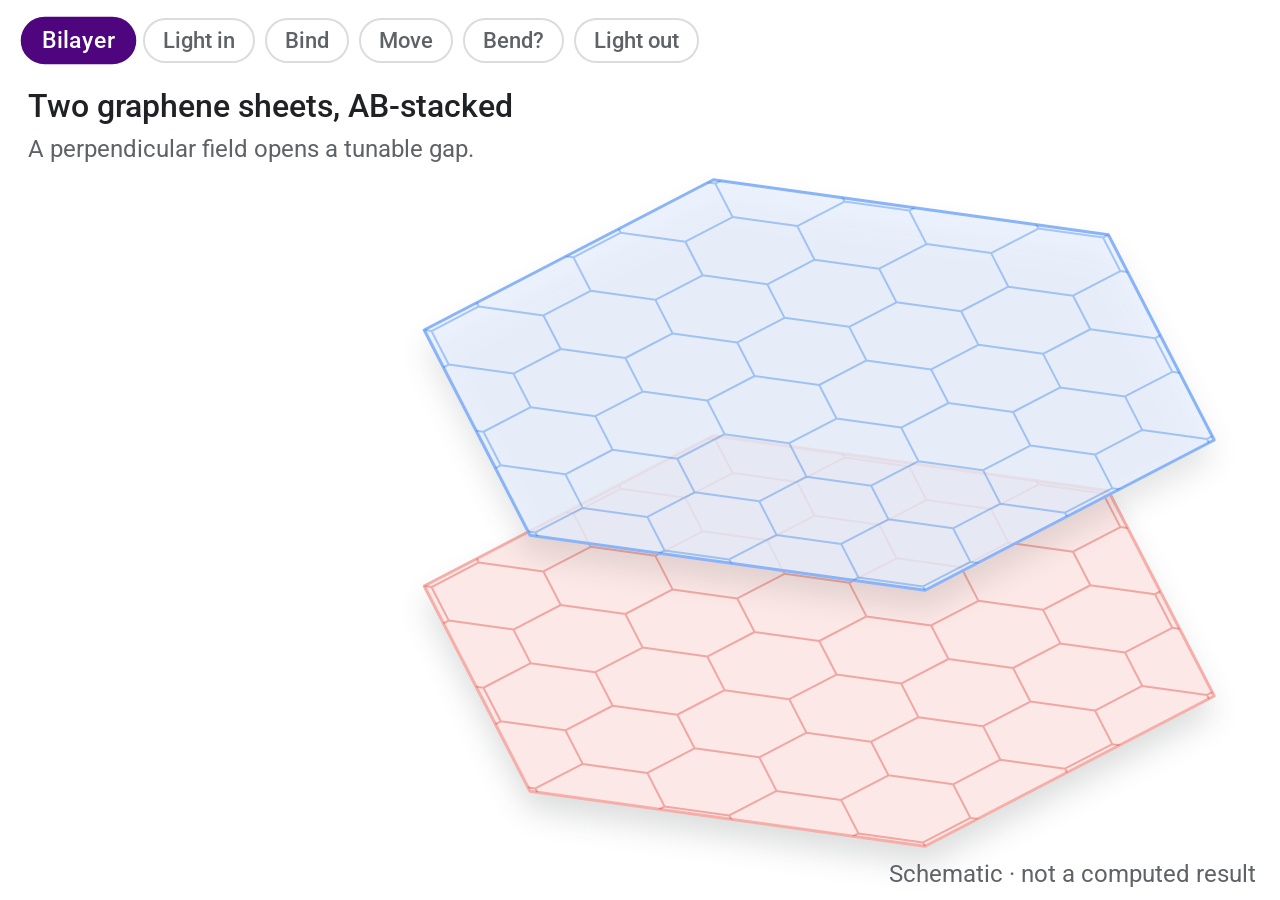
<file: embed-recreation.html>
<!doctype html><html><head><meta charset="utf-8"><link rel="stylesheet" href="fonts/roboto.css"></head><body style="margin:0"><style>
html,body{margin:0;height:100%;background:#fff;overflow:hidden;font-family:"Google Sans",Roboto,"Helvetica Neue",Arial,sans-serif;color:#202124}
canvas{position:absolute;inset:0;width:100%;height:100%}
#chips{position:absolute;left:24px;top:18px;display:flex;gap:10px}
#chips div{font-size:22px;font-weight:500;padding:8px 18px;border-radius:999px;border:2px solid #DADCE0;color:#5F6368;transition:all .35s cubic-bezier(.34,1.56,.64,1);background:#fff}
#chips div.on{background:#4E057E;border-color:#4E057E;color:#fff;transform:scale(1.06)}
#chips div.done{border-color:#C9B3DD;color:#4E057E}
#cap{position:absolute;left:28px;top:86px;width:900px;font-size:32px;font-weight:500;line-height:1.3;transition:opacity .3s}
#cap small{display:block;font-size:24px;font-weight:400;color:#5F6368;margin-top:6px}
#note{position:absolute;right:24px;bottom:12px;font-size:24px;color:#5F6368}
#tag{position:absolute;font-size:22px;font-weight:600;color:#fff;background:#E37400;padding:6px 16px;border-radius:999px;opacity:0;transition:opacity .3s}
</style>
<canvas id="c"></canvas><div id="chips"></div><div id="cap"></div><div id="tag">Proposed</div><div id="note">Schematic · not a computed result</div>
<script>
const cv=document.getElementById('c'),g=cv.getContext('2d'),cap=document.getElementById('cap'),chips=document.getElementById('chips'),tag=document.getElementById('tag');
let W,H,S,D=2;
function rs(){D=Math.min(2,devicePixelRatio||1);W=cv.clientWidth;H=cv.clientHeight;cv.width=W*D;cv.height=H*D;g.setTransform(D,0,0,D,0,0);S=Math.min(W/23,H/15.5)}
addEventListener('resize',rs);rs();
const C30=Math.cos(Math.PI/6),S30=0.5,Z=2.3,R=6;
function P(x,y,z){return [W*0.64+(x-y)*C30*S,H*0.57+(x+y)*S30*S*0.9-z*S]}
const hex=[...Array(6)].map((_,k)=>[R*Math.cos(Math.PI/3*k+Math.PI/6),R*Math.sin(Math.PI/3*k+Math.PI/6)]);
const a=1.7,s3=Math.sqrt(3),LAT=[];
for(let i=-7;i<=7;i++)for(let j=-7;j<=7;j++){const x=i*a+j*a/2,y=j*a*s3/2;LAT.push([x,y],[x+a/2,y+a/(2*s3)])}
function inHex(x,y){for(let k=0;k<6;k++){const p=hex[k],q=hex[(k+1)%6];if((q[0]-p[0])*(y-p[1])-(q[1]-p[1])*(x-p[0])<0.5)return false}return true}
const BOND=[];for(let i=0;i<LAT.length;i++)for(let j=i+1;j<LAT.length;j++){const dx=LAT[i][0]-LAT[j][0],dy=LAT[i][1]-LAT[j][1],d=dx*dx+dy*dy;if(d>0.9&&d<1.02&&(inHex(...LAT[i])||inHex(...LAT[j])))BOND.push([LAT[i],LAT[j]])}
function path(pts){g.beginPath();pts.forEach((p,i)=>i?g.lineTo(p[0],p[1]):g.moveTo(p[0],p[1]));g.closePath()}
function plate(z,fill,line,dot,shift,al){g.save();g.globalAlpha=al;const pts=hex.map(h=>P(h[0]+shift,h[1],z));
 g.shadowColor='rgba(60,64,67,0.18)';g.shadowBlur=30;g.shadowOffsetY=18;path(pts);g.fillStyle=fill;g.fill();g.shadowColor='transparent';
 g.lineJoin='round';g.lineWidth=3;g.strokeStyle=line;path(pts);g.stroke();
 g.save();path(pts);g.clip();g.lineCap='round';g.lineJoin='round';g.lineWidth=2;g.strokeStyle=dot;g.globalAlpha=al*0.35;g.beginPath();
 for(const [p,q] of BOND){const u=P(p[0]+shift,p[1],z),v=P(q[0]+shift,q[1],z);g.moveTo(u[0],u[1]);g.lineTo(v[0],v[1])}g.stroke();
 g.restore();g.restore()}
function ball(x,y,z,col,plus,sc){if(sc<=0)return;const p=P(x,y,z),r=0.62*S*sc;g.save();g.shadowColor='rgba(60,64,67,0.3)';g.shadowBlur=14;g.shadowOffsetY=6;
 g.fillStyle=col;g.beginPath();g.arc(p[0],p[1],r,0,7);g.fill();g.restore();g.strokeStyle='#fff';g.lineCap='round';g.lineWidth=Math.max(3,r*0.18);g.beginPath();
 g.moveTo(p[0]-r*.42,p[1]);g.lineTo(p[0]+r*.42,p[1]);if(plus){g.moveTo(p[0],p[1]-r*.42);g.lineTo(p[0],p[1]+r*.42)}g.stroke()}
function link(x,y,sc){if(sc<=0)return;const t=P(x,y,Z+0.25),b=P(x,y,-Z+0.25),m=[t[0]+(b[0]-t[0])*sc,t[1]+(b[1]-t[1])*sc];
 g.lineCap='round';g.strokeStyle='#34A853';g.lineWidth=6;g.beginPath();g.moveTo(t[0],t[1]);g.lineTo(m[0],m[1]);g.stroke()}
function ring(x,y,z,r,al,col){const c=P(x,y,z);g.strokeStyle=col;g.globalAlpha=al;g.lineWidth=3;g.beginPath();g.ellipse(c[0],c[1],r*C30*S*1.15,r*S30*S*0.9*1.15,0,0,7);g.stroke();g.globalAlpha=1}
function squig(x0,y0,z0,x1,y1,z1,prog,ph){const n=90;g.lineCap='round';g.lineJoin='round';g.lineWidth=6;g.strokeStyle='#FBBC04';g.beginPath();
 for(let i=0;i<=n*prog;i++){const t=i/n,x=x0+(x1-x0)*t,y=y0+(y1-y0)*t,z=z0+(z1-z0)*t;const p=P(x,y,z);const o=Math.sin(t*16+ph)*0.28*S;i?g.lineTo(p[0]+o,p[1]):g.moveTo(p[0]+o,p[1])}g.stroke()}
function arrowF(){const a=P(7.2,-5.2,-3.2),b=P(7.2,-5.2,3.6);g.lineCap='round';g.strokeStyle='#9AA0A6';g.lineWidth=10;g.beginPath();g.moveTo(a[0],a[1]);g.lineTo(b[0],b[1]+18);g.stroke();
 g.fillStyle='#9AA0A6';g.beginPath();g.moveTo(b[0],b[1]-6);g.lineTo(b[0]-16,b[1]+22);g.lineTo(b[0]+16,b[1]+22);g.closePath();g.fill();
 g.fillStyle='#5F6368';g.font='500 26px "Google Sans",Roboto,Arial';g.textAlign='left';g.fillText('Field F',b[0]+26,b[1]+14)}
const ST=[['Bilayer','Two graphene sheets, AB-stacked','A perpendicular field opens a tunable gap.'],
 ['Light in','A photon arrives','Its energy creates an electron–hole pair.'],
 ['Bind','The pair binds into an exciton','Drawn with the electron on top. Real states mix layers.'],
 ['Move','It travels as one neutral particle','No net charge, but it carries energy.'],
 ['Bend?','Does its path bend sideways?','Our open question: exciton Berry curvature.'],
 ['Light out','It recombines and glows','A photon leaves, almost straight up.']];
ST.forEach(s=>{const d=document.createElement('div');d.textContent=s[0];chips.appendChild(d)});
const T=19;let last=-1,trail=[];
function cl(t){return Math.max(0,Math.min(1,t))}
function ease(t){t=cl(t);return t*t*(3-2*t)}
function back(t){t=cl(t);const c=1.2;return 1+(c+1)*Math.pow(t-1,3)+c*Math.pow(t-1,2)}
function pos(t){let x=-2.6,y=-1.8;if(t>8.5)x=-2.6+5.4*ease((t-8.5)/7);if(t>12.5)y=-1.8+3.4*ease((t-12.5)/3.2);return [x,y]}
function frame(ms){const t=(ms/1000)%T,ph=t<2.6?0:t<4.6?1:t<8.5?2:t<12.5?3:t<15.8?4:5;
 if(ph!=last){[...chips.children].forEach((d,i)=>d.className=i==ph?'on':i<ph?'done':'');cap.style.opacity=0;setTimeout(()=>{cap.innerHTML=ST[ph][1]+'<small>'+ST[ph][2]+'</small>';cap.style.opacity=1},150);if(ph==0)trail=[];last=ph}
 g.clearRect(0,0,W,H);const [x,y]=pos(t);
 const inB=back(t/1.1),inT=back((t-0.35)/1.1);
 arrowF();
 plate(-Z-(1-inB)*3,'#FCE8E6','#F6AEA9','#D93025',0,cl(t/0.5));
 const sE=t<4.6?0:t<15.8?back((t-4.6)/0.7):1-ease((t-15.8)/0.6),sH=t<4.8?0:t<15.8?back((t-4.8)/0.7):1-ease((t-15.8)/0.6);
 plate(Z+(1-inT)*3,'rgba(232,240,254,0.78)','#8AB4F8','#1A73E8',0,cl((t-0.3)/0.5));
 if(t>8.5){trail.push([x,y]);if(trail.length>900)trail.shift();g.lineCap='round';g.lineJoin='round';g.lineWidth=5;
  for(let k=1;k<trail.length;k+=2){const p=P(trail[k-1][0],trail[k-1][1],Z),q=P(trail[k][0],trail[k][1],Z);g.strokeStyle='rgba(52,168,83,'+(0.15+0.7*k/trail.length)+')';g.beginPath();g.moveTo(p[0],p[1]);g.lineTo(q[0],q[1]);g.stroke()}}
 const sC=t<5.4?0:t<15.6?ease((t-5.4)/0.7):1-ease((t-15.6)/0.4);link(x,y,sC);
 if(t>5.8&&t<15.6){for(let k=0;k<3;k++){const u=((t-5.8)/1.8+k/3)%1;ring(x,y,Z,0.7+1.6*u,0.55*(1-u)*Math.min(1,(t-5.8)/0.6),'#34A853')}}
 if(t>4.4&&t<5.6){const u=(t-4.4)/1.2;ring(x,y,Z,0.4+2.6*ease(u),0.8*(1-u),'#FBBC04')}
 ball(x,y,-Z+0.25,'#EA4335',true,sH);
 ball(x,y,Z+0.25,'#4285F4',false,sE);
 if(t>2.6&&t<4.9){squig(x-9,y-2,9,x,y,Z+0.4,ease((t-2.6)/1.6),t*10)}
 if(t>16.2){const u=ease((t-16.2)/1.8);squig(x,y,Z+0.4,x,y,Z+0.4+8*u,1,t*10)}
 if(ph==4){const q=P(x+1.2,y+1.2,Z+1.4);tag.style.left=(q[0]+20)+'px';tag.style.top=(q[1]-20)+'px';tag.style.opacity=1}else tag.style.opacity=0;
 requestAnimationFrame(frame)}
requestAnimationFrame(frame);
</script>
</body></html>
</file>
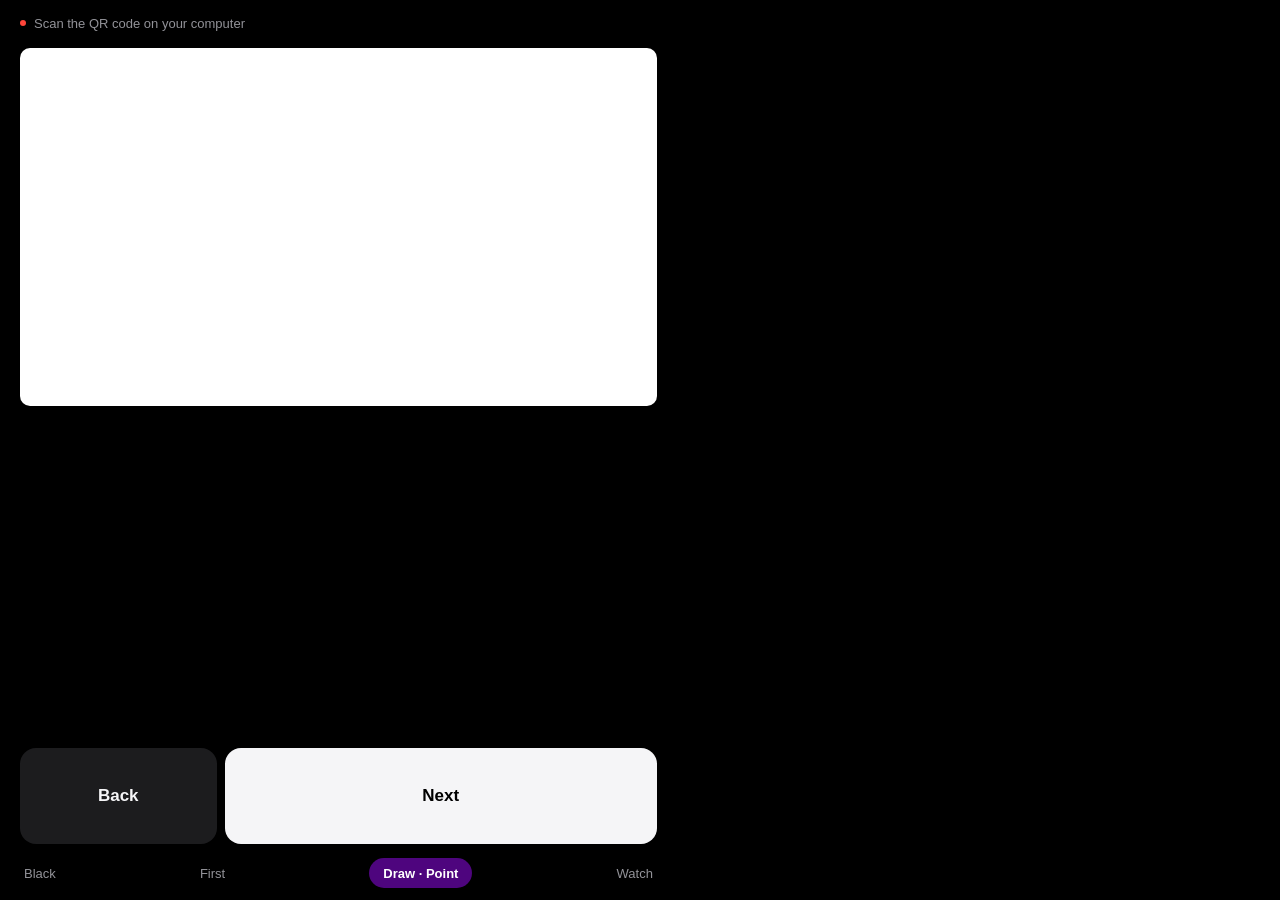
<file: remote.html>
<!doctype html>
<html lang="en">
<head>
<meta charset="utf-8">
<meta name="viewport" content="width=device-width,initial-scale=1,viewport-fit=cover,user-scalable=no">
<title>Remote · A Tale of Two Valleys</title>
<meta name="theme-color" content="#000000">
<meta name="robots" content="noindex">
<meta name="apple-mobile-web-app-capable" content="yes">
<meta name="apple-mobile-web-app-status-bar-style" content="black-translucent">
<link rel="icon" type="image/png" href="assets/favicon.png">
<link rel="apple-touch-icon" href="assets/apple-touch-icon.png">
<style>
*{box-sizing:border-box;-webkit-tap-highlight-color:transparent}
:root{--ink:#f5f5f7;--ink2:rgba(235,235,245,.62);--ink3:rgba(235,235,245,.36)}
html,body{margin:0;height:100%;background:#000;color:var(--ink);font-family:-apple-system,BlinkMacSystemFont,"SF Pro Text","Segoe UI",Roboto,Arial,sans-serif;-webkit-font-smoothing:antialiased;overflow:hidden}
body{display:flex;flex-direction:column;gap:14px;padding:calc(12px + env(safe-area-inset-top)) 16px calc(12px + env(safe-area-inset-bottom));touch-action:manipulation;-webkit-user-select:none;user-select:none}
header{display:flex;align-items:center;gap:8px;font-size:13px;min-height:22px}
#dot{width:6px;height:6px;border-radius:50%;background:#ff9f0a;flex:none;transition:background .3s}
#dot.ok{background:#30d158}#dot.bad{background:#ff453a}
#dot.sent{animation:sent .5s ease}
@keyframes sent{0%{transform:scale(1)}40%{transform:scale(2.2)}100%{transform:scale(1)}}
#status{flex:1;min-width:0;color:var(--ink2);white-space:nowrap;overflow:hidden;text-overflow:ellipsis}
#count{font-variant-numeric:tabular-nums;color:var(--ink2)}
#count i{font-style:normal;color:var(--ink3)}
main{flex:1;min-height:0;display:flex;flex-direction:column;gap:14px}
#thumb{position:relative;width:100%;aspect-ratio:16/9;flex:none;border-radius:10px;background:#fff center/cover no-repeat;touch-action:none;overflow:hidden}
#ldot{position:absolute;left:-12px;top:-12px;width:24px;height:24px;border-radius:50%;background:radial-gradient(circle,#fff 0,#ff3b30 26%,rgba(255,59,48,.7) 42%,rgba(255,59,48,0) 72%);opacity:0;pointer-events:none}
#ldot.on{opacity:1}
#lhint{flex:none;margin-top:-8px;font-size:12px;color:var(--ink3);text-align:center}
#lhint:empty{display:none}
#notes{white-space:pre-line;flex:1;min-height:0;overflow:auto;-webkit-overflow-scrolling:touch;font-size:17px;line-height:1.42;letter-spacing:-.01em;color:var(--ink);-webkit-user-select:text;user-select:text}
#notes h1{display:none}
nav{display:grid;grid-template-columns:1fr 2.2fr;gap:8px;flex:none}
button{all:unset;box-sizing:border-box;display:grid;place-items:center;cursor:pointer;transition:transform .16s,opacity .2s,background .16s}
nav button{height:96px;border-radius:16px;font-size:17px;font-weight:600}
nav button:active{transform:scale(.98)}
#next{background:#f5f5f7;color:#000}
#next:active{background:#fff}
#prev{background:#1c1c1e;color:var(--ink)}
button:disabled{opacity:.3}
#tools{display:flex;justify-content:space-between;flex:none;padding:0 4px}
#tools button{height:30px;font-size:13px;color:var(--ink2)}
#black.on{color:#fff;font-weight:600}
#joined{position:fixed;inset:0;z-index:4;display:flex;flex-direction:column;align-items:center;justify-content:center;gap:12px;background:#000;opacity:0;pointer-events:none}
#joined svg{width:72px;height:72px;fill:#30d158}
#joined path{fill:none;stroke:#fff;stroke-width:4.5;stroke-linecap:round;stroke-linejoin:round;stroke-dasharray:40;stroke-dashoffset:40}
#joined b{font-size:19px;font-weight:600;letter-spacing:-.01em}
#joined.on{animation:jfade 1.7s ease both}
#joined.on svg{animation:jpop .5s cubic-bezier(.34,1.4,.64,1) both}
#joined.on path{animation:jdraw .36s .2s ease forwards}
@keyframes jfade{0%{opacity:0}8%,75%{opacity:1}100%{opacity:0}}
@keyframes jpop{from{transform:scale(.5)}to{transform:none}}
@keyframes jdraw{to{stroke-dashoffset:0}}
#sheet{position:fixed;inset:0;z-index:5;background:#000;padding:calc(16px + env(safe-area-inset-top)) 20px calc(20px + env(safe-area-inset-bottom));overflow:auto;display:none;font-size:15px;line-height:1.42;-webkit-user-select:text;user-select:text}
#sheet.on{display:block}
#sheet header{justify-content:space-between;margin-bottom:18px}
#sheet h2{margin:0;font-size:17px;font-weight:600}
#sheet button{display:inline-grid;color:#0a84ff;font-size:15px}
#sheet p{color:var(--ink2);margin:0 0 16px;font-size:14px}
#sheet ol{padding-left:20px;margin:0 0 16px}
#sheet li{margin-bottom:12px}
#sheet code{display:block;margin:7px 0 6px;padding:9px 11px;border-radius:9px;background:#1c1c1e;font:12px ui-monospace,Menlo,monospace;word-break:break-all}
#bigpad{background:#4E057E!important;color:#fff!important;font-weight:600;padding:0 14px;border-radius:15px}
/* full-screen pad for the laser and the pen; on an upright phone it is turned on its side to be big */
#pad{position:fixed;left:0;top:0;z-index:6;display:none;background:#000;width:100vw;height:100vh;height:100dvh}
#pad.on{display:flex}
#pad.turn{width:100vh;width:100dvh;height:100vw;transform-origin:0 0;transform:translateX(100vw) rotate(90deg)}
#pad{gap:10px;padding:max(10px,env(safe-area-inset-top)) 10px max(10px,env(safe-area-inset-bottom))}
#pad.turn{padding:10px max(10px,env(safe-area-inset-bottom)) 10px max(10px,env(safe-area-inset-top))}
#area{flex:1;min-width:0;display:grid;place-items:center}
#big{position:relative;flex:none;border-radius:8px;background:#fff center/cover no-repeat;touch-action:none;overflow:hidden}
#big svg{position:absolute;inset:0;width:100%;height:100%;pointer-events:none}
#big path{fill:none;stroke-width:.0037;stroke-linecap:round;stroke-linejoin:round;vector-effect:none}
#bdot{position:absolute;left:-14px;top:-14px;width:28px;height:28px;border-radius:50%;background:radial-gradient(circle,#fff 0,#ff3b30 26%,rgba(255,59,48,.7) 42%,rgba(255,59,48,0) 72%);opacity:0;pointer-events:none}
#bdot.on{opacity:1}
#side{flex:none;width:112px;display:grid;grid-template-columns:1fr 1fr;align-content:center;justify-items:center;gap:8px 6px}
#side button{width:50px;min-height:40px;border-radius:12px;background:#1c1c1e;color:var(--ink);font-size:12px;font-weight:600;flex:none}
#side button.on{background:#f5f5f7;color:#000}
#side .sw{width:30px;height:30px;min-height:30px;border-radius:50%;border:2px solid transparent}
#side .sw.on{border-color:#fff;box-shadow:0 0 0 2px #000 inset}
#side hr{grid-column:1/-1;width:90%;border:0;border-top:1px solid #333;margin:2px 0}
#side .wide{grid-column:1/-1;width:104px}
#pcount{grid-column:1/-1;font-size:12px;color:var(--ink2);font-variant-numeric:tabular-nums}
@media (min-width:760px) and (min-height:500px),(orientation:landscape){
  body{display:grid;grid-template-columns:minmax(0,1.1fr) minmax(0,1fr);grid-template-rows:auto minmax(0,1fr) auto auto;gap:14px 24px;padding-left:calc(20px + env(safe-area-inset-left));padding-right:calc(20px + env(safe-area-inset-right))}
  header{grid-column:1/-1}
  main{display:contents}
  #thumb{grid-column:1;grid-row:2;align-self:start;max-height:100%}
  #lhint{display:none}
  #notes{grid-column:2;grid-row:2/5}
  nav{grid-column:1;grid-row:3}
  #tools{grid-column:1;grid-row:4}
}
@media (orientation:landscape) and (max-height:500px){nav button{height:60px}#notes{font-size:15px}}
</style>
</head>
<body>
<header><span id="dot"></span><span id="status">Connecting…</span><span id="count"></span></header>
<main>
  <div id="thumb" role="img" aria-label="Current slide. Drag to point with the laser"><i id="ldot"></i></div>
  <div id="lhint">Drag on the slide to point</div>
  <div id="notes"></div>
</main>
<nav>
  <button id="prev" aria-label="Previous slide">Back</button>
  <button id="next">Next</button>
</nav>
<div id="tools">
  <button id="black">Black</button>
  <button id="first">First</button>
  <button id="bigpad">Draw · Point</button>
  <button id="watch">Watch</button>
</div>

<div id="pad" role="dialog" aria-label="Laser and pen">
  <div id="area"><div id="big"><svg viewBox="0 0 1 0.5625" preserveAspectRatio="none"></svg><i id="bdot"></i></div></div>
  <div id="side">
    <button id="mlaser" class="on">Laser</button>
    <button id="mpen">Pen</button>
    <button class="sw" data-c="r" style="background:#FF3B30" aria-label="Red"></button>
    <button class="sw" data-c="b" style="background:#0D40A6" aria-label="Blue"></button>
    <button class="sw" data-c="g" style="background:#188038" aria-label="Green"></button>
    <button class="sw" data-c="y" style="background:#F9AB00" aria-label="Yellow"></button>
    <button id="undo">Undo</button>
    <button id="clear">Clear</button>
    <hr>
    <button id="pprev">Back</button>
    <button id="pnext">Next</button>
    <span id="pcount"></span>
    <button id="pdone" class="wide">Done</button>
  </div>
</div>

<div id="joined"><svg viewBox="0 0 52 52"><circle cx="26" cy="26" r="24"/><path d="m15 27 8 8 15-17"/></svg><b>Connected</b></div>

<div id="sheet" role="dialog" aria-label="Apple Watch setup">
  <header><h2>Apple Watch</h2><button id="close">Done</button></header>
  <p>The watch uses two Shortcuts on your iPhone. You only set this up once.</p>
  <ol>
    <li>Open <b>Shortcuts</b> on your iPhone and tap <b>+</b>.</li>
    <li>Add the action <b>Get Contents of URL</b> and paste this address:
      <code id="unext"></code><button id="cnext">Copy</button></li>
    <li>Name it <b>Next slide</b>. In its details, turn on <b>Show on Apple Watch</b>.</li>
    <li>Make a second shortcut called <b>Back</b> with this address:
      <code id="uprev"></code><button id="cprev">Copy</button></li>
    <li>On the watch, open <b>Shortcuts</b>, or add it to your watch face for one-tap access.</li>
  </ol>
  <p>Each tap takes a second or two. “New code” on the computer means setting these up again.</p>
</div>

<script src="assets/laser-link.js"></script>
<script>
(() => {
  const $ = id => document.getElementById(id);
  const room = location.hash.slice(1);
  const RELAY = 'https://ntfy.sh/';
  const me = Math.random().toString(36).slice(2, 7);
  const ua = navigator.userAgent;
  const myName = /iPad/.test(ua) || (/Macintosh/.test(ua) && navigator.maxTouchPoints > 1) ? 'iPad'
    : /iPhone/.test(ua) ? 'iPhone' : /Android/.test(ua) ? (/Mobile/.test(ua) ? 'Android phone' : 'Android tablet') : 'Browser remote';
  let slides = [], n = 0, black = false, live = false, seen = new Set(), wait;

  const status = (text, cls = '') => { $('status').textContent = text; $('dot').className = cls; };
  if (!/^cqts-[0-9a-f]{32}$/.test(room)) { status('Scan the QR code on your computer', 'bad'); return; }

  function show() {
    const s = slides[n];
    $('count').innerHTML = slides.length ? `${n + 1} <i>/ ${slides.length}</i>` : '';
    $('prev').disabled = n <= 0;
    $('next').disabled = slides.length && n >= slides.length - 1;
    $('black').classList.toggle('on', black);
    if (!s) return;
    $('thumb').style.backgroundImage = `url(thumbs/${s.id}.jpg)`;
    const notes = $('notes'); notes.textContent = '';
    const h = document.createElement('h1'); h.textContent = s.title;
    notes.append(h, s.notes);
    notes.scrollTop = 0;
    if (slides[n + 1]) new Image().src = `thumbs/${slides[n + 1].id}.jpg`;
    if (typeof showPad === 'function' && $('pad').classList.contains('on')) showPad();
  }
  const clamp = v => Math.max(0, Math.min(Math.max(slides.length, 1) - 1, v));

  // Commands go over MQTT first and over ntfy if that is down. The computer answers each one with the
  // slide it now shows; a command with no answer after 1.5 s is sent again through ntfy, once.
  let seq = 0, acked = 0, cmdOut = null, cmdIn = null, es = null, esHeard = 0, lastAt = 0;
  const pending = new Map();
  const ntfy = body => fetch(`${RELAY}${room}?cache=no`, { method: 'POST', body })
    .then(r => { if (r.status === 429) status('Relay limit reached · trying the other link', 'bad'); })
    .catch(() => { if (!cmdOut?.up) status('No connection', 'bad'); });
  function send(m, retry = true) {
    const k = ++seq, body = `${m}~${me}~${myName}~${me}.${k}`;
    const viaLink = cmdOut?.send(body);
    if (!viaLink) ntfy(body);
    if (retry) pending.set(k, setTimeout(() => {
      pending.delete(k);
      if (k <= acked) return;
      if (viaLink) ntfy(body);                      // same id: the computer acts on it only once
      else { live = false; status('Reconnecting…'); }
    }, 1500));
  }
  function ack(mid) {
    const [who, k] = String(mid || '').split('.');
    if (who !== me) return;
    acked = Math.max(acked, +k || 0);
    pending.forEach((t, j) => { if (j <= acked) { clearTimeout(t); pending.delete(j); } });
    $('dot').classList.remove('sent'); $('dot').offsetWidth; $('dot').classList.add('sent');   // the computer has the tap
  }
  function press(cmd, change) {
    navigator.vibrate?.(12);
    change(); show(); send(cmd);
  }
  $('next').onclick = () => press('next', () => { n = clamp(n + 1); });
  $('prev').onclick = () => press('prev', () => { n = clamp(n - 1); });
  $('first').onclick = () => press('first', () => { n = 0; });
  $('black').onclick = () => press('black', () => { black = !black; });

  function hello() {
    send('hello', false);
    clearTimeout(wait);
    wait = setTimeout(() => { if (!live) status('Open the talk on your computer', 'bad'); }, 7000);
  }
  function onDeck(text) {
    const [cmd] = String(text).split('~');
    if (cmd.startsWith('at:')) {
      const [, i, b, mode, mid] = cmd.split(':');
      lastAt = Date.now();
      ack(mid);
      if (!pending.size) { n = clamp(+i); black = b === '1'; }    // taps still on their way: keep showing where they lead
      if (!live) celebrate();
      live = true;
      status(mode === 'p' ? 'Connected · Presenter' : 'Connected', 'ok'); show();
    } else if (cmd === 'hi') hello();                             // the computer just came back
  }
  function openNtfy() {
    es?.close();
    es = new EventSource(`${RELAY}${room}/sse`);
    esHeard = Date.now();
    es.onopen = () => { esHeard = Date.now(); hello(); };
    es.addEventListener('keepalive', () => { esHeard = Date.now(); });
    es.onerror = () => {
      if (!cmdIn?.up) { live = false; status('Reconnecting…'); }
      if (es.readyState === 2) setTimeout(() => { if (es.readyState === 2) openNtfy(); }, 3000);
    };
    es.onmessage = e => {
      esHeard = Date.now();
      let d; try { d = JSON.parse(e.data); } catch { return; }
      if (d.event !== 'message' || seen.has(d.id)) return;
      seen.add(d.id);
      const [cmd, from] = String(d.message).split('~');
      if (cmd.startsWith('at:') || cmd === 'hi') return onDeck(d.message);
      if (from === me || cmd === 'hello' || cmd === 'ping') return;
      if (cmd === 'next') n = clamp(n + 1);                       // the Apple Watch or another remote
      else if (cmd === 'prev') n = clamp(n - 1);
      else if (cmd === 'first') n = 0;
      else if (cmd === 'black') black = !black;
      show();
    };
  }
  function connect() {
    openNtfy();
    cmdIn = window.laserListen?.(`${room}/down`, onDeck, up => { if (up) hello(); }) || null;
    cmdOut = window.laserSend?.(`${room}/up`, () => {}) || null;
  }
  // after the phone sleeps or changes network, check every link and reopen what is dead
  function revive() {
    if (!slides.length) return;
    if (!es || es.readyState === 2 || Date.now() - esHeard > 60000) openNtfy();
    cmdIn?.kick(); cmdOut?.kick(); sender?.kick?.();
    hello();
  }
  setInterval(() => { if (es && Date.now() - esHeard > 100000) openNtfy(); }, 15000);
  addEventListener('online', revive);
  addEventListener('pageshow', e => { if (e.persisted) revive(); });

  function celebrate() {
    navigator.vibrate?.([15, 40, 15]);
    $('joined').classList.remove('on'); $('joined').offsetWidth; $('joined').classList.add('on');
  }
  // tells the computer this page is still here (and learns that the computer is), and that it has left
  setInterval(() => {
    if (document.hidden || !slides.length) return;
    if (cmdOut?.up) send('ping', false); else if (live && Date.now() - lastAt > 80000) send('ping', false);   // spare the ntfy daily limit
    if (live && Date.now() - lastAt > 100000) { live = false; status('Reconnecting…'); revive(); }
  }, 40000);
  addEventListener('pagehide', () => { cmdOut?.send(`bye~${me}`); navigator.sendBeacon?.(`${RELAY}${room}?cache=no`, `bye~${me}`); });

  // laser and pen: the finger on the slide preview (small, or the big turned-sideways pad) is the dot on the slide
  const pad = $('thumb'), ldot = $('ldot'), big = $('big'), bdot = $('bdot'), padEl = $('pad'), inkSvg = big.querySelector('svg');
  let sender = null, linkUp = false, aim = null, sendT = 0, tool = 'laser', colour = 'r';
  const inkQueue = [];                    // finished strokes, undo and clear wait for the link if it is down
  const inkSend = m => {
    if (!sender?.send(m)) { inkQueue.push(m); if (inkQueue.length > 40) inkQueue.shift(); return; }
    [350, 1200].forEach(t => setTimeout(() => sender?.send(m), t));   // the free brokers drop the odd message; copies are ignored
  };
  const openLink = () => {
    if (sender) return;
    sender = window.laserSend?.(`${room}/laser`, up => {
      linkUp = up;
      if (up) inkQueue.splice(0).forEach(m => sender.send(m));
      if (!localStorage.getItem('cqts-laser-used') || !up) $('lhint').textContent = up ? 'Drag on the slide to point · Draw for a big pad' : 'Laser unavailable on this network';
    }) || null;
  };
  const turned = () => padEl.classList.contains('turn');
  // finger position in 0–1 of the slide; the turned pad is rotated 90° clockwise on the screen
  function where(e, el) {
    const r = el.getBoundingClientRect();
    const u = el === big && turned() ? (e.clientY - r.top) / r.height : (e.clientX - r.left) / r.width;
    const v = el === big && turned() ? (r.right - e.clientX) / r.width : (e.clientY - r.top) / r.height;
    return [Math.max(0, Math.min(1, u)), Math.max(0, Math.min(1, v))];
  }
  const fmt = p => `${p[0].toFixed(4)},${p[1].toFixed(4)}`;
  function placeDot(el, dot, p) {
    const w = el === big && turned() ? el.offsetWidth : el.getBoundingClientRect().width;
    const h = el === big && turned() ? el.offsetHeight : el.getBoundingClientRect().height;
    dot.style.transform = `translate(${p[0] * w}px,${p[1] * h}px)`;
  }
  // 12 laser updates a second is what the free relay carries without dropping any
  const pump = () => {
    if (aim === null) return;
    sender?.send(aim); sendT = setTimeout(pump, 80);
  };

  // ink on this phone, per slide, mirrors what the computer shows
  const inks = new Map();
  let stroke = null, sentUpTo = 0, inkT = 0, chunk = 0;
  const pathOf = pts => pts.map((p, i) => `${i ? 'L' : 'M'}${p[0].toFixed(4)} ${(p[1] * .5625).toFixed(4)}`).join('') + (pts.length === 1 ? 'l.0005 0' : '');
  const INK = { r: '#FF3B30', b: '#0D40A6', g: '#188038', y: '#F9AB00' };
  function drawInk() {
    inkSvg.replaceChildren(...(inks.get(n) || []).map(st => {
      const e = document.createElementNS('http://www.w3.org/2000/svg', 'path');
      e.setAttribute('d', pathOf(st.pts)); e.setAttribute('stroke', INK[st.c]); st.el = e; return e;
    }));
  }
  const flushInk = () => {
    if (!stroke) return;
    const fresh = stroke.pts.slice(Math.max(0, sentUpTo - 1));
    if (fresh.length > (sentUpTo ? 1 : 0)) { sender?.send(`k:${stroke.id}:${stroke.c}:${fresh.map(fmt).join(';')}:${++chunk}`); sentUpTo = stroke.pts.length; }
    inkT = setTimeout(flushInk, 70);
  };

  function down(e, el, dot) {
    openLink();
    try { el.setPointerCapture(e.pointerId); } catch {}
    navigator.vibrate?.(8);
    localStorage.setItem('cqts-laser-used', '1');
    if (linkUp) $('lhint').textContent = '';
    const p = where(e, el);
    if (el === big && tool === 'pen') {
      stroke = { id: `${me}${Date.now().toString(36)}`, c: colour, pts: [p] }; sentUpTo = 0;
      if (!inks.has(n)) inks.set(n, []);
      inks.get(n).push(stroke); drawInk();
      clearTimeout(inkT); flushInk();
      return;
    }
    aim = fmt(p); placeDot(el, dot, p); dot.classList.add('on');
    clearTimeout(sendT); pump();
  }
  function move(e, el, dot) {
    if (stroke && el === big) {
      const p = where(e, el), q = stroke.pts[stroke.pts.length - 1];
      if (Math.hypot(p[0] - q[0], (p[1] - q[1]) * .5625) < .0015) return;
      stroke.pts.push(p); stroke.el?.setAttribute('d', pathOf(stroke.pts));
      return;
    }
    if (aim === null) return;
    const p = where(e, el); aim = fmt(p); placeDot(el, dot, p);
  }
  function up(el, dot) {
    if (stroke && el === big) {
      clearTimeout(inkT);
      const msg = `K:${stroke.id}:${stroke.c}:${stroke.pts.map(fmt).join(';')}`;
      inkSend(msg);
      stroke = null; return;
    }
    if (aim === null) return;
    aim = null; clearTimeout(sendT); dot.classList.remove('on');
    sender?.send('off');
  }
  [[pad, ldot], [big, bdot]].forEach(([el, dot]) => {
    el.addEventListener('pointerdown', e => down(e, el, dot));
    el.addEventListener('pointermove', e => move(e, el, dot));
    el.addEventListener('pointerup', () => up(el, dot));
    el.addEventListener('pointercancel', () => up(el, dot));
  });

  // the big pad
  function fitPad() {
    padEl.classList.toggle('turn', innerHeight > innerWidth);
    const a = $('area'), w = a.clientWidth, h = a.clientHeight;      // layout size, before the turn
    const k = Math.min(w / 16, h / 9);
    big.style.width = `${Math.floor(16 * k)}px`; big.style.height = `${Math.floor(9 * k)}px`;
  }
  addEventListener('resize', fitPad);
  function showPad() {
    const s = slides[n];
    if (s) big.style.backgroundImage = `url(thumbs/${s.id}.jpg)`;
    $('pcount').textContent = slides.length ? `${n + 1} / ${slides.length}` : '';
    $('pprev').disabled = n <= 0; $('pnext').disabled = slides.length && n >= slides.length - 1;
    drawInk();
  }
  const setTool = t => { tool = t; $('mlaser').classList.toggle('on', t === 'laser'); $('mpen').classList.toggle('on', t === 'pen'); padEl.querySelectorAll('.sw').forEach(b => b.classList.toggle('on', t === 'pen' && b.dataset.c === colour)); };
  $('bigpad').onclick = () => { openLink(); padEl.classList.add('on'); fitPad(); showPad(); };
  $('pdone').onclick = () => padEl.classList.remove('on');
  $('mlaser').onclick = () => setTool('laser');
  $('mpen').onclick = () => setTool('pen');
  padEl.querySelectorAll('.sw').forEach(b => { b.onclick = () => { colour = b.dataset.c; setTool('pen'); }; });
  $('undo').onclick = () => { inks.get(n)?.pop(); drawInk(); inkSend(`z:${me}${Date.now()}`); };
  $('clear').onclick = () => { inks.delete(n); drawInk(); inkSend(`c:${me}${Date.now()}`); };
  $('pprev').onclick = () => $('prev').click();
  $('pnext').onclick = () => $('next').click();

  // keep the screen awake while presenting
  let lock;
  const stayAwake = async () => { try { lock = await navigator.wakeLock?.request('screen'); } catch {} };
  document.addEventListener('visibilitychange', () => { if (!document.hidden) { stayAwake(); revive(); } });
  stayAwake();

  // titles and notes come from the deck itself, so this page never goes out of date
  fetch('index.html').then(r => r.text()).then(html => {
    const doc = new DOMParser().parseFromString(html, 'text/html');
    slides = [...doc.querySelectorAll('section.slide')].map(s => ({
      id: s.id,
      title: (s.querySelector('h1,h2')?.textContent || s.id).trim(),
      notes: (s.querySelector('aside')?.textContent || 'No notes for this slide.').trim()
    }));
    show(); connect();
  }).catch(() => status('Could not load the talk', 'bad'));

  // Apple Watch setup
  const url = m => `${RELAY}${room}/publish?message=${m}&cache=no`;
  $('unext').textContent = url('next'); $('uprev').textContent = url('prev');
  if (localStorage.getItem('cqts-laser-used')) $('lhint').textContent = '';
  openLink();
  $('watch').onclick = () => $('sheet').classList.add('on');
  $('close').onclick = () => $('sheet').classList.remove('on');
  const copy = (btn, text) => { btn.onclick = async () => { try { await navigator.clipboard.writeText(text); btn.textContent = 'Copied'; } catch { btn.textContent = 'Select to copy'; } }; };
  copy($('cnext'), url('next')); copy($('cprev'), url('prev'));
})();
</script>
</body>
</html>
</file>
<file: fonts/roboto.css>
/* roboto-cyrillic-ext-400-normal */
@font-face {
  font-family: 'Roboto';
  font-style: normal;
  font-display: swap;
  font-weight: 400;
  src: url(./files/roboto-cyrillic-ext-400-normal.woff2) format('woff2'), url(./files/roboto-cyrillic-ext-400-normal.woff) format('woff');
  unicode-range: U+0460-052F,U+1C80-1C8A,U+20B4,U+2DE0-2DFF,U+A640-A69F,U+FE2E-FE2F;
}

/* roboto-cyrillic-400-normal */
@font-face {
  font-family: 'Roboto';
  font-style: normal;
  font-display: swap;
  font-weight: 400;
  src: url(./files/roboto-cyrillic-400-normal.woff2) format('woff2'), url(./files/roboto-cyrillic-400-normal.woff) format('woff');
  unicode-range: U+0301,U+0400-045F,U+0490-0491,U+04B0-04B1,U+2116;
}

/* roboto-greek-ext-400-normal */
@font-face {
  font-family: 'Roboto';
  font-style: normal;
  font-display: swap;
  font-weight: 400;
  src: url(./files/roboto-greek-ext-400-normal.woff2) format('woff2'), url(./files/roboto-greek-ext-400-normal.woff) format('woff');
  unicode-range: U+1F00-1FFF;
}

/* roboto-greek-400-normal */
@font-face {
  font-family: 'Roboto';
  font-style: normal;
  font-display: swap;
  font-weight: 400;
  src: url(./files/roboto-greek-400-normal.woff2) format('woff2'), url(./files/roboto-greek-400-normal.woff) format('woff');
  unicode-range: U+0370-0377,U+037A-037F,U+0384-038A,U+038C,U+038E-03A1,U+03A3-03FF;
}

/* roboto-math-400-normal */
@font-face {
  font-family: 'Roboto';
  font-style: normal;
  font-display: swap;
  font-weight: 400;
  src: url(./files/roboto-math-400-normal.woff2) format('woff2'), url(./files/roboto-math-400-normal.woff) format('woff');
  unicode-range: U+0302-0303,U+0305,U+0307-0308,U+0310,U+0312,U+0315,U+031A,U+0326-0327,U+032C,U+032F-0330,U+0332-0333,U+0338,U+033A,U+0346,U+034D,U+0391-03A1,U+03A3-03A9,U+03B1-03C9,U+03D1,U+03D5-03D6,U+03F0-03F1,U+03F4-03F5,U+2016-2017,U+2034-2038,U+203C,U+2040,U+2043,U+2047,U+2050,U+2057,U+205F,U+2070-2071,U+2074-208E,U+2090-209C,U+20D0-20DC,U+20E1,U+20E5-20EF,U+2100-2112,U+2114-2115,U+2117-2121,U+2123-214F,U+2190,U+2192,U+2194-21AE,U+21B0-21E5,U+21F1-21F2,U+21F4-2211,U+2213-2214,U+2216-22FF,U+2308-230B,U+2310,U+2319,U+231C-2321,U+2336-237A,U+237C,U+2395,U+239B-23B7,U+23D0,U+23DC-23E1,U+2474-2475,U+25AF,U+25B3,U+25B7,U+25BD,U+25C1,U+25CA,U+25CC,U+25FB,U+266D-266F,U+27C0-27FF,U+2900-2AFF,U+2B0E-2B11,U+2B30-2B4C,U+2BFE,U+3030,U+FF5B,U+FF5D,U+1D400-1D7FF,U+1EE00-1EEFF;
}

/* roboto-symbols-400-normal */
@font-face {
  font-family: 'Roboto';
  font-style: normal;
  font-display: swap;
  font-weight: 400;
  src: url(./files/roboto-symbols-400-normal.woff2) format('woff2'), url(./files/roboto-symbols-400-normal.woff) format('woff');
  unicode-range: U+0001-000C,U+000E-001F,U+007F-009F,U+20DD-20E0,U+20E2-20E4,U+2150-218F,U+2190,U+2192,U+2194-2199,U+21AF,U+21E6-21F0,U+21F3,U+2218-2219,U+2299,U+22C4-22C6,U+2300-243F,U+2440-244A,U+2460-24FF,U+25A0-27BF,U+2800-28FF,U+2921-2922,U+2981,U+29BF,U+29EB,U+2B00-2BFF,U+4DC0-4DFF,U+FFF9-FFFB,U+10140-1018E,U+10190-1019C,U+101A0,U+101D0-101FD,U+102E0-102FB,U+10E60-10E7E,U+1D2C0-1D2D3,U+1D2E0-1D37F,U+1F000-1F0FF,U+1F100-1F1AD,U+1F1E6-1F1FF,U+1F30D-1F30F,U+1F315,U+1F31C,U+1F31E,U+1F320-1F32C,U+1F336,U+1F378,U+1F37D,U+1F382,U+1F393-1F39F,U+1F3A7-1F3A8,U+1F3AC-1F3AF,U+1F3C2,U+1F3C4-1F3C6,U+1F3CA-1F3CE,U+1F3D4-1F3E0,U+1F3ED,U+1F3F1-1F3F3,U+1F3F5-1F3F7,U+1F408,U+1F415,U+1F41F,U+1F426,U+1F43F,U+1F441-1F442,U+1F444,U+1F446-1F449,U+1F44C-1F44E,U+1F453,U+1F46A,U+1F47D,U+1F4A3,U+1F4B0,U+1F4B3,U+1F4B9,U+1F4BB,U+1F4BF,U+1F4C8-1F4CB,U+1F4D6,U+1F4DA,U+1F4DF,U+1F4E3-1F4E6,U+1F4EA-1F4ED,U+1F4F7,U+1F4F9-1F4FB,U+1F4FD-1F4FE,U+1F503,U+1F507-1F50B,U+1F50D,U+1F512-1F513,U+1F53E-1F54A,U+1F54F-1F5FA,U+1F610,U+1F650-1F67F,U+1F687,U+1F68D,U+1F691,U+1F694,U+1F698,U+1F6AD,U+1F6B2,U+1F6B9-1F6BA,U+1F6BC,U+1F6C6-1F6CF,U+1F6D3-1F6D7,U+1F6E0-1F6EA,U+1F6F0-1F6F3,U+1F6F7-1F6FC,U+1F700-1F7FF,U+1F800-1F80B,U+1F810-1F847,U+1F850-1F859,U+1F860-1F887,U+1F890-1F8AD,U+1F8B0-1F8BB,U+1F8C0-1F8C1,U+1F900-1F90B,U+1F93B,U+1F946,U+1F984,U+1F996,U+1F9E9,U+1FA00-1FA6F,U+1FA70-1FA7C,U+1FA80-1FA89,U+1FA8F-1FAC6,U+1FACE-1FADC,U+1FADF-1FAE9,U+1FAF0-1FAF8,U+1FB00-1FBFF;
}

/* roboto-vietnamese-400-normal */
@font-face {
  font-family: 'Roboto';
  font-style: normal;
  font-display: swap;
  font-weight: 400;
  src: url(./files/roboto-vietnamese-400-normal.woff2) format('woff2'), url(./files/roboto-vietnamese-400-normal.woff) format('woff');
  unicode-range: U+0102-0103,U+0110-0111,U+0128-0129,U+0168-0169,U+01A0-01A1,U+01AF-01B0,U+0300-0301,U+0303-0304,U+0308-0309,U+0323,U+0329,U+1EA0-1EF9,U+20AB;
}

/* roboto-latin-ext-400-normal */
@font-face {
  font-family: 'Roboto';
  font-style: normal;
  font-display: swap;
  font-weight: 400;
  src: url(./files/roboto-latin-ext-400-normal.woff2) format('woff2'), url(./files/roboto-latin-ext-400-normal.woff) format('woff');
  unicode-range: U+0100-02BA,U+02BD-02C5,U+02C7-02CC,U+02CE-02D7,U+02DD-02FF,U+0304,U+0308,U+0329,U+1D00-1DBF,U+1E00-1E9F,U+1EF2-1EFF,U+2020,U+20A0-20AB,U+20AD-20C0,U+2113,U+2C60-2C7F,U+A720-A7FF;
}

/* roboto-latin-400-normal */
@font-face {
  font-family: 'Roboto';
  font-style: normal;
  font-display: swap;
  font-weight: 400;
  src: url(./files/roboto-latin-400-normal.woff2) format('woff2'), url(./files/roboto-latin-400-normal.woff) format('woff');
  unicode-range: U+0000-00FF,U+0131,U+0152-0153,U+02BB-02BC,U+02C6,U+02DA,U+02DC,U+0304,U+0308,U+0329,U+2000-206F,U+20AC,U+2122,U+2191,U+2193,U+2212,U+2215,U+FEFF,U+FFFD;
}
/* roboto-cyrillic-ext-500-normal */
@font-face {
  font-family: 'Roboto';
  font-style: normal;
  font-display: swap;
  font-weight: 500;
  src: url(./files/roboto-cyrillic-ext-500-normal.woff2) format('woff2'), url(./files/roboto-cyrillic-ext-500-normal.woff) format('woff');
  unicode-range: U+0460-052F,U+1C80-1C8A,U+20B4,U+2DE0-2DFF,U+A640-A69F,U+FE2E-FE2F;
}

/* roboto-cyrillic-500-normal */
@font-face {
  font-family: 'Roboto';
  font-style: normal;
  font-display: swap;
  font-weight: 500;
  src: url(./files/roboto-cyrillic-500-normal.woff2) format('woff2'), url(./files/roboto-cyrillic-500-normal.woff) format('woff');
  unicode-range: U+0301,U+0400-045F,U+0490-0491,U+04B0-04B1,U+2116;
}

/* roboto-greek-ext-500-normal */
@font-face {
  font-family: 'Roboto';
  font-style: normal;
  font-display: swap;
  font-weight: 500;
  src: url(./files/roboto-greek-ext-500-normal.woff2) format('woff2'), url(./files/roboto-greek-ext-500-normal.woff) format('woff');
  unicode-range: U+1F00-1FFF;
}

/* roboto-greek-500-normal */
@font-face {
  font-family: 'Roboto';
  font-style: normal;
  font-display: swap;
  font-weight: 500;
  src: url(./files/roboto-greek-500-normal.woff2) format('woff2'), url(./files/roboto-greek-500-normal.woff) format('woff');
  unicode-range: U+0370-0377,U+037A-037F,U+0384-038A,U+038C,U+038E-03A1,U+03A3-03FF;
}

/* roboto-math-500-normal */
@font-face {
  font-family: 'Roboto';
  font-style: normal;
  font-display: swap;
  font-weight: 500;
  src: url(./files/roboto-math-500-normal.woff2) format('woff2'), url(./files/roboto-math-500-normal.woff) format('woff');
  unicode-range: U+0302-0303,U+0305,U+0307-0308,U+0310,U+0312,U+0315,U+031A,U+0326-0327,U+032C,U+032F-0330,U+0332-0333,U+0338,U+033A,U+0346,U+034D,U+0391-03A1,U+03A3-03A9,U+03B1-03C9,U+03D1,U+03D5-03D6,U+03F0-03F1,U+03F4-03F5,U+2016-2017,U+2034-2038,U+203C,U+2040,U+2043,U+2047,U+2050,U+2057,U+205F,U+2070-2071,U+2074-208E,U+2090-209C,U+20D0-20DC,U+20E1,U+20E5-20EF,U+2100-2112,U+2114-2115,U+2117-2121,U+2123-214F,U+2190,U+2192,U+2194-21AE,U+21B0-21E5,U+21F1-21F2,U+21F4-2211,U+2213-2214,U+2216-22FF,U+2308-230B,U+2310,U+2319,U+231C-2321,U+2336-237A,U+237C,U+2395,U+239B-23B7,U+23D0,U+23DC-23E1,U+2474-2475,U+25AF,U+25B3,U+25B7,U+25BD,U+25C1,U+25CA,U+25CC,U+25FB,U+266D-266F,U+27C0-27FF,U+2900-2AFF,U+2B0E-2B11,U+2B30-2B4C,U+2BFE,U+3030,U+FF5B,U+FF5D,U+1D400-1D7FF,U+1EE00-1EEFF;
}

/* roboto-symbols-500-normal */
@font-face {
  font-family: 'Roboto';
  font-style: normal;
  font-display: swap;
  font-weight: 500;
  src: url(./files/roboto-symbols-500-normal.woff2) format('woff2'), url(./files/roboto-symbols-500-normal.woff) format('woff');
  unicode-range: U+0001-000C,U+000E-001F,U+007F-009F,U+20DD-20E0,U+20E2-20E4,U+2150-218F,U+2190,U+2192,U+2194-2199,U+21AF,U+21E6-21F0,U+21F3,U+2218-2219,U+2299,U+22C4-22C6,U+2300-243F,U+2440-244A,U+2460-24FF,U+25A0-27BF,U+2800-28FF,U+2921-2922,U+2981,U+29BF,U+29EB,U+2B00-2BFF,U+4DC0-4DFF,U+FFF9-FFFB,U+10140-1018E,U+10190-1019C,U+101A0,U+101D0-101FD,U+102E0-102FB,U+10E60-10E7E,U+1D2C0-1D2D3,U+1D2E0-1D37F,U+1F000-1F0FF,U+1F100-1F1AD,U+1F1E6-1F1FF,U+1F30D-1F30F,U+1F315,U+1F31C,U+1F31E,U+1F320-1F32C,U+1F336,U+1F378,U+1F37D,U+1F382,U+1F393-1F39F,U+1F3A7-1F3A8,U+1F3AC-1F3AF,U+1F3C2,U+1F3C4-1F3C6,U+1F3CA-1F3CE,U+1F3D4-1F3E0,U+1F3ED,U+1F3F1-1F3F3,U+1F3F5-1F3F7,U+1F408,U+1F415,U+1F41F,U+1F426,U+1F43F,U+1F441-1F442,U+1F444,U+1F446-1F449,U+1F44C-1F44E,U+1F453,U+1F46A,U+1F47D,U+1F4A3,U+1F4B0,U+1F4B3,U+1F4B9,U+1F4BB,U+1F4BF,U+1F4C8-1F4CB,U+1F4D6,U+1F4DA,U+1F4DF,U+1F4E3-1F4E6,U+1F4EA-1F4ED,U+1F4F7,U+1F4F9-1F4FB,U+1F4FD-1F4FE,U+1F503,U+1F507-1F50B,U+1F50D,U+1F512-1F513,U+1F53E-1F54A,U+1F54F-1F5FA,U+1F610,U+1F650-1F67F,U+1F687,U+1F68D,U+1F691,U+1F694,U+1F698,U+1F6AD,U+1F6B2,U+1F6B9-1F6BA,U+1F6BC,U+1F6C6-1F6CF,U+1F6D3-1F6D7,U+1F6E0-1F6EA,U+1F6F0-1F6F3,U+1F6F7-1F6FC,U+1F700-1F7FF,U+1F800-1F80B,U+1F810-1F847,U+1F850-1F859,U+1F860-1F887,U+1F890-1F8AD,U+1F8B0-1F8BB,U+1F8C0-1F8C1,U+1F900-1F90B,U+1F93B,U+1F946,U+1F984,U+1F996,U+1F9E9,U+1FA00-1FA6F,U+1FA70-1FA7C,U+1FA80-1FA89,U+1FA8F-1FAC6,U+1FACE-1FADC,U+1FADF-1FAE9,U+1FAF0-1FAF8,U+1FB00-1FBFF;
}

/* roboto-vietnamese-500-normal */
@font-face {
  font-family: 'Roboto';
  font-style: normal;
  font-display: swap;
  font-weight: 500;
  src: url(./files/roboto-vietnamese-500-normal.woff2) format('woff2'), url(./files/roboto-vietnamese-500-normal.woff) format('woff');
  unicode-range: U+0102-0103,U+0110-0111,U+0128-0129,U+0168-0169,U+01A0-01A1,U+01AF-01B0,U+0300-0301,U+0303-0304,U+0308-0309,U+0323,U+0329,U+1EA0-1EF9,U+20AB;
}

/* roboto-latin-ext-500-normal */
@font-face {
  font-family: 'Roboto';
  font-style: normal;
  font-display: swap;
  font-weight: 500;
  src: url(./files/roboto-latin-ext-500-normal.woff2) format('woff2'), url(./files/roboto-latin-ext-500-normal.woff) format('woff');
  unicode-range: U+0100-02BA,U+02BD-02C5,U+02C7-02CC,U+02CE-02D7,U+02DD-02FF,U+0304,U+0308,U+0329,U+1D00-1DBF,U+1E00-1E9F,U+1EF2-1EFF,U+2020,U+20A0-20AB,U+20AD-20C0,U+2113,U+2C60-2C7F,U+A720-A7FF;
}

/* roboto-latin-500-normal */
@font-face {
  font-family: 'Roboto';
  font-style: normal;
  font-display: swap;
  font-weight: 500;
  src: url(./files/roboto-latin-500-normal.woff2) format('woff2'), url(./files/roboto-latin-500-normal.woff) format('woff');
  unicode-range: U+0000-00FF,U+0131,U+0152-0153,U+02BB-02BC,U+02C6,U+02DA,U+02DC,U+0304,U+0308,U+0329,U+2000-206F,U+20AC,U+2122,U+2191,U+2193,U+2212,U+2215,U+FEFF,U+FFFD;
}
/* roboto-cyrillic-ext-700-normal */
@font-face {
  font-family: 'Roboto';
  font-style: normal;
  font-display: swap;
  font-weight: 700;
  src: url(./files/roboto-cyrillic-ext-700-normal.woff2) format('woff2'), url(./files/roboto-cyrillic-ext-700-normal.woff) format('woff');
  unicode-range: U+0460-052F,U+1C80-1C8A,U+20B4,U+2DE0-2DFF,U+A640-A69F,U+FE2E-FE2F;
}

/* roboto-cyrillic-700-normal */
@font-face {
  font-family: 'Roboto';
  font-style: normal;
  font-display: swap;
  font-weight: 700;
  src: url(./files/roboto-cyrillic-700-normal.woff2) format('woff2'), url(./files/roboto-cyrillic-700-normal.woff) format('woff');
  unicode-range: U+0301,U+0400-045F,U+0490-0491,U+04B0-04B1,U+2116;
}

/* roboto-greek-ext-700-normal */
@font-face {
  font-family: 'Roboto';
  font-style: normal;
  font-display: swap;
  font-weight: 700;
  src: url(./files/roboto-greek-ext-700-normal.woff2) format('woff2'), url(./files/roboto-greek-ext-700-normal.woff) format('woff');
  unicode-range: U+1F00-1FFF;
}

/* roboto-greek-700-normal */
@font-face {
  font-family: 'Roboto';
  font-style: normal;
  font-display: swap;
  font-weight: 700;
  src: url(./files/roboto-greek-700-normal.woff2) format('woff2'), url(./files/roboto-greek-700-normal.woff) format('woff');
  unicode-range: U+0370-0377,U+037A-037F,U+0384-038A,U+038C,U+038E-03A1,U+03A3-03FF;
}

/* roboto-math-700-normal */
@font-face {
  font-family: 'Roboto';
  font-style: normal;
  font-display: swap;
  font-weight: 700;
  src: url(./files/roboto-math-700-normal.woff2) format('woff2'), url(./files/roboto-math-700-normal.woff) format('woff');
  unicode-range: U+0302-0303,U+0305,U+0307-0308,U+0310,U+0312,U+0315,U+031A,U+0326-0327,U+032C,U+032F-0330,U+0332-0333,U+0338,U+033A,U+0346,U+034D,U+0391-03A1,U+03A3-03A9,U+03B1-03C9,U+03D1,U+03D5-03D6,U+03F0-03F1,U+03F4-03F5,U+2016-2017,U+2034-2038,U+203C,U+2040,U+2043,U+2047,U+2050,U+2057,U+205F,U+2070-2071,U+2074-208E,U+2090-209C,U+20D0-20DC,U+20E1,U+20E5-20EF,U+2100-2112,U+2114-2115,U+2117-2121,U+2123-214F,U+2190,U+2192,U+2194-21AE,U+21B0-21E5,U+21F1-21F2,U+21F4-2211,U+2213-2214,U+2216-22FF,U+2308-230B,U+2310,U+2319,U+231C-2321,U+2336-237A,U+237C,U+2395,U+239B-23B7,U+23D0,U+23DC-23E1,U+2474-2475,U+25AF,U+25B3,U+25B7,U+25BD,U+25C1,U+25CA,U+25CC,U+25FB,U+266D-266F,U+27C0-27FF,U+2900-2AFF,U+2B0E-2B11,U+2B30-2B4C,U+2BFE,U+3030,U+FF5B,U+FF5D,U+1D400-1D7FF,U+1EE00-1EEFF;
}

/* roboto-symbols-700-normal */
@font-face {
  font-family: 'Roboto';
  font-style: normal;
  font-display: swap;
  font-weight: 700;
  src: url(./files/roboto-symbols-700-normal.woff2) format('woff2'), url(./files/roboto-symbols-700-normal.woff) format('woff');
  unicode-range: U+0001-000C,U+000E-001F,U+007F-009F,U+20DD-20E0,U+20E2-20E4,U+2150-218F,U+2190,U+2192,U+2194-2199,U+21AF,U+21E6-21F0,U+21F3,U+2218-2219,U+2299,U+22C4-22C6,U+2300-243F,U+2440-244A,U+2460-24FF,U+25A0-27BF,U+2800-28FF,U+2921-2922,U+2981,U+29BF,U+29EB,U+2B00-2BFF,U+4DC0-4DFF,U+FFF9-FFFB,U+10140-1018E,U+10190-1019C,U+101A0,U+101D0-101FD,U+102E0-102FB,U+10E60-10E7E,U+1D2C0-1D2D3,U+1D2E0-1D37F,U+1F000-1F0FF,U+1F100-1F1AD,U+1F1E6-1F1FF,U+1F30D-1F30F,U+1F315,U+1F31C,U+1F31E,U+1F320-1F32C,U+1F336,U+1F378,U+1F37D,U+1F382,U+1F393-1F39F,U+1F3A7-1F3A8,U+1F3AC-1F3AF,U+1F3C2,U+1F3C4-1F3C6,U+1F3CA-1F3CE,U+1F3D4-1F3E0,U+1F3ED,U+1F3F1-1F3F3,U+1F3F5-1F3F7,U+1F408,U+1F415,U+1F41F,U+1F426,U+1F43F,U+1F441-1F442,U+1F444,U+1F446-1F449,U+1F44C-1F44E,U+1F453,U+1F46A,U+1F47D,U+1F4A3,U+1F4B0,U+1F4B3,U+1F4B9,U+1F4BB,U+1F4BF,U+1F4C8-1F4CB,U+1F4D6,U+1F4DA,U+1F4DF,U+1F4E3-1F4E6,U+1F4EA-1F4ED,U+1F4F7,U+1F4F9-1F4FB,U+1F4FD-1F4FE,U+1F503,U+1F507-1F50B,U+1F50D,U+1F512-1F513,U+1F53E-1F54A,U+1F54F-1F5FA,U+1F610,U+1F650-1F67F,U+1F687,U+1F68D,U+1F691,U+1F694,U+1F698,U+1F6AD,U+1F6B2,U+1F6B9-1F6BA,U+1F6BC,U+1F6C6-1F6CF,U+1F6D3-1F6D7,U+1F6E0-1F6EA,U+1F6F0-1F6F3,U+1F6F7-1F6FC,U+1F700-1F7FF,U+1F800-1F80B,U+1F810-1F847,U+1F850-1F859,U+1F860-1F887,U+1F890-1F8AD,U+1F8B0-1F8BB,U+1F8C0-1F8C1,U+1F900-1F90B,U+1F93B,U+1F946,U+1F984,U+1F996,U+1F9E9,U+1FA00-1FA6F,U+1FA70-1FA7C,U+1FA80-1FA89,U+1FA8F-1FAC6,U+1FACE-1FADC,U+1FADF-1FAE9,U+1FAF0-1FAF8,U+1FB00-1FBFF;
}

/* roboto-vietnamese-700-normal */
@font-face {
  font-family: 'Roboto';
  font-style: normal;
  font-display: swap;
  font-weight: 700;
  src: url(./files/roboto-vietnamese-700-normal.woff2) format('woff2'), url(./files/roboto-vietnamese-700-normal.woff) format('woff');
  unicode-range: U+0102-0103,U+0110-0111,U+0128-0129,U+0168-0169,U+01A0-01A1,U+01AF-01B0,U+0300-0301,U+0303-0304,U+0308-0309,U+0323,U+0329,U+1EA0-1EF9,U+20AB;
}

/* roboto-latin-ext-700-normal */
@font-face {
  font-family: 'Roboto';
  font-style: normal;
  font-display: swap;
  font-weight: 700;
  src: url(./files/roboto-latin-ext-700-normal.woff2) format('woff2'), url(./files/roboto-latin-ext-700-normal.woff) format('woff');
  unicode-range: U+0100-02BA,U+02BD-02C5,U+02C7-02CC,U+02CE-02D7,U+02DD-02FF,U+0304,U+0308,U+0329,U+1D00-1DBF,U+1E00-1E9F,U+1EF2-1EFF,U+2020,U+20A0-20AB,U+20AD-20C0,U+2113,U+2C60-2C7F,U+A720-A7FF;
}

/* roboto-latin-700-normal */
@font-face {
  font-family: 'Roboto';
  font-style: normal;
  font-display: swap;
  font-weight: 700;
  src: url(./files/roboto-latin-700-normal.woff2) format('woff2'), url(./files/roboto-latin-700-normal.woff) format('woff');
  unicode-range: U+0000-00FF,U+0131,U+0152-0153,U+02BB-02BC,U+02C6,U+02DA,U+02DC,U+0304,U+0308,U+0329,U+2000-206F,U+20AC,U+2122,U+2191,U+2193,U+2212,U+2215,U+FEFF,U+FFFD;
}
/* roboto-cyrillic-ext-400-italic */
@font-face {
  font-family: 'Roboto';
  font-style: italic;
  font-display: swap;
  font-weight: 400;
  src: url(./files/roboto-cyrillic-ext-400-italic.woff2) format('woff2'), url(./files/roboto-cyrillic-ext-400-italic.woff) format('woff');
  unicode-range: U+0460-052F,U+1C80-1C8A,U+20B4,U+2DE0-2DFF,U+A640-A69F,U+FE2E-FE2F;
}

/* roboto-cyrillic-400-italic */
@font-face {
  font-family: 'Roboto';
  font-style: italic;
  font-display: swap;
  font-weight: 400;
  src: url(./files/roboto-cyrillic-400-italic.woff2) format('woff2'), url(./files/roboto-cyrillic-400-italic.woff) format('woff');
  unicode-range: U+0301,U+0400-045F,U+0490-0491,U+04B0-04B1,U+2116;
}

/* roboto-greek-ext-400-italic */
@font-face {
  font-family: 'Roboto';
  font-style: italic;
  font-display: swap;
  font-weight: 400;
  src: url(./files/roboto-greek-ext-400-italic.woff2) format('woff2'), url(./files/roboto-greek-ext-400-italic.woff) format('woff');
  unicode-range: U+1F00-1FFF;
}

/* roboto-greek-400-italic */
@font-face {
  font-family: 'Roboto';
  font-style: italic;
  font-display: swap;
  font-weight: 400;
  src: url(./files/roboto-greek-400-italic.woff2) format('woff2'), url(./files/roboto-greek-400-italic.woff) format('woff');
  unicode-range: U+0370-0377,U+037A-037F,U+0384-038A,U+038C,U+038E-03A1,U+03A3-03FF;
}

/* roboto-math-400-italic */
@font-face {
  font-family: 'Roboto';
  font-style: italic;
  font-display: swap;
  font-weight: 400;
  src: url(./files/roboto-math-400-italic.woff2) format('woff2'), url(./files/roboto-math-400-italic.woff) format('woff');
  unicode-range: U+0302-0303,U+0305,U+0307-0308,U+0310,U+0312,U+0315,U+031A,U+0326-0327,U+032C,U+032F-0330,U+0332-0333,U+0338,U+033A,U+0346,U+034D,U+0391-03A1,U+03A3-03A9,U+03B1-03C9,U+03D1,U+03D5-03D6,U+03F0-03F1,U+03F4-03F5,U+2016-2017,U+2034-2038,U+203C,U+2040,U+2043,U+2047,U+2050,U+2057,U+205F,U+2070-2071,U+2074-208E,U+2090-209C,U+20D0-20DC,U+20E1,U+20E5-20EF,U+2100-2112,U+2114-2115,U+2117-2121,U+2123-214F,U+2190,U+2192,U+2194-21AE,U+21B0-21E5,U+21F1-21F2,U+21F4-2211,U+2213-2214,U+2216-22FF,U+2308-230B,U+2310,U+2319,U+231C-2321,U+2336-237A,U+237C,U+2395,U+239B-23B7,U+23D0,U+23DC-23E1,U+2474-2475,U+25AF,U+25B3,U+25B7,U+25BD,U+25C1,U+25CA,U+25CC,U+25FB,U+266D-266F,U+27C0-27FF,U+2900-2AFF,U+2B0E-2B11,U+2B30-2B4C,U+2BFE,U+3030,U+FF5B,U+FF5D,U+1D400-1D7FF,U+1EE00-1EEFF;
}

/* roboto-symbols-400-italic */
@font-face {
  font-family: 'Roboto';
  font-style: italic;
  font-display: swap;
  font-weight: 400;
  src: url(./files/roboto-symbols-400-italic.woff2) format('woff2'), url(./files/roboto-symbols-400-italic.woff) format('woff');
  unicode-range: U+0001-000C,U+000E-001F,U+007F-009F,U+20DD-20E0,U+20E2-20E4,U+2150-218F,U+2190,U+2192,U+2194-2199,U+21AF,U+21E6-21F0,U+21F3,U+2218-2219,U+2299,U+22C4-22C6,U+2300-243F,U+2440-244A,U+2460-24FF,U+25A0-27BF,U+2800-28FF,U+2921-2922,U+2981,U+29BF,U+29EB,U+2B00-2BFF,U+4DC0-4DFF,U+FFF9-FFFB,U+10140-1018E,U+10190-1019C,U+101A0,U+101D0-101FD,U+102E0-102FB,U+10E60-10E7E,U+1D2C0-1D2D3,U+1D2E0-1D37F,U+1F000-1F0FF,U+1F100-1F1AD,U+1F1E6-1F1FF,U+1F30D-1F30F,U+1F315,U+1F31C,U+1F31E,U+1F320-1F32C,U+1F336,U+1F378,U+1F37D,U+1F382,U+1F393-1F39F,U+1F3A7-1F3A8,U+1F3AC-1F3AF,U+1F3C2,U+1F3C4-1F3C6,U+1F3CA-1F3CE,U+1F3D4-1F3E0,U+1F3ED,U+1F3F1-1F3F3,U+1F3F5-1F3F7,U+1F408,U+1F415,U+1F41F,U+1F426,U+1F43F,U+1F441-1F442,U+1F444,U+1F446-1F449,U+1F44C-1F44E,U+1F453,U+1F46A,U+1F47D,U+1F4A3,U+1F4B0,U+1F4B3,U+1F4B9,U+1F4BB,U+1F4BF,U+1F4C8-1F4CB,U+1F4D6,U+1F4DA,U+1F4DF,U+1F4E3-1F4E6,U+1F4EA-1F4ED,U+1F4F7,U+1F4F9-1F4FB,U+1F4FD-1F4FE,U+1F503,U+1F507-1F50B,U+1F50D,U+1F512-1F513,U+1F53E-1F54A,U+1F54F-1F5FA,U+1F610,U+1F650-1F67F,U+1F687,U+1F68D,U+1F691,U+1F694,U+1F698,U+1F6AD,U+1F6B2,U+1F6B9-1F6BA,U+1F6BC,U+1F6C6-1F6CF,U+1F6D3-1F6D7,U+1F6E0-1F6EA,U+1F6F0-1F6F3,U+1F6F7-1F6FC,U+1F700-1F7FF,U+1F800-1F80B,U+1F810-1F847,U+1F850-1F859,U+1F860-1F887,U+1F890-1F8AD,U+1F8B0-1F8BB,U+1F8C0-1F8C1,U+1F900-1F90B,U+1F93B,U+1F946,U+1F984,U+1F996,U+1F9E9,U+1FA00-1FA6F,U+1FA70-1FA7C,U+1FA80-1FA89,U+1FA8F-1FAC6,U+1FACE-1FADC,U+1FADF-1FAE9,U+1FAF0-1FAF8,U+1FB00-1FBFF;
}

/* roboto-vietnamese-400-italic */
@font-face {
  font-family: 'Roboto';
  font-style: italic;
  font-display: swap;
  font-weight: 400;
  src: url(./files/roboto-vietnamese-400-italic.woff2) format('woff2'), url(./files/roboto-vietnamese-400-italic.woff) format('woff');
  unicode-range: U+0102-0103,U+0110-0111,U+0128-0129,U+0168-0169,U+01A0-01A1,U+01AF-01B0,U+0300-0301,U+0303-0304,U+0308-0309,U+0323,U+0329,U+1EA0-1EF9,U+20AB;
}

/* roboto-latin-ext-400-italic */
@font-face {
  font-family: 'Roboto';
  font-style: italic;
  font-display: swap;
  font-weight: 400;
  src: url(./files/roboto-latin-ext-400-italic.woff2) format('woff2'), url(./files/roboto-latin-ext-400-italic.woff) format('woff');
  unicode-range: U+0100-02BA,U+02BD-02C5,U+02C7-02CC,U+02CE-02D7,U+02DD-02FF,U+0304,U+0308,U+0329,U+1D00-1DBF,U+1E00-1E9F,U+1EF2-1EFF,U+2020,U+20A0-20AB,U+20AD-20C0,U+2113,U+2C60-2C7F,U+A720-A7FF;
}

/* roboto-latin-400-italic */
@font-face {
  font-family: 'Roboto';
  font-style: italic;
  font-display: swap;
  font-weight: 400;
  src: url(./files/roboto-latin-400-italic.woff2) format('woff2'), url(./files/roboto-latin-400-italic.woff) format('woff');
  unicode-range: U+0000-00FF,U+0131,U+0152-0153,U+02BB-02BC,U+02C6,U+02DA,U+02DC,U+0304,U+0308,U+0329,U+2000-206F,U+20AC,U+2122,U+2191,U+2193,U+2212,U+2215,U+FEFF,U+FFFD;
}
</file>
